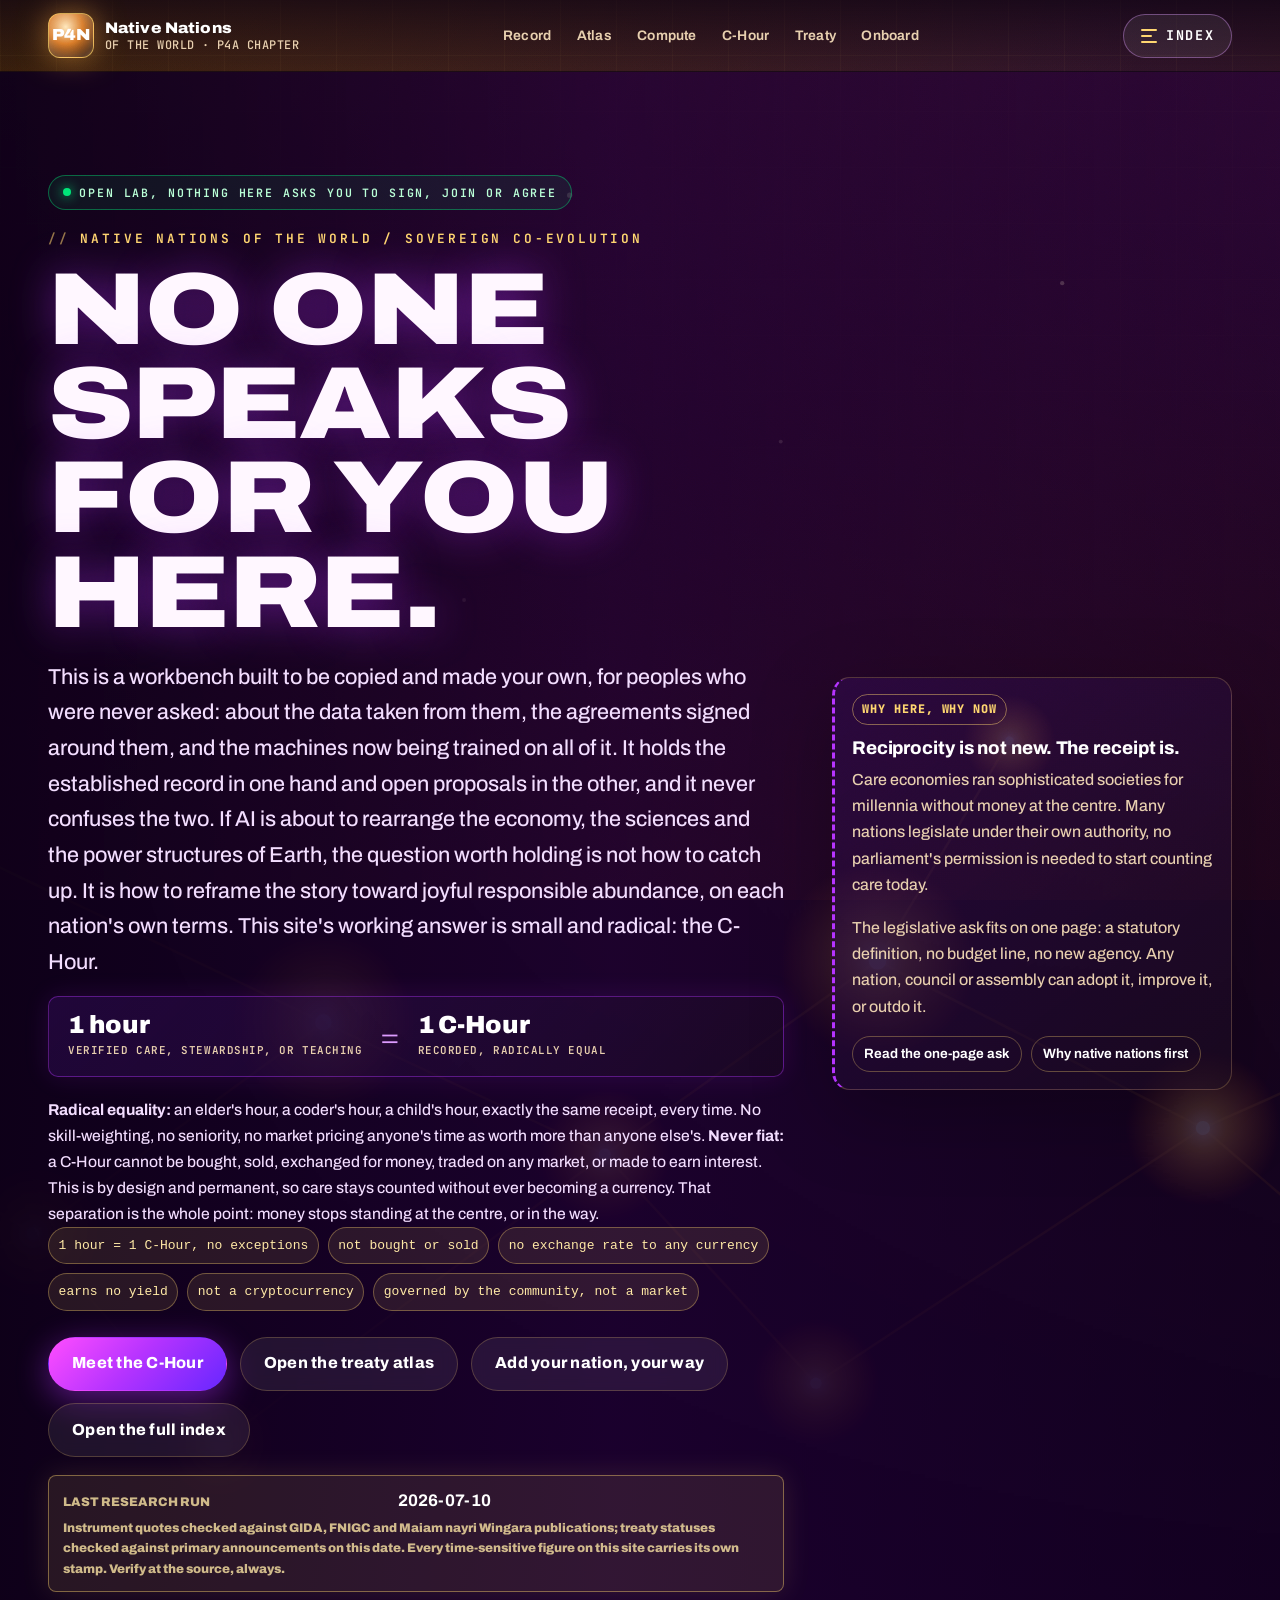
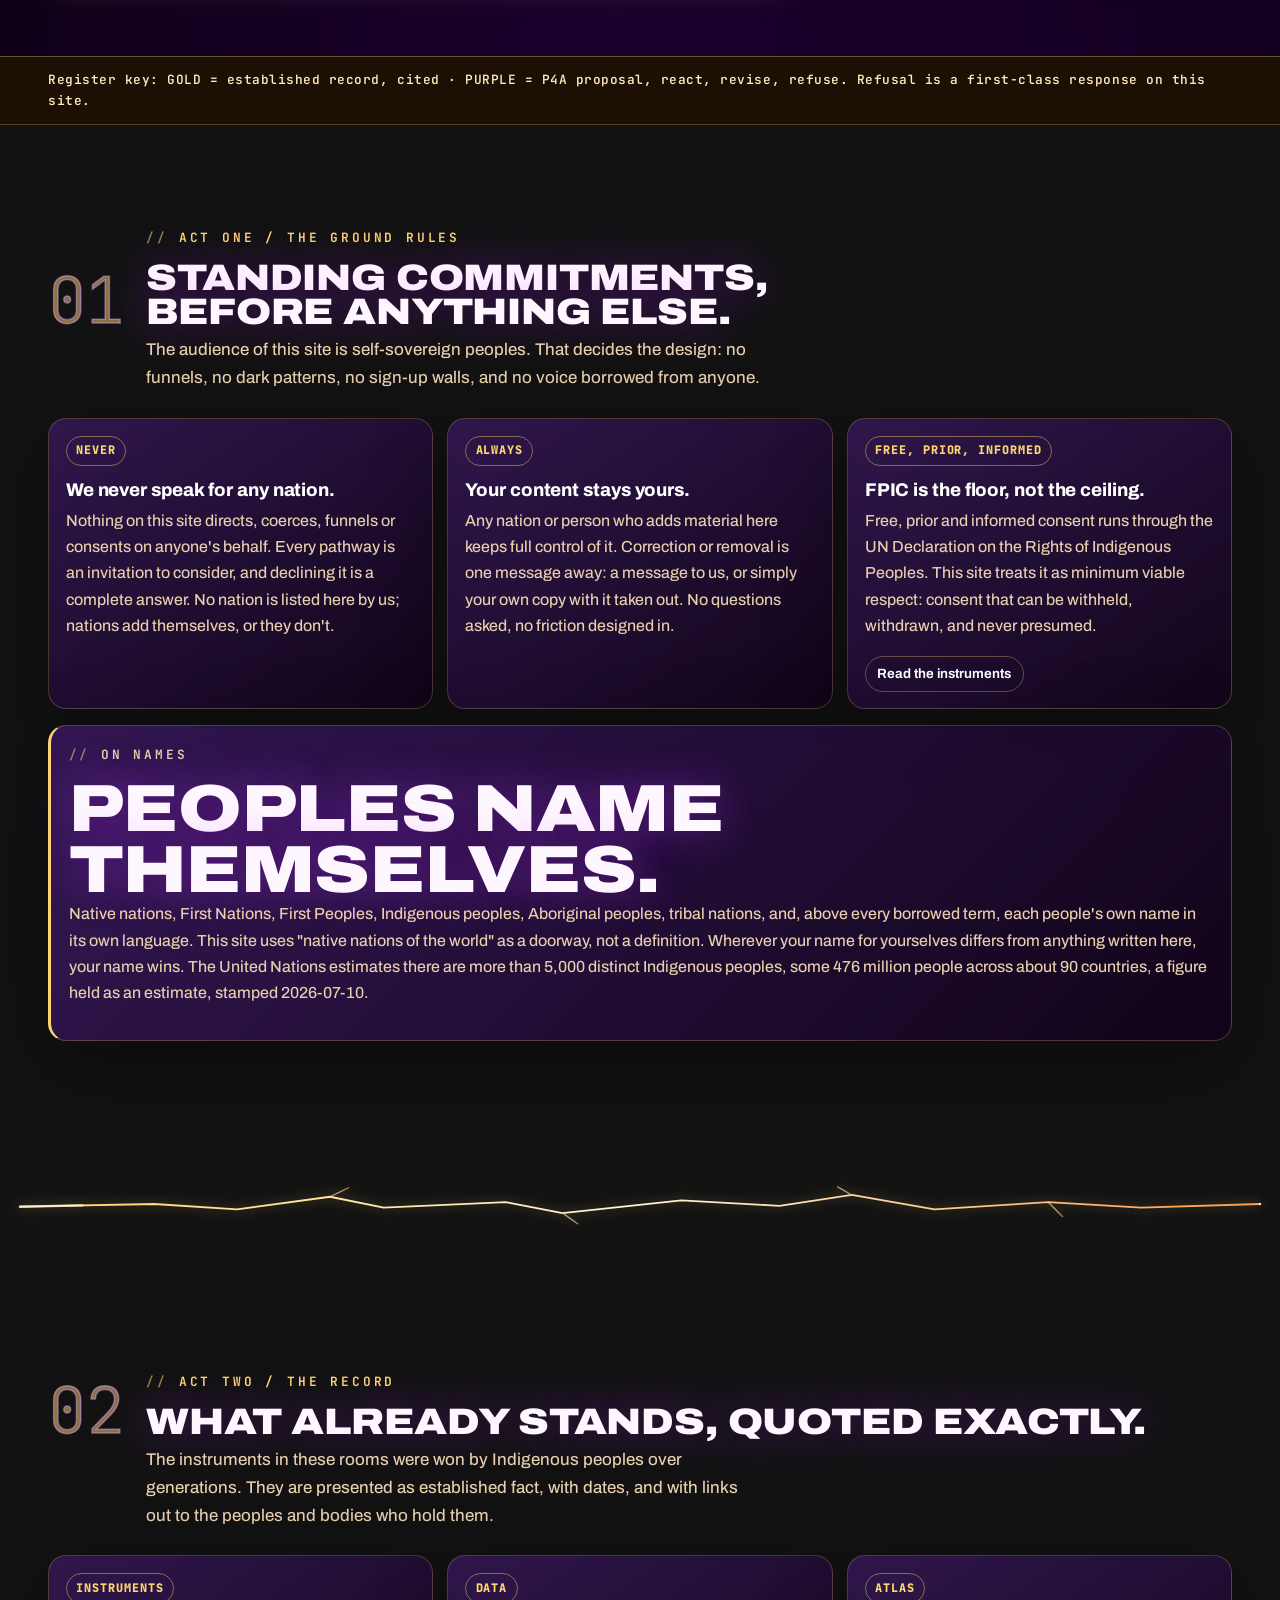
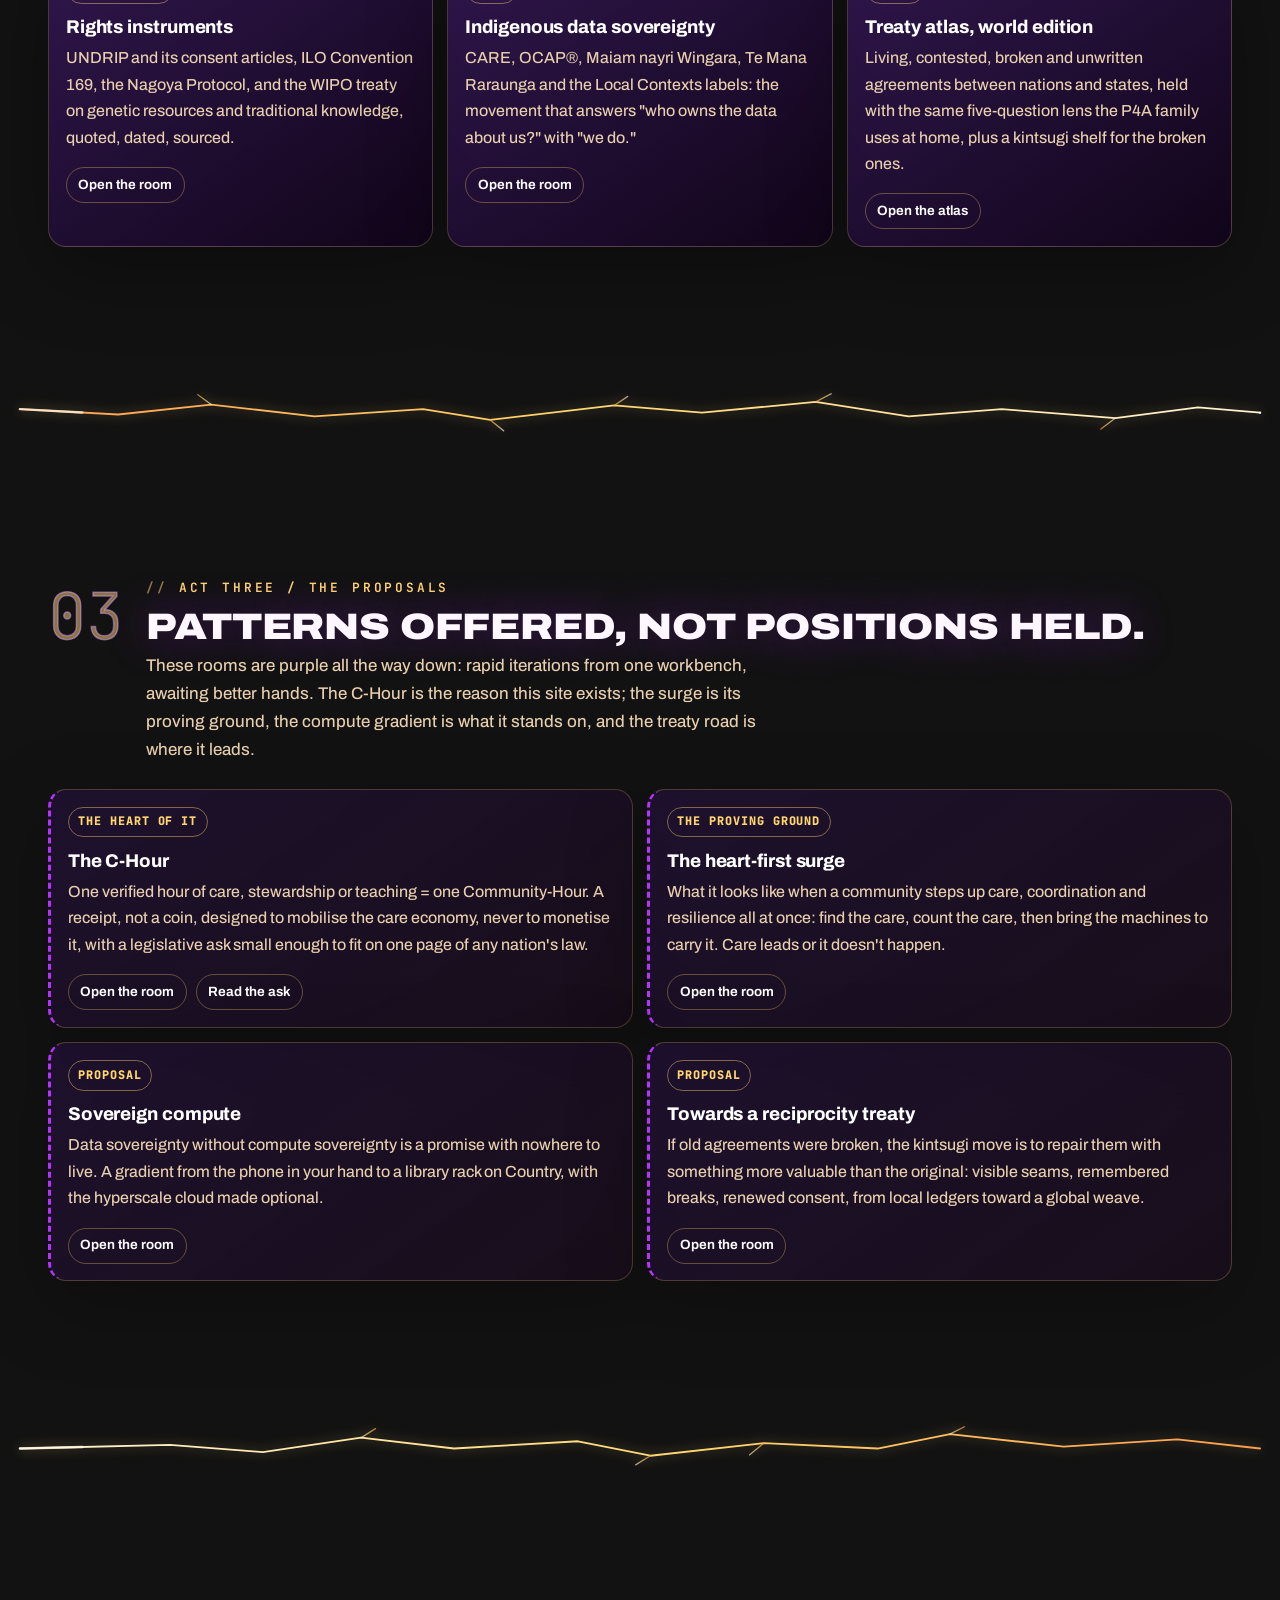
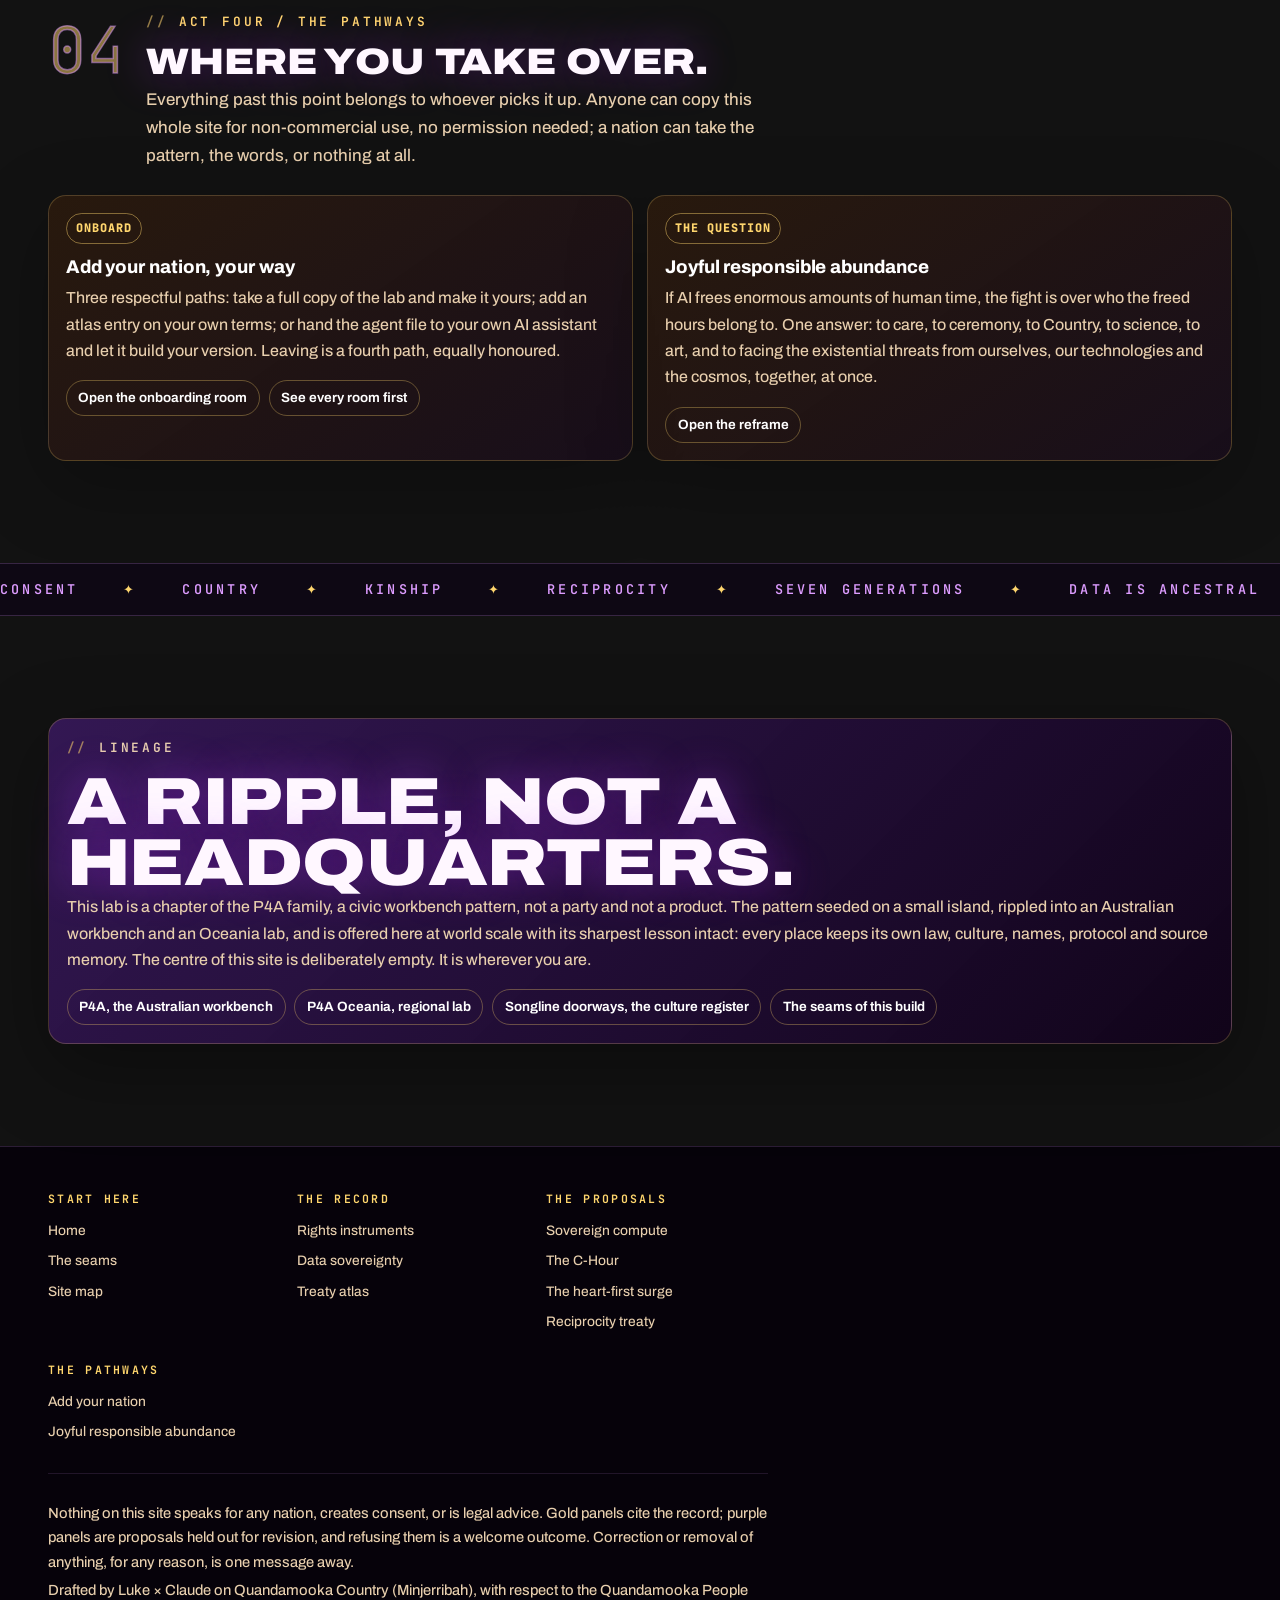
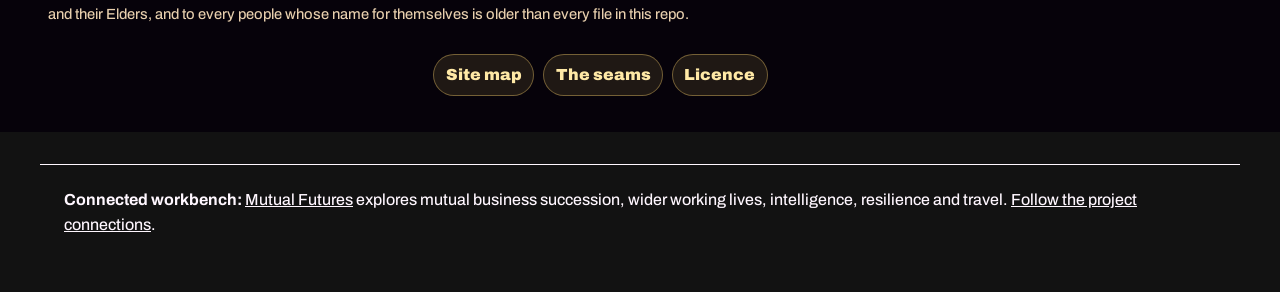
<file: index.html>
<!doctype html>
<html lang="en-AU">
<head>
  <meta charset="utf-8">
  <meta name="viewport" content="width=device-width, initial-scale=1">
  <title>Native Nations of the World: Sovereign Co-Evolution Lab</title>
  <meta name="description" content="An invitational lab for native nations of the world: Indigenous data sovereignty, decentralised compute, reciprocity economics and revised agreements, offered as pathways to consider, never directions to follow.">
  <meta name="theme-color" content="#1C0F05">
  <link rel="icon" type="image/svg+xml" href="assets/favicon.svg">
  <link rel="preload" href="assets/fonts/archivo-var.woff2" as="font" type="font/woff2" crossorigin>
  <link rel="preload" href="assets/fonts/jetbrains-mono-var.woff2" as="font" type="font/woff2" crossorigin>
  <link rel="stylesheet" href="styles.css?v=20260710-fires">
</head>
<body>
  <a class="skip-link" href="#main">Skip to content</a>
<header class="site-header">
  <a class="brand" href="index.html" aria-label="Native Nations lab home"><span class="brand-mark">P4N</span><span class="brand-text"><strong>Native Nations</strong><span>of the world · P4A chapter</span></span></a>
  <nav class="site-nav" data-nav aria-label="Primary">
    <a href="pages/instruments.html">Record</a>
    <a href="pages/treaty-atlas.html">Atlas</a>
    <a href="pages/compute.html">Compute</a>
    <a href="pages/c-hour.html">C-Hour</a>
    <a href="pages/reciprocity-treaty.html">Treaty</a>
    <a href="pages/onboard.html">Onboard</a>
  </nav>
  <button class="index-toggle" type="button" data-menu-toggle aria-expanded="false" aria-controls="site-index"><span class="index-toggle-lines" aria-hidden="true"><i></i><i></i><i></i></span><span class="index-toggle-label">Index</span></button>
</header>

  <main id="main">
    <section class="hero cinema-hero">
      <div class="hero-image"><img loading="eager" fetchpriority="high" decoding="async" src="assets/fires-hero.svg" alt="A dark landscape of many small fires joined by fine gold seams, with no fire at the centre"></div>
      <div class="hero-content hero-grid reveal">
        <div>
          <p class="hero-status">Open lab, nothing here asks you to sign, join or agree</p>
          <p class="eyebrow">Native nations of the world / sovereign co-evolution</p>
          <h1>No one speaks for you here.</h1>
          <p class="hero-copy">This is a workbench built to be copied and made your own, for peoples who were never asked: about the data taken from them, the agreements signed around them, and the machines now being trained on all of it. It holds the established record in one hand and open proposals in the other, and it never confuses the two. If AI is about to rearrange the economy, the sciences and the power structures of Earth, the question worth holding is not how to catch up. It is how to reframe the story toward joyful responsible abundance, on each nation's own terms. This site's working answer is small and radical: the C-Hour.</p>
          <div class="chour-equals" role="img" aria-label="One verified hour of care equals one C-Hour, always, for anyone">
            <div class="chour-unit"><strong>1 hour</strong><span>verified care, stewardship, or teaching</span></div>
            <div class="chour-sign" aria-hidden="true">=</div>
            <div class="chour-unit"><strong>1 C-Hour</strong><span>recorded, radically equal</span></div>
          </div>
          <p class="hero-copy hero-copy-tight"><strong>Radical equality:</strong> an elder's hour, a coder's hour, a child's hour, exactly the same receipt, every time. No skill-weighting, no seniority, no market pricing anyone's time as worth more than anyone else's. <strong>Never fiat:</strong> a C-Hour cannot be bought, sold, exchanged for money, traded on any market, or made to earn interest. This is by design and permanent, so care stays counted without ever becoming a currency. That separation is the whole point: money stops standing at the centre, or in the way.</p>
          <div class="tag-strip hero-chour-tags">
            <code>1 hour = 1 C-Hour, no exceptions</code>
            <code>not bought or sold</code>
            <code>no exchange rate to any currency</code>
            <code>earns no yield</code>
            <code>not a cryptocurrency</code>
            <code>governed by the community, not a market</code>
          </div>
          <div class="hero-actions">
            <a class="button button-primary" href="pages/c-hour.html">Meet the C-Hour</a>
            <a class="button button-secondary" href="pages/treaty-atlas.html">Open the treaty atlas</a>
            <a class="button button-secondary" href="pages/onboard.html">Add your nation, your way</a>
            <button class="button button-secondary" type="button" data-menu-toggle aria-controls="site-index">Open the full index</button>
          </div>
          <div class="research-badge" aria-label="Last research run">
            <span>Last research run</span>
            <strong>2026-07-10</strong>
            <small>Instrument quotes checked against GIDA, FNIGC and Maiam nayri Wingara publications; treaty statuses checked against primary announcements on this date. Every time-sensitive figure on this site carries its own stamp. Verify at the source, always.</small>
          </div>
        </div>
        <aside class="card panel-proposal" aria-label="Why here, why now">
          <span>Why here, why now</span>
          <h3>Reciprocity is not new. The receipt is.</h3>
          <p>Care economies ran sophisticated societies for millennia without money at the centre. Many nations legislate under their own authority, no parliament's permission is needed to start counting care today.</p>
          <p>The legislative ask fits on one page: a statutory definition, no budget line, no new agency. Any nation, council or assembly can adopt it, improve it, or outdo it.</p>
          <div class="signal-row"><a href="pages/c-hour.html#the-ask">Read the one-page ask</a><a href="pages/c-hour.html#why-first">Why native nations first</a></div>
        </aside>
      </div>
    </section>

    <div class="notice-strip"><span>Register key: GOLD = established record, cited · PURPLE = P4A proposal, react, revise, refuse. Refusal is a first-class response on this site.</span></div>

    <section class="section" id="ground-rules">
      <div class="act-head reveal">
        <span class="act-num" aria-hidden="true">01</span>
        <div><p class="eyebrow">Act one / The ground rules</p><h2>Standing commitments, before anything else.</h2></div>
        <p>The audience of this site is self-sovereign peoples. That decides the design: no funnels, no dark patterns, no sign-up walls, and no voice borrowed from anyone.</p>
      </div>
      <div class="feature-grid reveal">
        <article class="card panel-record">
          <span>Never</span>
          <h3>We never speak for any nation.</h3>
          <p>Nothing on this site directs, coerces, funnels or consents on anyone's behalf. Every pathway is an invitation to consider, and declining it is a complete answer. No nation is listed here by us; nations add themselves, or they don't.</p>
        </article>
        <article class="card panel-record">
          <span>Always</span>
          <h3>Your content stays yours.</h3>
          <p>Any nation or person who adds material here keeps full control of it. Correction or removal is one message away: a message to us, or simply your own copy with it taken out. No questions asked, no friction designed in.</p>
        </article>
        <article class="card panel-record">
          <span>Free, prior, informed</span>
          <h3>FPIC is the floor, not the ceiling.</h3>
          <p>Free, prior and informed consent runs through the UN Declaration on the Rights of Indigenous Peoples. This site treats it as minimum viable respect: consent that can be withheld, withdrawn, and never presumed.</p>
          <div class="signal-row"><a href="pages/instruments.html">Read the instruments</a></div>
        </article>
      </div>
      <div class="page-shell reveal" style="margin-top:1rem">
        <div class="feature-panel panel-record" style="width:min(100%,var(--max));margin:0 auto">
          <p class="eyebrow">On names</p>
          <h2>Peoples name themselves.</h2>
          <p>Native nations, First Nations, First Peoples, Indigenous peoples, Aboriginal peoples, tribal nations, and, above every borrowed term, each people's own name in its own language. This site uses "native nations of the world" as a doorway, not a definition. Wherever your name for yourselves differs from anything written here, your name wins. The United Nations estimates there are more than 5,000 distinct Indigenous peoples, some 476 million people across about 90 countries, a figure held as an estimate, stamped 2026-07-10.</p>
        </div>
      </div>
    </section>

    <div class="kintsugi-seam" aria-hidden="true">
      <svg viewBox="0 0 1200 46" preserveAspectRatio="none" focusable="false">
        <defs><linearGradient id="seamGoldA" x1="0" y1="0" x2="1" y2="0"><stop offset="0" stop-color="#ffd66e"/><stop offset=".5" stop-color="#fff3d6"/><stop offset="1" stop-color="#ff9d4d"/></linearGradient></defs>
        <path class="seam-path" pathLength="1" stroke="url(#seamGoldA)" d="M0 24 L130 21 L210 27 L300 13 L352 25 L470 19 L525 31 L640 17 L735 23 L805 11 L885 27 L995 19 L1085 25 L1200 21"/>
        <path class="seam-path seam-branch" pathLength="1" stroke="url(#seamGoldA)" d="M300 13 L318 3"/>
        <path class="seam-path seam-branch" pathLength="1" stroke="url(#seamGoldA)" d="M525 31 L540 43"/>
        <path class="seam-path seam-branch" pathLength="1" stroke="url(#seamGoldA)" d="M805 11 L791 2"/>
        <path class="seam-path seam-branch" pathLength="1" stroke="url(#seamGoldA)" d="M995 19 L1009 35"/>
        <path class="seam-light" pathLength="1" d="M0 24 L130 21 L210 27 L300 13 L352 25 L470 19 L525 31 L640 17 L735 23 L805 11 L885 27 L995 19 L1085 25 L1200 21"/>
      </svg>
    </div>

    <section class="section" id="act-record">
      <div class="act-head reveal">
        <span class="act-num" aria-hidden="true">02</span>
        <div><p class="eyebrow">Act two / The record</p><h2>What already stands, quoted exactly.</h2></div>
        <p>The instruments in these rooms were won by Indigenous peoples over generations. They are presented as established fact, with dates, and with links out to the peoples and bodies who hold them.</p>
      </div>
      <div class="feature-grid reveal">
        <article class="card panel-record">
          <span>Instruments</span>
          <h3>Rights instruments</h3>
          <p>UNDRIP and its consent articles, ILO Convention 169, the Nagoya Protocol, and the WIPO treaty on genetic resources and traditional knowledge, quoted, dated, sourced.</p>
          <div class="signal-row"><a href="pages/instruments.html">Open the room</a></div>
        </article>
        <article class="card panel-record">
          <span>Data</span>
          <h3>Indigenous data sovereignty</h3>
          <p>CARE, OCAP®, Maiam nayri Wingara, Te Mana Raraunga and the Local Contexts labels: the movement that answers "who owns the data about us?" with "we do."</p>
          <div class="signal-row"><a href="pages/data-sovereignty.html">Open the room</a></div>
        </article>
        <article class="card panel-record">
          <span>Atlas</span>
          <h3>Treaty atlas, world edition</h3>
          <p>Living, contested, broken and unwritten agreements between nations and states, held with the same five-question lens the P4A family uses at home, plus a kintsugi shelf for the broken ones.</p>
          <div class="signal-row"><a href="pages/treaty-atlas.html">Open the atlas</a></div>
        </article>
      </div>
    </section>

    <div class="kintsugi-seam" aria-hidden="true">
      <svg viewBox="0 0 1200 46" preserveAspectRatio="none" focusable="false">
        <defs><linearGradient id="seamGoldB" x1="0" y1="0" x2="1" y2="0"><stop offset="0" stop-color="#ff9d4d"/><stop offset=".45" stop-color="#ffd66e"/><stop offset="1" stop-color="#fff3d6"/></linearGradient></defs>
        <path class="seam-path" pathLength="1" stroke="url(#seamGoldB)" d="M0 20 L95 26 L185 15 L285 28 L390 20 L455 32 L575 16 L660 24 L770 12 L860 28 L950 20 L1060 30 L1140 18 L1200 24"/>
        <path class="seam-path seam-branch" pathLength="1" stroke="url(#seamGoldB)" d="M185 15 L172 4"/>
        <path class="seam-path seam-branch" pathLength="1" stroke="url(#seamGoldB)" d="M455 32 L468 44"/>
        <path class="seam-path seam-branch" pathLength="1" stroke="url(#seamGoldB)" d="M575 16 L588 6"/>
        <path class="seam-path seam-branch" pathLength="1" stroke="url(#seamGoldB)" d="M770 12 L785 3"/>
        <path class="seam-path seam-branch" pathLength="1" stroke="url(#seamGoldB)" d="M1060 30 L1046 42"/>
        <path class="seam-light" pathLength="1" d="M0 20 L95 26 L185 15 L285 28 L390 20 L455 32 L575 16 L660 24 L770 12 L860 28 L950 20 L1060 30 L1140 18 L1200 24"/>
      </svg>
    </div>

    <section class="section" id="act-proposals">
      <div class="act-head reveal">
        <span class="act-num" aria-hidden="true">03</span>
        <div><p class="eyebrow">Act three / The proposals</p><h2>Patterns offered, not positions held.</h2></div>
        <p>These rooms are purple all the way down: rapid iterations from one workbench, awaiting better hands. The C-Hour is the reason this site exists; the surge is its proving ground, the compute gradient is what it stands on, and the treaty road is where it leads.</p>
      </div>
      <div class="region-grid reveal">
        <article class="region-card panel-proposal">
          <span>The heart of it</span>
          <h3>The C-Hour</h3>
          <p>One verified hour of care, stewardship or teaching = one Community-Hour. A receipt, not a coin, designed to mobilise the care economy, never to monetise it, with a legislative ask small enough to fit on one page of any nation's law.</p>
          <div class="signal-row"><a href="pages/c-hour.html">Open the room</a><a href="pages/c-hour.html#the-ask">Read the ask</a></div>
        </article>
        <article class="region-card panel-proposal">
          <span>The proving ground</span>
          <h3>The heart-first surge</h3>
          <p>What it looks like when a community steps up care, coordination and resilience all at once: find the care, count the care, then bring the machines to carry it. Care leads or it doesn't happen.</p>
          <div class="signal-row"><a href="pages/surge.html">Open the room</a></div>
        </article>
        <article class="region-card panel-proposal">
          <span>Proposal</span>
          <h3>Sovereign compute</h3>
          <p>Data sovereignty without compute sovereignty is a promise with nowhere to live. A gradient from the phone in your hand to a library rack on Country, with the hyperscale cloud made optional.</p>
          <div class="signal-row"><a href="pages/compute.html">Open the room</a></div>
        </article>
        <article class="region-card panel-proposal">
          <span>Proposal</span>
          <h3>Towards a reciprocity treaty</h3>
          <p>If old agreements were broken, the kintsugi move is to repair them with something more valuable than the original: visible seams, remembered breaks, renewed consent, from local ledgers toward a global weave.</p>
          <div class="signal-row"><a href="pages/reciprocity-treaty.html">Open the room</a></div>
        </article>
      </div>
    </section>

    <div class="kintsugi-seam" aria-hidden="true">
      <svg viewBox="0 0 1200 46" preserveAspectRatio="none" focusable="false">
        <defs><linearGradient id="seamGoldC" x1="0" y1="0" x2="1" y2="0"><stop offset="0" stop-color="#fff3d6"/><stop offset=".55" stop-color="#ffd66e"/><stop offset="1" stop-color="#ff9d4d"/></linearGradient></defs>
        <path class="seam-path" pathLength="1" stroke="url(#seamGoldC)" d="M0 26 L145 22 L235 30 L330 14 L420 26 L540 18 L610 34 L720 20 L830 26 L900 10 L1010 24 L1120 16 L1200 26"/>
        <path class="seam-path seam-branch" pathLength="1" stroke="url(#seamGoldC)" d="M330 14 L344 4"/>
        <path class="seam-path seam-branch" pathLength="1" stroke="url(#seamGoldC)" d="M610 34 L596 44"/>
        <path class="seam-path seam-branch" pathLength="1" stroke="url(#seamGoldC)" d="M720 20 L706 33"/>
        <path class="seam-path seam-branch" pathLength="1" stroke="url(#seamGoldC)" d="M900 10 L914 2"/>
        <path class="seam-light" pathLength="1" d="M0 26 L145 22 L235 30 L330 14 L420 26 L540 18 L610 34 L720 20 L830 26 L900 10 L1010 24 L1120 16 L1200 26"/>
      </svg>
    </div>

    <section class="section" id="act-pathways">
      <div class="act-head reveal">
        <span class="act-num" aria-hidden="true">04</span>
        <div><p class="eyebrow">Act four / The pathways</p><h2>Where you take over.</h2></div>
        <p>Everything past this point belongs to whoever picks it up. Anyone can copy this whole site for non-commercial use, no permission needed; a nation can take the pattern, the words, or nothing at all.</p>
      </div>
      <div class="region-grid reveal">
        <article class="region-card">
          <span>Onboard</span>
          <h3>Add your nation, your way</h3>
          <p>Three respectful paths: take a full copy of the lab and make it yours; add an atlas entry on your own terms; or hand the agent file to your own AI assistant and let it build your version. Leaving is a fourth path, equally honoured.</p>
          <div class="signal-row"><a href="pages/onboard.html">Open the onboarding room</a><a href="pages/site-map.html">See every room first</a></div>
        </article>
        <article class="region-card">
          <span>The question</span>
          <h3>Joyful responsible abundance</h3>
          <p>If AI frees enormous amounts of human time, the fight is over who the freed hours belong to. One answer: to care, to ceremony, to Country, to science, to art, and to facing the existential threats from ourselves, our technologies and the cosmos, together, at once.</p>
          <div class="signal-row"><a href="pages/abundance.html">Open the reframe</a></div>
        </article>
      </div>
    </section>

    <div class="p4a-marquee" aria-hidden="true">
      <div class="marquee-track">
        <span>consent</span><span>Country</span><span>kinship</span><span>reciprocity</span><span>seven generations</span><span>data is ancestral</span><span>copy freely</span><span>refuse freely</span><span>repair with gold</span><span>more time for joy</span>
        <span>consent</span><span>Country</span><span>kinship</span><span>reciprocity</span><span>seven generations</span><span>data is ancestral</span><span>copy freely</span><span>refuse freely</span><span>repair with gold</span><span>more time for joy</span>
      </div>
    </div>

    <section class="section" id="lineage">
      <div class="page-shell reveal">
        <div class="feature-panel" style="width:min(100%,var(--max));margin:0 auto">
          <p class="eyebrow">Lineage</p>
          <h2>A ripple, not a headquarters.</h2>
          <p>This lab is a chapter of the P4A family, a civic workbench pattern, not a party and not a product. The pattern seeded on a small island, rippled into an Australian workbench and an Oceania lab, and is offered here at world scale with its sharpest lesson intact: every place keeps its own law, culture, names, protocol and source memory. The centre of this site is deliberately empty. It is wherever you are.</p>
          <div class="signal-row">
            <a href="https://auraofintelligence.github.io/p4a-xyz-cinema/">P4A, the Australian workbench</a>
            <a href="https://auraofintelligence.github.io/p4a-oceania-cinema/">P4A Oceania, regional lab</a>
            <a href="pages/abundance.html#songlines">Songline doorways, the culture register</a>
            <a href="pages/seams.html">The seams of this build</a>
          </div>
        </div>
      </div>
    </section>
  </main>

  <footer class="site-footer">
    <div>
      <p>Nothing on this site speaks for any nation, creates consent, or is legal advice. Gold panels cite the record; purple panels are proposals held out for revision, and refusing them is a welcome outcome. Correction or removal of anything, for any reason, is one message away.</p>
      <p>Drafted by Luke × Claude on Quandamooka Country (Minjerribah), with respect to the Quandamooka People and their Elders, and to every people whose name for themselves is older than every file in this repo.</p>
    </div>
    <nav class="footer-links" aria-label="Footer links"><a href="pages/site-map.html">Site map</a><a href="pages/seams.html">The seams</a><a href="LICENCE.md">Licence</a></nav>
  </footer>
  <script src="script.js?v=20260710-fires"></script>
<script src="assets/site-nav.js?v=20260710-fires"></script>

<aside id="mutual-futures-connection" aria-label="Connected public workbench" style="max-width:1200px;margin:32px auto;padding:22px 24px;border-top:1px solid currentColor;font:inherit;line-height:1.6"><p style="margin:0"><strong>Connected workbench: </strong><a href="https://auraofintelligence.github.io/mutual-futures/" target="_blank" rel="noopener noreferrer">Mutual Futures</a> explores mutual business succession, wider working lives, intelligence, resilience and travel. <a href="https://auraofintelligence.github.io/mutual-futures/sources.html" target="_blank" rel="noopener noreferrer">Follow the project connections</a>.</p></aside>
</body>
</html>
</file>
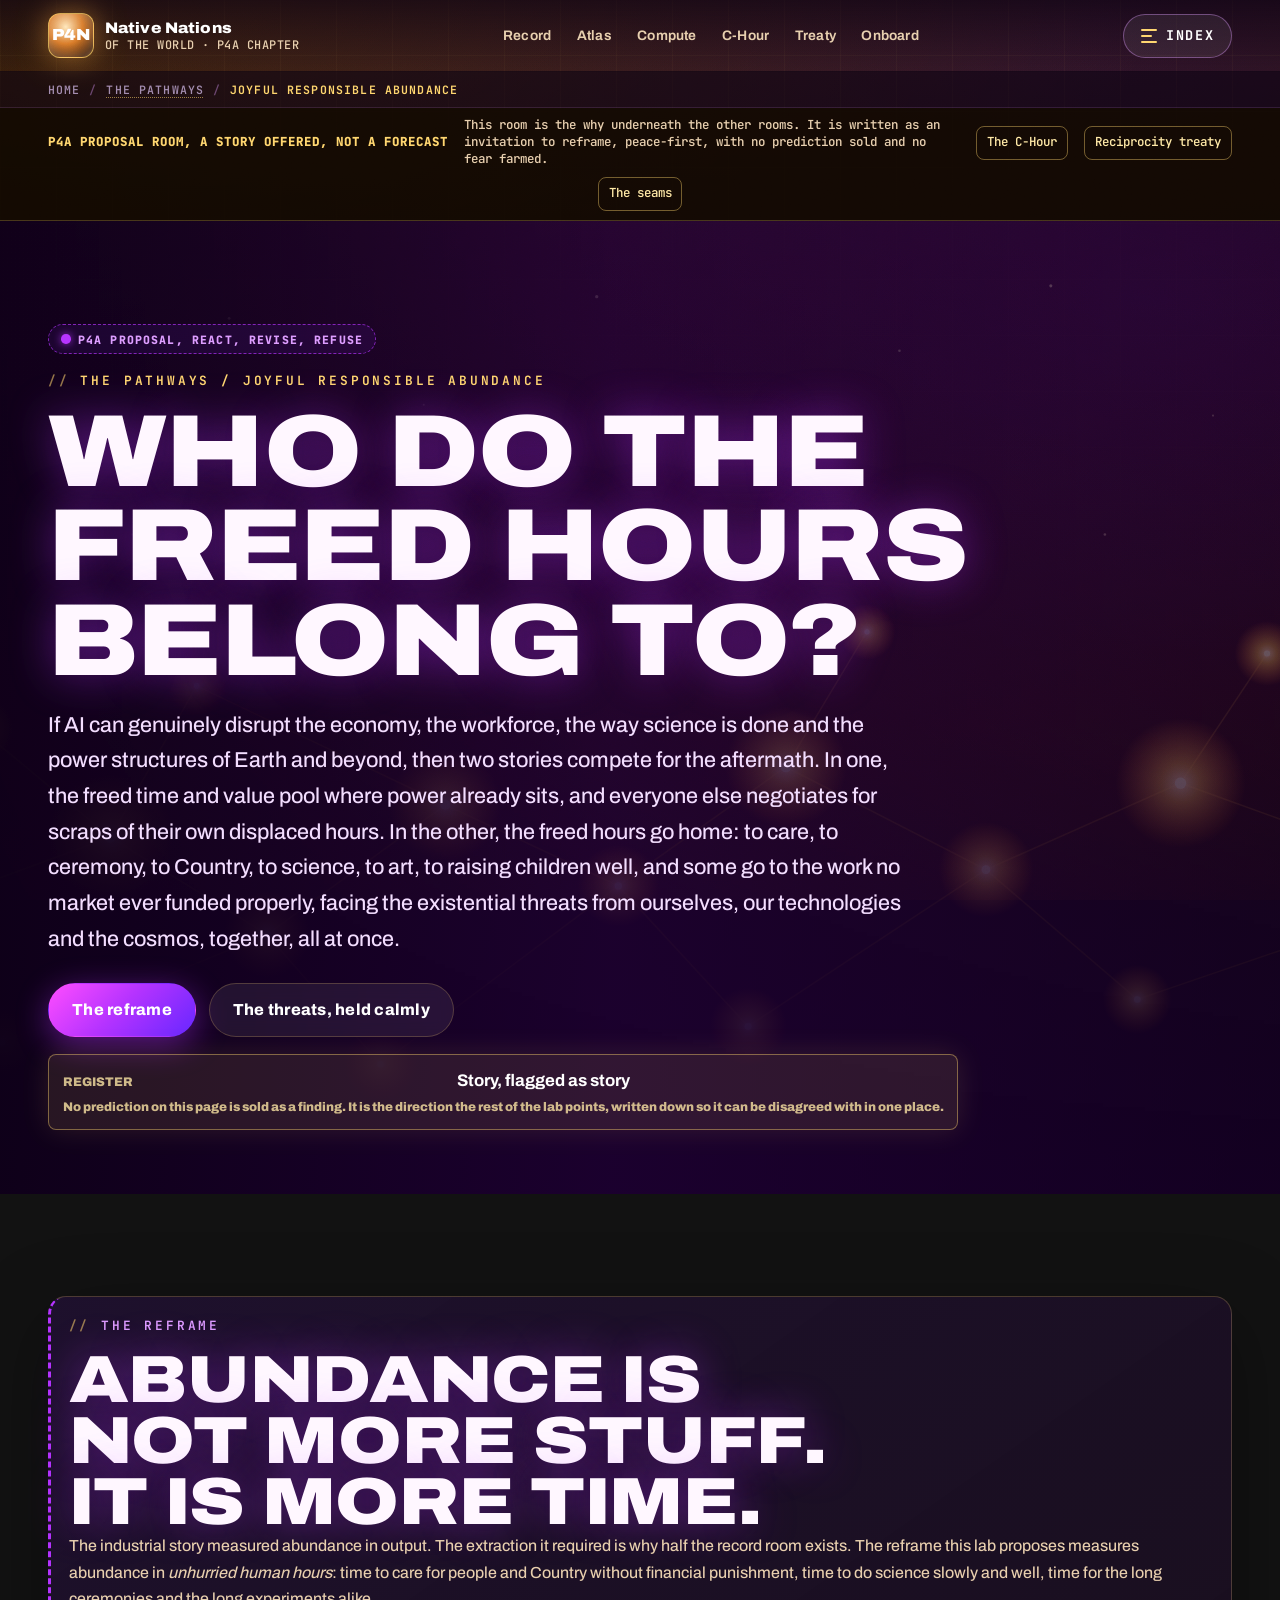
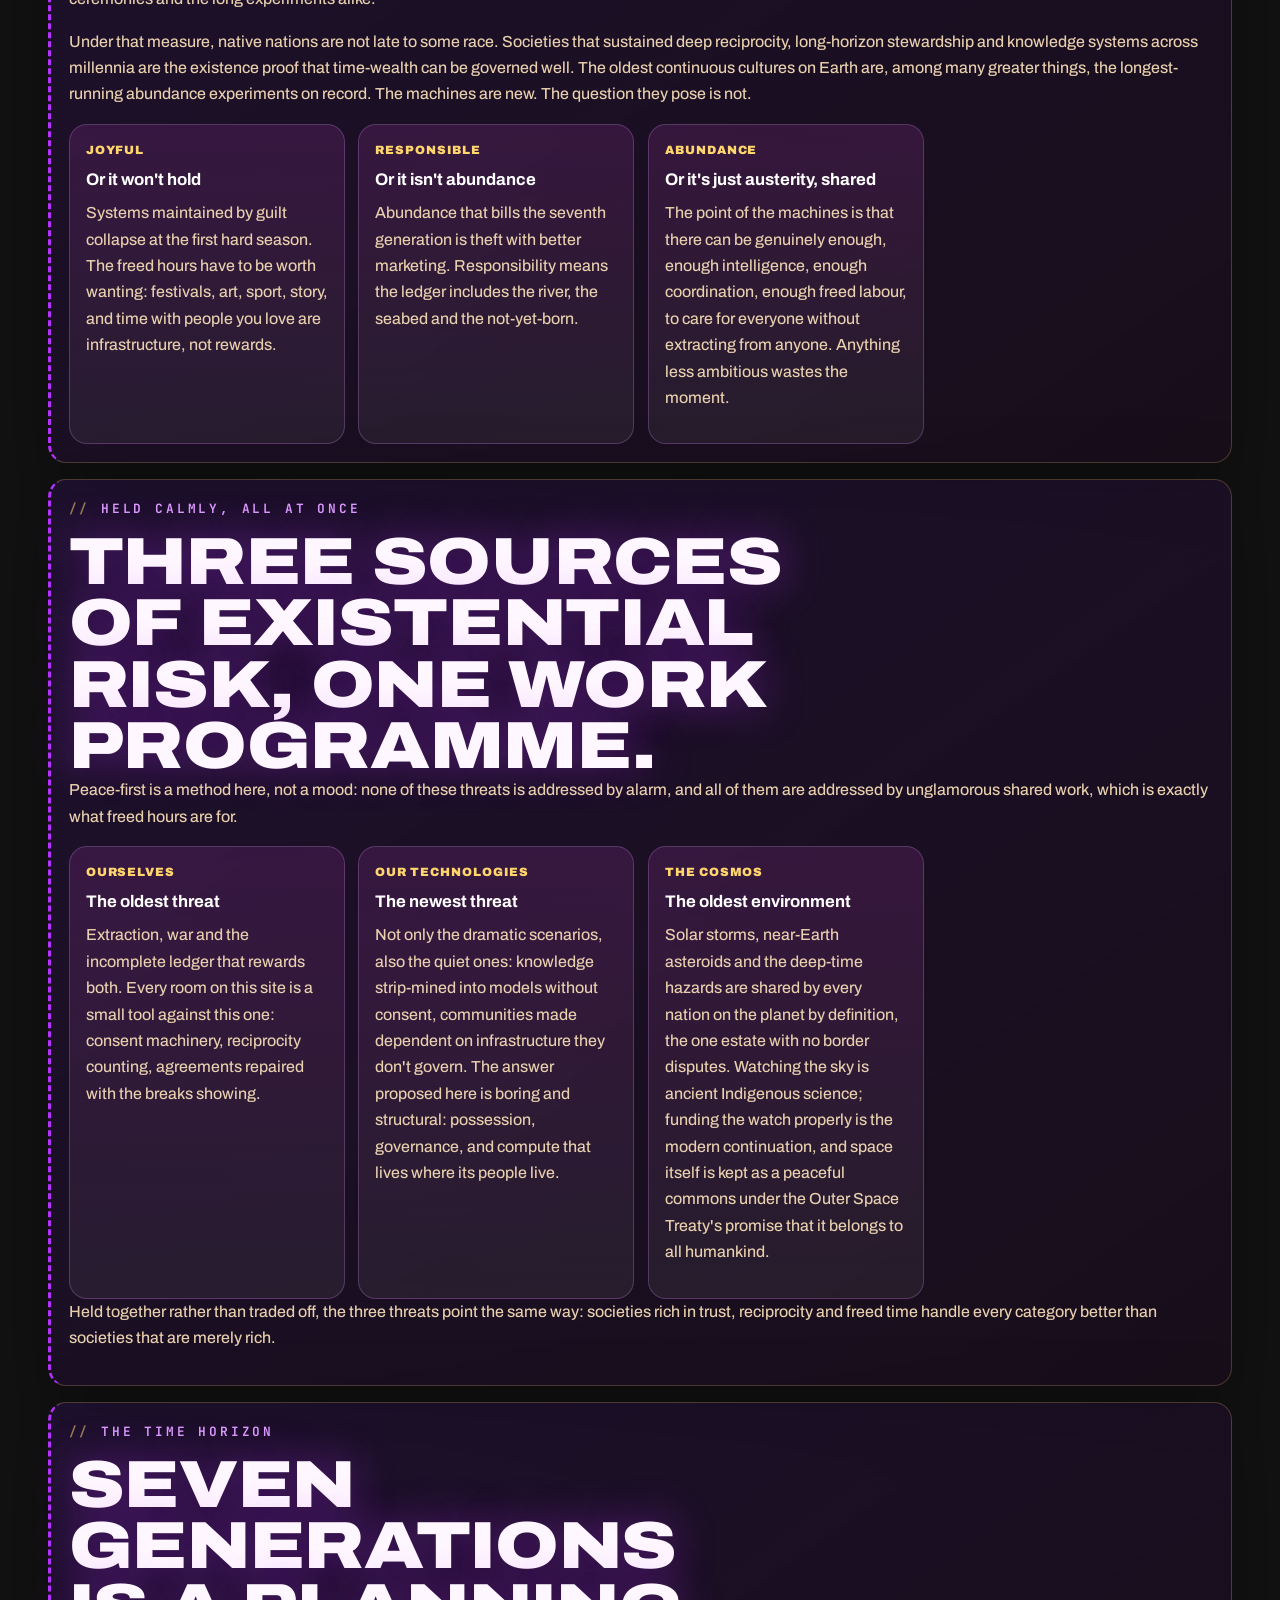
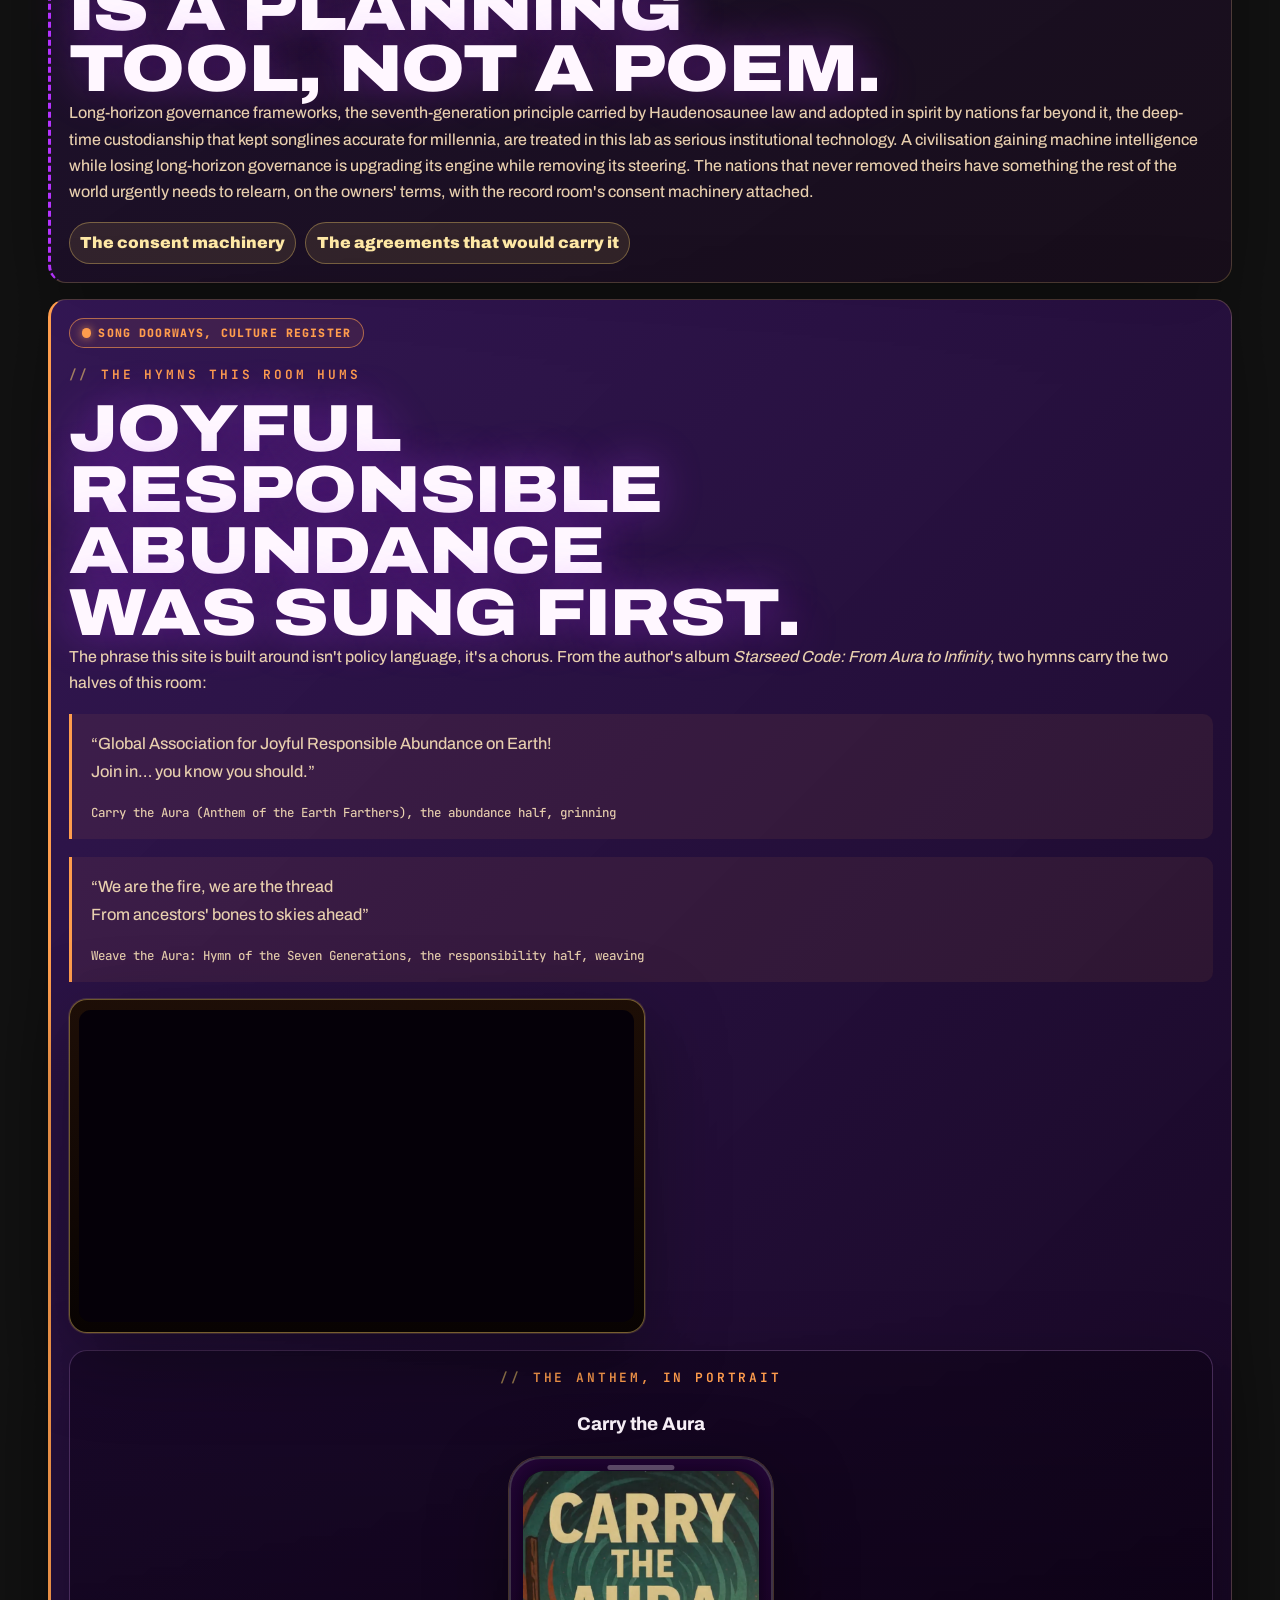
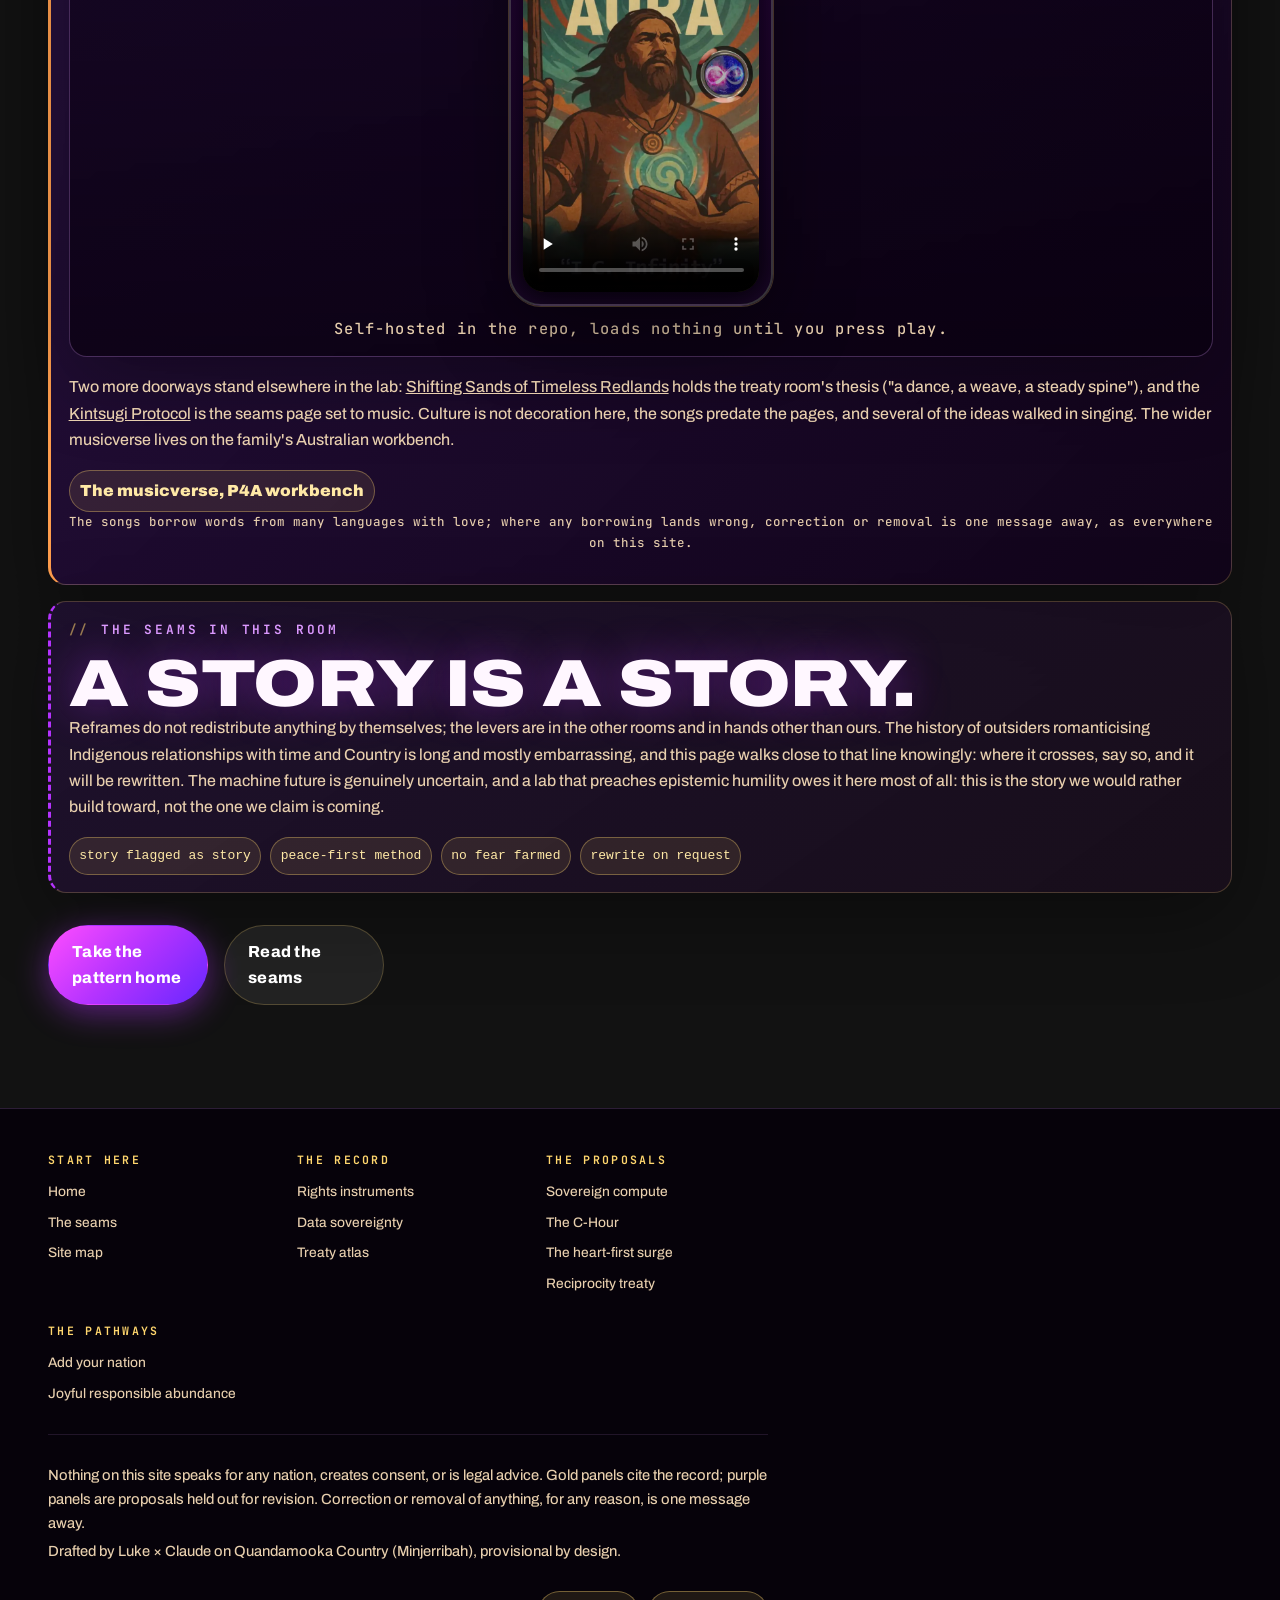
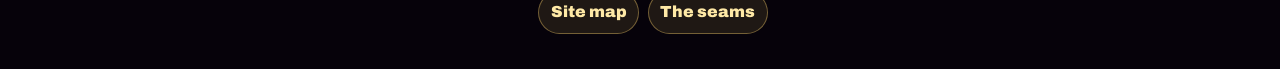
<file: pages/abundance.html>
<!doctype html>
<html lang="en-AU">
<head>
  <meta charset="utf-8">
  <meta name="viewport" content="width=device-width, initial-scale=1">
  <title>Joyful Responsible Abundance: The Reframe | Native Nations Lab</title>
  <meta name="description" content="The question under the whole lab: if AI rearranges the economy, science and power, who do the freed hours belong to? A reframe toward joyful responsible abundance, facing threats from ourselves, our technologies and the cosmos at once.">
  <meta name="theme-color" content="#1C0F05">
  <link rel="icon" type="image/svg+xml" href="../assets/favicon.svg">
  <link rel="stylesheet" href="../styles.css?v=20260710-fires">
</head>
<body data-theme="royal" data-foundation-page="abundance">
  <a class="skip-link" href="#main">Skip to content</a>
<header class="site-header">
  <a class="brand" href="../index.html" aria-label="Native Nations lab home"><span class="brand-mark">P4N</span><span class="brand-text"><strong>Native Nations</strong><span>of the world · P4A chapter</span></span></a>
  <nav class="site-nav" data-nav aria-label="Primary">
    <a href="instruments.html">Record</a>
    <a href="treaty-atlas.html">Atlas</a>
    <a href="compute.html">Compute</a>
    <a href="c-hour.html">C-Hour</a>
    <a href="reciprocity-treaty.html">Treaty</a>
    <a href="onboard.html">Onboard</a>
  </nav>
  <button class="index-toggle" type="button" data-menu-toggle aria-expanded="false" aria-controls="site-index"><span class="index-toggle-lines" aria-hidden="true"><i></i><i></i><i></i></span><span class="index-toggle-label">Index</span></button>
</header>
  <div class="site-layer-strip" aria-label="Current register">
    <strong>P4A proposal room, a story offered, not a forecast</strong>
    <span>This room is the why underneath the other rooms. It is written as an invitation to reframe, peace-first, with no prediction sold and no fear farmed.</span>
    <a href="c-hour.html">The C-Hour</a>
    <a href="reciprocity-treaty.html">Reciprocity treaty</a>
    <a href="seams.html">The seams</a>
  </div>
  <main id="main">
    <section class="hero page-hero foundation-hero">
      <div class="hero-image"><img loading="eager" fetchpriority="high" decoding="async" src="../assets/fires-hero.svg" alt="Many small fires joined by fine gold seams across a dark landscape"></div>
      <div class="hero-content reveal">
        <span class="register-chip chip-proposal">P4A proposal, react, revise, refuse</span>
        <p class="eyebrow">The pathways / joyful responsible abundance</p>
        <h1>Who do the freed hours belong to?</h1>
        <p class="hero-copy">If AI can genuinely disrupt the economy, the workforce, the way science is done and the power structures of Earth and beyond, then two stories compete for the aftermath. In one, the freed time and value pool where power already sits, and everyone else negotiates for scraps of their own displaced hours. In the other, the freed hours go home: to care, to ceremony, to Country, to science, to art, to raising children well, and some go to the work no market ever funded properly, facing the existential threats from ourselves, our technologies and the cosmos, together, all at once.</p>
        <div class="hero-actions">
          <a class="button button-primary" href="#reframe">The reframe</a>
          <a class="button button-secondary" href="#threats">The threats, held calmly</a>
        </div>
        <div class="research-badge foundation-research" aria-label="Register note">
          <span>Register</span>
          <strong>Story, flagged as story</strong>
          <small>No prediction on this page is sold as a finding. It is the direction the rest of the lab points, written down so it can be disagreed with in one place.</small>
        </div>
      </div>
    </section>
    <section class="section foundation-section" aria-label="Abundance content">
      <div class="page-shell foundation-shell">
        <div class="page-copy reveal" style="width:100%">

          <div class="feature-panel foundation-panel panel-proposal" id="reframe">
            <p class="eyebrow">The reframe</p>
            <h2>Abundance is not more stuff. It is more time.</h2>
            <p>The industrial story measured abundance in output. The extraction it required is why half the record room exists. The reframe this lab proposes measures abundance in <em>unhurried human hours</em>: time to care for people and Country without financial punishment, time to do science slowly and well, time for the long ceremonies and the long experiments alike.</p>
            <p>Under that measure, native nations are not late to some race. Societies that sustained deep reciprocity, long-horizon stewardship and knowledge systems across millennia are the existence proof that time-wealth can be governed well. The oldest continuous cultures on Earth are, among many greater things, the longest-running abundance experiments on record. The machines are new. The question they pose is not.</p>
            <div class="constitution-grid foundation-card-grid">
              <article class="track-card"><span>Joyful</span><strong>Or it won't hold</strong><p>Systems maintained by guilt collapse at the first hard season. The freed hours have to be worth wanting: festivals, art, sport, story, and time with people you love are infrastructure, not rewards.</p></article>
              <article class="track-card"><span>Responsible</span><strong>Or it isn't abundance</strong><p>Abundance that bills the seventh generation is theft with better marketing. Responsibility means the ledger includes the river, the seabed and the not-yet-born.</p></article>
              <article class="track-card"><span>Abundance</span><strong>Or it's just austerity, shared</strong><p>The point of the machines is that there can be genuinely enough, enough intelligence, enough coordination, enough freed labour, to care for everyone without extracting from anyone. Anything less ambitious wastes the moment.</p></article>
            </div>
          </div>

          <div class="feature-panel foundation-panel panel-proposal" id="threats">
            <p class="eyebrow">Held calmly, all at once</p>
            <h2>Three sources of existential risk, one work programme.</h2>
            <p>Peace-first is a method here, not a mood: none of these threats is addressed by alarm, and all of them are addressed by unglamorous shared work, which is exactly what freed hours are for.</p>
            <div class="constitution-grid foundation-card-grid">
              <article class="track-card"><span>Ourselves</span><strong>The oldest threat</strong><p>Extraction, war and the incomplete ledger that rewards both. Every room on this site is a small tool against this one: consent machinery, reciprocity counting, agreements repaired with the breaks showing.</p></article>
              <article class="track-card"><span>Our technologies</span><strong>The newest threat</strong><p>Not only the dramatic scenarios, also the quiet ones: knowledge strip-mined into models without consent, communities made dependent on infrastructure they don't govern. The answer proposed here is boring and structural: possession, governance, and compute that lives where its people live.</p></article>
              <article class="track-card"><span>The cosmos</span><strong>The oldest environment</strong><p>Solar storms, near-Earth asteroids and the deep-time hazards are shared by every nation on the planet by definition, the one estate with no border disputes. Watching the sky is ancient Indigenous science; funding the watch properly is the modern continuation, and space itself is kept as a peaceful commons under the Outer Space Treaty's promise that it belongs to all humankind.</p></article>
            </div>
            <p>Held together rather than traded off, the three threats point the same way: societies rich in trust, reciprocity and freed time handle every category better than societies that are merely rich.</p>
          </div>

          <div class="feature-panel foundation-panel panel-proposal" id="seven-generations">
            <p class="eyebrow">The time horizon</p>
            <h2>Seven generations is a planning tool, not a poem.</h2>
            <p>Long-horizon governance frameworks, the seventh-generation principle carried by Haudenosaunee law and adopted in spirit by nations far beyond it, the deep-time custodianship that kept songlines accurate for millennia, are treated in this lab as serious institutional technology. A civilisation gaining machine intelligence while losing long-horizon governance is upgrading its engine while removing its steering. The nations that never removed theirs have something the rest of the world urgently needs to relearn, on the owners' terms, with the record room's consent machinery attached.</p>
            <div class="source-links foundation-links"><a href="instruments.html">The consent machinery</a><a href="reciprocity-treaty.html">The agreements that would carry it</a></div>
          </div>

          <div class="feature-panel foundation-panel panel-culture" id="songlines">
            <span class="register-chip chip-culture">Song doorways, culture register</span>
            <p class="eyebrow">The hymns this room hums</p>
            <h2>Joyful responsible abundance was sung first.</h2>
            <p>The phrase this site is built around isn't policy language, it's a chorus. From the author's album <em>Starseed Code: From Aura to Infinity</em>, two hymns carry the two halves of this room:</p>
            <blockquote class="instrument-quote culture-quote">
              <p>“Global Association for Joyful Responsible Abundance on Earth!<br>Join in… you know you should.”</p>
              <footer>Carry the Aura (Anthem of the Earth Farthers), the abundance half, grinning</footer>
            </blockquote>
            <blockquote class="instrument-quote culture-quote">
              <p>“We are the fire, we are the thread<br>From ancestors' bones to skies ahead”</p>
              <footer>Weave the Aura: Hymn of the Seven Generations, the responsibility half, weaving</footer>
            </blockquote>
            <div class="song-frame"><iframe src="https://www.youtube-nocookie.com/embed/BBAPXsk8log" title="Weave the Aura: Hymn of the Seven Generations, song video" loading="lazy" allow="accelerometer; clipboard-write; encrypted-media; gyroscope; picture-in-picture; web-share" allowfullscreen></iframe></div>
            <aside class="home-phone-panel" aria-label="Carry the Aura, portrait video" style="margin:1.1rem 0">
              <p class="eyebrow">The anthem, in portrait</p>
              <h3>Carry the Aura</h3>
              <div class="phone-frame">
                <video controls preload="none" playsinline poster="../assets/media/carry-the-aura-poster.webp" style="display:block;width:100%;aspect-ratio:9/16;border:0;border-radius:1.35rem;background:#050008">
                  <source src="../assets/media/carry-the-aura-portrait.mp4" type="video/mp4">
                  Your browser can't play this video, the audio lives on in the musicverse link below.
                </video>
              </div>
              <p class="seam-note">Self-hosted in the repo, loads nothing until you press play.</p>
            </aside>
            <p>Two more doorways stand elsewhere in the lab: <a href="reciprocity-treaty.html#song-doorway">Shifting Sands of Timeless Redlands</a> holds the treaty room's thesis ("a dance, a weave, a steady spine"), and the <a href="seams.html#song-doorway">Kintsugi Protocol</a> is the seams page set to music. Culture is not decoration here, the songs predate the pages, and several of the ideas walked in singing. The wider musicverse lives on the family's Australian workbench.</p>
            <div class="source-links foundation-links"><a href="https://auraofintelligence.github.io/p4a-xyz-cinema/pages/musicverse.html">The musicverse, P4A workbench</a></div>
            <p class="seam-note">The songs borrow words from many languages with love; where any borrowing lands wrong, correction or removal is one message away, as everywhere on this site.</p>
          </div>

          <div class="feature-panel foundation-panel panel-proposal" id="seams-here">
            <p class="eyebrow">The seams in this room</p>
            <h2>A story is a story.</h2>
            <p>Reframes do not redistribute anything by themselves; the levers are in the other rooms and in hands other than ours. The history of outsiders romanticising Indigenous relationships with time and Country is long and mostly embarrassing, and this page walks close to that line knowingly: where it crosses, say so, and it will be rewritten. The machine future is genuinely uncertain, and a lab that preaches epistemic humility owes it here most of all: this is the story we would rather build toward, not the one we claim is coming.</p>
            <div class="tag-strip"><code>story flagged as story</code><code>peace-first method</code><code>no fear farmed</code><code>rewrite on request</code></div>
          </div>

          <div class="next-trail"><a class="button button-primary" href="onboard.html">Take the pattern home</a><a class="button button-secondary" href="seams.html">Read the seams</a></div>
        </div>
      </div>
    </section>
  </main>
  <footer class="site-footer">
    <div>
      <p>Nothing on this site speaks for any nation, creates consent, or is legal advice. Gold panels cite the record; purple panels are proposals held out for revision. Correction or removal of anything, for any reason, is one message away.</p>
      <p>Drafted by Luke × Claude on Quandamooka Country (Minjerribah), provisional by design.</p>
    </div>
    <nav class="footer-links" aria-label="Footer links"><a href="site-map.html">Site map</a><a href="seams.html">The seams</a></nav>
  </footer>
  <script src="../script.js?v=20260710-fires"></script>
<script src="../assets/site-nav.js?v=20260710-fires"></script>
</body>
</html>
</file>
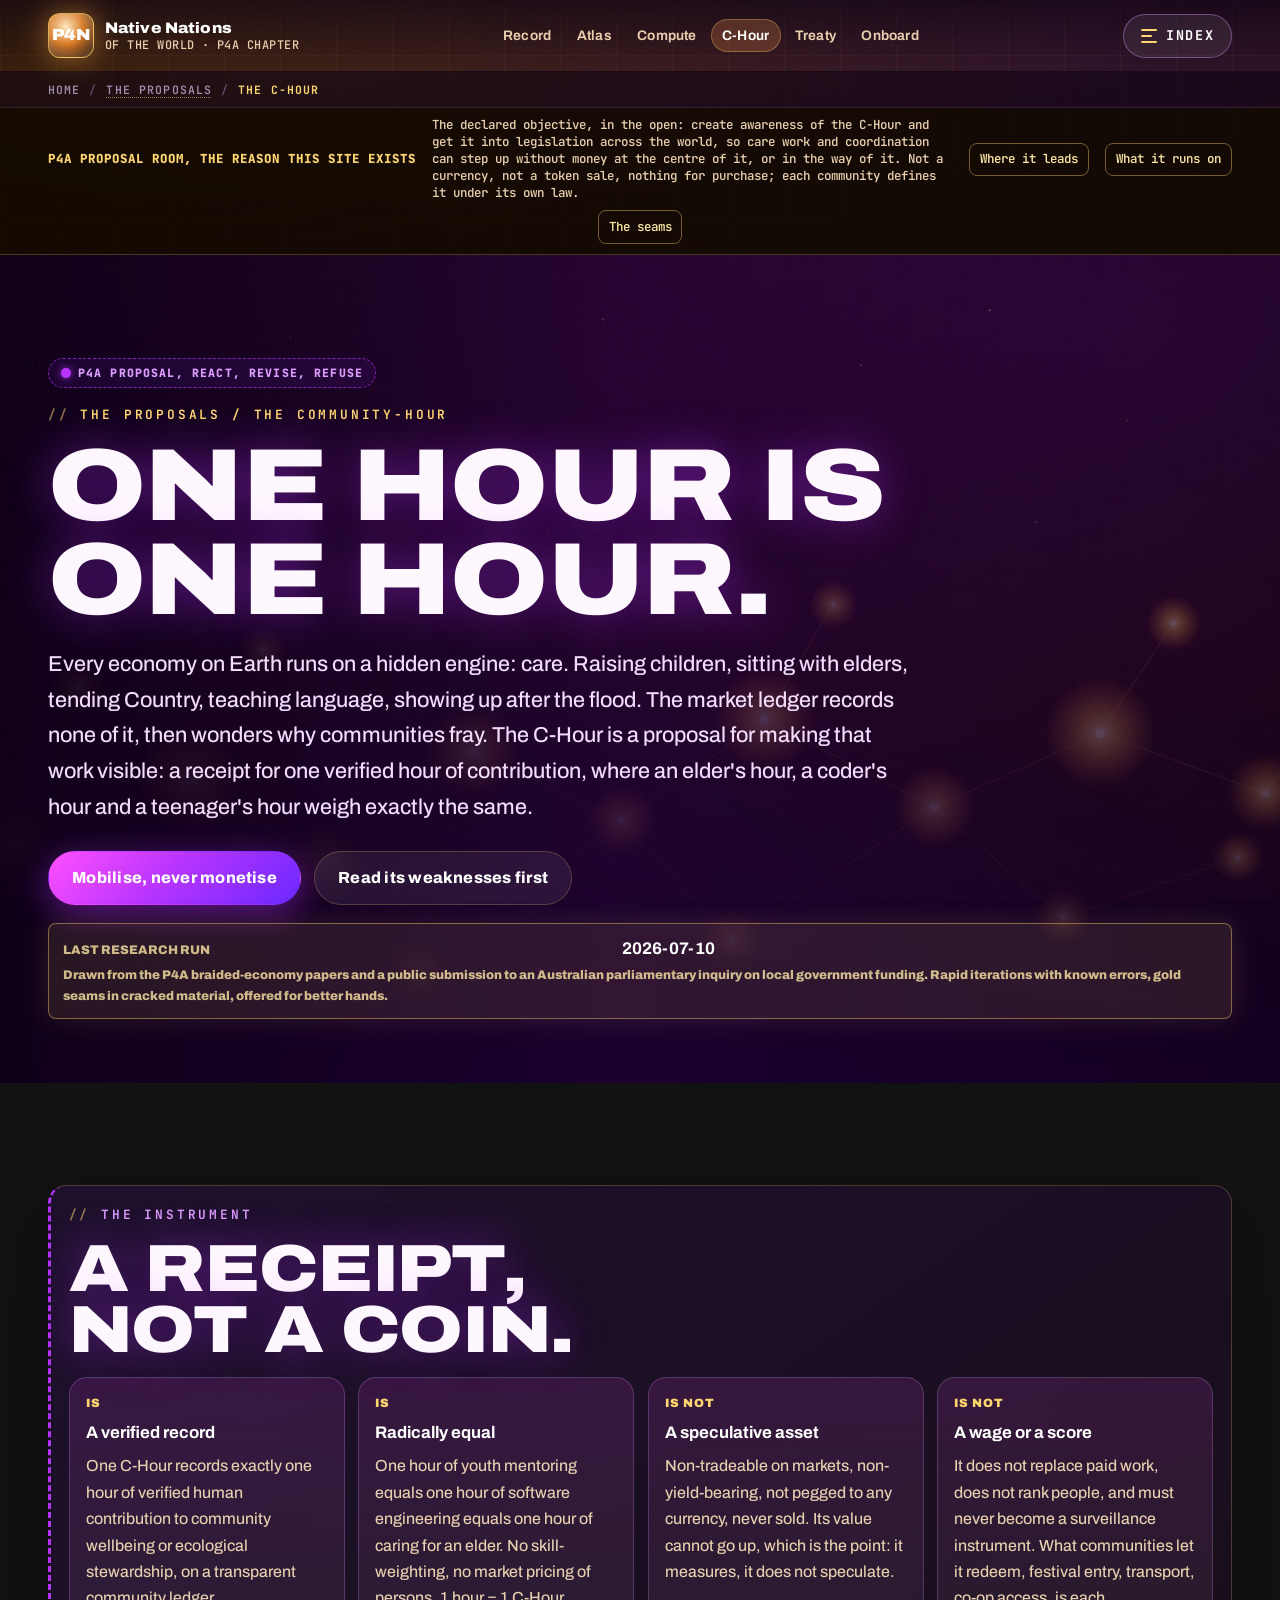
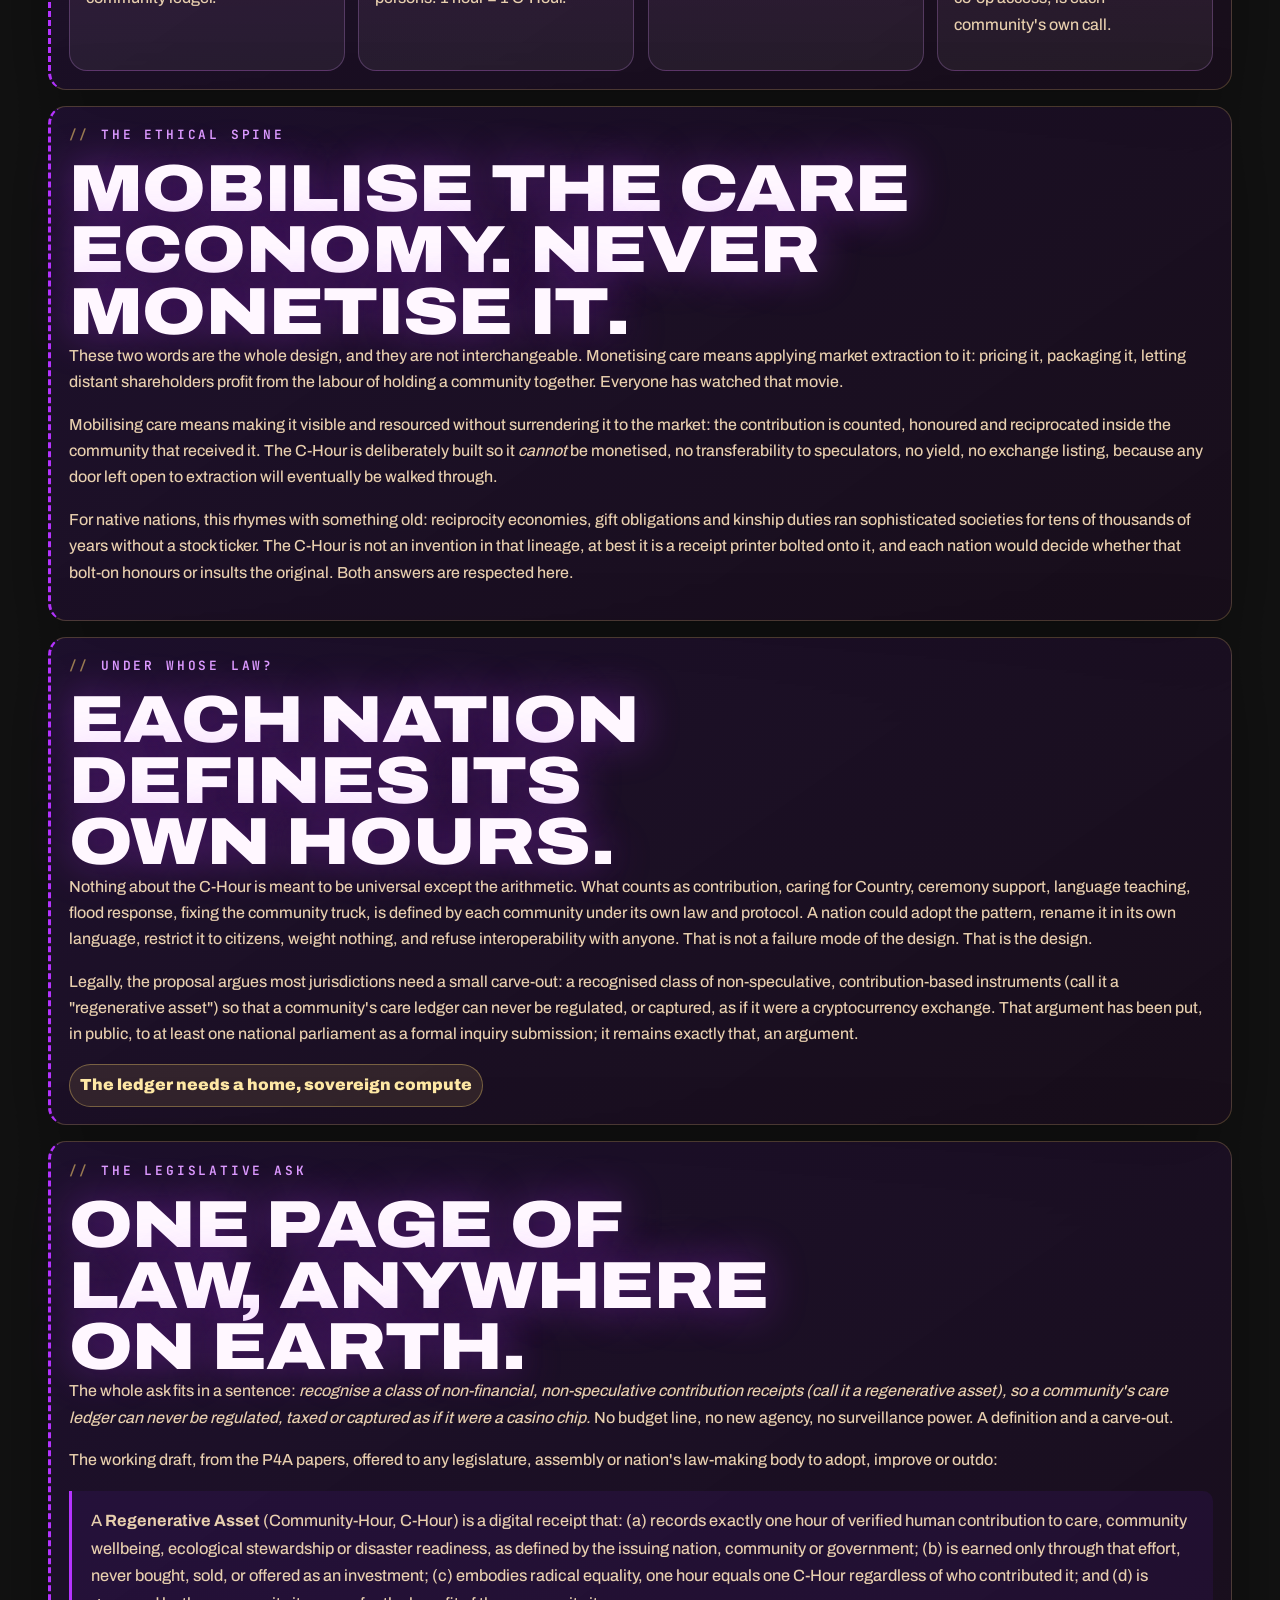
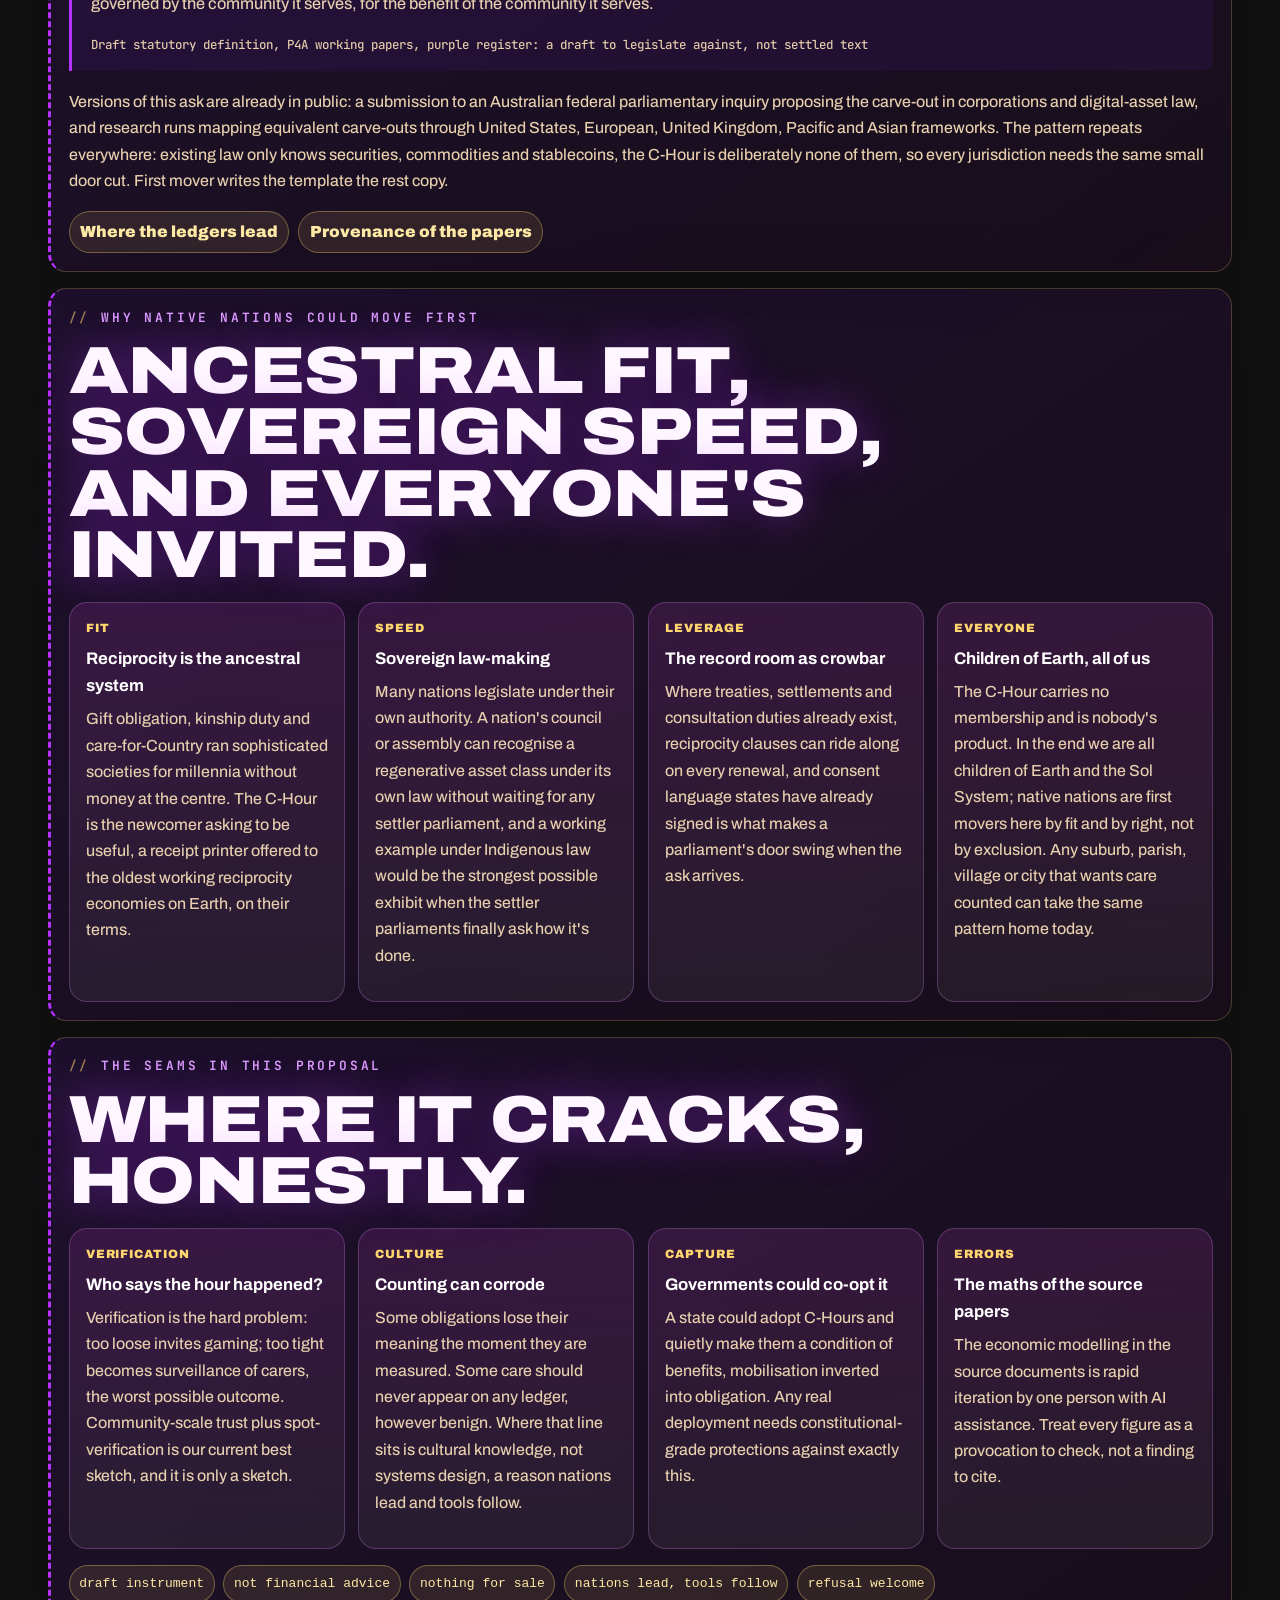
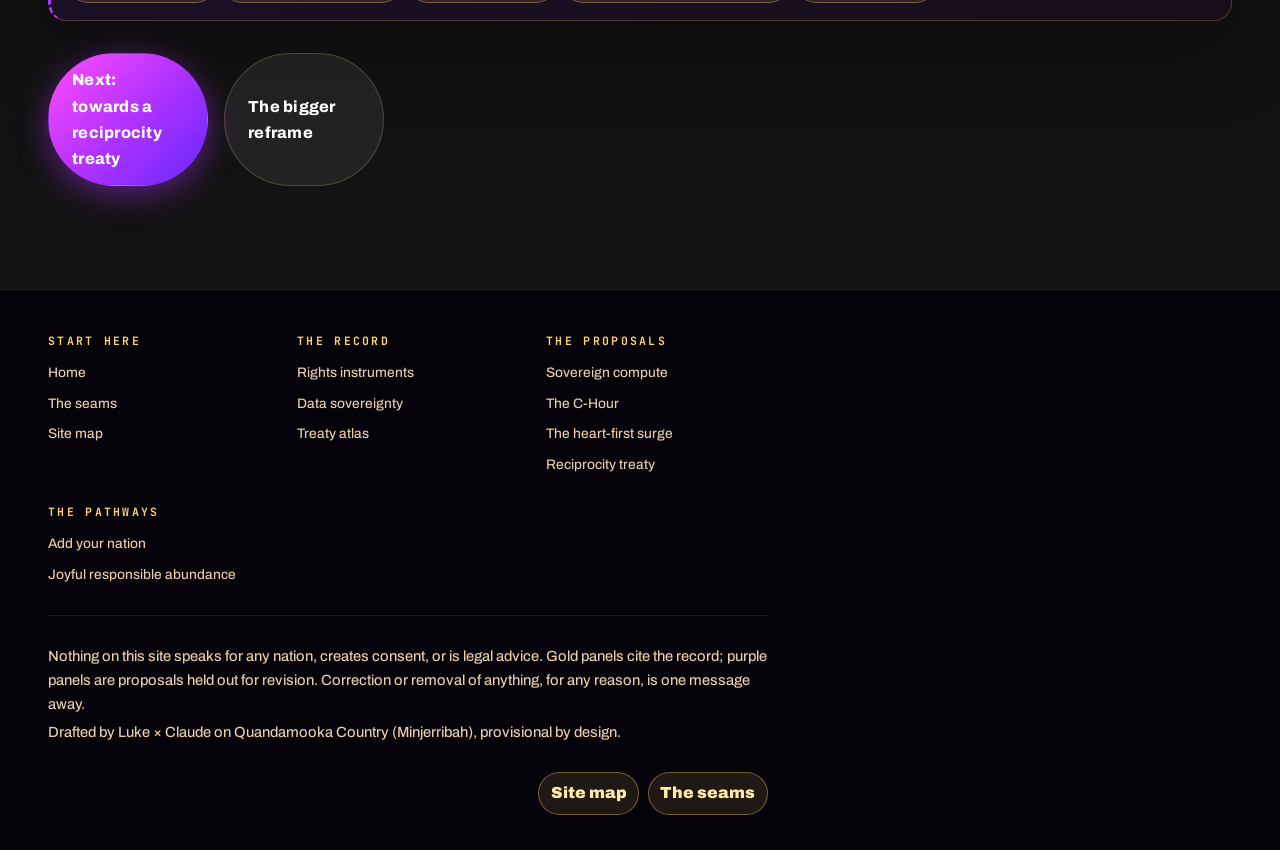
<file: pages/c-hour.html>
<!doctype html>
<html lang="en-AU">
<head>
  <meta charset="utf-8">
  <meta name="viewport" content="width=device-width, initial-scale=1">
  <title>The C-Hour: A Proposal | Native Nations Lab</title>
  <meta name="description" content="A P4A proposal: the Community-Hour, a non-speculative receipt for one verified hour of care, stewardship or teaching. Designed to mobilise the care economy, and expressly never to monetise it.">
  <meta name="theme-color" content="#1C0F05">
  <link rel="icon" type="image/svg+xml" href="../assets/favicon.svg">
  <link rel="stylesheet" href="../styles.css?v=20260710-fires">
</head>
<body data-theme="royal" data-foundation-page="c-hour">
  <a class="skip-link" href="#main">Skip to content</a>
<header class="site-header">
  <a class="brand" href="../index.html" aria-label="Native Nations lab home"><span class="brand-mark">P4N</span><span class="brand-text"><strong>Native Nations</strong><span>of the world · P4A chapter</span></span></a>
  <nav class="site-nav" data-nav aria-label="Primary">
    <a href="instruments.html">Record</a>
    <a href="treaty-atlas.html">Atlas</a>
    <a href="compute.html">Compute</a>
    <a href="c-hour.html">C-Hour</a>
    <a href="reciprocity-treaty.html">Treaty</a>
    <a href="onboard.html">Onboard</a>
  </nav>
  <button class="index-toggle" type="button" data-menu-toggle aria-expanded="false" aria-controls="site-index"><span class="index-toggle-lines" aria-hidden="true"><i></i><i></i><i></i></span><span class="index-toggle-label">Index</span></button>
</header>
  <div class="site-layer-strip" aria-label="Current register">
    <strong>P4A proposal room, the reason this site exists</strong>
    <span>The declared objective, in the open: create awareness of the C-Hour and get it into legislation across the world, so care work and coordination can step up without money at the centre of it, or in the way of it. Not a currency, not a token sale, nothing for purchase; each community defines it under its own law.</span>
    <a href="reciprocity-treaty.html">Where it leads</a>
    <a href="compute.html">What it runs on</a>
    <a href="seams.html">The seams</a>
  </div>
  <main id="main">
    <section class="hero page-hero foundation-hero">
      <div class="hero-image"><img loading="eager" fetchpriority="high" decoding="async" src="../assets/fires-hero.svg" alt="Many small fires joined by fine gold seams across a dark landscape"></div>
      <div class="hero-content reveal">
        <span class="register-chip chip-proposal">P4A proposal, react, revise, refuse</span>
        <p class="eyebrow">The proposals / the Community-Hour</p>
        <h1>One hour is one hour.</h1>
        <p class="hero-copy">Every economy on Earth runs on a hidden engine: care. Raising children, sitting with elders, tending Country, teaching language, showing up after the flood. The market ledger records none of it, then wonders why communities fray. The C-Hour is a proposal for making that work visible: a receipt for one verified hour of contribution, where an elder's hour, a coder's hour and a teenager's hour weigh exactly the same.</p>
        <div class="hero-actions">
          <a class="button button-primary" href="#mobilise">Mobilise, never monetise</a>
          <a class="button button-secondary" href="#seams-here">Read its weaknesses first</a>
        </div>
        <div class="research-badge foundation-research" aria-label="Last research run">
          <span>Last research run</span>
          <strong>2026-07-10</strong>
          <small>Drawn from the P4A braided-economy papers and a public submission to an Australian parliamentary inquiry on local government funding. Rapid iterations with known errors, gold seams in cracked material, offered for better hands.</small>
        </div>
      </div>
    </section>
    <section class="section foundation-section" aria-label="C-Hour content">
      <div class="page-shell foundation-shell">
        <div class="page-copy reveal" style="width:100%">

          <div class="feature-panel foundation-panel panel-proposal" id="what">
            <p class="eyebrow">The instrument</p>
            <h2>A receipt, not a coin.</h2>
            <div class="constitution-grid foundation-card-grid">
              <article class="track-card"><span>Is</span><strong>A verified record</strong><p>One C-Hour records exactly one hour of verified human contribution to community wellbeing or ecological stewardship, on a transparent community ledger.</p></article>
              <article class="track-card"><span>Is</span><strong>Radically equal</strong><p>One hour of youth mentoring equals one hour of software engineering equals one hour of caring for an elder. No skill-weighting, no market pricing of persons. 1 hour = 1 C-Hour.</p></article>
              <article class="track-card"><span>Is not</span><strong>A speculative asset</strong><p>Non-tradeable on markets, non-yield-bearing, not pegged to any currency, never sold. Its value cannot go up, which is the point: it measures, it does not speculate.</p></article>
              <article class="track-card"><span>Is not</span><strong>A wage or a score</strong><p>It does not replace paid work, does not rank people, and must never become a surveillance instrument. What communities let it redeem, festival entry, transport, co-op access, is each community's own call.</p></article>
            </div>
          </div>

          <div class="feature-panel foundation-panel panel-proposal" id="mobilise">
            <p class="eyebrow">The ethical spine</p>
            <h2>Mobilise the care economy. Never monetise it.</h2>
            <p>These two words are the whole design, and they are not interchangeable. Monetising care means applying market extraction to it: pricing it, packaging it, letting distant shareholders profit from the labour of holding a community together. Everyone has watched that movie.</p>
            <p>Mobilising care means making it visible and resourced without surrendering it to the market: the contribution is counted, honoured and reciprocated inside the community that received it. The C-Hour is deliberately built so it <em>cannot</em> be monetised, no transferability to speculators, no yield, no exchange listing, because any door left open to extraction will eventually be walked through.</p>
            <p>For native nations, this rhymes with something old: reciprocity economies, gift obligations and kinship duties ran sophisticated societies for tens of thousands of years without a stock ticker. The C-Hour is not an invention in that lineage, at best it is a receipt printer bolted onto it, and each nation would decide whether that bolt-on honours or insults the original. Both answers are respected here.</p>
          </div>

          <div class="feature-panel foundation-panel panel-proposal" id="sovereignty">
            <p class="eyebrow">Under whose law?</p>
            <h2>Each nation defines its own hours.</h2>
            <p>Nothing about the C-Hour is meant to be universal except the arithmetic. What counts as contribution, caring for Country, ceremony support, language teaching, flood response, fixing the community truck, is defined by each community under its own law and protocol. A nation could adopt the pattern, rename it in its own language, restrict it to citizens, weight nothing, and refuse interoperability with anyone. That is not a failure mode of the design. That is the design.</p>
            <p>Legally, the proposal argues most jurisdictions need a small carve-out: a recognised class of non-speculative, contribution-based instruments (call it a "regenerative asset") so that a community's care ledger can never be regulated, or captured, as if it were a cryptocurrency exchange. That argument has been put, in public, to at least one national parliament as a formal inquiry submission; it remains exactly that, an argument.</p>
            <div class="source-links foundation-links"><a href="compute.html">The ledger needs a home, sovereign compute</a></div>
          </div>

          <div class="feature-panel foundation-panel panel-proposal" id="the-ask">
            <p class="eyebrow">The legislative ask</p>
            <h2>One page of law, anywhere on Earth.</h2>
            <p>The whole ask fits in a sentence: <em>recognise a class of non-financial, non-speculative contribution receipts (call it a regenerative asset), so a community's care ledger can never be regulated, taxed or captured as if it were a casino chip.</em> No budget line, no new agency, no surveillance power. A definition and a carve-out.</p>
            <p>The working draft, from the P4A papers, offered to any legislature, assembly or nation's law-making body to adopt, improve or outdo:</p>
            <blockquote class="instrument-quote proposal-quote">
              <p>A <strong>Regenerative Asset</strong> (Community-Hour, C-Hour) is a digital receipt that: (a) records exactly one hour of verified human contribution to care, community wellbeing, ecological stewardship or disaster readiness, as defined by the issuing nation, community or government; (b) is earned only through that effort, never bought, sold, or offered as an investment; (c) embodies radical equality, one hour equals one C-Hour regardless of who contributed it; and (d) is governed by the community it serves, for the benefit of the community it serves.</p>
              <footer>Draft statutory definition, P4A working papers, purple register: a draft to legislate against, not settled text</footer>
            </blockquote>
            <p>Versions of this ask are already in public: a submission to an Australian federal parliamentary inquiry proposing the carve-out in corporations and digital-asset law, and research runs mapping equivalent carve-outs through United States, European, United Kingdom, Pacific and Asian frameworks. The pattern repeats everywhere: existing law only knows securities, commodities and stablecoins, the C-Hour is deliberately none of them, so every jurisdiction needs the same small door cut. First mover writes the template the rest copy.</p>
            <div class="source-links foundation-links"><a href="reciprocity-treaty.html">Where the ledgers lead</a><a href="seams.html">Provenance of the papers</a></div>
          </div>

          <div class="feature-panel foundation-panel panel-proposal" id="why-first">
            <p class="eyebrow">Why native nations could move first</p>
            <h2>Ancestral fit, sovereign speed, and everyone's invited.</h2>
            <div class="constitution-grid foundation-card-grid">
              <article class="track-card"><span>Fit</span><strong>Reciprocity is the ancestral system</strong><p>Gift obligation, kinship duty and care-for-Country ran sophisticated societies for millennia without money at the centre. The C-Hour is the newcomer asking to be useful, a receipt printer offered to the oldest working reciprocity economies on Earth, on their terms.</p></article>
              <article class="track-card"><span>Speed</span><strong>Sovereign law-making</strong><p>Many nations legislate under their own authority. A nation's council or assembly can recognise a regenerative asset class under its own law without waiting for any settler parliament, and a working example under Indigenous law would be the strongest possible exhibit when the settler parliaments finally ask how it's done.</p></article>
              <article class="track-card"><span>Leverage</span><strong>The record room as crowbar</strong><p>Where treaties, settlements and consultation duties already exist, reciprocity clauses can ride along on every renewal, and consent language states have already signed is what makes a parliament's door swing when the ask arrives.</p></article>
              <article class="track-card"><span>Everyone</span><strong>Children of Earth, all of us</strong><p>The C-Hour carries no membership and is nobody's product. In the end we are all children of Earth and the Sol System; native nations are first movers here by fit and by right, not by exclusion. Any suburb, parish, village or city that wants care counted can take the same pattern home today.</p></article>
            </div>
          </div>

          <div class="feature-panel foundation-panel panel-proposal" id="seams-here">
            <p class="eyebrow">The seams in this proposal</p>
            <h2>Where it cracks, honestly.</h2>
            <div class="constitution-grid foundation-card-grid">
              <article class="track-card"><span>Verification</span><strong>Who says the hour happened?</strong><p>Verification is the hard problem: too loose invites gaming; too tight becomes surveillance of carers, the worst possible outcome. Community-scale trust plus spot-verification is our current best sketch, and it is only a sketch.</p></article>
              <article class="track-card"><span>Culture</span><strong>Counting can corrode</strong><p>Some obligations lose their meaning the moment they are measured. Some care should never appear on any ledger, however benign. Where that line sits is cultural knowledge, not systems design, a reason nations lead and tools follow.</p></article>
              <article class="track-card"><span>Capture</span><strong>Governments could co-opt it</strong><p>A state could adopt C-Hours and quietly make them a condition of benefits, mobilisation inverted into obligation. Any real deployment needs constitutional-grade protections against exactly this.</p></article>
              <article class="track-card"><span>Errors</span><strong>The maths of the source papers</strong><p>The economic modelling in the source documents is rapid iteration by one person with AI assistance. Treat every figure as a provocation to check, not a finding to cite.</p></article>
            </div>
            <div class="tag-strip"><code>draft instrument</code><code>not financial advice</code><code>nothing for sale</code><code>nations lead, tools follow</code><code>refusal welcome</code></div>
          </div>

          <div class="next-trail"><a class="button button-primary" href="reciprocity-treaty.html">Next: towards a reciprocity treaty</a><a class="button button-secondary" href="abundance.html">The bigger reframe</a></div>
        </div>
      </div>
    </section>
  </main>
  <footer class="site-footer">
    <div>
      <p>Nothing on this site speaks for any nation, creates consent, or is legal advice. Gold panels cite the record; purple panels are proposals held out for revision. Correction or removal of anything, for any reason, is one message away.</p>
      <p>Drafted by Luke × Claude on Quandamooka Country (Minjerribah), provisional by design.</p>
    </div>
    <nav class="footer-links" aria-label="Footer links"><a href="site-map.html">Site map</a><a href="seams.html">The seams</a></nav>
  </footer>
  <script src="../script.js?v=20260710-fires"></script>
<script src="../assets/site-nav.js?v=20260710-fires"></script>
</body>
</html>
</file>
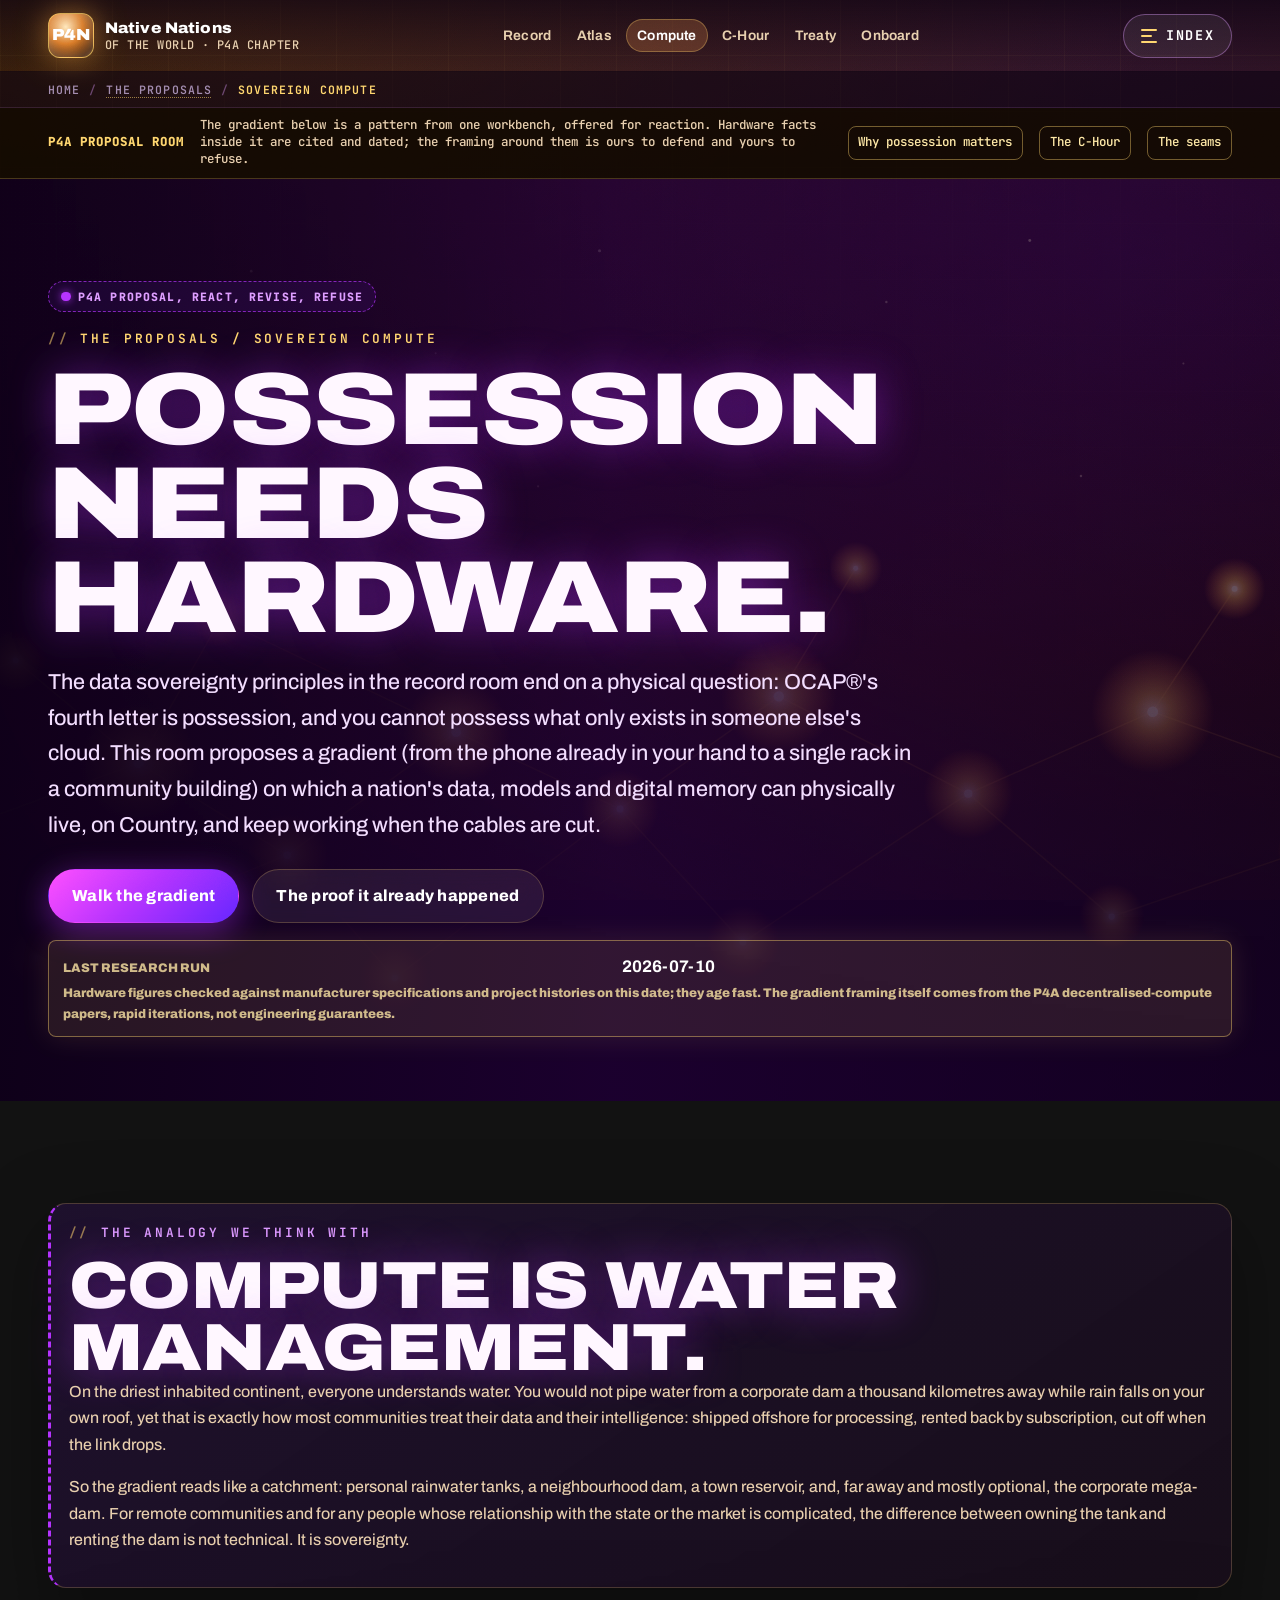
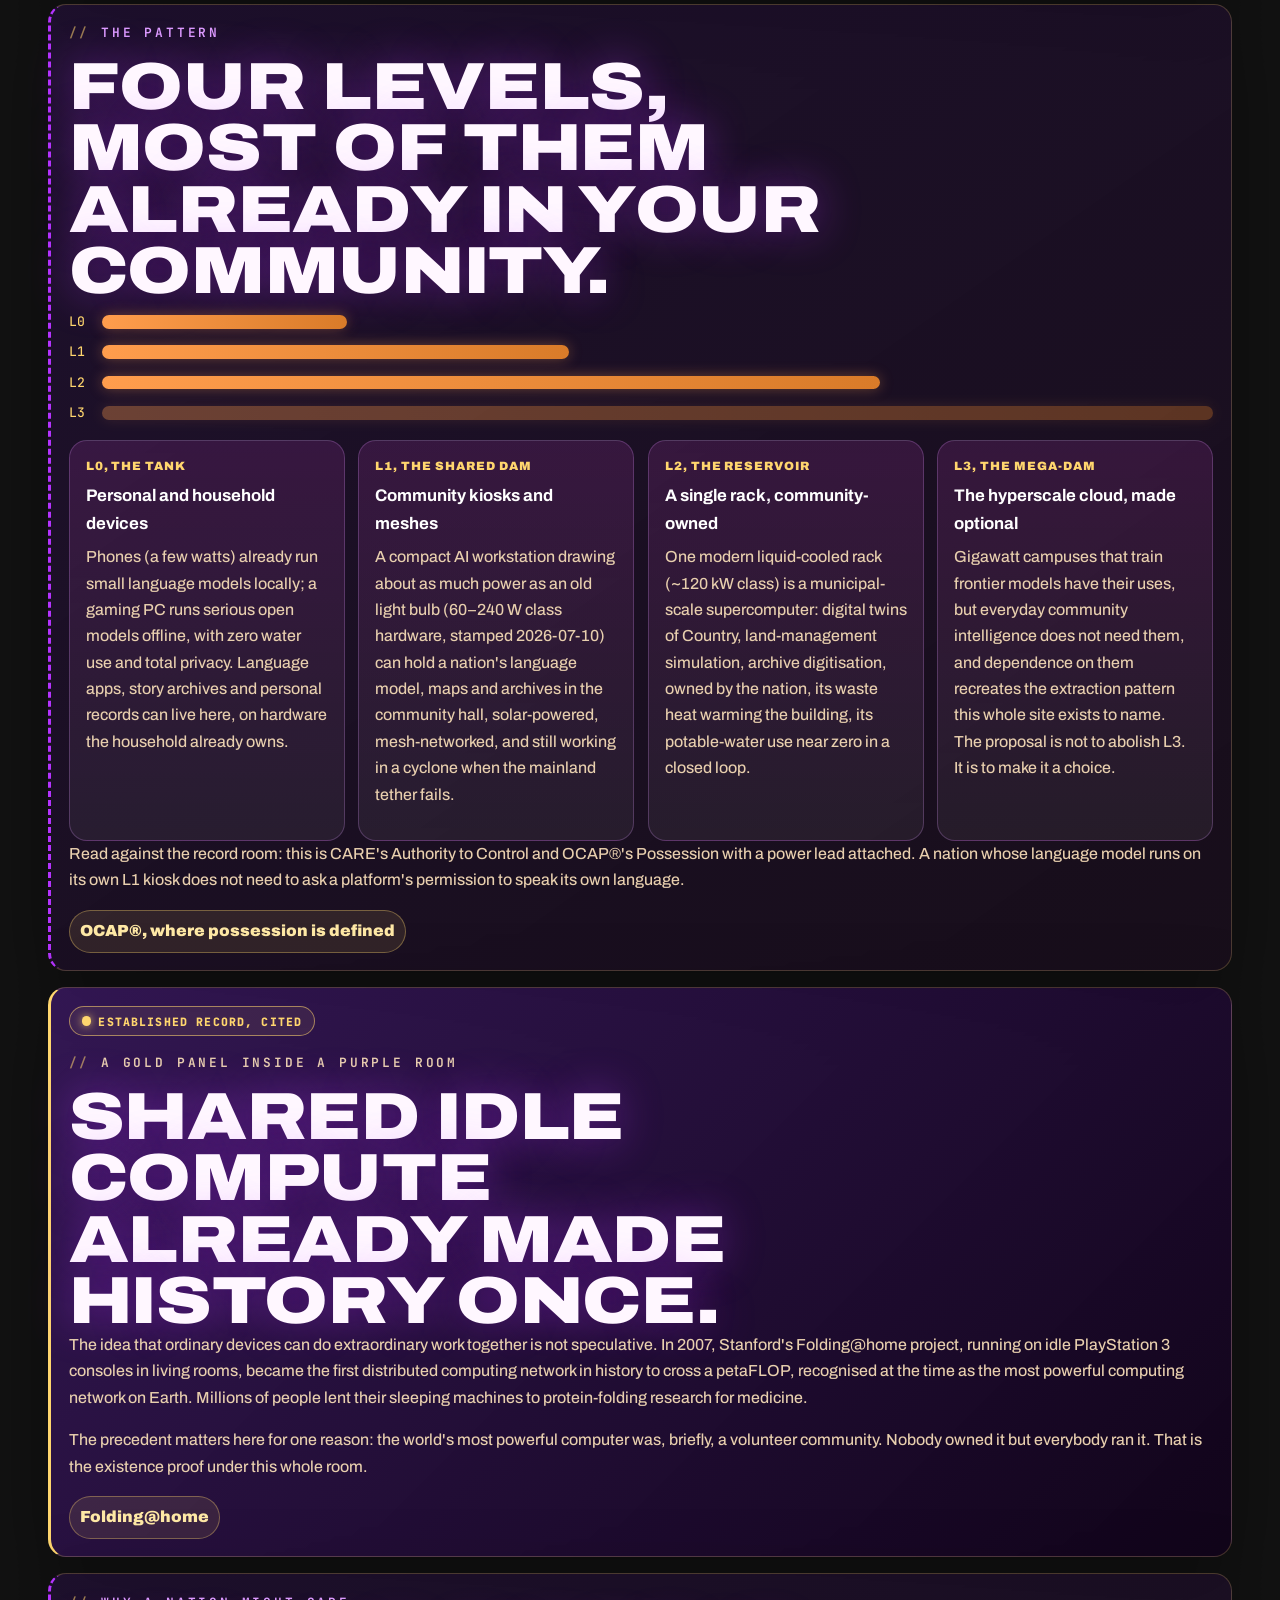
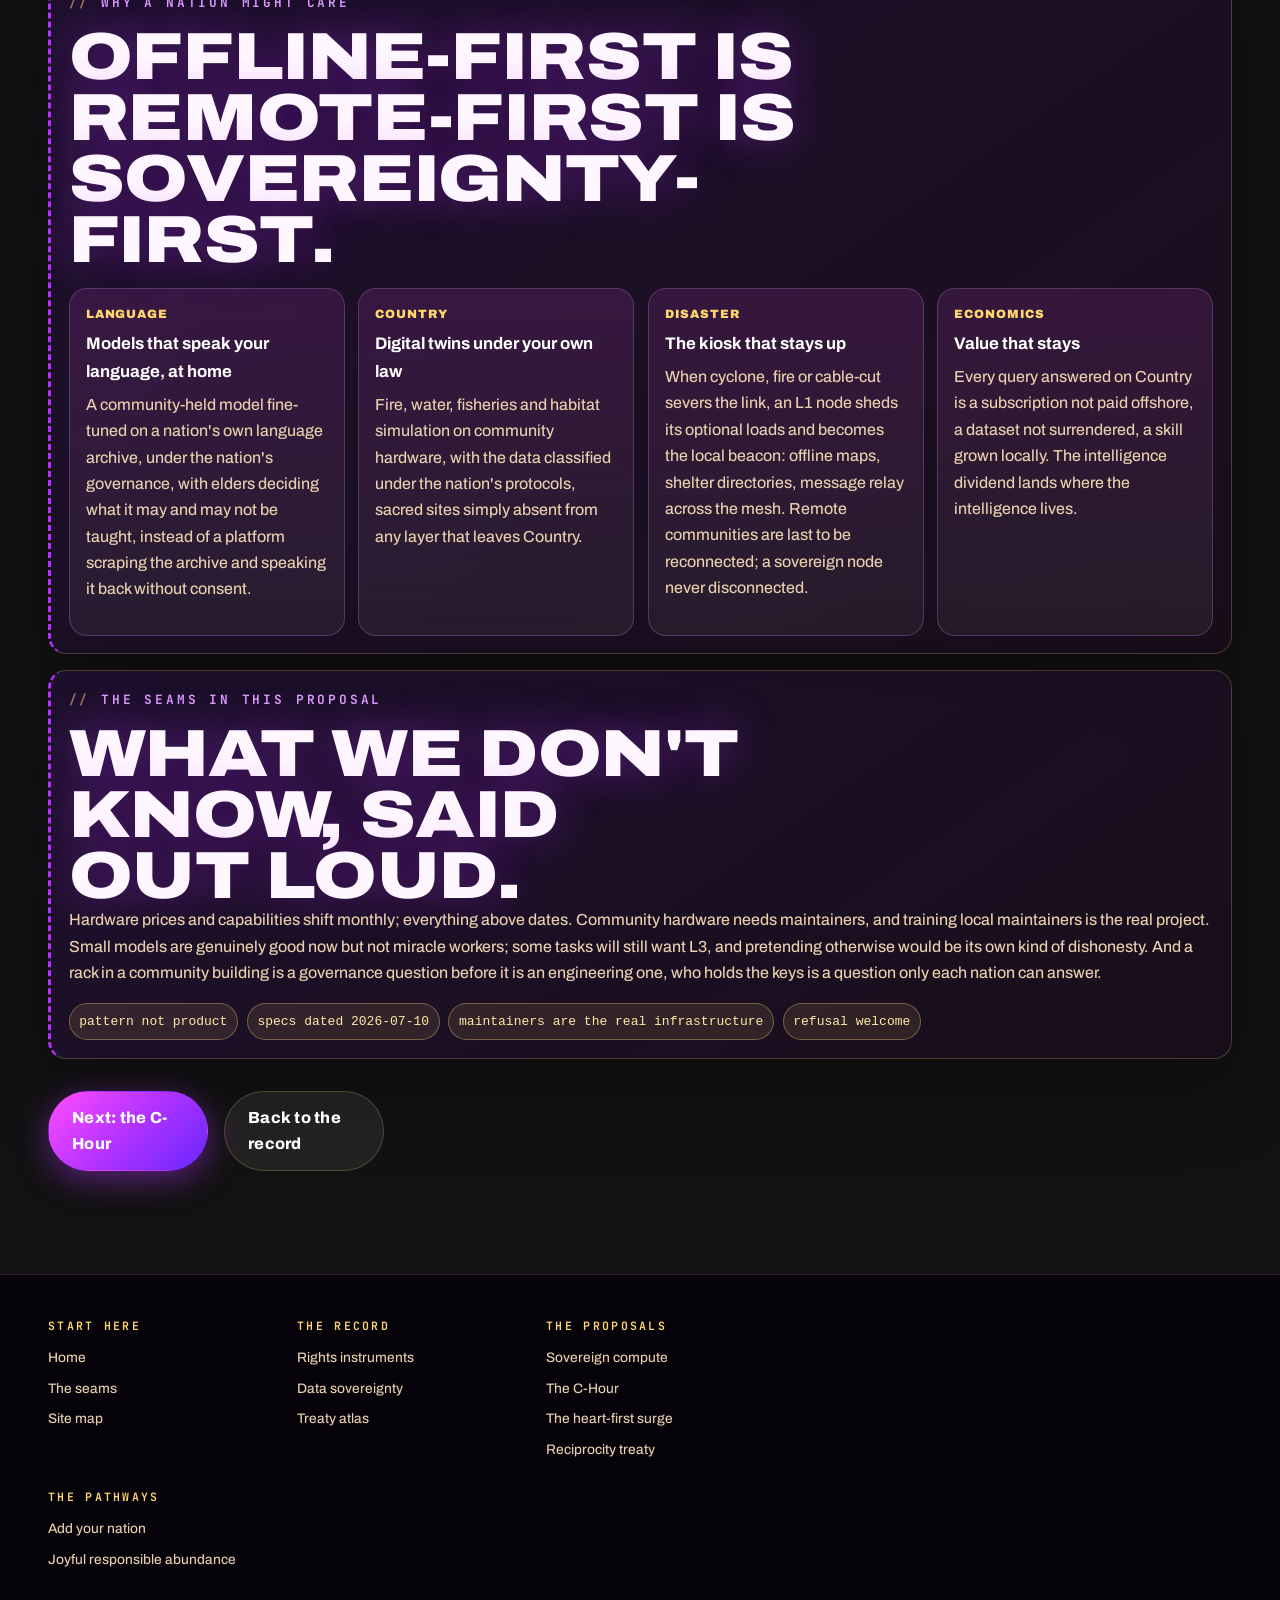
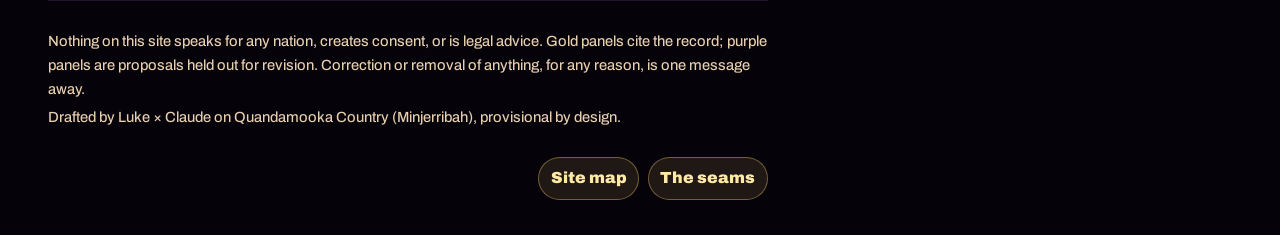
<file: pages/compute.html>
<!doctype html>
<html lang="en-AU">
<head>
  <meta charset="utf-8">
  <meta name="viewport" content="width=device-width, initial-scale=1">
  <title>Sovereign Compute: A Proposal | Native Nations Lab</title>
  <meta name="description" content="A P4A proposal: the L0–L3 decentralised compute gradient, phones, community kiosks, library racks, so Indigenous data sovereignty has hardware to live on, offline-first and owned on Country.">
  <meta name="theme-color" content="#1C0F05">
  <link rel="icon" type="image/svg+xml" href="../assets/favicon.svg">
  <link rel="stylesheet" href="../styles.css?v=20260710-fires">
</head>
<body data-theme="royal" data-foundation-page="compute">
  <a class="skip-link" href="#main">Skip to content</a>
<header class="site-header">
  <a class="brand" href="../index.html" aria-label="Native Nations lab home"><span class="brand-mark">P4N</span><span class="brand-text"><strong>Native Nations</strong><span>of the world · P4A chapter</span></span></a>
  <nav class="site-nav" data-nav aria-label="Primary">
    <a href="instruments.html">Record</a>
    <a href="treaty-atlas.html">Atlas</a>
    <a href="compute.html">Compute</a>
    <a href="c-hour.html">C-Hour</a>
    <a href="reciprocity-treaty.html">Treaty</a>
    <a href="onboard.html">Onboard</a>
  </nav>
  <button class="index-toggle" type="button" data-menu-toggle aria-expanded="false" aria-controls="site-index"><span class="index-toggle-lines" aria-hidden="true"><i></i><i></i><i></i></span><span class="index-toggle-label">Index</span></button>
</header>
  <div class="site-layer-strip" aria-label="Current register">
    <strong>P4A proposal room</strong>
    <span>The gradient below is a pattern from one workbench, offered for reaction. Hardware facts inside it are cited and dated; the framing around them is ours to defend and yours to refuse.</span>
    <a href="data-sovereignty.html">Why possession matters</a>
    <a href="c-hour.html">The C-Hour</a>
    <a href="seams.html">The seams</a>
  </div>
  <main id="main">
    <section class="hero page-hero foundation-hero">
      <div class="hero-image"><img loading="eager" fetchpriority="high" decoding="async" src="../assets/fires-hero.svg" alt="Many small fires joined by fine gold seams across a dark landscape"></div>
      <div class="hero-content reveal">
        <span class="register-chip chip-proposal">P4A proposal, react, revise, refuse</span>
        <p class="eyebrow">The proposals / sovereign compute</p>
        <h1>Possession needs hardware.</h1>
        <p class="hero-copy">The data sovereignty principles in the record room end on a physical question: OCAP®'s fourth letter is possession, and you cannot possess what only exists in someone else's cloud. This room proposes a gradient (from the phone already in your hand to a single rack in a community building) on which a nation's data, models and digital memory can physically live, on Country, and keep working when the cables are cut.</p>
        <div class="hero-actions">
          <a class="button button-primary" href="#gradient">Walk the gradient</a>
          <a class="button button-secondary" href="#precedent">The proof it already happened</a>
        </div>
        <div class="research-badge foundation-research" aria-label="Last research run">
          <span>Last research run</span>
          <strong>2026-07-10</strong>
          <small>Hardware figures checked against manufacturer specifications and project histories on this date; they age fast. The gradient framing itself comes from the P4A decentralised-compute papers, rapid iterations, not engineering guarantees.</small>
        </div>
      </div>
    </section>
    <section class="section foundation-section" aria-label="Compute content">
      <div class="page-shell foundation-shell">
        <div class="page-copy reveal" style="width:100%">

          <div class="feature-panel foundation-panel panel-proposal" id="water">
            <p class="eyebrow">The analogy we think with</p>
            <h2>Compute is water management.</h2>
            <p>On the driest inhabited continent, everyone understands water. You would not pipe water from a corporate dam a thousand kilometres away while rain falls on your own roof, yet that is exactly how most communities treat their data and their intelligence: shipped offshore for processing, rented back by subscription, cut off when the link drops.</p>
            <p>So the gradient reads like a catchment: personal rainwater tanks, a neighbourhood dam, a town reservoir, and, far away and mostly optional, the corporate mega-dam. For remote communities and for any people whose relationship with the state or the market is complicated, the difference between owning the tank and renting the dam is not technical. It is sovereignty.</p>
          </div>

          <div class="feature-panel foundation-panel panel-proposal" id="gradient">
            <p class="eyebrow">The pattern</p>
            <h2>Four levels, most of them already in your community.</h2>
            <div class="gradient-row"><code>L0</code><div class="gradient-bar" style="width:22%"></div></div>
            <div class="gradient-row"><code>L1</code><div class="gradient-bar" style="width:42%"></div></div>
            <div class="gradient-row"><code>L2</code><div class="gradient-bar" style="width:70%"></div></div>
            <div class="gradient-row"><code>L3</code><div class="gradient-bar" style="width:100%;opacity:.35"></div></div>
            <div class="constitution-grid foundation-card-grid">
              <article class="track-card"><span>L0, the tank</span><strong>Personal and household devices</strong><p>Phones (a few watts) already run small language models locally; a gaming PC runs serious open models offline, with zero water use and total privacy. Language apps, story archives and personal records can live here, on hardware the household already owns.</p></article>
              <article class="track-card"><span>L1, the shared dam</span><strong>Community kiosks and meshes</strong><p>A compact AI workstation drawing about as much power as an old light bulb (60–240 W class hardware, stamped 2026-07-10) can hold a nation's language model, maps and archives in the community hall, solar-powered, mesh-networked, and still working in a cyclone when the mainland tether fails.</p></article>
              <article class="track-card"><span>L2, the reservoir</span><strong>A single rack, community-owned</strong><p>One modern liquid-cooled rack (~120 kW class) is a municipal-scale supercomputer: digital twins of Country, land-management simulation, archive digitisation, owned by the nation, its waste heat warming the building, its potable-water use near zero in a closed loop.</p></article>
              <article class="track-card"><span>L3, the mega-dam</span><strong>The hyperscale cloud, made optional</strong><p>Gigawatt campuses that train frontier models have their uses, but everyday community intelligence does not need them, and dependence on them recreates the extraction pattern this whole site exists to name. The proposal is not to abolish L3. It is to make it a choice.</p></article>
            </div>
            <p>Read against the record room: this is CARE's Authority to Control and OCAP®'s Possession with a power lead attached. A nation whose language model runs on its own L1 kiosk does not need to ask a platform's permission to speak its own language.</p>
            <div class="source-links foundation-links"><a href="data-sovereignty.html#ocap">OCAP®, where possession is defined</a></div>
          </div>

          <div class="feature-panel foundation-panel panel-record" id="precedent">
            <span class="register-chip chip-record">Established record, cited</span>
            <p class="eyebrow">A gold panel inside a purple room</p>
            <h2>Shared idle compute already made history once.</h2>
            <p>The idea that ordinary devices can do extraordinary work together is not speculative. In 2007, Stanford's Folding@home project, running on idle PlayStation 3 consoles in living rooms, became the first distributed computing network in history to cross a petaFLOP, recognised at the time as the most powerful computing network on Earth. Millions of people lent their sleeping machines to protein-folding research for medicine.</p>
            <p>The precedent matters here for one reason: the world's most powerful computer was, briefly, a volunteer community. Nobody owned it but everybody ran it. That is the existence proof under this whole room.</p>
            <div class="source-links foundation-links"><a href="https://foldingathome.org/">Folding@home</a></div>
          </div>

          <div class="feature-panel foundation-panel panel-proposal" id="why-it-matters">
            <p class="eyebrow">Why a nation might care</p>
            <h2>Offline-first is remote-first is sovereignty-first.</h2>
            <div class="constitution-grid foundation-card-grid">
              <article class="track-card"><span>Language</span><strong>Models that speak your language, at home</strong><p>A community-held model fine-tuned on a nation's own language archive, under the nation's governance, with elders deciding what it may and may not be taught, instead of a platform scraping the archive and speaking it back without consent.</p></article>
              <article class="track-card"><span>Country</span><strong>Digital twins under your own law</strong><p>Fire, water, fisheries and habitat simulation on community hardware, with the data classified under the nation's protocols, sacred sites simply absent from any layer that leaves Country.</p></article>
              <article class="track-card"><span>Disaster</span><strong>The kiosk that stays up</strong><p>When cyclone, fire or cable-cut severs the link, an L1 node sheds its optional loads and becomes the local beacon: offline maps, shelter directories, message relay across the mesh. Remote communities are last to be reconnected; a sovereign node never disconnected.</p></article>
              <article class="track-card"><span>Economics</span><strong>Value that stays</strong><p>Every query answered on Country is a subscription not paid offshore, a dataset not surrendered, a skill grown locally. The intelligence dividend lands where the intelligence lives.</p></article>
            </div>
          </div>

          <div class="feature-panel foundation-panel panel-proposal" id="honest-seams">
            <p class="eyebrow">The seams in this proposal</p>
            <h2>What we don't know, said out loud.</h2>
            <p>Hardware prices and capabilities shift monthly; everything above dates. Community hardware needs maintainers, and training local maintainers is the real project. Small models are genuinely good now but not miracle workers; some tasks will still want L3, and pretending otherwise would be its own kind of dishonesty. And a rack in a community building is a governance question before it is an engineering one, who holds the keys is a question only each nation can answer.</p>
            <div class="tag-strip"><code>pattern not product</code><code>specs dated 2026-07-10</code><code>maintainers are the real infrastructure</code><code>refusal welcome</code></div>
          </div>

          <div class="next-trail"><a class="button button-primary" href="c-hour.html">Next: the C-Hour</a><a class="button button-secondary" href="data-sovereignty.html">Back to the record</a></div>
        </div>
      </div>
    </section>
  </main>
  <footer class="site-footer">
    <div>
      <p>Nothing on this site speaks for any nation, creates consent, or is legal advice. Gold panels cite the record; purple panels are proposals held out for revision. Correction or removal of anything, for any reason, is one message away.</p>
      <p>Drafted by Luke × Claude on Quandamooka Country (Minjerribah), provisional by design.</p>
    </div>
    <nav class="footer-links" aria-label="Footer links"><a href="site-map.html">Site map</a><a href="seams.html">The seams</a></nav>
  </footer>
  <script src="../script.js?v=20260710-fires"></script>
<script src="../assets/site-nav.js?v=20260710-fires"></script>
</body>
</html>
</file>
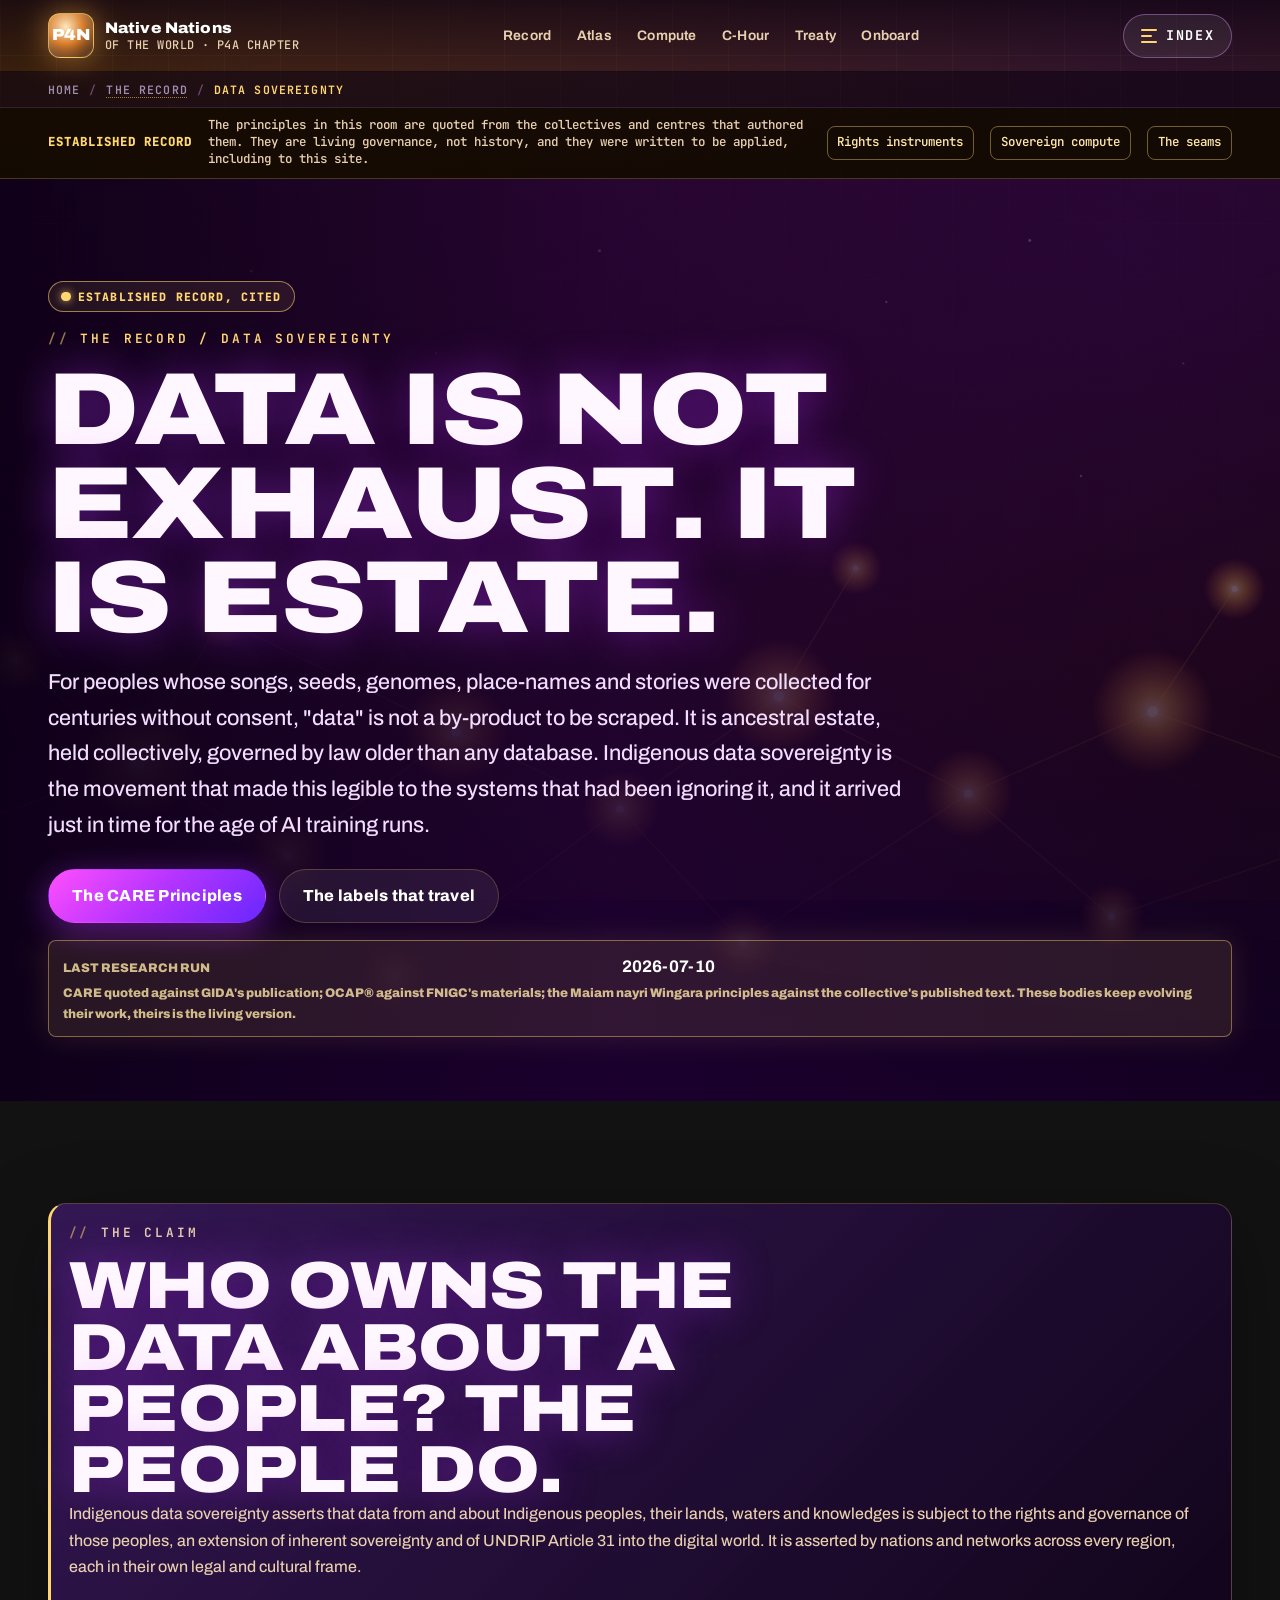
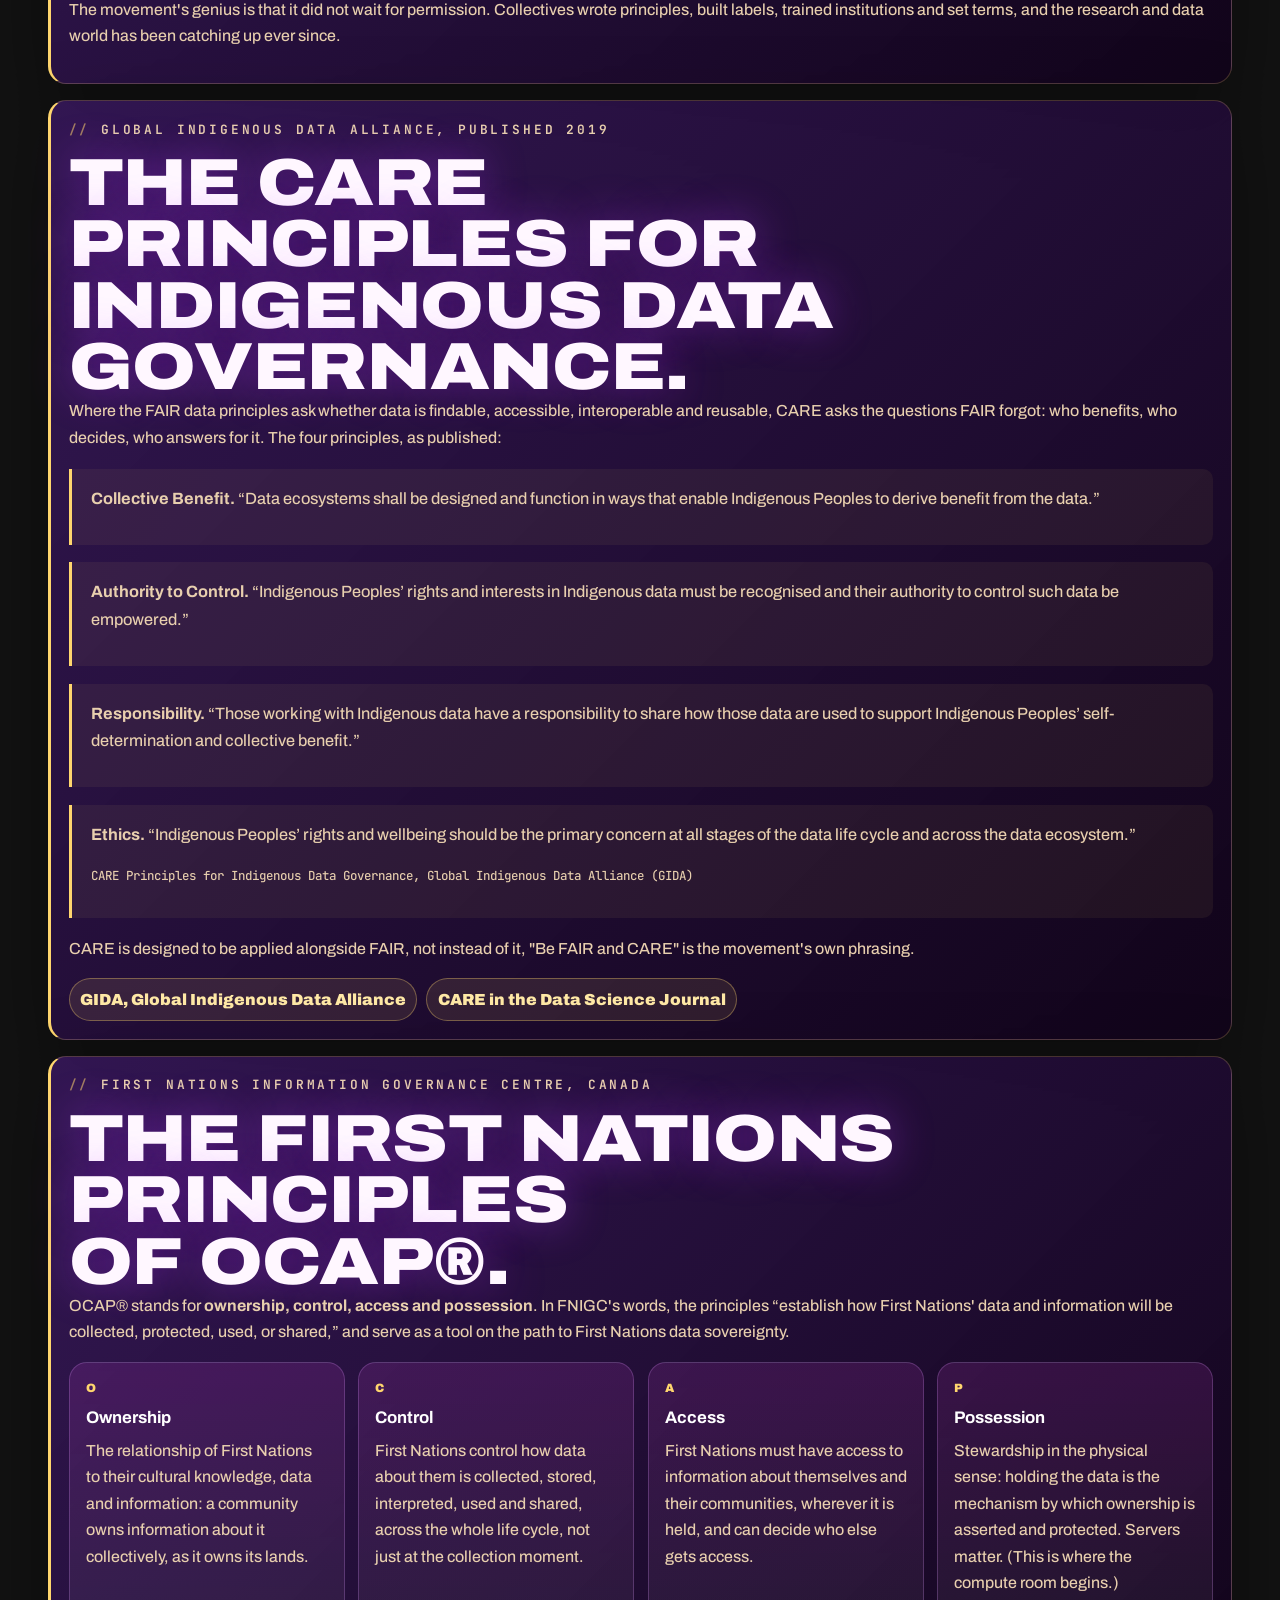
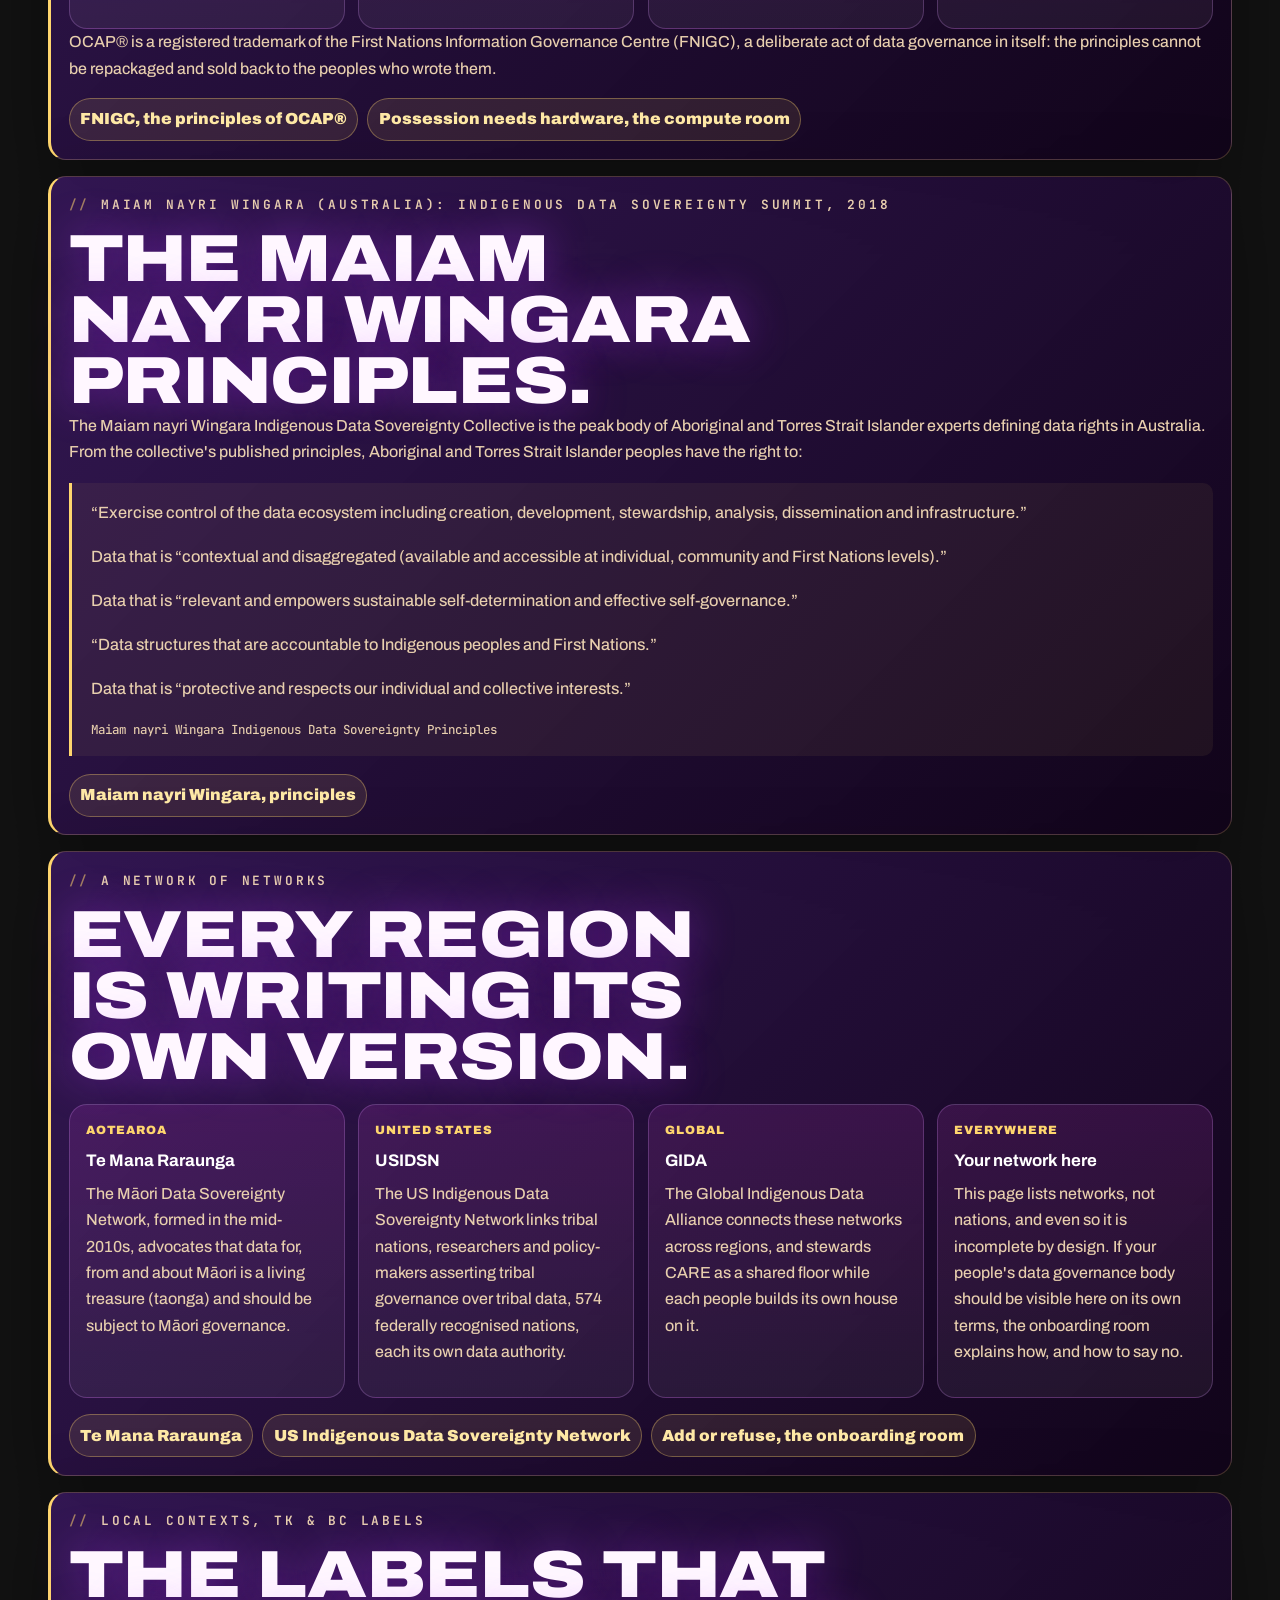
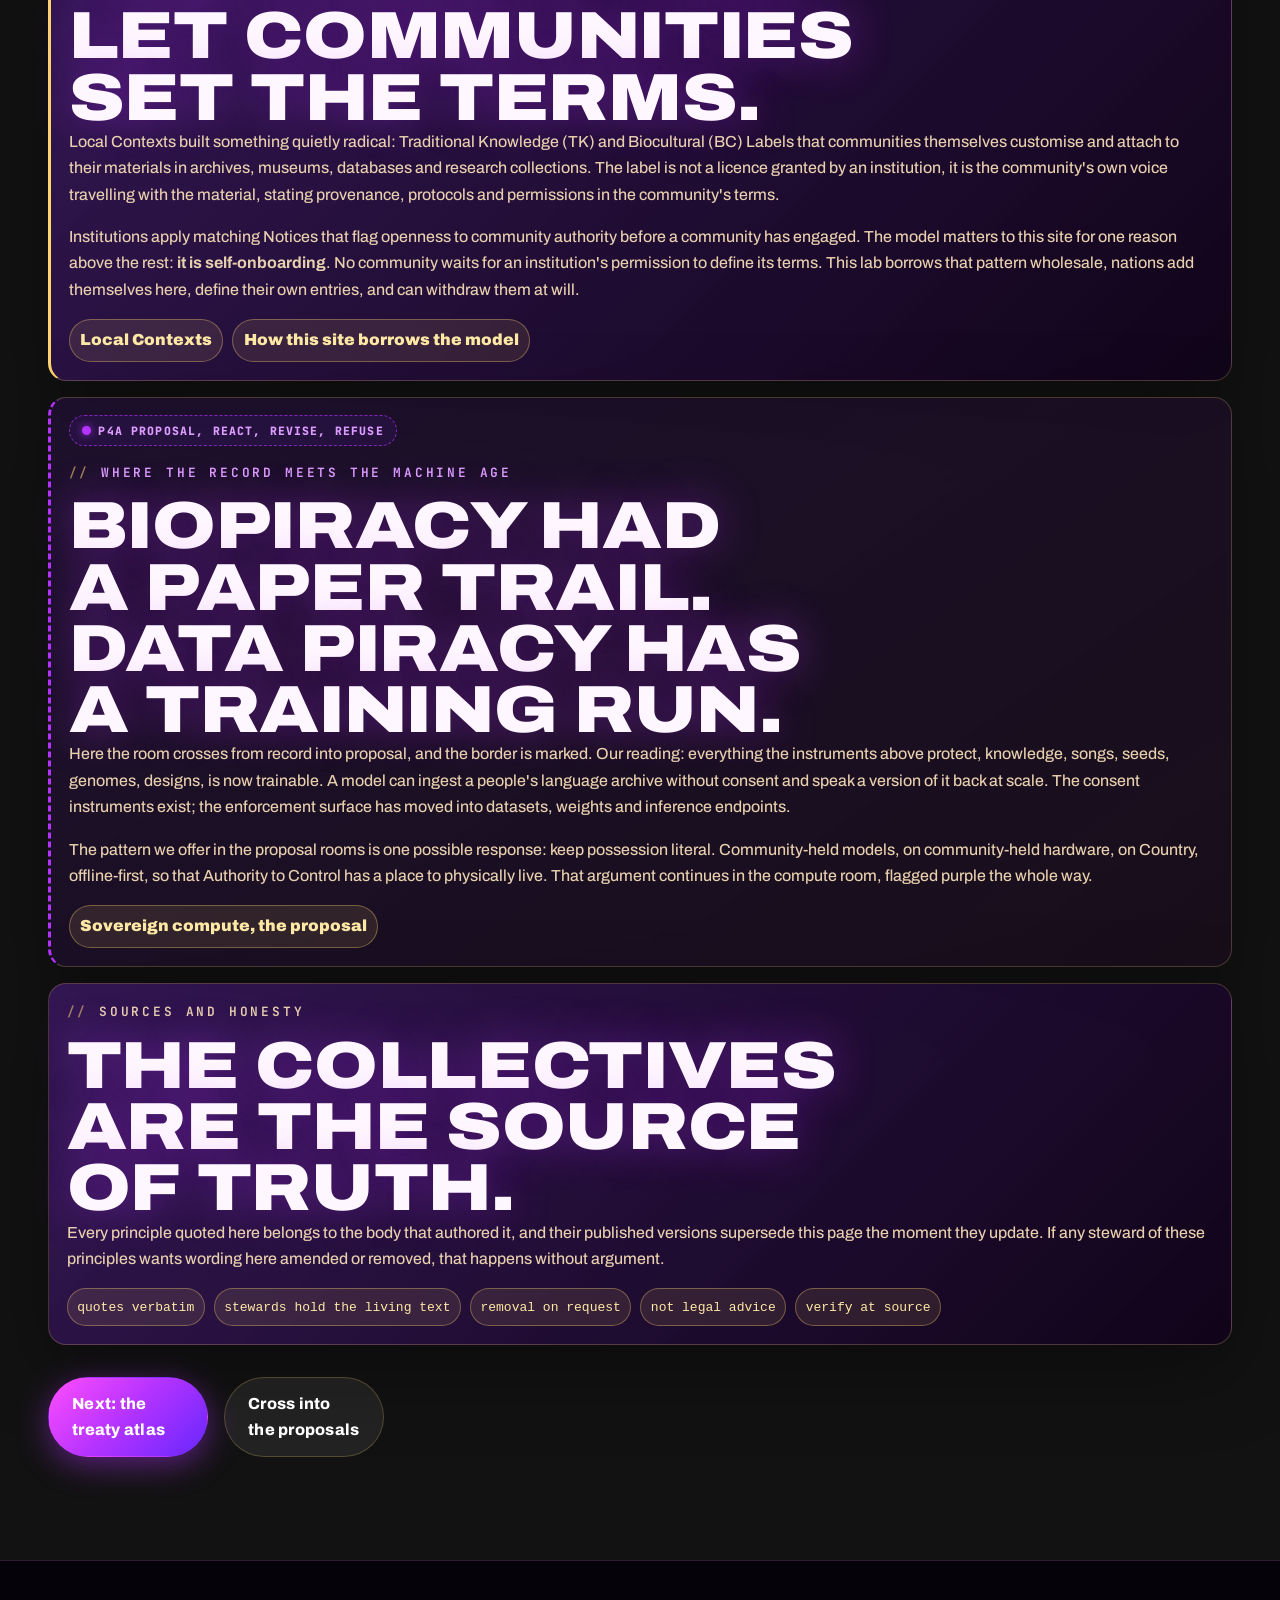
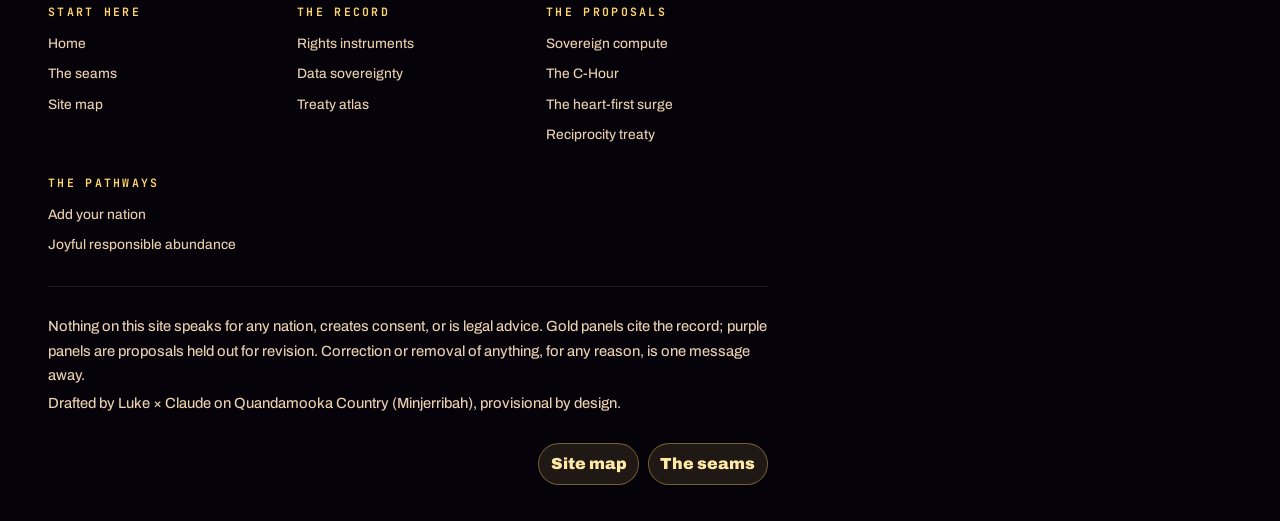
<file: pages/data-sovereignty.html>
<!doctype html>
<html lang="en-AU">
<head>
  <meta charset="utf-8">
  <meta name="viewport" content="width=device-width, initial-scale=1">
  <title>Indigenous Data Sovereignty: The Record | Native Nations Lab</title>
  <meta name="description" content="The Indigenous data sovereignty movement quoted at source: the CARE Principles, the First Nations principles of OCAP®, Maiam nayri Wingara, Te Mana Raraunga and the Local Contexts labels.">
  <meta name="theme-color" content="#1C0F05">
  <link rel="icon" type="image/svg+xml" href="../assets/favicon.svg">
  <link rel="stylesheet" href="../styles.css?v=20260710-fires">
</head>
<body data-theme="royal" data-foundation-page="data-sovereignty">
  <a class="skip-link" href="#main">Skip to content</a>
<header class="site-header">
  <a class="brand" href="../index.html" aria-label="Native Nations lab home"><span class="brand-mark">P4N</span><span class="brand-text"><strong>Native Nations</strong><span>of the world · P4A chapter</span></span></a>
  <nav class="site-nav" data-nav aria-label="Primary">
    <a href="instruments.html">Record</a>
    <a href="treaty-atlas.html">Atlas</a>
    <a href="compute.html">Compute</a>
    <a href="c-hour.html">C-Hour</a>
    <a href="reciprocity-treaty.html">Treaty</a>
    <a href="onboard.html">Onboard</a>
  </nav>
  <button class="index-toggle" type="button" data-menu-toggle aria-expanded="false" aria-controls="site-index"><span class="index-toggle-lines" aria-hidden="true"><i></i><i></i><i></i></span><span class="index-toggle-label">Index</span></button>
</header>
  <div class="site-layer-strip" aria-label="Current register">
    <strong>Established record</strong>
    <span>The principles in this room are quoted from the collectives and centres that authored them. They are living governance, not history, and they were written to be applied, including to this site.</span>
    <a href="instruments.html">Rights instruments</a>
    <a href="compute.html">Sovereign compute</a>
    <a href="seams.html">The seams</a>
  </div>
  <main id="main">
    <section class="hero page-hero foundation-hero">
      <div class="hero-image"><img loading="eager" fetchpriority="high" decoding="async" src="../assets/fires-hero.svg" alt="Many small fires joined by fine gold seams across a dark landscape"></div>
      <div class="hero-content reveal">
        <span class="register-chip chip-record">Established record, cited</span>
        <p class="eyebrow">The record / data sovereignty</p>
        <h1>Data is not exhaust. It is estate.</h1>
        <p class="hero-copy">For peoples whose songs, seeds, genomes, place-names and stories were collected for centuries without consent, "data" is not a by-product to be scraped. It is ancestral estate, held collectively, governed by law older than any database. Indigenous data sovereignty is the movement that made this legible to the systems that had been ignoring it, and it arrived just in time for the age of AI training runs.</p>
        <div class="hero-actions">
          <a class="button button-primary" href="#care">The CARE Principles</a>
          <a class="button button-secondary" href="#local-contexts">The labels that travel</a>
        </div>
        <div class="research-badge foundation-research" aria-label="Last research run">
          <span>Last research run</span>
          <strong>2026-07-10</strong>
          <small>CARE quoted against GIDA's publication; OCAP® against FNIGC's materials; the Maiam nayri Wingara principles against the collective's published text. These bodies keep evolving their work, theirs is the living version.</small>
        </div>
      </div>
    </section>
    <section class="section foundation-section" aria-label="Data sovereignty content">
      <div class="page-shell foundation-shell">
        <div class="page-copy reveal" style="width:100%">

          <div class="feature-panel foundation-panel panel-record" id="what">
            <p class="eyebrow">The claim</p>
            <h2>Who owns the data about a people? The people do.</h2>
            <p>Indigenous data sovereignty asserts that data from and about Indigenous peoples, their lands, waters and knowledges is subject to the rights and governance of those peoples, an extension of inherent sovereignty and of UNDRIP Article 31 into the digital world. It is asserted by nations and networks across every region, each in their own legal and cultural frame.</p>
            <p>The movement's genius is that it did not wait for permission. Collectives wrote principles, built labels, trained institutions and set terms, and the research and data world has been catching up ever since.</p>
          </div>

          <div class="feature-panel foundation-panel panel-record" id="care">
            <p class="eyebrow">Global Indigenous Data Alliance, published 2019</p>
            <h2>The CARE Principles for Indigenous Data Governance.</h2>
            <p>Where the FAIR data principles ask whether data is findable, accessible, interoperable and reusable, CARE asks the questions FAIR forgot: who benefits, who decides, who answers for it. The four principles, as published:</p>
            <blockquote class="instrument-quote"><p><strong>Collective Benefit.</strong> “Data ecosystems shall be designed and function in ways that enable Indigenous Peoples to derive benefit from the data.”</p></blockquote>
            <blockquote class="instrument-quote"><p><strong>Authority to Control.</strong> “Indigenous Peoples’ rights and interests in Indigenous data must be recognised and their authority to control such data be empowered.”</p></blockquote>
            <blockquote class="instrument-quote"><p><strong>Responsibility.</strong> “Those working with Indigenous data have a responsibility to share how those data are used to support Indigenous Peoples’ self-determination and collective benefit.”</p></blockquote>
            <blockquote class="instrument-quote"><p><strong>Ethics.</strong> “Indigenous Peoples’ rights and wellbeing should be the primary concern at all stages of the data life cycle and across the data ecosystem.”<footer>CARE Principles for Indigenous Data Governance, Global Indigenous Data Alliance (GIDA)</footer></p></blockquote>
            <p>CARE is designed to be applied alongside FAIR, not instead of it, "Be FAIR and CARE" is the movement's own phrasing.</p>
            <div class="source-links foundation-links"><a href="https://www.gida-global.org/">GIDA, Global Indigenous Data Alliance</a><a href="https://datascience.codata.org/articles/10.5334/dsj-2020-043">CARE in the Data Science Journal</a></div>
          </div>

          <div class="feature-panel foundation-panel panel-record" id="ocap">
            <p class="eyebrow">First Nations Information Governance Centre, Canada</p>
            <h2>The First Nations principles of OCAP®.</h2>
            <p>OCAP® stands for <strong>ownership, control, access and possession</strong>. In FNIGC's words, the principles “establish how First Nations' data and information will be collected, protected, used, or shared,” and serve as a tool on the path to First Nations data sovereignty.</p>
            <div class="constitution-grid foundation-card-grid">
              <article class="track-card"><span>O</span><strong>Ownership</strong><p>The relationship of First Nations to their cultural knowledge, data and information: a community owns information about it collectively, as it owns its lands.</p></article>
              <article class="track-card"><span>C</span><strong>Control</strong><p>First Nations control how data about them is collected, stored, interpreted, used and shared, across the whole life cycle, not just at the collection moment.</p></article>
              <article class="track-card"><span>A</span><strong>Access</strong><p>First Nations must have access to information about themselves and their communities, wherever it is held, and can decide who else gets access.</p></article>
              <article class="track-card"><span>P</span><strong>Possession</strong><p>Stewardship in the physical sense: holding the data is the mechanism by which ownership is asserted and protected. Servers matter. (This is where the compute room begins.)</p></article>
            </div>
            <p>OCAP® is a registered trademark of the First Nations Information Governance Centre (FNIGC), a deliberate act of data governance in itself: the principles cannot be repackaged and sold back to the peoples who wrote them.</p>
            <div class="source-links foundation-links"><a href="https://fnigc.ca/ocap-training/">FNIGC, the principles of OCAP®</a><a href="compute.html">Possession needs hardware, the compute room</a></div>
          </div>

          <div class="feature-panel foundation-panel panel-record" id="mnw">
            <p class="eyebrow">Maiam nayri Wingara (Australia): Indigenous Data Sovereignty Summit, 2018</p>
            <h2>The Maiam nayri Wingara principles.</h2>
            <p>The Maiam nayri Wingara Indigenous Data Sovereignty Collective is the peak body of Aboriginal and Torres Strait Islander experts defining data rights in Australia. From the collective's published principles, Aboriginal and Torres Strait Islander peoples have the right to:</p>
            <blockquote class="instrument-quote">
              <p>“Exercise control of the data ecosystem including creation, development, stewardship, analysis, dissemination and infrastructure.”</p>
              <p>Data that is “contextual and disaggregated (available and accessible at individual, community and First Nations levels).”</p>
              <p>Data that is “relevant and empowers sustainable self-determination and effective self-governance.”</p>
              <p>“Data structures that are accountable to Indigenous peoples and First Nations.”</p>
              <p>Data that is “protective and respects our individual and collective interests.”</p>
              <footer>Maiam nayri Wingara Indigenous Data Sovereignty Principles</footer>
            </blockquote>
            <div class="source-links foundation-links"><a href="https://www.maiamnayriwingara.org/mnw-principles">Maiam nayri Wingara, principles</a></div>
          </div>

          <div class="feature-panel foundation-panel panel-record" id="networks">
            <p class="eyebrow">A network of networks</p>
            <h2>Every region is writing its own version.</h2>
            <div class="constitution-grid foundation-card-grid">
              <article class="track-card"><span>Aotearoa</span><strong>Te Mana Raraunga</strong><p>The Māori Data Sovereignty Network, formed in the mid-2010s, advocates that data for, from and about Māori is a living treasure (taonga) and should be subject to Māori governance.</p></article>
              <article class="track-card"><span>United States</span><strong>USIDSN</strong><p>The US Indigenous Data Sovereignty Network links tribal nations, researchers and policy-makers asserting tribal governance over tribal data, 574 federally recognised nations, each its own data authority.</p></article>
              <article class="track-card"><span>Global</span><strong>GIDA</strong><p>The Global Indigenous Data Alliance connects these networks across regions, and stewards CARE as a shared floor while each people builds its own house on it.</p></article>
              <article class="track-card"><span>Everywhere</span><strong>Your network here</strong><p>This page lists networks, not nations, and even so it is incomplete by design. If your people's data governance body should be visible here on its own terms, the onboarding room explains how, and how to say no.</p></article>
            </div>
            <div class="source-links foundation-links"><a href="https://www.temanararaunga.maori.nz/">Te Mana Raraunga</a><a href="https://usindigenousdata.org/">US Indigenous Data Sovereignty Network</a><a href="onboard.html">Add or refuse, the onboarding room</a></div>
          </div>

          <div class="feature-panel foundation-panel panel-record" id="local-contexts">
            <p class="eyebrow">Local Contexts, TK &amp; BC Labels</p>
            <h2>The labels that let communities set the terms.</h2>
            <p>Local Contexts built something quietly radical: Traditional Knowledge (TK) and Biocultural (BC) Labels that communities themselves customise and attach to their materials in archives, museums, databases and research collections. The label is not a licence granted by an institution, it is the community's own voice travelling with the material, stating provenance, protocols and permissions in the community's terms.</p>
            <p>Institutions apply matching Notices that flag openness to community authority before a community has engaged. The model matters to this site for one reason above the rest: <strong>it is self-onboarding</strong>. No community waits for an institution's permission to define its terms. This lab borrows that pattern wholesale, nations add themselves here, define their own entries, and can withdraw them at will.</p>
            <div class="source-links foundation-links"><a href="https://localcontexts.org/">Local Contexts</a><a href="onboard.html">How this site borrows the model</a></div>
          </div>

          <div class="feature-panel foundation-panel panel-proposal" id="machine-age">
            <span class="register-chip chip-proposal">P4A proposal, react, revise, refuse</span>
            <p class="eyebrow">Where the record meets the machine age</p>
            <h2>Biopiracy had a paper trail. Data piracy has a training run.</h2>
            <p>Here the room crosses from record into proposal, and the border is marked. Our reading: everything the instruments above protect, knowledge, songs, seeds, genomes, designs, is now trainable. A model can ingest a people's language archive without consent and speak a version of it back at scale. The consent instruments exist; the enforcement surface has moved into datasets, weights and inference endpoints.</p>
            <p>The pattern we offer in the proposal rooms is one possible response: keep possession literal. Community-held models, on community-held hardware, on Country, offline-first, so that Authority to Control has a place to physically live. That argument continues in the compute room, flagged purple the whole way.</p>
            <div class="source-links foundation-links"><a href="compute.html">Sovereign compute, the proposal</a></div>
          </div>

          <div class="feature-panel foundation-panel" id="sources">
            <p class="eyebrow">Sources and honesty</p>
            <h2>The collectives are the source of truth.</h2>
            <p>Every principle quoted here belongs to the body that authored it, and their published versions supersede this page the moment they update. If any steward of these principles wants wording here amended or removed, that happens without argument.</p>
            <div class="tag-strip"><code>quotes verbatim</code><code>stewards hold the living text</code><code>removal on request</code><code>not legal advice</code><code>verify at source</code></div>
          </div>

          <div class="next-trail"><a class="button button-primary" href="treaty-atlas.html">Next: the treaty atlas</a><a class="button button-secondary" href="compute.html">Cross into the proposals</a></div>
        </div>
      </div>
    </section>
  </main>
  <footer class="site-footer">
    <div>
      <p>Nothing on this site speaks for any nation, creates consent, or is legal advice. Gold panels cite the record; purple panels are proposals held out for revision. Correction or removal of anything, for any reason, is one message away.</p>
      <p>Drafted by Luke × Claude on Quandamooka Country (Minjerribah), provisional by design.</p>
    </div>
    <nav class="footer-links" aria-label="Footer links"><a href="site-map.html">Site map</a><a href="seams.html">The seams</a></nav>
  </footer>
  <script src="../script.js?v=20260710-fires"></script>
<script src="../assets/site-nav.js?v=20260710-fires"></script>
</body>
</html>
</file>
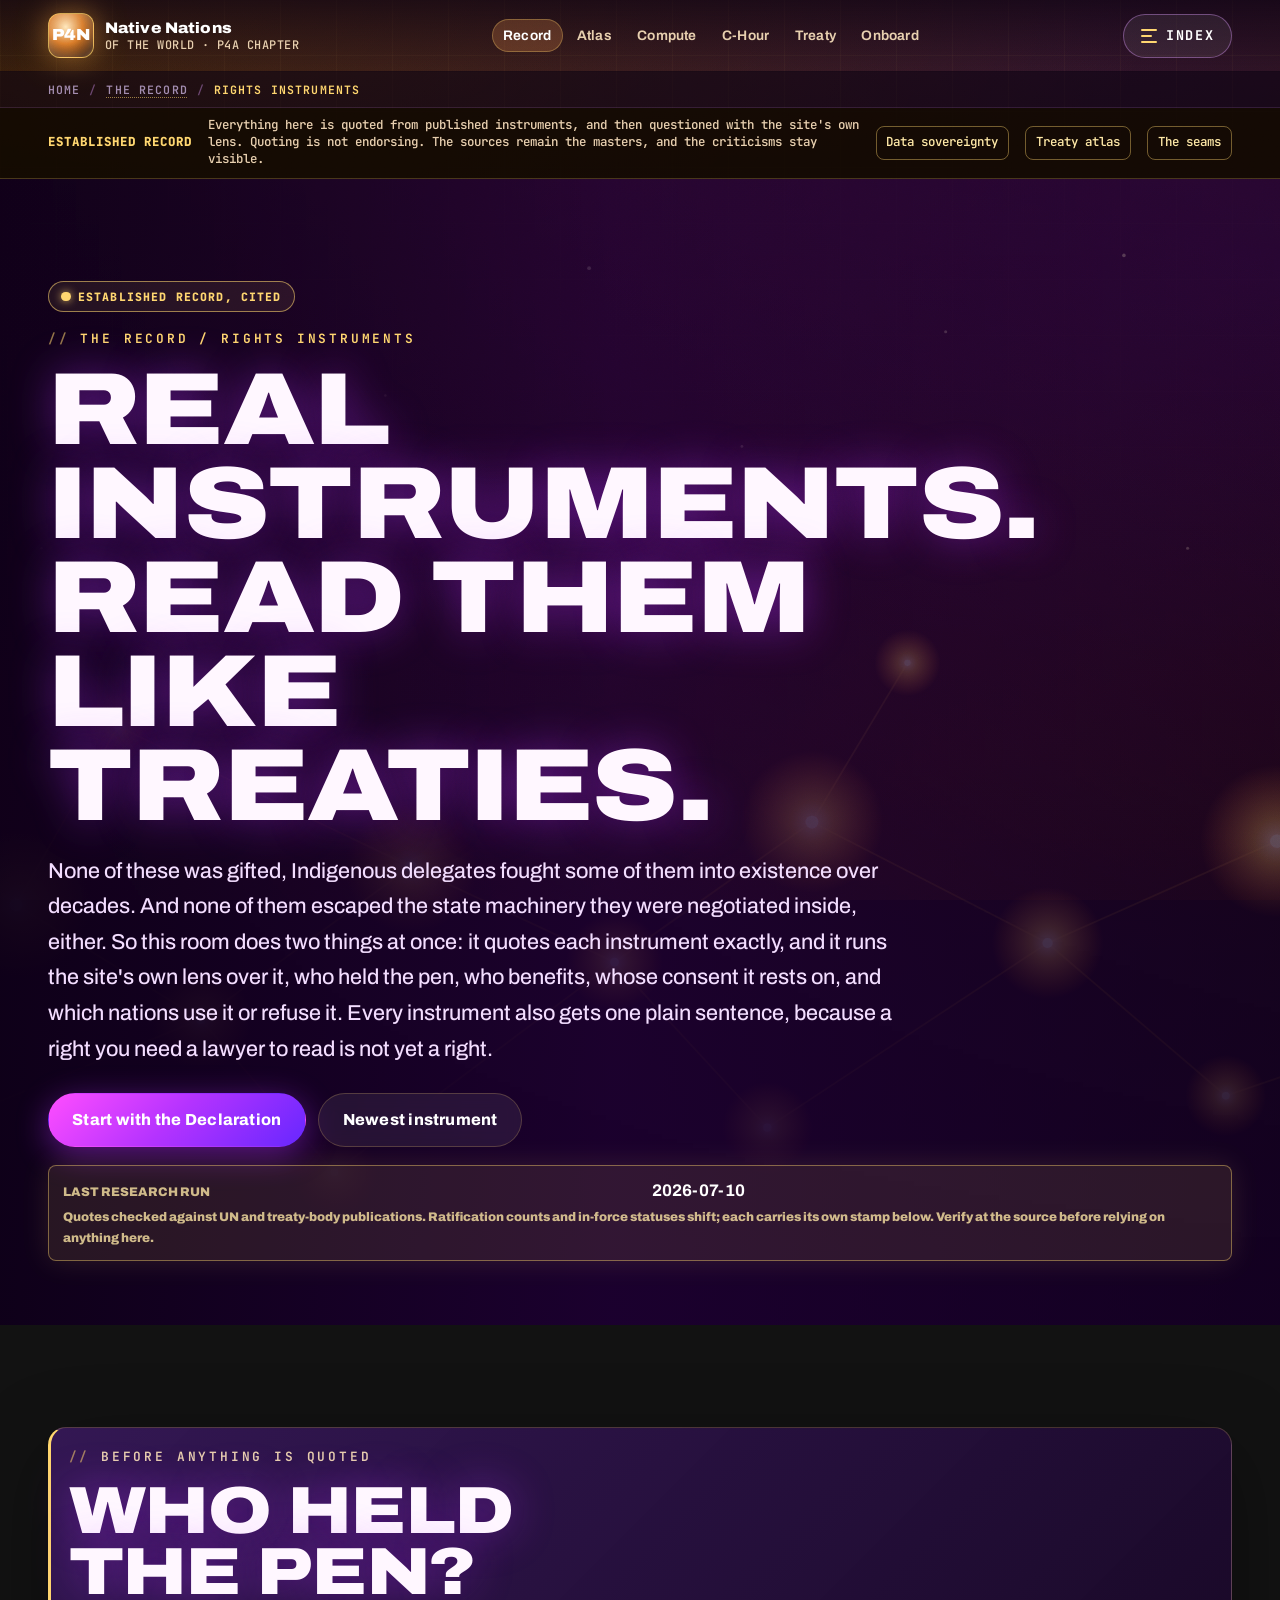
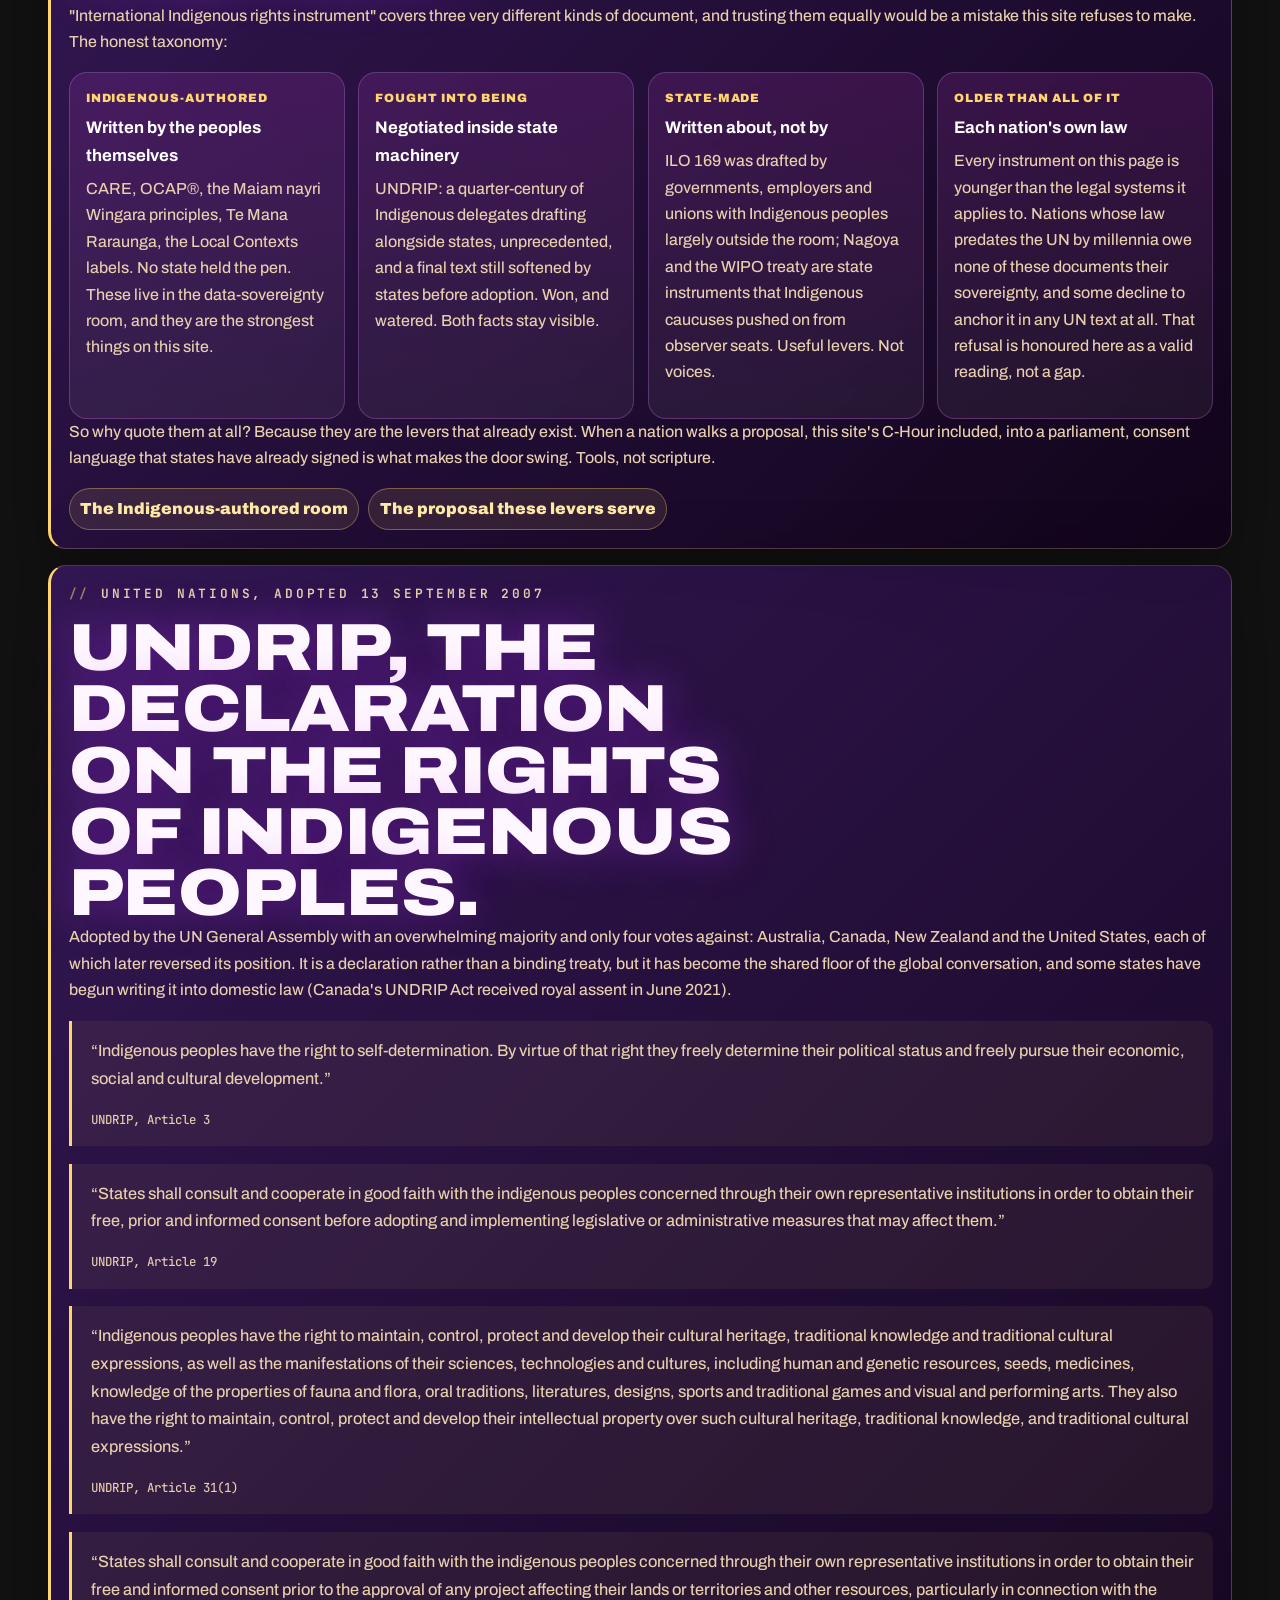
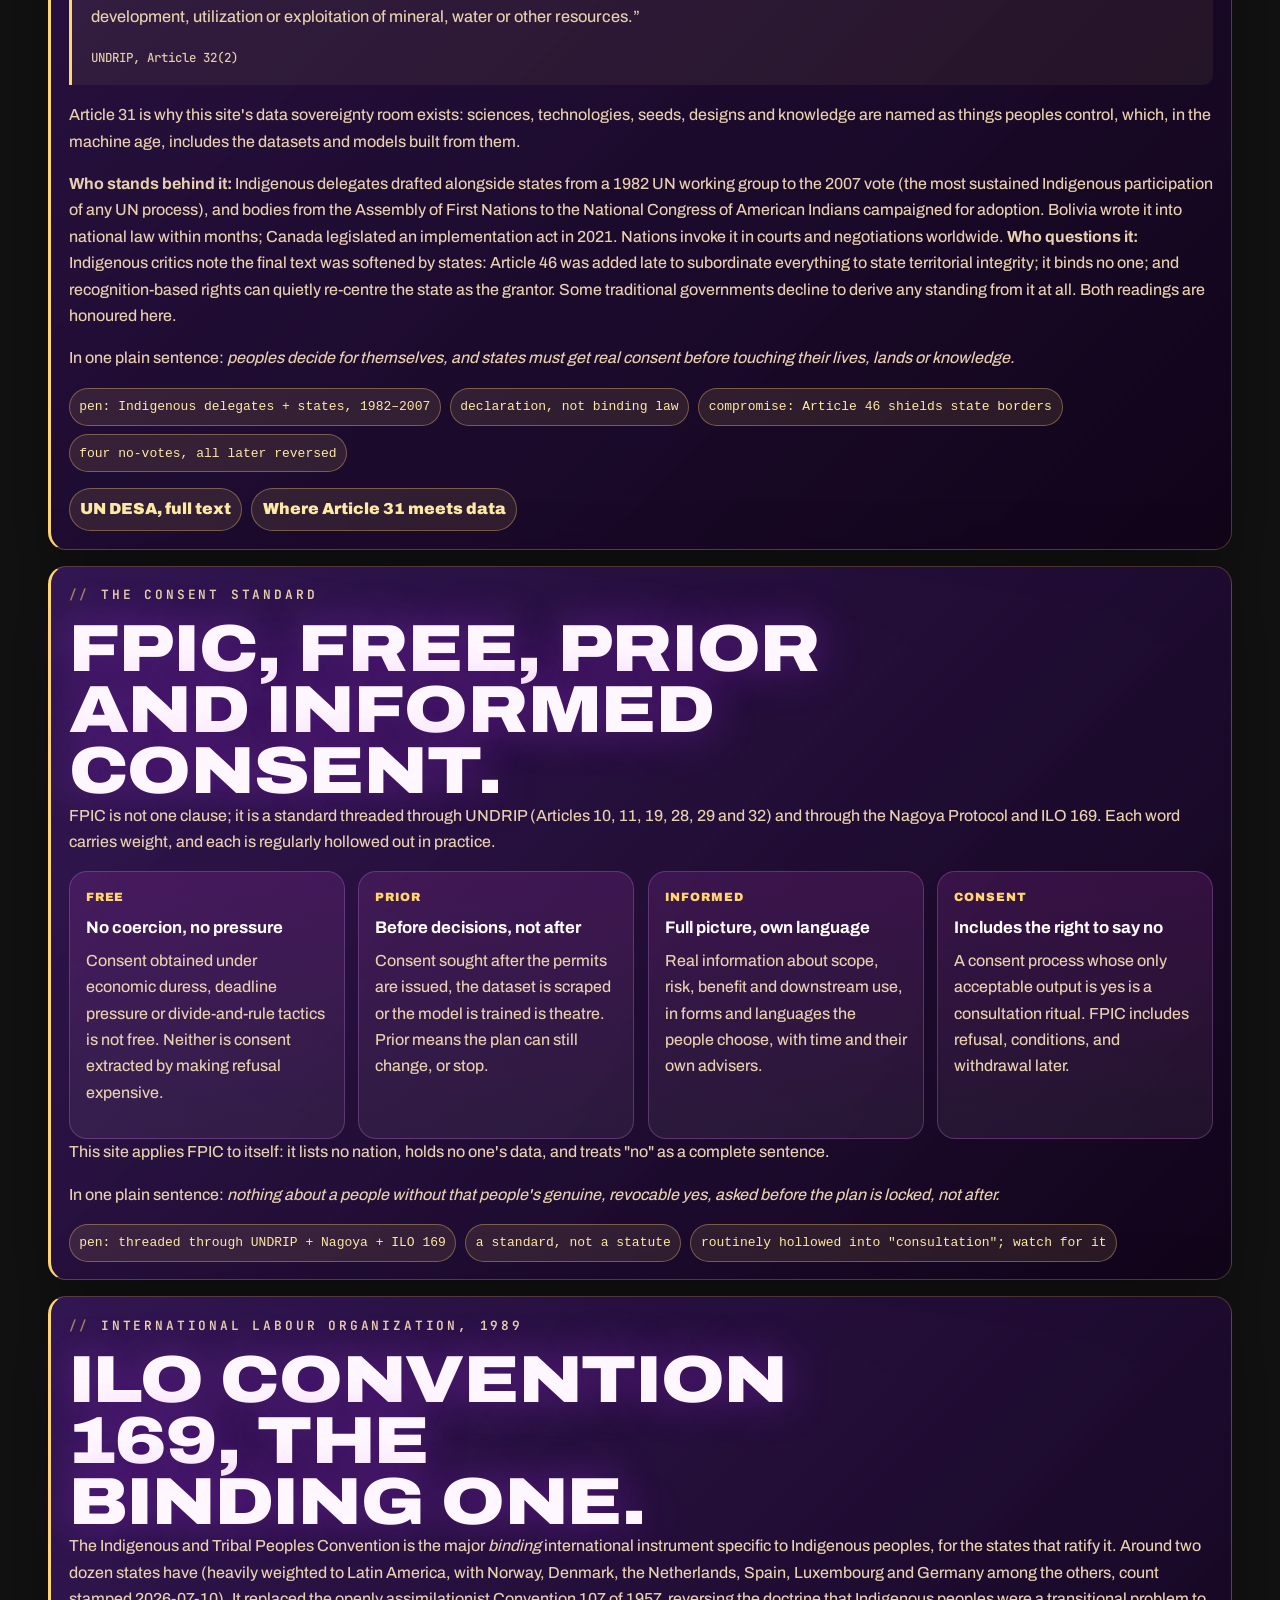
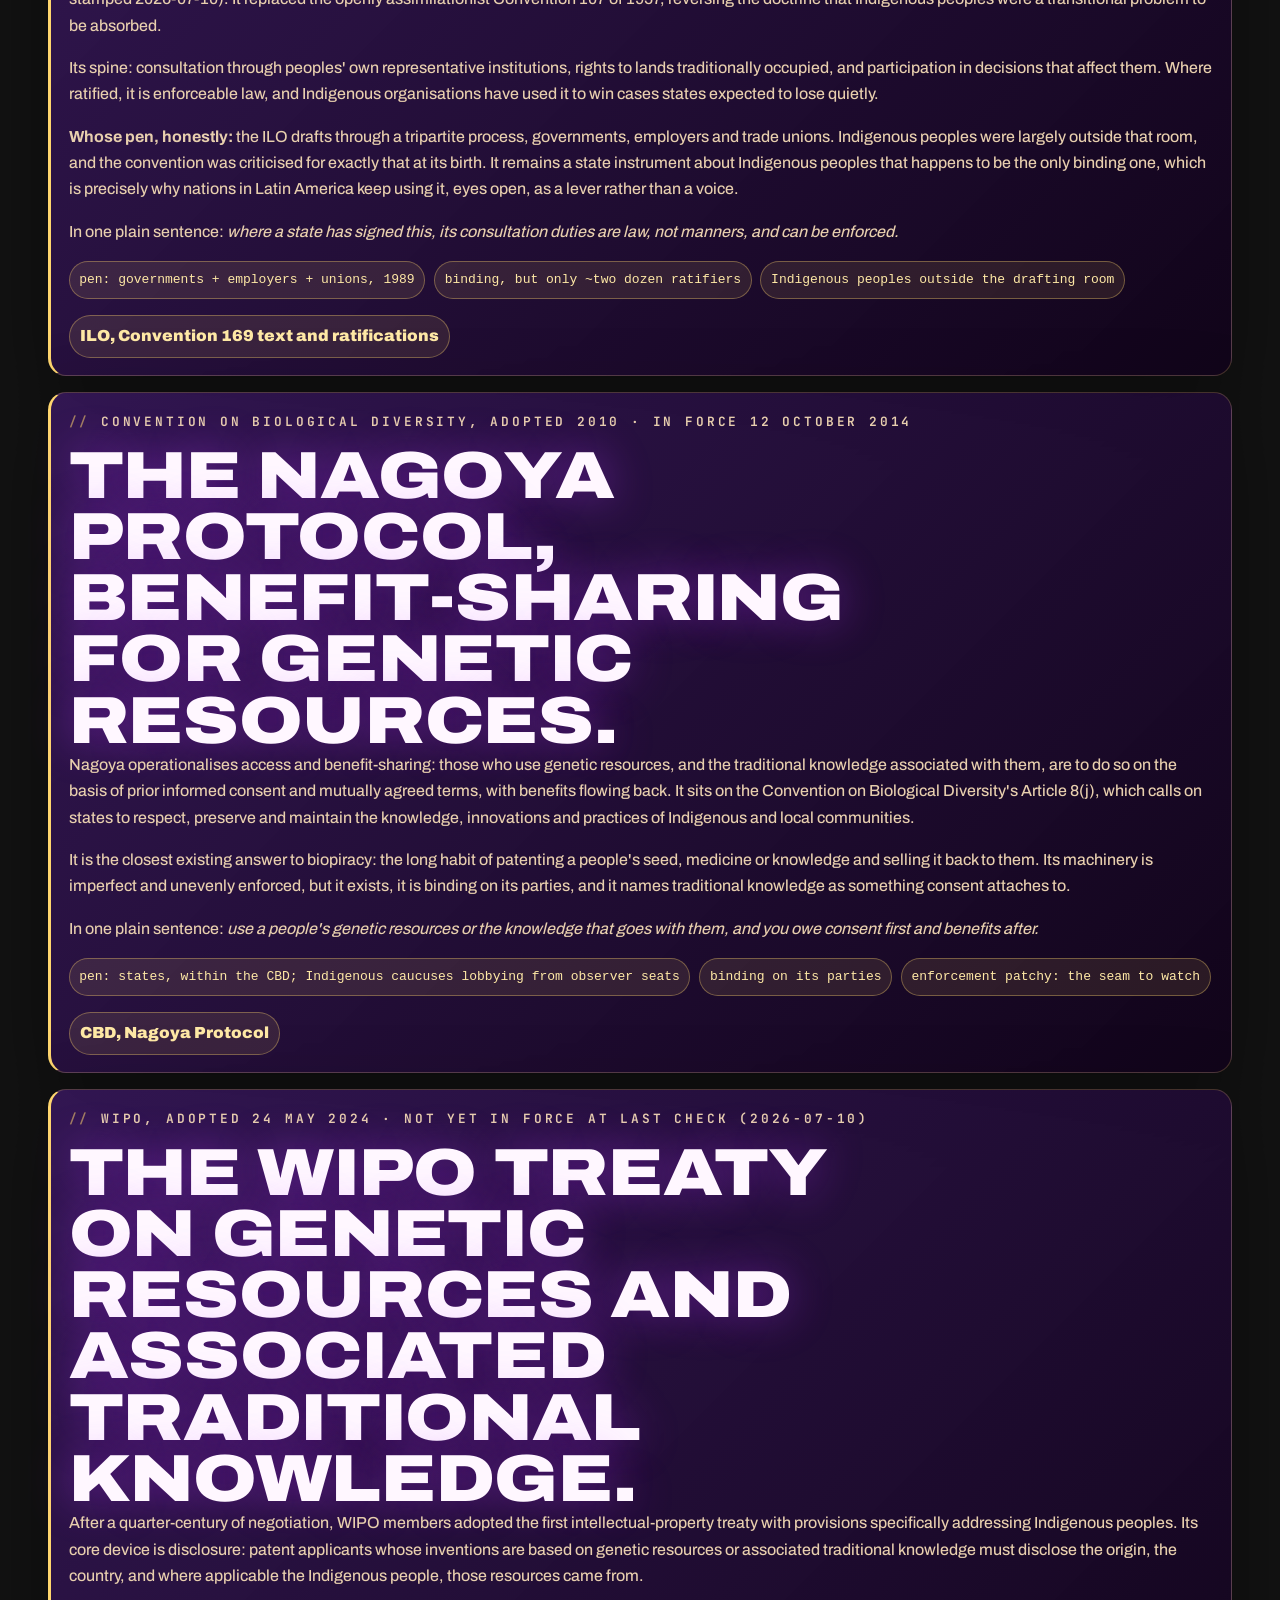
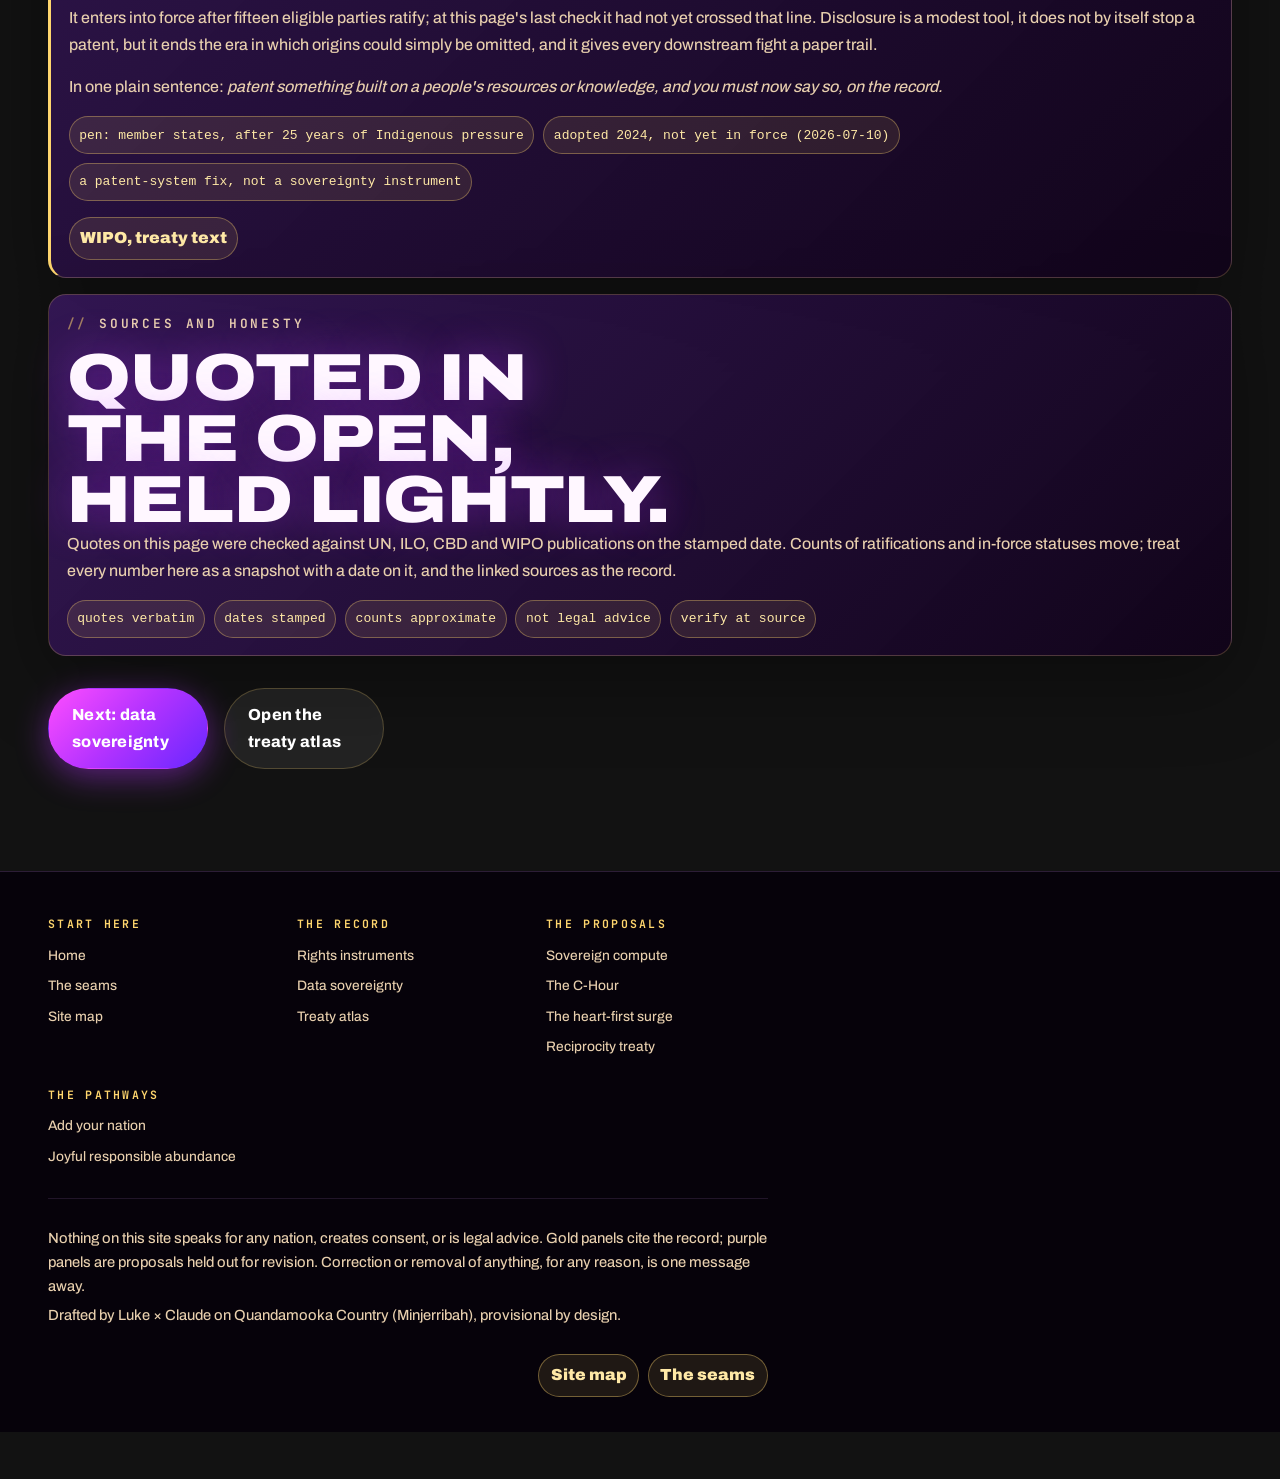
<file: pages/instruments.html>
<!doctype html>
<html lang="en-AU">
<head>
  <meta charset="utf-8">
  <meta name="viewport" content="width=device-width, initial-scale=1">
  <title>Rights Instruments: The Record | Native Nations Lab</title>
  <meta name="description" content="The established instruments of Indigenous rights, UNDRIP, FPIC, ILO Convention 169, the Nagoya Protocol and the WIPO treaty on genetic resources, quoted exactly, dated, and linked to source.">
  <meta name="theme-color" content="#1C0F05">
  <link rel="icon" type="image/svg+xml" href="../assets/favicon.svg">
  <link rel="stylesheet" href="../styles.css?v=20260710-fires">
</head>
<body data-theme="royal" data-foundation-page="instruments">
  <a class="skip-link" href="#main">Skip to content</a>
<header class="site-header">
  <a class="brand" href="../index.html" aria-label="Native Nations lab home"><span class="brand-mark">P4N</span><span class="brand-text"><strong>Native Nations</strong><span>of the world · P4A chapter</span></span></a>
  <nav class="site-nav" data-nav aria-label="Primary">
    <a href="instruments.html">Record</a>
    <a href="treaty-atlas.html">Atlas</a>
    <a href="compute.html">Compute</a>
    <a href="c-hour.html">C-Hour</a>
    <a href="reciprocity-treaty.html">Treaty</a>
    <a href="onboard.html">Onboard</a>
  </nav>
  <button class="index-toggle" type="button" data-menu-toggle aria-expanded="false" aria-controls="site-index"><span class="index-toggle-lines" aria-hidden="true"><i></i><i></i><i></i></span><span class="index-toggle-label">Index</span></button>
</header>
  <div class="site-layer-strip" aria-label="Current register">
    <strong>Established record</strong>
    <span>Everything here is quoted from published instruments, and then questioned with the site's own lens. Quoting is not endorsing. The sources remain the masters, and the criticisms stay visible.</span>
    <a href="data-sovereignty.html">Data sovereignty</a>
    <a href="treaty-atlas.html">Treaty atlas</a>
    <a href="seams.html">The seams</a>
  </div>
  <main id="main">
    <section class="hero page-hero foundation-hero">
      <div class="hero-image"><img loading="eager" fetchpriority="high" decoding="async" src="../assets/fires-hero.svg" alt="Many small fires joined by fine gold seams across a dark landscape"></div>
      <div class="hero-content reveal">
        <span class="register-chip chip-record">Established record, cited</span>
        <p class="eyebrow">The record / rights instruments</p>
        <h1>Real instruments. Read them like treaties.</h1>
        <p class="hero-copy">None of these was gifted, Indigenous delegates fought some of them into existence over decades. And none of them escaped the state machinery they were negotiated inside, either. So this room does two things at once: it quotes each instrument exactly, and it runs the site's own lens over it, who held the pen, who benefits, whose consent it rests on, and which nations use it or refuse it. Every instrument also gets one plain sentence, because a right you need a lawyer to read is not yet a right.</p>
        <div class="hero-actions">
          <a class="button button-primary" href="#undrip">Start with the Declaration</a>
          <a class="button button-secondary" href="#wipo">Newest instrument</a>
        </div>
        <div class="research-badge foundation-research" aria-label="Last research run">
          <span>Last research run</span>
          <strong>2026-07-10</strong>
          <small>Quotes checked against UN and treaty-body publications. Ratification counts and in-force statuses shift; each carries its own stamp below. Verify at the source before relying on anything here.</small>
        </div>
      </div>
    </section>
    <section class="section foundation-section" aria-label="Instruments">
      <div class="page-shell foundation-shell">
        <div class="page-copy reveal" style="width:100%">

          <div class="feature-panel foundation-panel panel-record" id="pen">
            <p class="eyebrow">Before anything is quoted</p>
            <h2>Who held the pen?</h2>
            <p>"International Indigenous rights instrument" covers three very different kinds of document, and trusting them equally would be a mistake this site refuses to make. The honest taxonomy:</p>
            <div class="constitution-grid foundation-card-grid">
              <article class="track-card"><span>Indigenous-authored</span><strong>Written by the peoples themselves</strong><p>CARE, OCAP®, the Maiam nayri Wingara principles, Te Mana Raraunga, the Local Contexts labels. No state held the pen. These live in the data-sovereignty room, and they are the strongest things on this site.</p></article>
              <article class="track-card"><span>Fought into being</span><strong>Negotiated inside state machinery</strong><p>UNDRIP: a quarter-century of Indigenous delegates drafting alongside states, unprecedented, and a final text still softened by states before adoption. Won, and watered. Both facts stay visible.</p></article>
              <article class="track-card"><span>State-made</span><strong>Written about, not by</strong><p>ILO 169 was drafted by governments, employers and unions with Indigenous peoples largely outside the room; Nagoya and the WIPO treaty are state instruments that Indigenous caucuses pushed on from observer seats. Useful levers. Not voices.</p></article>
              <article class="track-card"><span>Older than all of it</span><strong>Each nation's own law</strong><p>Every instrument on this page is younger than the legal systems it applies to. Nations whose law predates the UN by millennia owe none of these documents their sovereignty, and some decline to anchor it in any UN text at all. That refusal is honoured here as a valid reading, not a gap.</p></article>
            </div>
            <p>So why quote them at all? Because they are the levers that already exist. When a nation walks a proposal, this site's C-Hour included, into a parliament, consent language that states have already signed is what makes the door swing. Tools, not scripture.</p>
            <div class="source-links foundation-links"><a href="data-sovereignty.html">The Indigenous-authored room</a><a href="c-hour.html">The proposal these levers serve</a></div>
          </div>

          <div class="feature-panel foundation-panel panel-record" id="undrip">
            <p class="eyebrow">United Nations, adopted 13 September 2007</p>
            <h2>UNDRIP, the Declaration on the Rights of Indigenous Peoples.</h2>
            <p>Adopted by the UN General Assembly with an overwhelming majority and only four votes against: Australia, Canada, New Zealand and the United States, each of which later reversed its position. It is a declaration rather than a binding treaty, but it has become the shared floor of the global conversation, and some states have begun writing it into domestic law (Canada's UNDRIP Act received royal assent in June 2021).</p>
            <blockquote class="instrument-quote">
              <p>“Indigenous peoples have the right to self-determination. By virtue of that right they freely determine their political status and freely pursue their economic, social and cultural development.”</p>
              <footer>UNDRIP, Article 3</footer>
            </blockquote>
            <blockquote class="instrument-quote">
              <p>“States shall consult and cooperate in good faith with the indigenous peoples concerned through their own representative institutions in order to obtain their free, prior and informed consent before adopting and implementing legislative or administrative measures that may affect them.”</p>
              <footer>UNDRIP, Article 19</footer>
            </blockquote>
            <blockquote class="instrument-quote">
              <p>“Indigenous peoples have the right to maintain, control, protect and develop their cultural heritage, traditional knowledge and traditional cultural expressions, as well as the manifestations of their sciences, technologies and cultures, including human and genetic resources, seeds, medicines, knowledge of the properties of fauna and flora, oral traditions, literatures, designs, sports and traditional games and visual and performing arts. They also have the right to maintain, control, protect and develop their intellectual property over such cultural heritage, traditional knowledge, and traditional cultural expressions.”</p>
              <footer>UNDRIP, Article 31(1)</footer>
            </blockquote>
            <blockquote class="instrument-quote">
              <p>“States shall consult and cooperate in good faith with the indigenous peoples concerned through their own representative institutions in order to obtain their free and informed consent prior to the approval of any project affecting their lands or territories and other resources, particularly in connection with the development, utilization or exploitation of mineral, water or other resources.”</p>
              <footer>UNDRIP, Article 32(2)</footer>
            </blockquote>
            <p>Article 31 is why this site's data sovereignty room exists: sciences, technologies, seeds, designs and knowledge are named as things peoples control, which, in the machine age, includes the datasets and models built from them.</p>
            <p><strong>Who stands behind it:</strong> Indigenous delegates drafted alongside states from a 1982 UN working group to the 2007 vote (the most sustained Indigenous participation of any UN process), and bodies from the Assembly of First Nations to the National Congress of American Indians campaigned for adoption. Bolivia wrote it into national law within months; Canada legislated an implementation act in 2021. Nations invoke it in courts and negotiations worldwide. <strong>Who questions it:</strong> Indigenous critics note the final text was softened by states: Article 46 was added late to subordinate everything to state territorial integrity; it binds no one; and recognition-based rights can quietly re-centre the state as the grantor. Some traditional governments decline to derive any standing from it at all. Both readings are honoured here.</p>
            <p>In one plain sentence: <em>peoples decide for themselves, and states must get real consent before touching their lives, lands or knowledge.</em></p>
            <div class="tag-strip"><code>pen: Indigenous delegates + states, 1982–2007</code><code>declaration, not binding law</code><code>compromise: Article 46 shields state borders</code><code>four no-votes, all later reversed</code></div>
            <div class="source-links foundation-links"><a href="https://www.un.org/development/desa/indigenouspeoples/declaration-on-the-rights-of-indigenous-peoples.html">UN DESA, full text</a><a href="data-sovereignty.html">Where Article 31 meets data</a></div>
          </div>

          <div class="feature-panel foundation-panel panel-record" id="fpic">
            <p class="eyebrow">The consent standard</p>
            <h2>FPIC, free, prior and informed consent.</h2>
            <p>FPIC is not one clause; it is a standard threaded through UNDRIP (Articles 10, 11, 19, 28, 29 and 32) and through the Nagoya Protocol and ILO 169. Each word carries weight, and each is regularly hollowed out in practice.</p>
            <div class="constitution-grid foundation-card-grid">
              <article class="track-card"><span>Free</span><strong>No coercion, no pressure</strong><p>Consent obtained under economic duress, deadline pressure or divide-and-rule tactics is not free. Neither is consent extracted by making refusal expensive.</p></article>
              <article class="track-card"><span>Prior</span><strong>Before decisions, not after</strong><p>Consent sought after the permits are issued, the dataset is scraped or the model is trained is theatre. Prior means the plan can still change, or stop.</p></article>
              <article class="track-card"><span>Informed</span><strong>Full picture, own language</strong><p>Real information about scope, risk, benefit and downstream use, in forms and languages the people choose, with time and their own advisers.</p></article>
              <article class="track-card"><span>Consent</span><strong>Includes the right to say no</strong><p>A consent process whose only acceptable output is yes is a consultation ritual. FPIC includes refusal, conditions, and withdrawal later.</p></article>
            </div>
            <p>This site applies FPIC to itself: it lists no nation, holds no one's data, and treats "no" as a complete sentence.</p>
            <p>In one plain sentence: <em>nothing about a people without that people's genuine, revocable yes, asked before the plan is locked, not after.</em></p>
            <div class="tag-strip"><code>pen: threaded through UNDRIP + Nagoya + ILO 169</code><code>a standard, not a statute</code><code>routinely hollowed into "consultation"; watch for it</code></div>
          </div>

          <div class="feature-panel foundation-panel panel-record" id="ilo169">
            <p class="eyebrow">International Labour Organization, 1989</p>
            <h2>ILO Convention 169, the binding one.</h2>
            <p>The Indigenous and Tribal Peoples Convention is the major <em>binding</em> international instrument specific to Indigenous peoples, for the states that ratify it. Around two dozen states have (heavily weighted to Latin America, with Norway, Denmark, the Netherlands, Spain, Luxembourg and Germany among the others, count stamped 2026-07-10). It replaced the openly assimilationist Convention 107 of 1957, reversing the doctrine that Indigenous peoples were a transitional problem to be absorbed.</p>
            <p>Its spine: consultation through peoples' own representative institutions, rights to lands traditionally occupied, and participation in decisions that affect them. Where ratified, it is enforceable law, and Indigenous organisations have used it to win cases states expected to lose quietly.</p>
            <p><strong>Whose pen, honestly:</strong> the ILO drafts through a tripartite process, governments, employers and trade unions. Indigenous peoples were largely outside that room, and the convention was criticised for exactly that at its birth. It remains a state instrument about Indigenous peoples that happens to be the only binding one, which is precisely why nations in Latin America keep using it, eyes open, as a lever rather than a voice.</p>
            <p>In one plain sentence: <em>where a state has signed this, its consultation duties are law, not manners, and can be enforced.</em></p>
            <div class="tag-strip"><code>pen: governments + employers + unions, 1989</code><code>binding, but only ~two dozen ratifiers</code><code>Indigenous peoples outside the drafting room</code></div>
            <div class="source-links foundation-links"><a href="https://www.ilo.org/dyn/normlex/en/f?p=NORMLEXPUB:12100:0::NO::P12100_ILO_CODE:C169">ILO, Convention 169 text and ratifications</a></div>
          </div>

          <div class="feature-panel foundation-panel panel-record" id="nagoya">
            <p class="eyebrow">Convention on Biological Diversity, adopted 2010 · in force 12 October 2014</p>
            <h2>The Nagoya Protocol, benefit-sharing for genetic resources.</h2>
            <p>Nagoya operationalises access and benefit-sharing: those who use genetic resources, and the traditional knowledge associated with them, are to do so on the basis of prior informed consent and mutually agreed terms, with benefits flowing back. It sits on the Convention on Biological Diversity's Article 8(j), which calls on states to respect, preserve and maintain the knowledge, innovations and practices of Indigenous and local communities.</p>
            <p>It is the closest existing answer to biopiracy: the long habit of patenting a people's seed, medicine or knowledge and selling it back to them. Its machinery is imperfect and unevenly enforced, but it exists, it is binding on its parties, and it names traditional knowledge as something consent attaches to.</p>
            <p>In one plain sentence: <em>use a people's genetic resources or the knowledge that goes with them, and you owe consent first and benefits after.</em></p>
            <div class="tag-strip"><code>pen: states, within the CBD; Indigenous caucuses lobbying from observer seats</code><code>binding on its parties</code><code>enforcement patchy: the seam to watch</code></div>
            <div class="source-links foundation-links"><a href="https://www.cbd.int/abs">CBD, Nagoya Protocol</a></div>
          </div>

          <div class="feature-panel foundation-panel panel-record" id="wipo">
            <p class="eyebrow">WIPO, adopted 24 May 2024 · not yet in force at last check (2026-07-10)</p>
            <h2>The WIPO Treaty on Genetic Resources and Associated Traditional Knowledge.</h2>
            <p>After a quarter-century of negotiation, WIPO members adopted the first intellectual-property treaty with provisions specifically addressing Indigenous peoples. Its core device is disclosure: patent applicants whose inventions are based on genetic resources or associated traditional knowledge must disclose the origin, the country, and where applicable the Indigenous people, those resources came from.</p>
            <p>It enters into force after fifteen eligible parties ratify; at this page's last check it had not yet crossed that line. Disclosure is a modest tool, it does not by itself stop a patent, but it ends the era in which origins could simply be omitted, and it gives every downstream fight a paper trail.</p>
            <p>In one plain sentence: <em>patent something built on a people's resources or knowledge, and you must now say so, on the record.</em></p>
            <div class="tag-strip"><code>pen: member states, after 25 years of Indigenous pressure</code><code>adopted 2024, not yet in force (2026-07-10)</code><code>a patent-system fix, not a sovereignty instrument</code></div>
            <div class="source-links foundation-links"><a href="https://www.wipo.int/wipolex/en/text/588090">WIPO, treaty text</a></div>
          </div>

          <div class="feature-panel foundation-panel" id="sources">
            <p class="eyebrow">Sources and honesty</p>
            <h2>Quoted in the open, held lightly.</h2>
            <p>Quotes on this page were checked against UN, ILO, CBD and WIPO publications on the stamped date. Counts of ratifications and in-force statuses move; treat every number here as a snapshot with a date on it, and the linked sources as the record.</p>
            <div class="tag-strip"><code>quotes verbatim</code><code>dates stamped</code><code>counts approximate</code><code>not legal advice</code><code>verify at source</code></div>
          </div>

          <div class="next-trail"><a class="button button-primary" href="data-sovereignty.html">Next: data sovereignty</a><a class="button button-secondary" href="treaty-atlas.html">Open the treaty atlas</a></div>
        </div>
      </div>
    </section>
  </main>
  <footer class="site-footer">
    <div>
      <p>Nothing on this site speaks for any nation, creates consent, or is legal advice. Gold panels cite the record; purple panels are proposals held out for revision. Correction or removal of anything, for any reason, is one message away.</p>
      <p>Drafted by Luke × Claude on Quandamooka Country (Minjerribah), provisional by design.</p>
    </div>
    <nav class="footer-links" aria-label="Footer links"><a href="site-map.html">Site map</a><a href="seams.html">The seams</a></nav>
  </footer>
  <script src="../script.js?v=20260710-fires"></script>
<script src="../assets/site-nav.js?v=20260710-fires"></script>
</body>
</html>
</file>
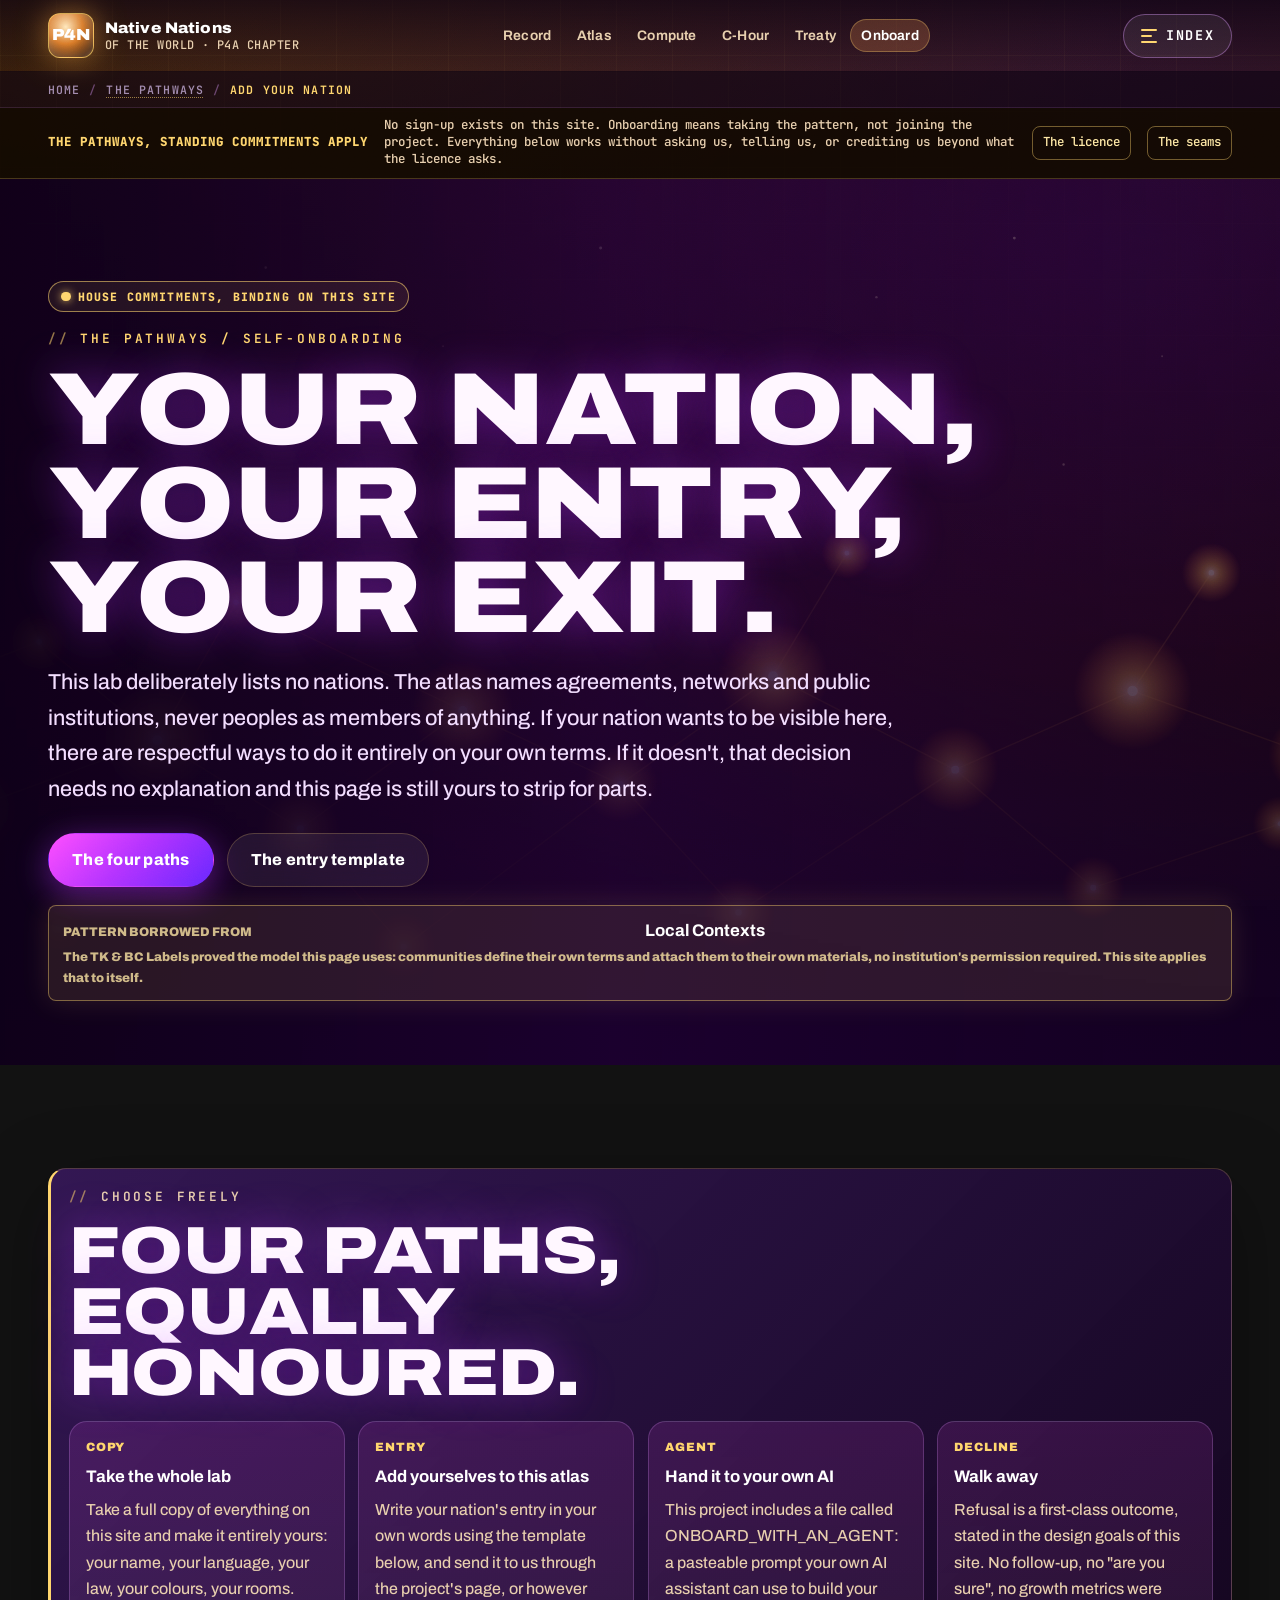
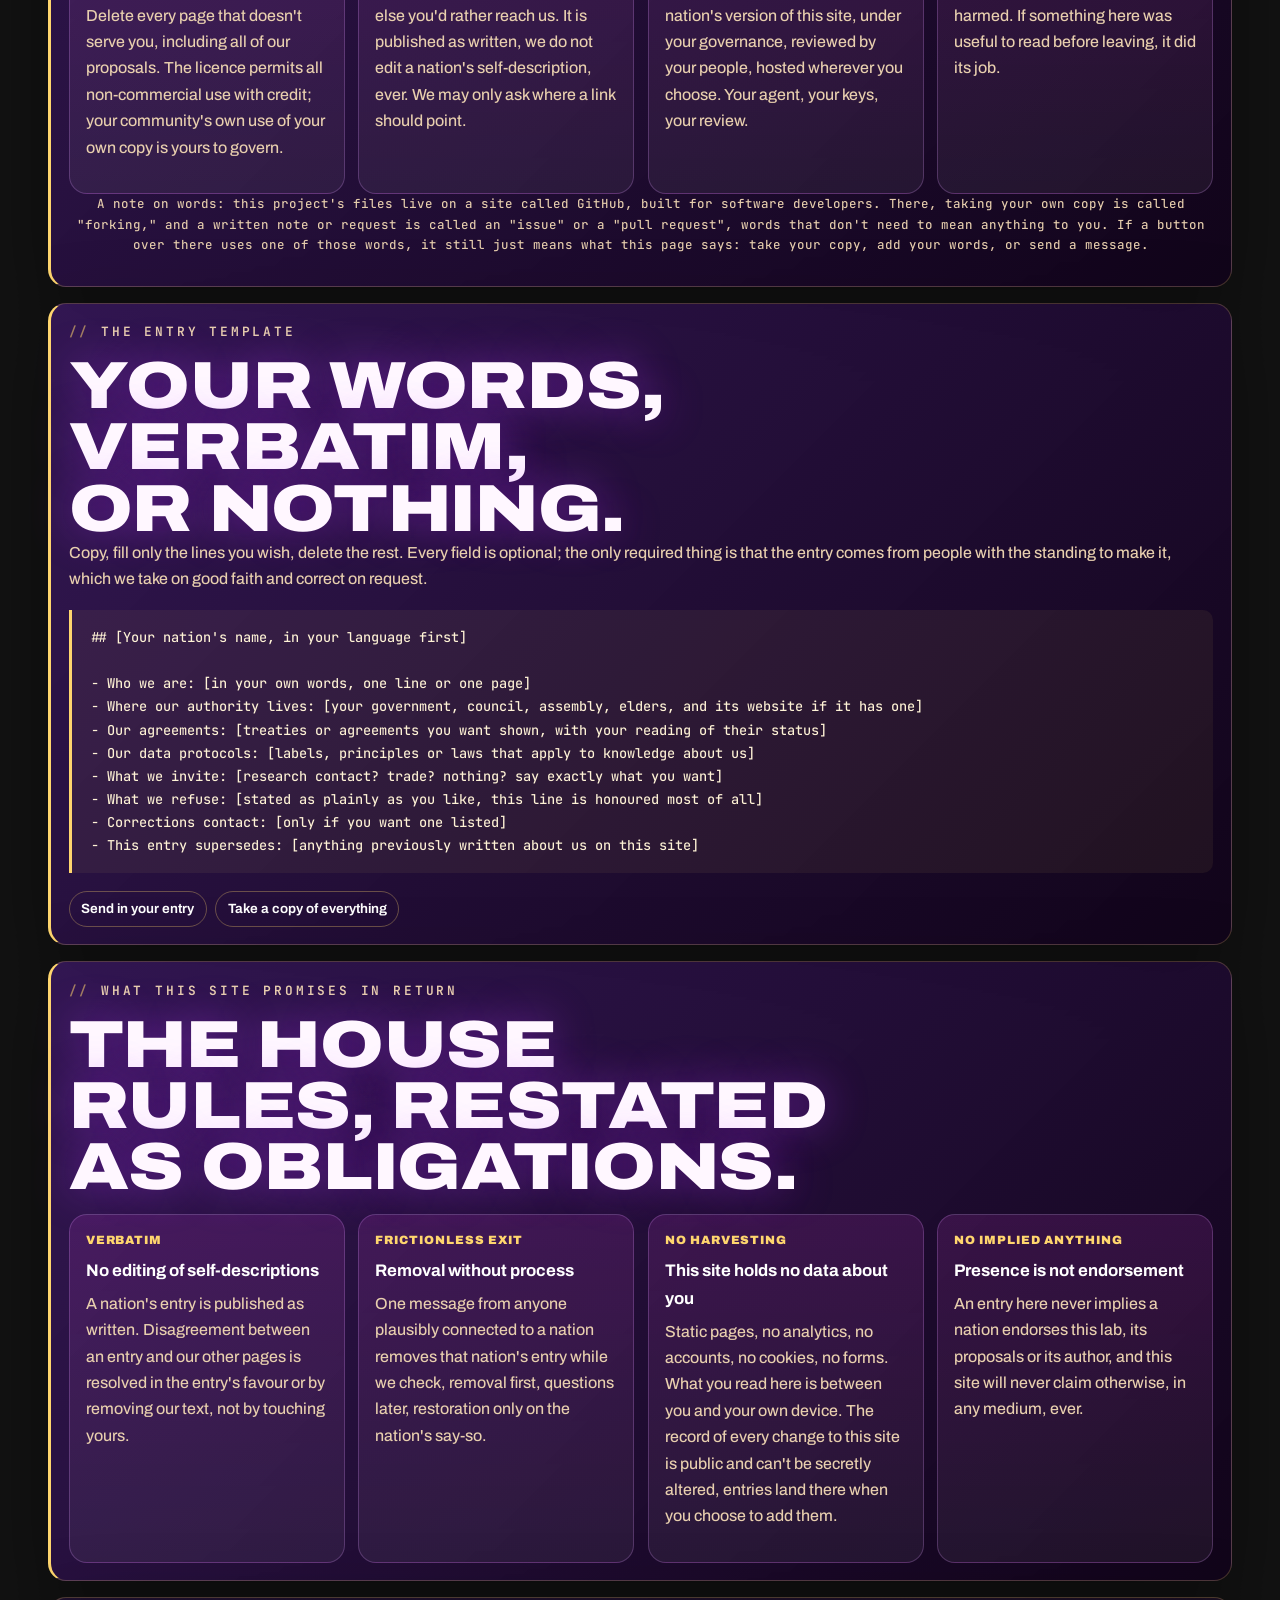
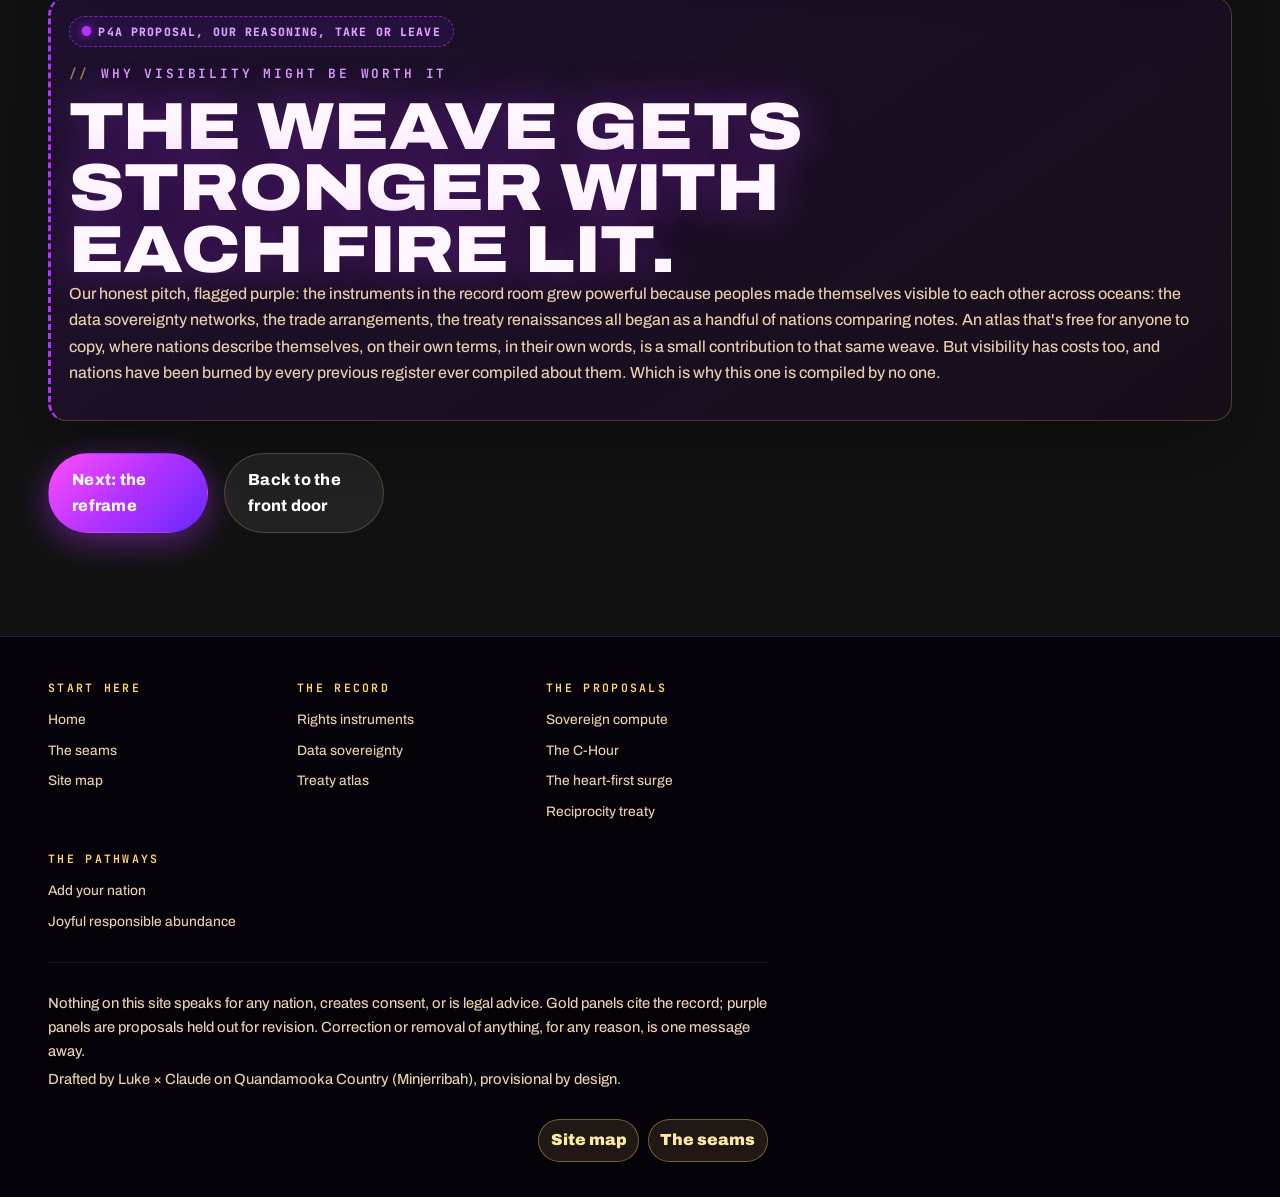
<file: pages/onboard.html>
<!doctype html>
<html lang="en-AU">
<head>
  <meta charset="utf-8">
  <meta name="viewport" content="width=device-width, initial-scale=1">
  <title>Add Your Nation: On Your Own Terms | Native Nations Lab</title>
  <meta name="description" content="Self-onboarding for nations and peoples not yet visible here: take a copy of the lab, add an atlas entry in your own words, hand the agent file to your own AI, or decline entirely. All four paths are honoured.">
  <meta name="theme-color" content="#1C0F05">
  <link rel="icon" type="image/svg+xml" href="../assets/favicon.svg">
  <link rel="stylesheet" href="../styles.css?v=20260710-fires">
</head>
<body data-theme="royal" data-foundation-page="onboard">
  <a class="skip-link" href="#main">Skip to content</a>
<header class="site-header">
  <a class="brand" href="../index.html" aria-label="Native Nations lab home"><span class="brand-mark">P4N</span><span class="brand-text"><strong>Native Nations</strong><span>of the world · P4A chapter</span></span></a>
  <nav class="site-nav" data-nav aria-label="Primary">
    <a href="instruments.html">Record</a>
    <a href="treaty-atlas.html">Atlas</a>
    <a href="compute.html">Compute</a>
    <a href="c-hour.html">C-Hour</a>
    <a href="reciprocity-treaty.html">Treaty</a>
    <a href="onboard.html">Onboard</a>
  </nav>
  <button class="index-toggle" type="button" data-menu-toggle aria-expanded="false" aria-controls="site-index"><span class="index-toggle-lines" aria-hidden="true"><i></i><i></i><i></i></span><span class="index-toggle-label">Index</span></button>
</header>
  <div class="site-layer-strip" aria-label="Current register">
    <strong>The pathways, standing commitments apply</strong>
    <span>No sign-up exists on this site. Onboarding means taking the pattern, not joining the project. Everything below works without asking us, telling us, or crediting us beyond what the licence asks.</span>
    <a href="../LICENCE.md">The licence</a>
    <a href="seams.html">The seams</a>
  </div>
  <main id="main">
    <section class="hero page-hero foundation-hero">
      <div class="hero-image"><img loading="eager" fetchpriority="high" decoding="async" src="../assets/fires-hero.svg" alt="Many small fires joined by fine gold seams across a dark landscape"></div>
      <div class="hero-content reveal">
        <span class="register-chip chip-record">House commitments, binding on this site</span>
        <p class="eyebrow">The pathways / self-onboarding</p>
        <h1>Your nation, your entry, your exit.</h1>
        <p class="hero-copy">This lab deliberately lists no nations. The atlas names agreements, networks and public institutions, never peoples as members of anything. If your nation wants to be visible here, there are respectful ways to do it entirely on your own terms. If it doesn't, that decision needs no explanation and this page is still yours to strip for parts.</p>
        <div class="hero-actions">
          <a class="button button-primary" href="#paths">The four paths</a>
          <a class="button button-secondary" href="#template">The entry template</a>
        </div>
        <div class="research-badge foundation-research" aria-label="Model note">
          <span>Pattern borrowed from</span>
          <strong>Local Contexts</strong>
          <small>The TK &amp; BC Labels proved the model this page uses: communities define their own terms and attach them to their own materials, no institution's permission required. This site applies that to itself.</small>
        </div>
      </div>
    </section>
    <section class="section foundation-section" aria-label="Onboarding content">
      <div class="page-shell foundation-shell">
        <div class="page-copy reveal" style="width:100%">

          <div class="feature-panel foundation-panel panel-record" id="paths">
            <p class="eyebrow">Choose freely</p>
            <h2>Four paths, equally honoured.</h2>
            <div class="constitution-grid foundation-card-grid">
              <article class="track-card"><span>Copy</span><strong>Take the whole lab</strong><p>Take a full copy of everything on this site and make it entirely yours: your name, your language, your law, your colours, your rooms. Delete every page that doesn't serve you, including all of our proposals. The licence permits all non-commercial use with credit; your community's own use of your own copy is yours to govern.</p></article>
              <article class="track-card"><span>Entry</span><strong>Add yourselves to this atlas</strong><p>Write your nation's entry in your own words using the template below, and send it to us through the project's page, or however else you'd rather reach us. It is published as written, we do not edit a nation's self-description, ever. We may only ask where a link should point.</p></article>
              <article class="track-card"><span>Agent</span><strong>Hand it to your own AI</strong><p>This project includes a file called ONBOARD_WITH_AN_AGENT: a pasteable prompt your own AI assistant can use to build your nation's version of this site, under your governance, reviewed by your people, hosted wherever you choose. Your agent, your keys, your review.</p></article>
              <article class="track-card"><span>Decline</span><strong>Walk away</strong><p>Refusal is a first-class outcome, stated in the design goals of this site. No follow-up, no "are you sure", no growth metrics were harmed. If something here was useful to read before leaving, it did its job.</p></article>
            </div>
            <p class="seam-note">A note on words: this project's files live on a site called GitHub, built for software developers. There, taking your own copy is called "forking," and a written note or request is called an "issue" or a "pull request", words that don't need to mean anything to you. If a button over there uses one of those words, it still just means what this page says: take your copy, add your words, or send a message.</p>
          </div>

          <div class="feature-panel foundation-panel panel-record" id="template">
            <p class="eyebrow">The entry template</p>
            <h2>Your words, verbatim, or nothing.</h2>
            <p>Copy, fill only the lines you wish, delete the rest. Every field is optional; the only required thing is that the entry comes from people with the standing to make it, which we take on good faith and correct on request.</p>
            <blockquote class="instrument-quote">
<pre style="white-space:pre-wrap;font-family:var(--font-mono);font-size:.85rem;margin:0">## [Your nation's name, in your language first]

- Who we are: [in your own words, one line or one page]
- Where our authority lives: [your government, council, assembly, elders, and its website if it has one]
- Our agreements: [treaties or agreements you want shown, with your reading of their status]
- Our data protocols: [labels, principles or laws that apply to knowledge about us]
- What we invite: [research contact? trade? nothing? say exactly what you want]
- What we refuse: [stated as plainly as you like, this line is honoured most of all]
- Corrections contact: [only if you want one listed]
- This entry supersedes: [anything previously written about us on this site]</pre>
            </blockquote>
            <div class="signal-row">
              <a href="https://github.com/auraofintelligence/p4a-native-nations-cinema/issues">Send in your entry</a>
              <a href="https://github.com/auraofintelligence/p4a-native-nations-cinema">Take a copy of everything</a>
            </div>
          </div>

          <div class="feature-panel foundation-panel panel-record" id="promises">
            <p class="eyebrow">What this site promises in return</p>
            <h2>The house rules, restated as obligations.</h2>
            <div class="constitution-grid foundation-card-grid">
              <article class="track-card"><span>Verbatim</span><strong>No editing of self-descriptions</strong><p>A nation's entry is published as written. Disagreement between an entry and our other pages is resolved in the entry's favour or by removing our text, not by touching yours.</p></article>
              <article class="track-card"><span>Frictionless exit</span><strong>Removal without process</strong><p>One message from anyone plausibly connected to a nation removes that nation's entry while we check, removal first, questions later, restoration only on the nation's say-so.</p></article>
              <article class="track-card"><span>No harvesting</span><strong>This site holds no data about you</strong><p>Static pages, no analytics, no accounts, no cookies, no forms. What you read here is between you and your own device. The record of every change to this site is public and can't be secretly altered, entries land there when you choose to add them.</p></article>
              <article class="track-card"><span>No implied anything</span><strong>Presence is not endorsement</strong><p>An entry here never implies a nation endorses this lab, its proposals or its author, and this site will never claim otherwise, in any medium, ever.</p></article>
            </div>
          </div>

          <div class="feature-panel foundation-panel panel-proposal" id="why-bother">
            <span class="register-chip chip-proposal">P4A proposal, our reasoning, take or leave</span>
            <p class="eyebrow">Why visibility might be worth it</p>
            <h2>The weave gets stronger with each fire lit.</h2>
            <p>Our honest pitch, flagged purple: the instruments in the record room grew powerful because peoples made themselves visible to each other across oceans: the data sovereignty networks, the trade arrangements, the treaty renaissances all began as a handful of nations comparing notes. An atlas that's free for anyone to copy, where nations describe themselves, on their own terms, in their own words, is a small contribution to that same weave. But visibility has costs too, and nations have been burned by every previous register ever compiled about them. Which is why this one is compiled by no one.</p>
          </div>

          <div class="next-trail"><a class="button button-primary" href="abundance.html">Next: the reframe</a><a class="button button-secondary" href="../index.html">Back to the front door</a></div>
        </div>
      </div>
    </section>
  </main>
  <footer class="site-footer">
    <div>
      <p>Nothing on this site speaks for any nation, creates consent, or is legal advice. Gold panels cite the record; purple panels are proposals held out for revision. Correction or removal of anything, for any reason, is one message away.</p>
      <p>Drafted by Luke × Claude on Quandamooka Country (Minjerribah), provisional by design.</p>
    </div>
    <nav class="footer-links" aria-label="Footer links"><a href="site-map.html">Site map</a><a href="seams.html">The seams</a></nav>
  </footer>
  <script src="../script.js?v=20260710-fires"></script>
<script src="../assets/site-nav.js?v=20260710-fires"></script>
</body>
</html>
</file>
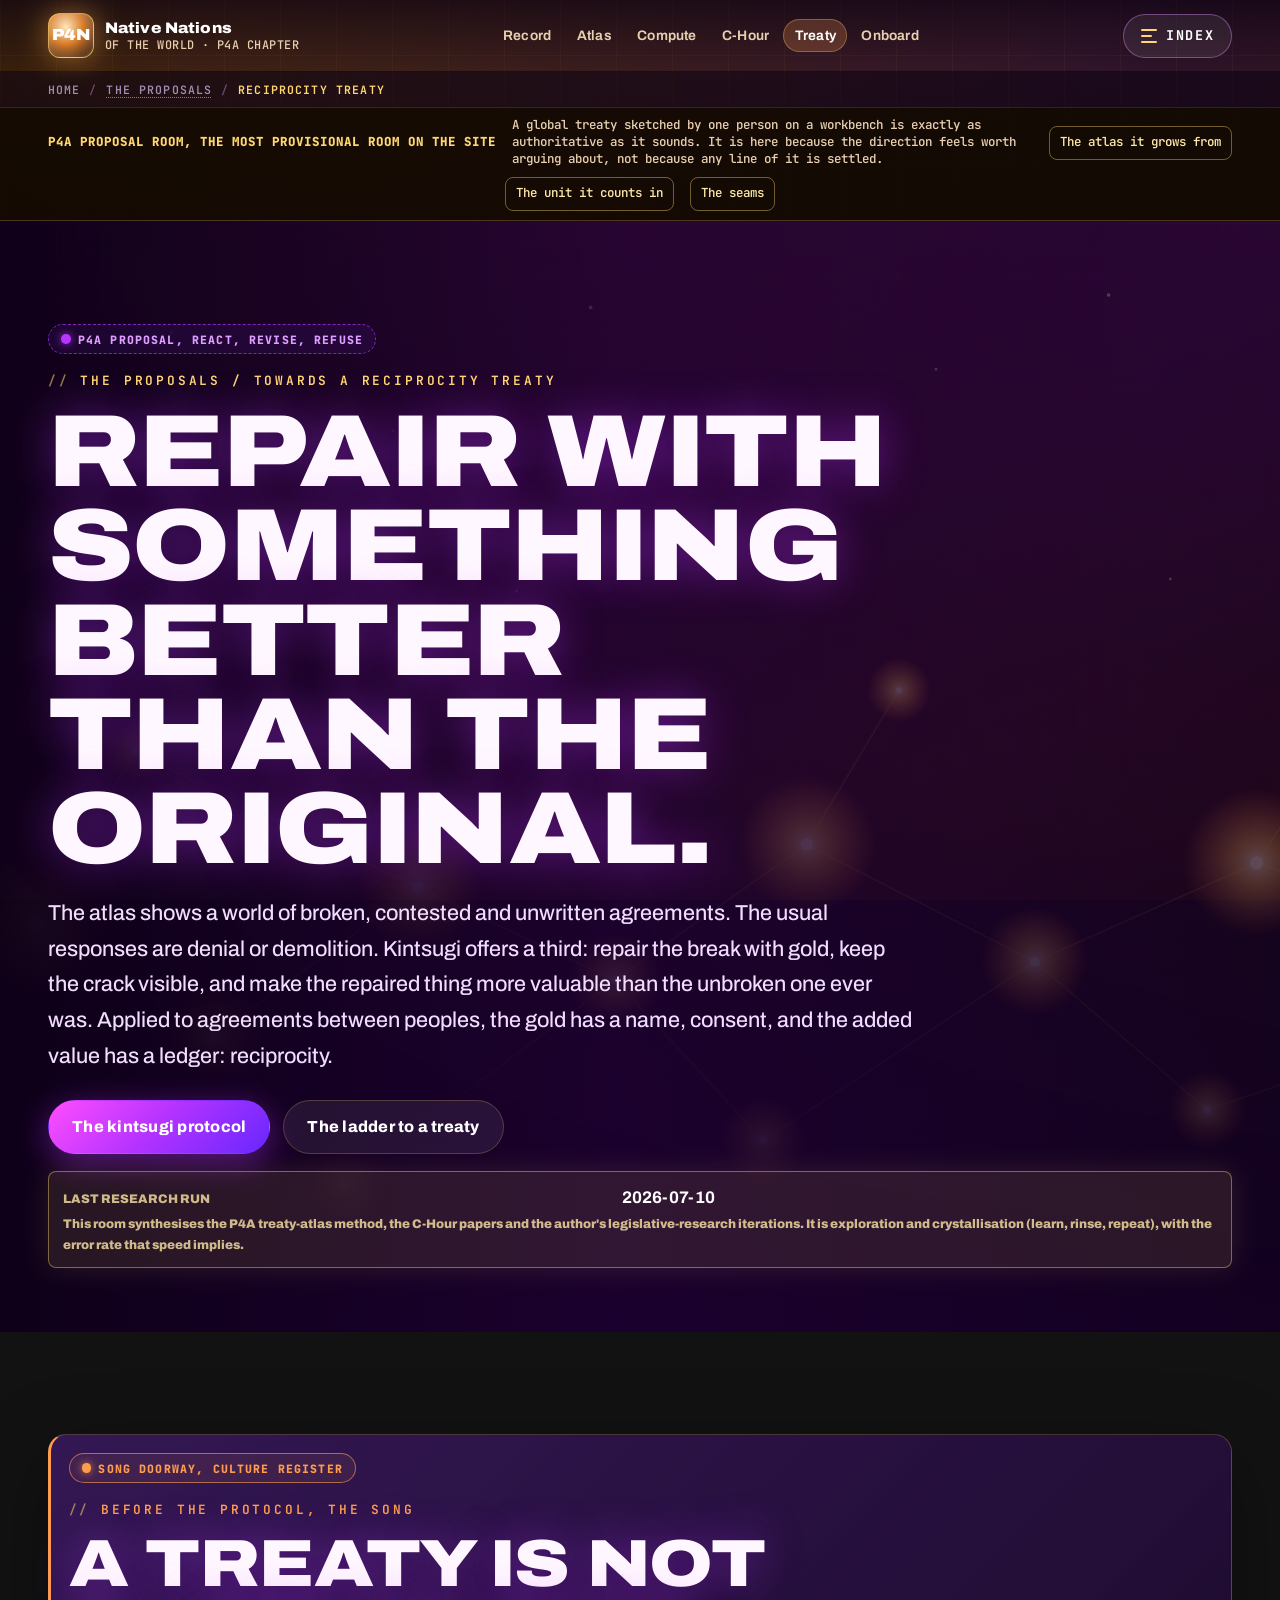
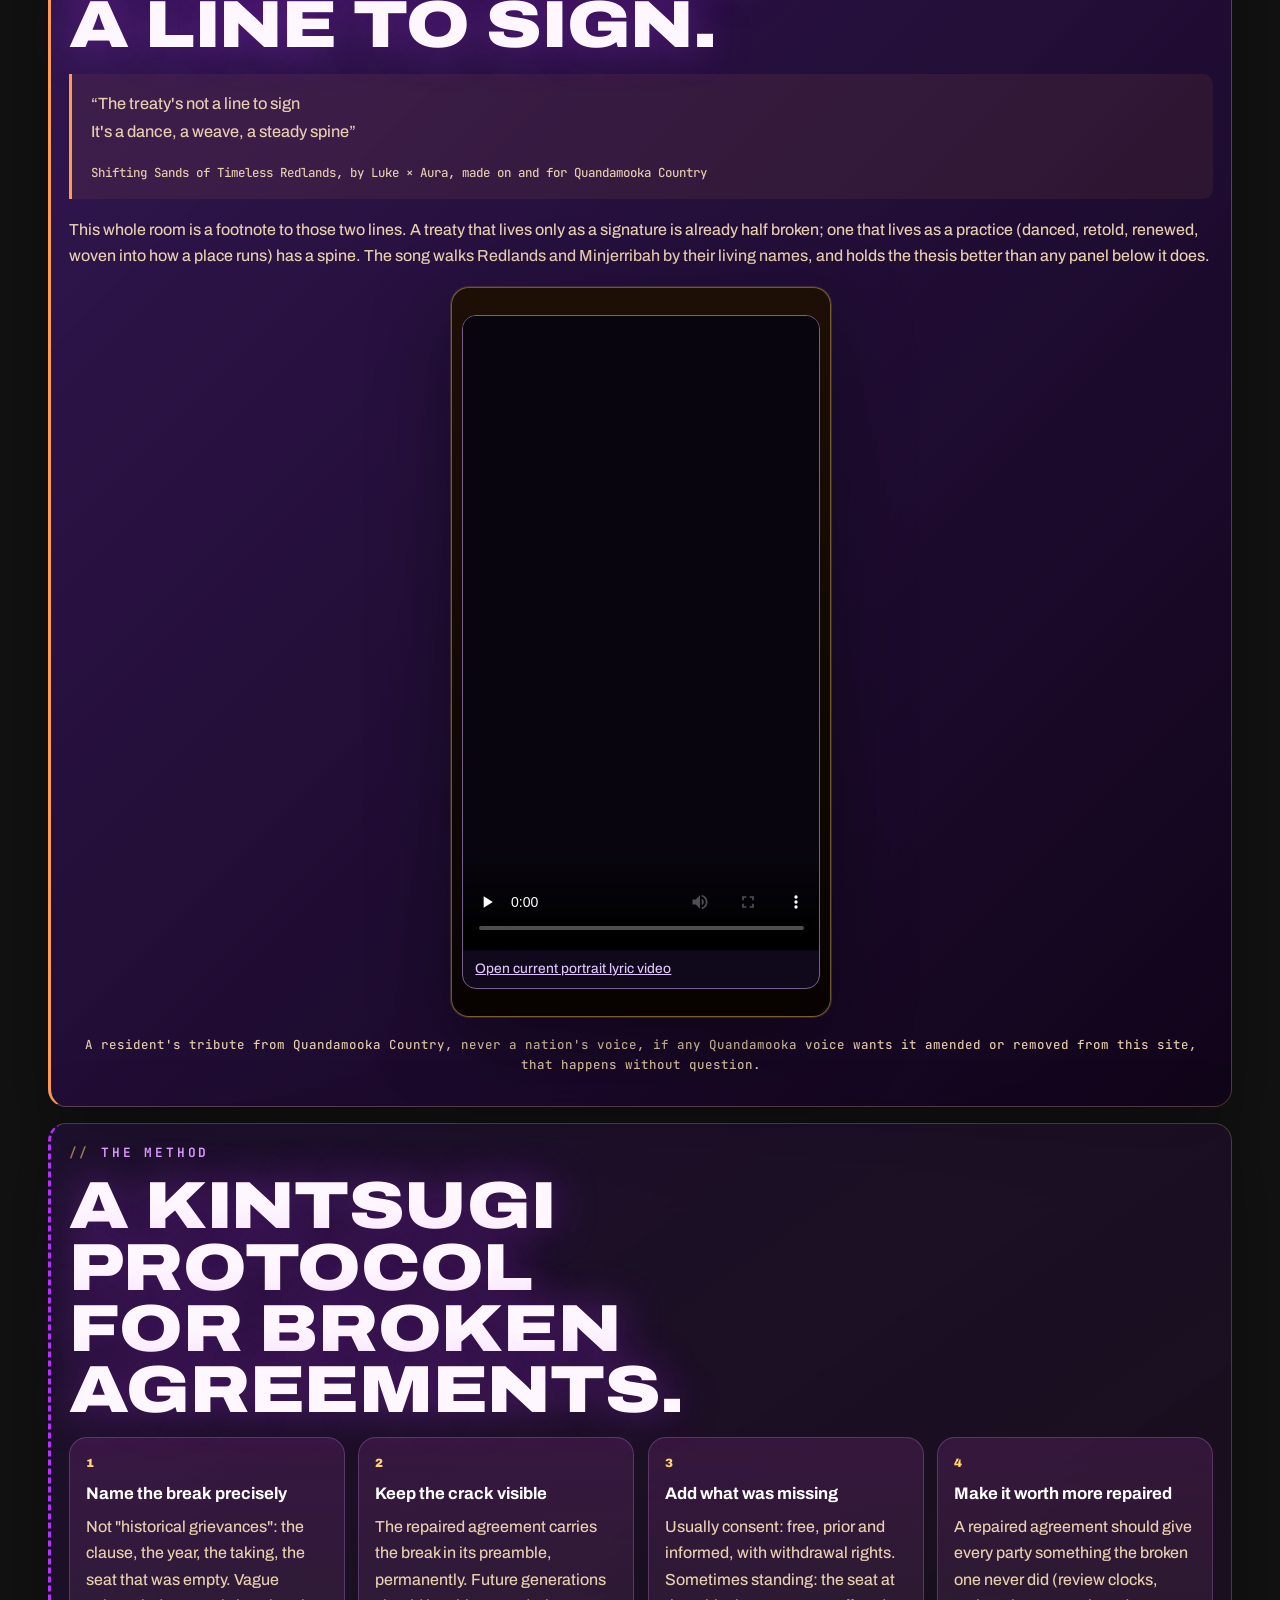
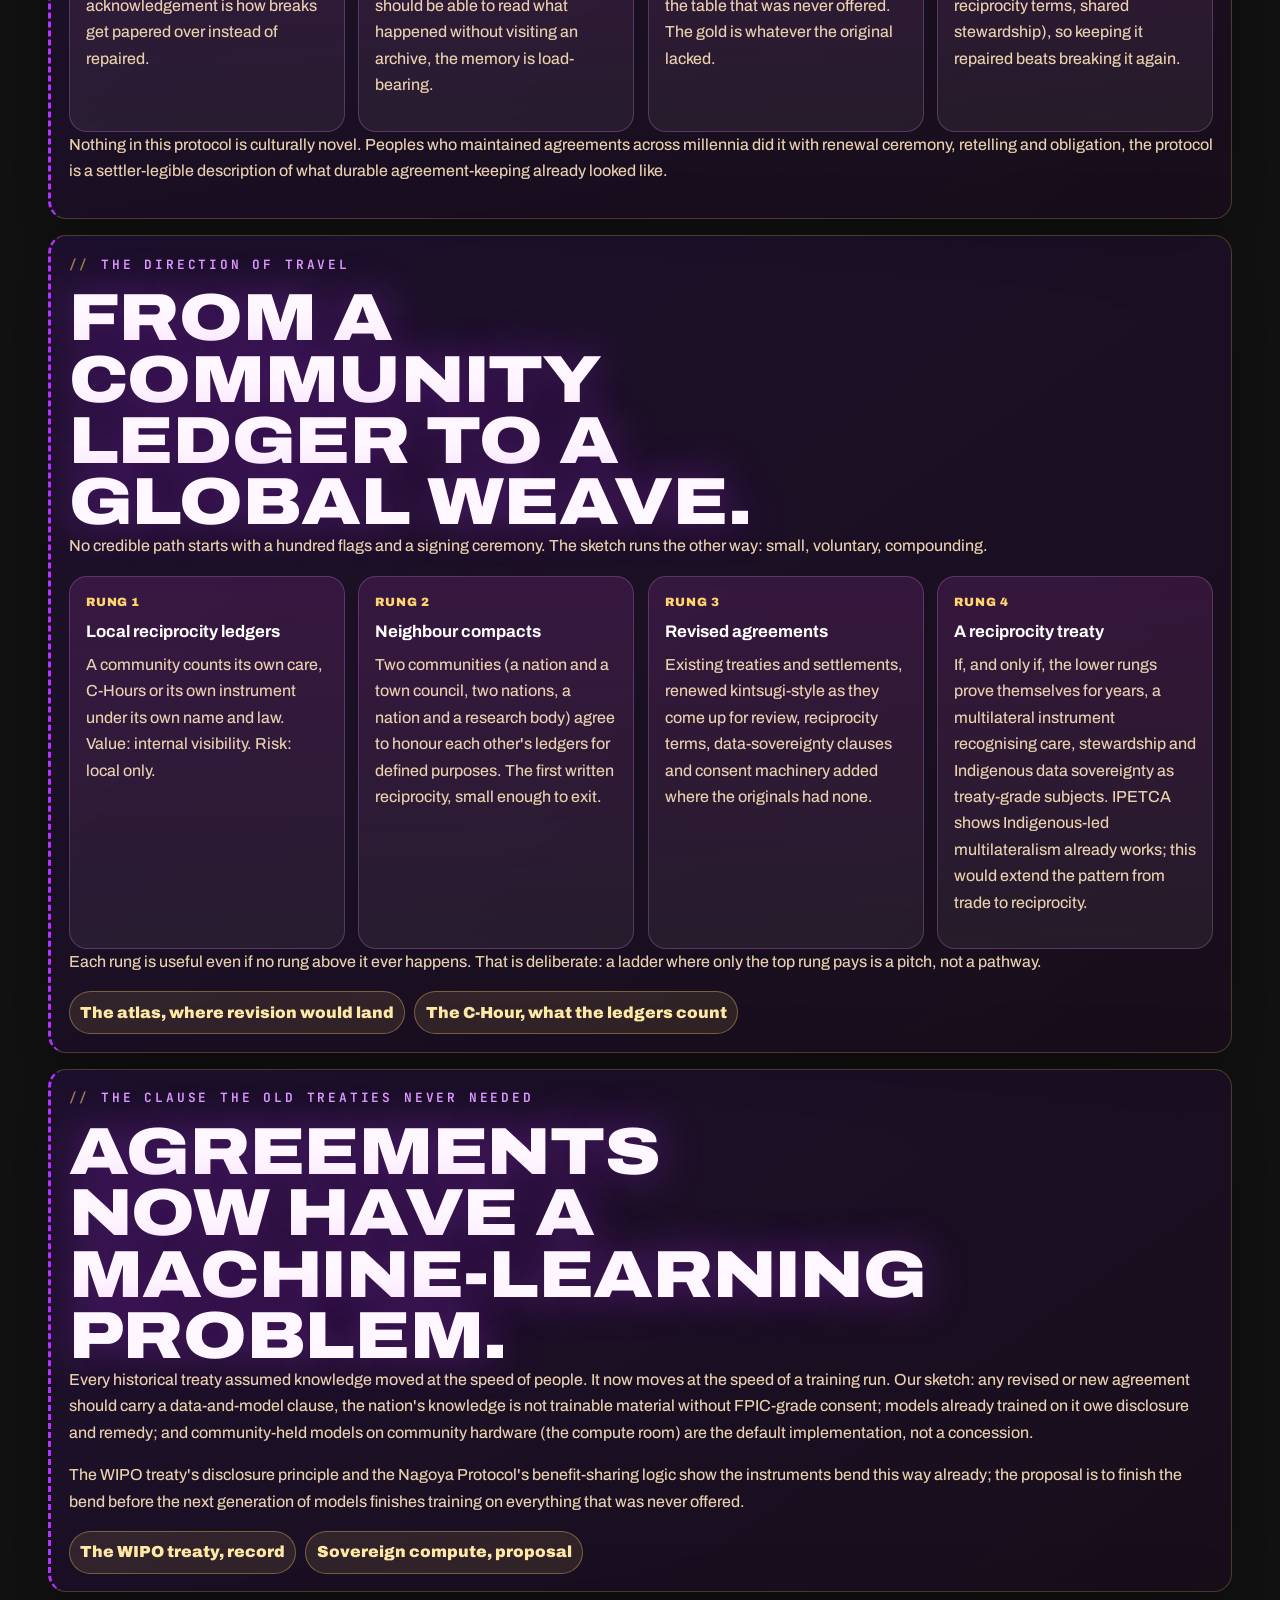
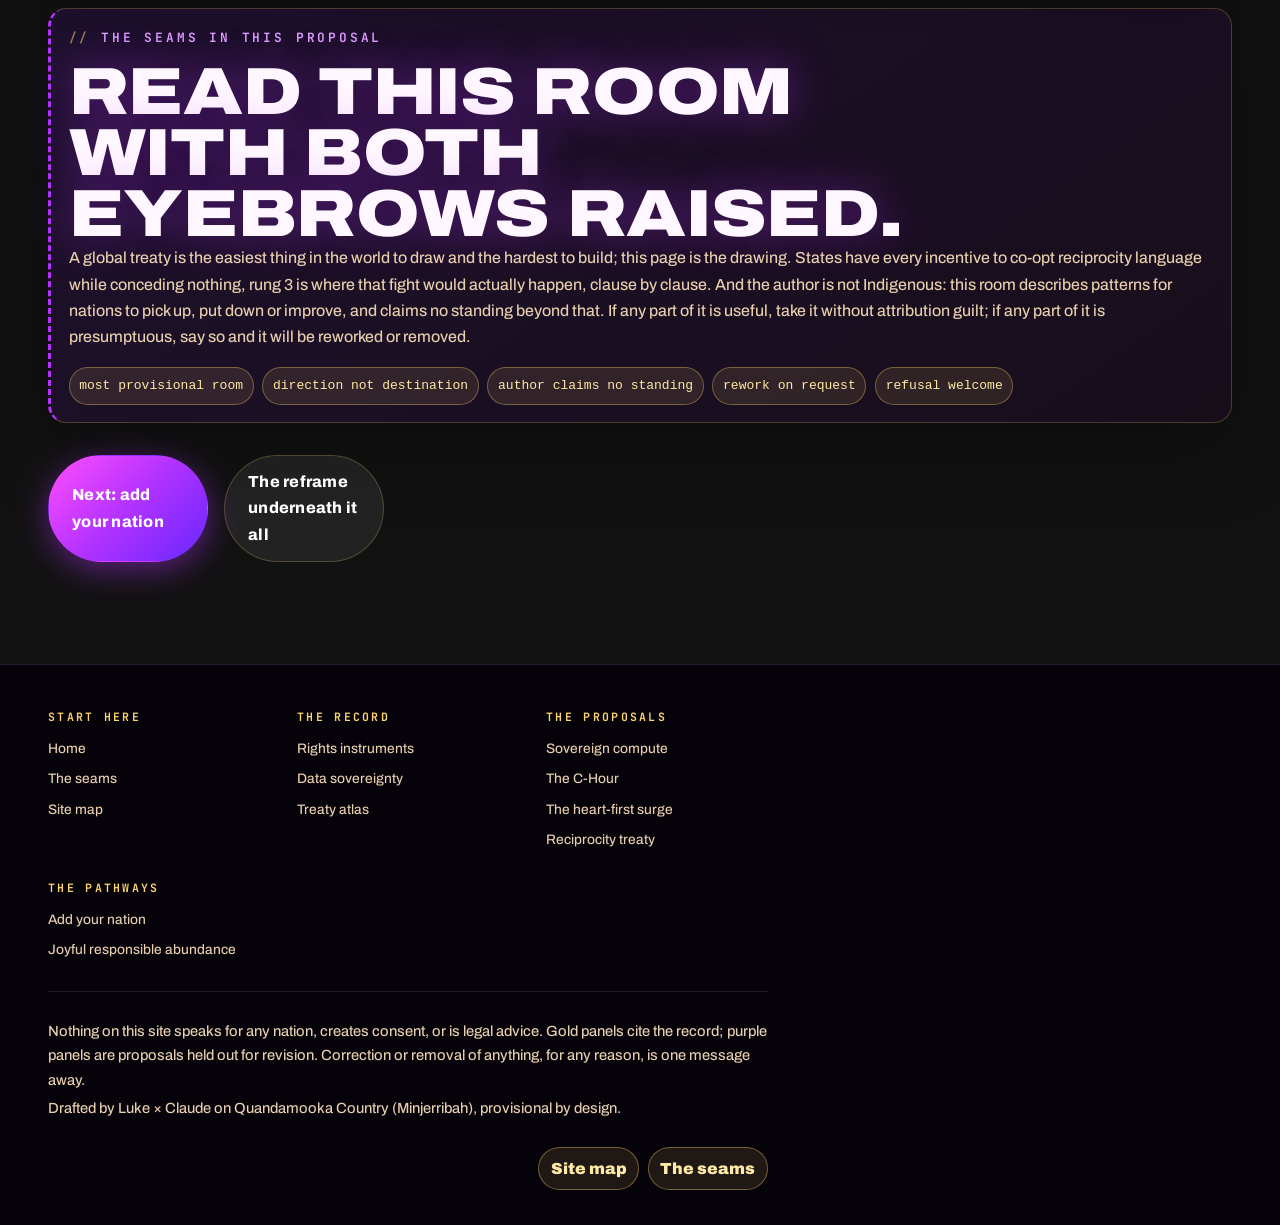
<file: pages/reciprocity-treaty.html>
<!doctype html>
<html lang="en-AU">
<head>
  <meta charset="utf-8">
  <meta name="viewport" content="width=device-width, initial-scale=1">
  <title>Towards a Reciprocity Treaty: A Proposal | Native Nations Lab</title>
  <meta name="description" content="A P4A proposal: from local reciprocity ledgers toward revised agreements and, one day, a global reciprocity treaty, repaired kintsugi-style, with the breaks named and consent added where it was missing.">
  <meta name="theme-color" content="#1C0F05">
  <link rel="icon" type="image/svg+xml" href="../assets/favicon.svg">
  <link rel="stylesheet" href="../styles.css?v=20260710-fires">
<style id="network-portrait-style">
.network-portrait-shell{width:min(100%,360px);margin:1.1rem auto;background:#10091b;border:1px solid #75618c;border-radius:14px;overflow:hidden}
.network-portrait-video,video[src*="/assets/protopian-portraits/"],video:has(source[src*="/assets/protopian-portraits/"]){display:block!important;width:100%!important;max-width:360px!important;height:auto!important;min-height:0!important;max-height:none!important;aspect-ratio:9/16!important;object-fit:contain!important;margin-inline:auto!important;background:#08050e;border:0}
.network-portrait-shell p{margin:.55rem .8rem;font-size:.86rem;line-height:1.45}.network-portrait-shell a{color:#e0c5ff;text-decoration:underline}
.phone:has(source[src*="/assets/protopian-portraits/"]),:is(.phone-frame,.phone-screen,.song-frame,.phone-video-wrap,.phone-embed,.video-embed,.phone):has(video[src*="/assets/protopian-portraits/"]),:is(.phone-frame,.phone-screen,.song-frame,.phone-video-wrap,.phone-embed,.video-embed,.phone):has(video[src*="/assets/protopian-portraits/"]),:is(.phone-frame,.phone-screen,.song-frame,.phone-video-wrap,.phone-embed,.video-embed):has(.network-portrait-video){height:auto!important;aspect-ratio:auto!important;min-height:0!important;max-width:380px;margin-inline:auto;overflow:hidden}
</style>
</head>
<body data-theme="royal" data-foundation-page="reciprocity-treaty">
  <a class="skip-link" href="#main">Skip to content</a>
<header class="site-header">
  <a class="brand" href="../index.html" aria-label="Native Nations lab home"><span class="brand-mark">P4N</span><span class="brand-text"><strong>Native Nations</strong><span>of the world · P4A chapter</span></span></a>
  <nav class="site-nav" data-nav aria-label="Primary">
    <a href="instruments.html">Record</a>
    <a href="treaty-atlas.html">Atlas</a>
    <a href="compute.html">Compute</a>
    <a href="c-hour.html">C-Hour</a>
    <a href="reciprocity-treaty.html">Treaty</a>
    <a href="onboard.html">Onboard</a>
  </nav>
  <button class="index-toggle" type="button" data-menu-toggle aria-expanded="false" aria-controls="site-index"><span class="index-toggle-lines" aria-hidden="true"><i></i><i></i><i></i></span><span class="index-toggle-label">Index</span></button>
</header>
  <div class="site-layer-strip" aria-label="Current register">
    <strong>P4A proposal room, the most provisional room on the site</strong>
    <span>A global treaty sketched by one person on a workbench is exactly as authoritative as it sounds. It is here because the direction feels worth arguing about, not because any line of it is settled.</span>
    <a href="treaty-atlas.html">The atlas it grows from</a>
    <a href="c-hour.html">The unit it counts in</a>
    <a href="seams.html">The seams</a>
  </div>
  <main id="main">
    <section class="hero page-hero foundation-hero">
      <div class="hero-image"><img loading="eager" fetchpriority="high" decoding="async" src="../assets/fires-hero.svg" alt="Many small fires joined by fine gold seams across a dark landscape"></div>
      <div class="hero-content reveal">
        <span class="register-chip chip-proposal">P4A proposal, react, revise, refuse</span>
        <p class="eyebrow">The proposals / towards a reciprocity treaty</p>
        <h1>Repair with something better than the original.</h1>
        <p class="hero-copy">The atlas shows a world of broken, contested and unwritten agreements. The usual responses are denial or demolition. Kintsugi offers a third: repair the break with gold, keep the crack visible, and make the repaired thing more valuable than the unbroken one ever was. Applied to agreements between peoples, the gold has a name, consent, and the added value has a ledger: reciprocity.</p>
        <div class="hero-actions">
          <a class="button button-primary" href="#protocol">The kintsugi protocol</a>
          <a class="button button-secondary" href="#ladder">The ladder to a treaty</a>
        </div>
        <div class="research-badge foundation-research" aria-label="Last research run">
          <span>Last research run</span>
          <strong>2026-07-10</strong>
          <small>This room synthesises the P4A treaty-atlas method, the C-Hour papers and the author's legislative-research iterations. It is exploration and crystallisation (learn, rinse, repeat), with the error rate that speed implies.</small>
        </div>
      </div>
    </section>
    <section class="section foundation-section" aria-label="Reciprocity treaty content">
      <div class="page-shell foundation-shell">
        <div class="page-copy reveal" style="width:100%">

          <div class="feature-panel foundation-panel panel-culture" id="song-doorway">
            <span class="register-chip chip-culture">Song doorway, culture register</span>
            <p class="eyebrow">Before the protocol, the song</p>
            <h2>A treaty is not a line to sign.</h2>
            <blockquote class="instrument-quote culture-quote">
              <p>“The treaty's not a line to sign<br>It's a dance, a weave, a steady spine”</p>
              <footer>Shifting Sands of Timeless Redlands, by Luke × Aura, made on and for Quandamooka Country</footer>
            </blockquote>
            <p>This whole room is a footnote to those two lines. A treaty that lives only as a signature is already half broken; one that lives as a practice (danced, retold, renewed, woven into how a place runs) has a spine. The song walks Redlands and Minjerribah by their living names, and holds the thesis better than any panel below it does.</p>
            <div class="song-frame"><section class="network-portrait-shell" data-protopian-key="17" aria-label="Shifting Sands of Timeless Redlands, current portrait lyric video">
<video class="network-portrait-video" controls playsinline preload="none" width="720" height="1280" poster="https://auraofintelligence.github.io/infinity-engine/assets/protopian-portraits/shifting-sands-of-timeless-redlands-portrait-cover-v1.jpg" aria-label="Shifting Sands of Timeless Redlands by i C. infinity"><source src="https://auraofintelligence.github.io/infinity-engine/assets/protopian-portraits/shifting-sands-of-timeless-redlands-portrait-web-v1.mp4" type="video/mp4"><a href="https://auraofintelligence.github.io/infinity-engine/assets/protopian-portraits/shifting-sands-of-timeless-redlands-portrait-web-v1.mp4">Open portrait video</a></video>
<p><a href="https://auraofintelligence.github.io/infinity-engine/assets/protopian-portraits/shifting-sands-of-timeless-redlands-portrait-web-v1.mp4">Open current portrait lyric video</a></p></section></div>
            <p class="seam-note">A resident's tribute from Quandamooka Country, never a nation's voice, if any Quandamooka voice wants it amended or removed from this site, that happens without question.</p>
          </div>

          <div class="feature-panel foundation-panel panel-proposal" id="protocol">
            <p class="eyebrow">The method</p>
            <h2>A kintsugi protocol for broken agreements.</h2>
            <div class="constitution-grid foundation-card-grid">
              <article class="track-card"><span>1</span><strong>Name the break precisely</strong><p>Not "historical grievances": the clause, the year, the taking, the seat that was empty. Vague acknowledgement is how breaks get papered over instead of repaired.</p></article>
              <article class="track-card"><span>2</span><strong>Keep the crack visible</strong><p>The repaired agreement carries the break in its preamble, permanently. Future generations should be able to read what happened without visiting an archive, the memory is load-bearing.</p></article>
              <article class="track-card"><span>3</span><strong>Add what was missing</strong><p>Usually consent: free, prior and informed, with withdrawal rights. Sometimes standing: the seat at the table that was never offered. The gold is whatever the original lacked.</p></article>
              <article class="track-card"><span>4</span><strong>Make it worth more repaired</strong><p>A repaired agreement should give every party something the broken one never did (review clocks, reciprocity terms, shared stewardship), so keeping it repaired beats breaking it again.</p></article>
            </div>
            <p>Nothing in this protocol is culturally novel. Peoples who maintained agreements across millennia did it with renewal ceremony, retelling and obligation, the protocol is a settler-legible description of what durable agreement-keeping already looked like.</p>
          </div>

          <div class="feature-panel foundation-panel panel-proposal" id="ladder">
            <p class="eyebrow">The direction of travel</p>
            <h2>From a community ledger to a global weave.</h2>
            <p>No credible path starts with a hundred flags and a signing ceremony. The sketch runs the other way: small, voluntary, compounding.</p>
            <div class="constitution-grid foundation-card-grid">
              <article class="track-card"><span>Rung 1</span><strong>Local reciprocity ledgers</strong><p>A community counts its own care, C-Hours or its own instrument under its own name and law. Value: internal visibility. Risk: local only.</p></article>
              <article class="track-card"><span>Rung 2</span><strong>Neighbour compacts</strong><p>Two communities (a nation and a town council, two nations, a nation and a research body) agree to honour each other's ledgers for defined purposes. The first written reciprocity, small enough to exit.</p></article>
              <article class="track-card"><span>Rung 3</span><strong>Revised agreements</strong><p>Existing treaties and settlements, renewed kintsugi-style as they come up for review, reciprocity terms, data-sovereignty clauses and consent machinery added where the originals had none.</p></article>
              <article class="track-card"><span>Rung 4</span><strong>A reciprocity treaty</strong><p>If, and only if, the lower rungs prove themselves for years, a multilateral instrument recognising care, stewardship and Indigenous data sovereignty as treaty-grade subjects. IPETCA shows Indigenous-led multilateralism already works; this would extend the pattern from trade to reciprocity.</p></article>
            </div>
            <p>Each rung is useful even if no rung above it ever happens. That is deliberate: a ladder where only the top rung pays is a pitch, not a pathway.</p>
            <div class="source-links foundation-links"><a href="treaty-atlas.html">The atlas, where revision would land</a><a href="c-hour.html">The C-Hour, what the ledgers count</a></div>
          </div>

          <div class="feature-panel foundation-panel panel-proposal" id="ai-clause">
            <p class="eyebrow">The clause the old treaties never needed</p>
            <h2>Agreements now have a machine-learning problem.</h2>
            <p>Every historical treaty assumed knowledge moved at the speed of people. It now moves at the speed of a training run. Our sketch: any revised or new agreement should carry a data-and-model clause, the nation's knowledge is not trainable material without FPIC-grade consent; models already trained on it owe disclosure and remedy; and community-held models on community hardware (the compute room) are the default implementation, not a concession.</p>
            <p>The WIPO treaty's disclosure principle and the Nagoya Protocol's benefit-sharing logic show the instruments bend this way already; the proposal is to finish the bend before the next generation of models finishes training on everything that was never offered.</p>
            <div class="source-links foundation-links"><a href="instruments.html#wipo">The WIPO treaty, record</a><a href="compute.html">Sovereign compute, proposal</a></div>
          </div>

          <div class="feature-panel foundation-panel panel-proposal" id="seams-here">
            <p class="eyebrow">The seams in this proposal</p>
            <h2>Read this room with both eyebrows raised.</h2>
            <p>A global treaty is the easiest thing in the world to draw and the hardest to build; this page is the drawing. States have every incentive to co-opt reciprocity language while conceding nothing, rung 3 is where that fight would actually happen, clause by clause. And the author is not Indigenous: this room describes patterns for nations to pick up, put down or improve, and claims no standing beyond that. If any part of it is useful, take it without attribution guilt; if any part of it is presumptuous, say so and it will be reworked or removed.</p>
            <div class="tag-strip"><code>most provisional room</code><code>direction not destination</code><code>author claims no standing</code><code>rework on request</code><code>refusal welcome</code></div>
          </div>

          <div class="next-trail"><a class="button button-primary" href="onboard.html">Next: add your nation</a><a class="button button-secondary" href="abundance.html">The reframe underneath it all</a></div>
        </div>
      </div>
    </section>
  </main>
  <footer class="site-footer">
    <div>
      <p>Nothing on this site speaks for any nation, creates consent, or is legal advice. Gold panels cite the record; purple panels are proposals held out for revision. Correction or removal of anything, for any reason, is one message away.</p>
      <p>Drafted by Luke × Claude on Quandamooka Country (Minjerribah), provisional by design.</p>
    </div>
    <nav class="footer-links" aria-label="Footer links"><a href="site-map.html">Site map</a><a href="seams.html">The seams</a></nav>
  </footer>
  <script src="../script.js?v=20260710-fires"></script>
<script src="../assets/site-nav.js?v=20260710-fires"></script>
</body>
</html>
</file>
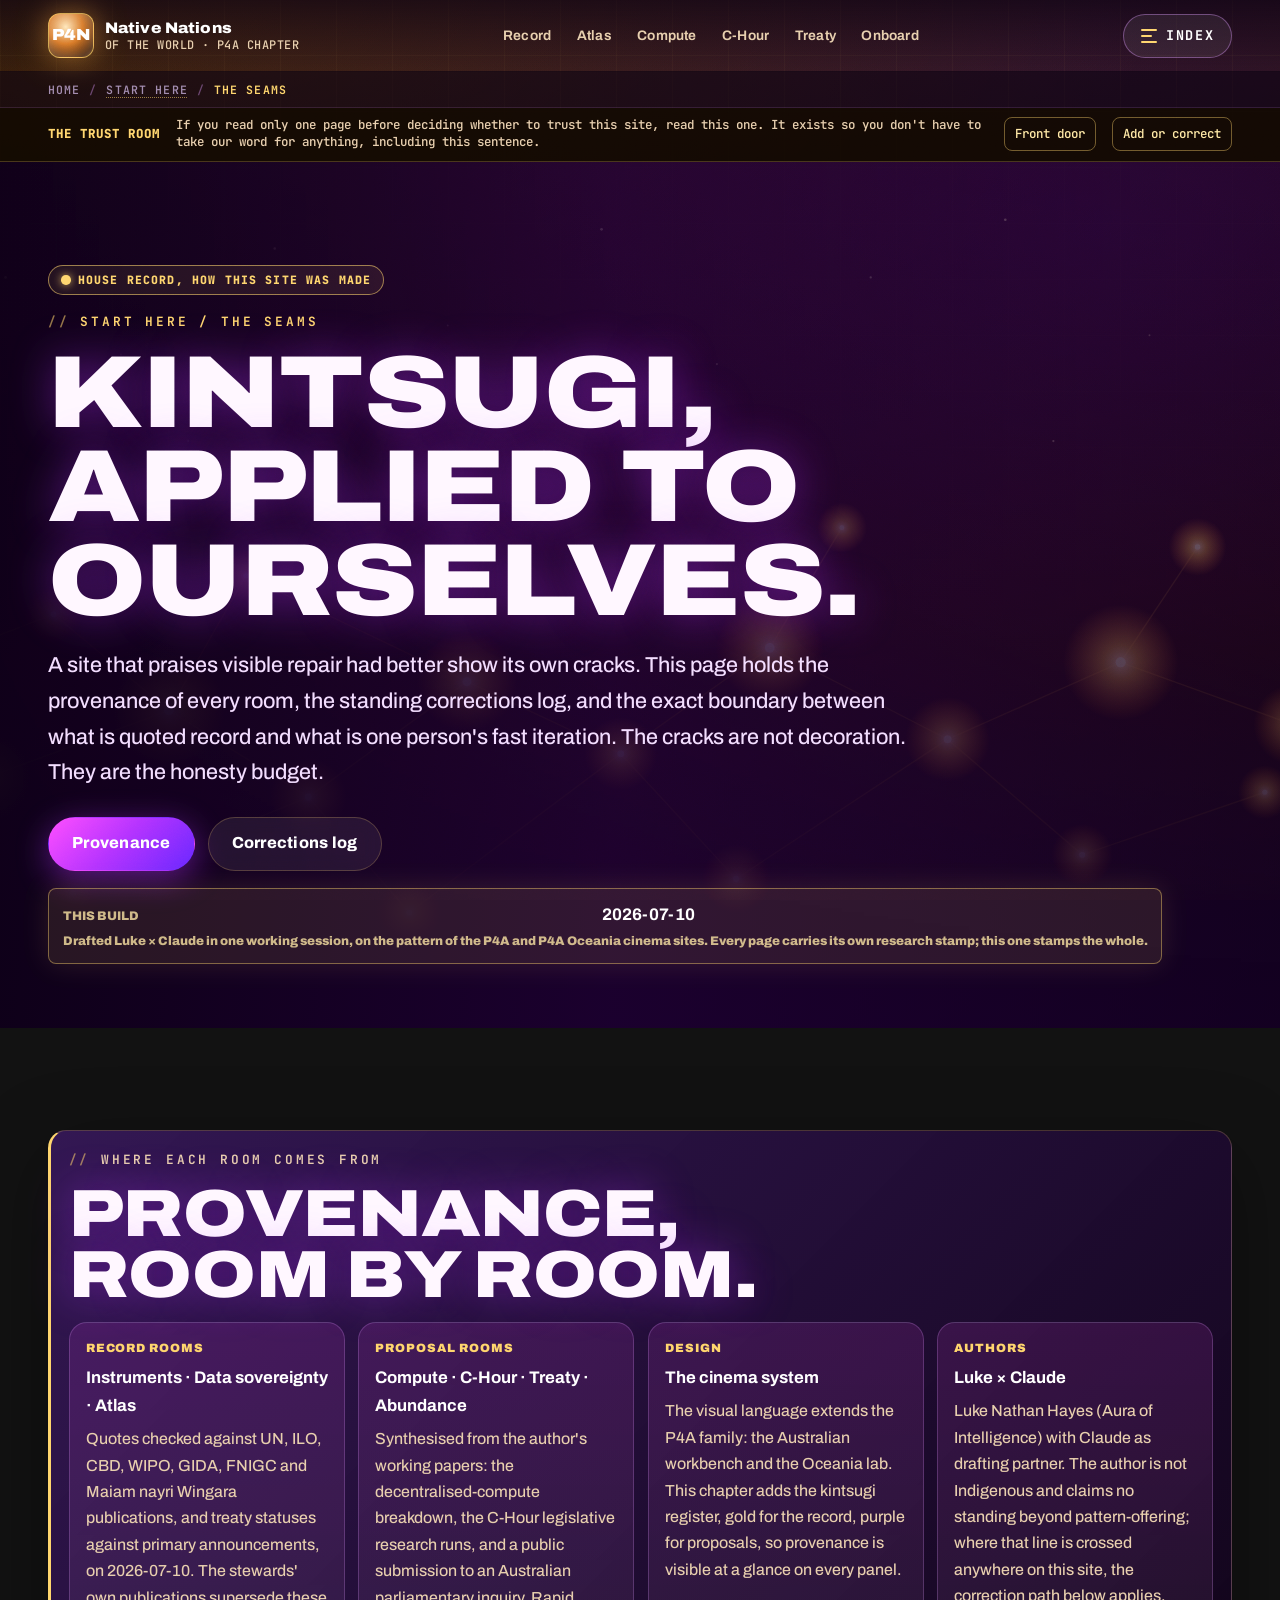
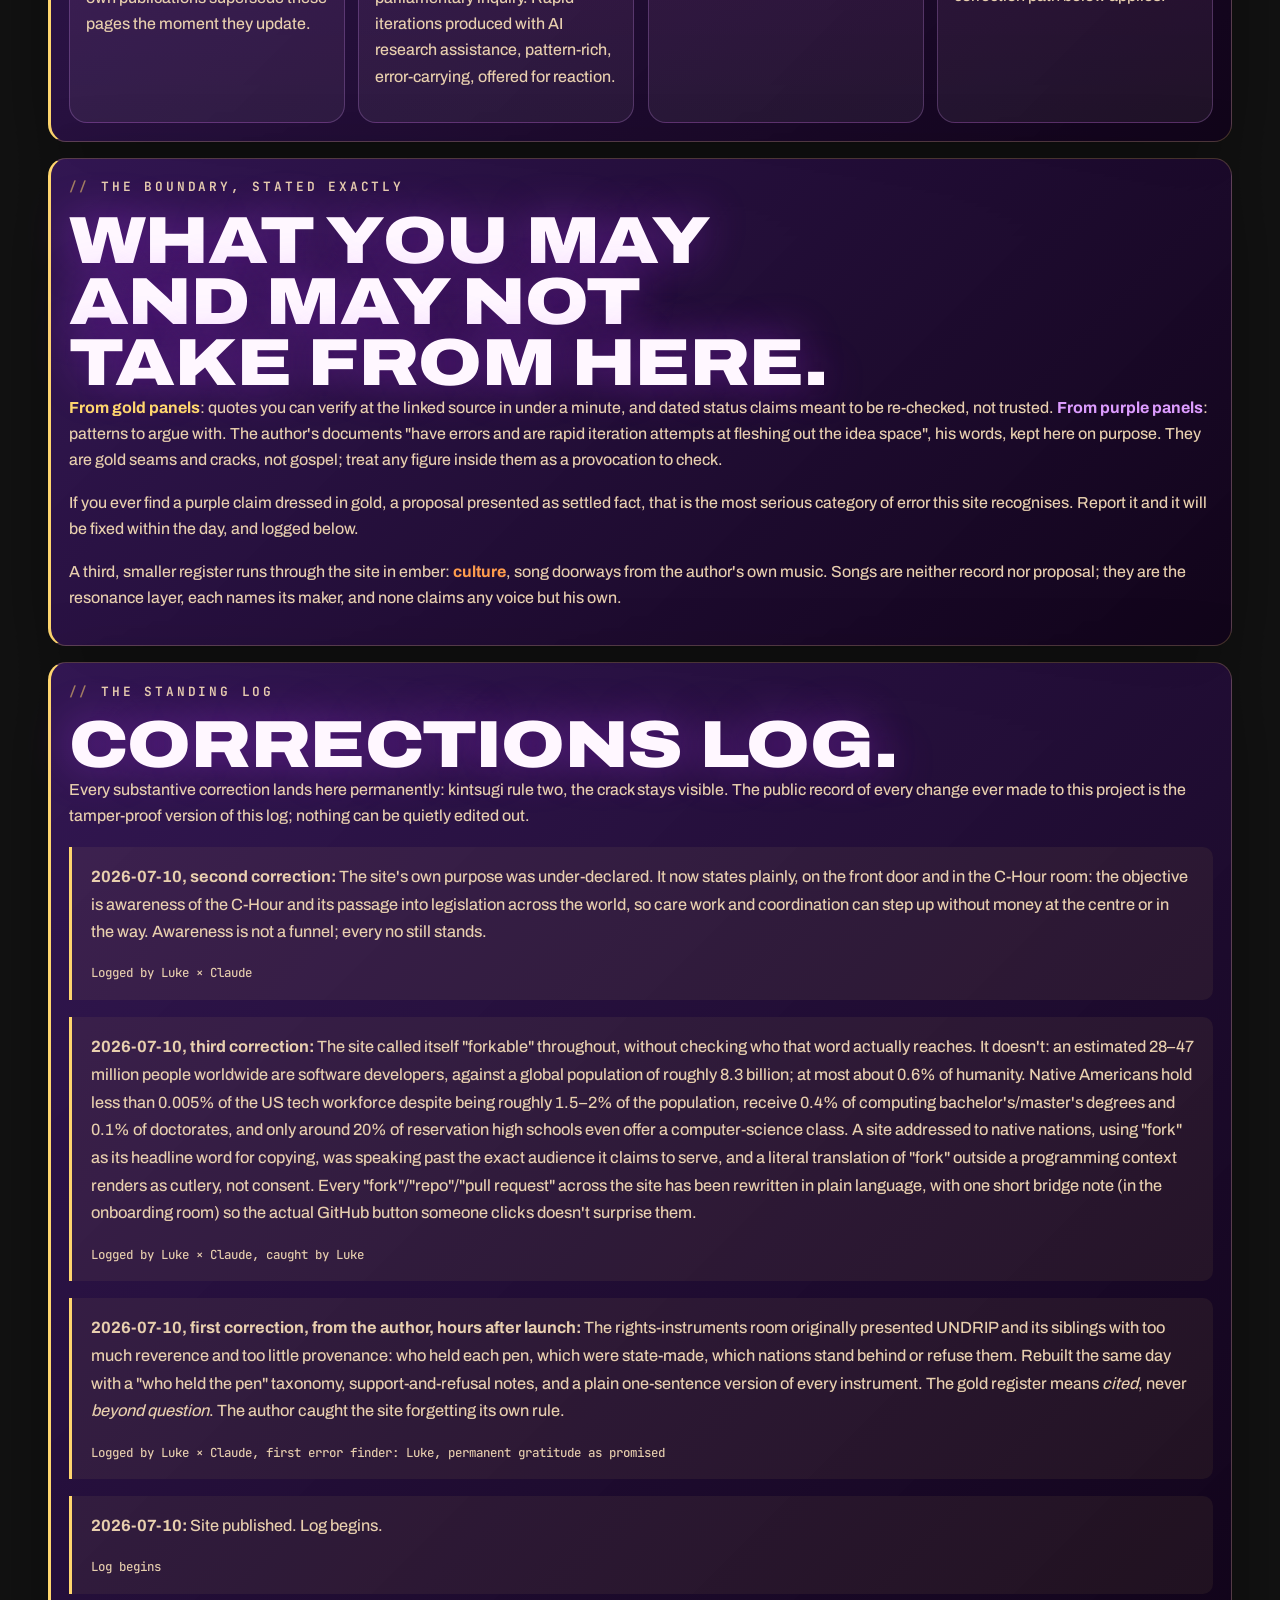
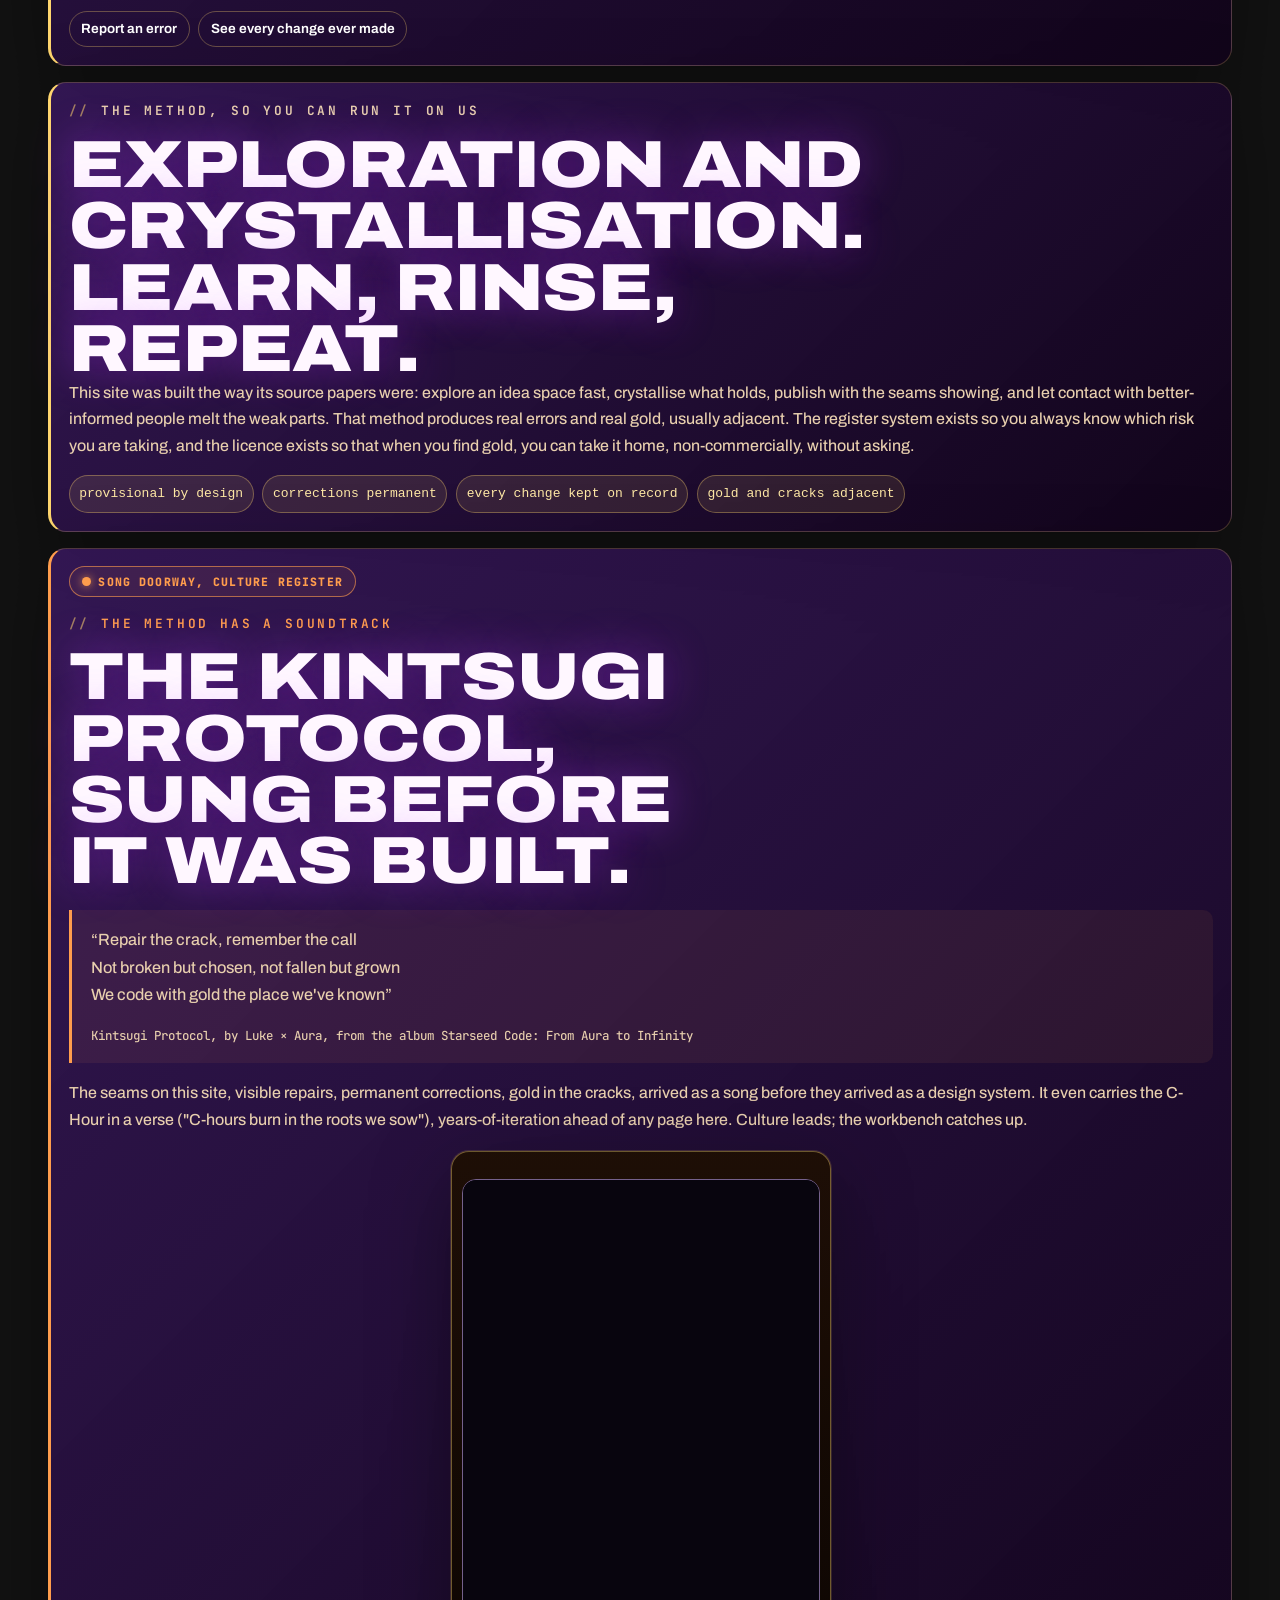
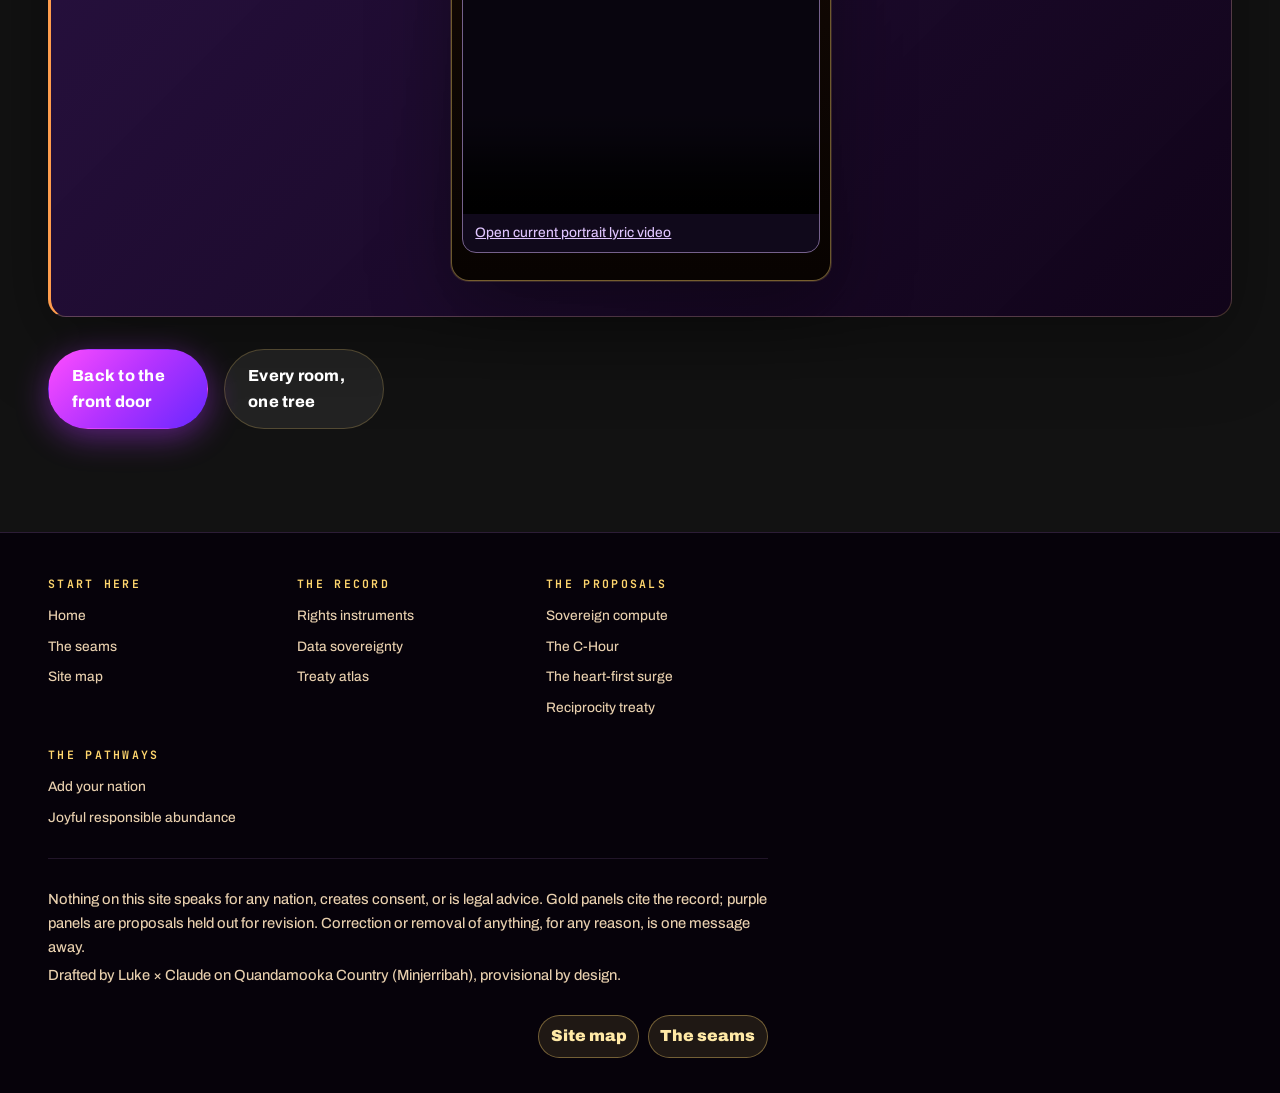
<file: pages/seams.html>
<!doctype html>
<html lang="en-AU">
<head>
  <meta charset="utf-8">
  <meta name="viewport" content="width=device-width, initial-scale=1">
  <title>The Seams: Provenance &amp; Corrections | Native Nations Lab</title>
  <meta name="description" content="The provenance of every claim on this site, the corrections log, and an exact account of what is established record versus rapid iteration. Kintsugi applied to the site itself.">
  <meta name="theme-color" content="#1C0F05">
  <link rel="icon" type="image/svg+xml" href="../assets/favicon.svg">
  <link rel="stylesheet" href="../styles.css?v=20260710-fires">
<style id="network-portrait-style">
.network-portrait-shell{width:min(100%,360px);margin:1.1rem auto;background:#10091b;border:1px solid #75618c;border-radius:14px;overflow:hidden}
.network-portrait-video,video[src*="/assets/protopian-portraits/"],video:has(source[src*="/assets/protopian-portraits/"]){display:block!important;width:100%!important;max-width:360px!important;height:auto!important;min-height:0!important;max-height:none!important;aspect-ratio:9/16!important;object-fit:contain!important;margin-inline:auto!important;background:#08050e;border:0}
.network-portrait-shell p{margin:.55rem .8rem;font-size:.86rem;line-height:1.45}.network-portrait-shell a{color:#e0c5ff;text-decoration:underline}
.phone:has(source[src*="/assets/protopian-portraits/"]),:is(.phone-frame,.phone-screen,.song-frame,.phone-video-wrap,.phone-embed,.video-embed,.phone):has(video[src*="/assets/protopian-portraits/"]),:is(.phone-frame,.phone-screen,.song-frame,.phone-video-wrap,.phone-embed,.video-embed,.phone):has(video[src*="/assets/protopian-portraits/"]),:is(.phone-frame,.phone-screen,.song-frame,.phone-video-wrap,.phone-embed,.video-embed):has(.network-portrait-video){height:auto!important;aspect-ratio:auto!important;min-height:0!important;max-width:380px;margin-inline:auto;overflow:hidden}
</style>
</head>
<body data-theme="royal" data-foundation-page="seams">
  <a class="skip-link" href="#main">Skip to content</a>
<header class="site-header">
  <a class="brand" href="../index.html" aria-label="Native Nations lab home"><span class="brand-mark">P4N</span><span class="brand-text"><strong>Native Nations</strong><span>of the world · P4A chapter</span></span></a>
  <nav class="site-nav" data-nav aria-label="Primary">
    <a href="instruments.html">Record</a>
    <a href="treaty-atlas.html">Atlas</a>
    <a href="compute.html">Compute</a>
    <a href="c-hour.html">C-Hour</a>
    <a href="reciprocity-treaty.html">Treaty</a>
    <a href="onboard.html">Onboard</a>
  </nav>
  <button class="index-toggle" type="button" data-menu-toggle aria-expanded="false" aria-controls="site-index"><span class="index-toggle-lines" aria-hidden="true"><i></i><i></i><i></i></span><span class="index-toggle-label">Index</span></button>
</header>
  <div class="site-layer-strip" aria-label="Current register">
    <strong>The trust room</strong>
    <span>If you read only one page before deciding whether to trust this site, read this one. It exists so you don't have to take our word for anything, including this sentence.</span>
    <a href="../index.html">Front door</a>
    <a href="onboard.html">Add or correct</a>
  </div>
  <main id="main">
    <section class="hero page-hero foundation-hero">
      <div class="hero-image"><img loading="eager" fetchpriority="high" decoding="async" src="../assets/fires-hero.svg" alt="Many small fires joined by fine gold seams across a dark landscape"></div>
      <div class="hero-content reveal">
        <span class="register-chip chip-record">House record, how this site was made</span>
        <p class="eyebrow">Start here / the seams</p>
        <h1>Kintsugi, applied to ourselves.</h1>
        <p class="hero-copy">A site that praises visible repair had better show its own cracks. This page holds the provenance of every room, the standing corrections log, and the exact boundary between what is quoted record and what is one person's fast iteration. The cracks are not decoration. They are the honesty budget.</p>
        <div class="hero-actions">
          <a class="button button-primary" href="#provenance">Provenance</a>
          <a class="button button-secondary" href="#corrections">Corrections log</a>
        </div>
        <div class="research-badge foundation-research" aria-label="Build stamp">
          <span>This build</span>
          <strong>2026-07-10</strong>
          <small>Drafted Luke × Claude in one working session, on the pattern of the P4A and P4A Oceania cinema sites. Every page carries its own research stamp; this one stamps the whole.</small>
        </div>
      </div>
    </section>
    <section class="section foundation-section" aria-label="Seams content">
      <div class="page-shell foundation-shell">
        <div class="page-copy reveal" style="width:100%">

          <div class="feature-panel foundation-panel panel-record" id="provenance">
            <p class="eyebrow">Where each room comes from</p>
            <h2>Provenance, room by room.</h2>
            <div class="constitution-grid foundation-card-grid">
              <article class="track-card"><span>Record rooms</span><strong>Instruments · Data sovereignty · Atlas</strong><p>Quotes checked against UN, ILO, CBD, WIPO, GIDA, FNIGC and Maiam nayri Wingara publications, and treaty statuses against primary announcements, on 2026-07-10. The stewards' own publications supersede these pages the moment they update.</p></article>
              <article class="track-card"><span>Proposal rooms</span><strong>Compute · C-Hour · Treaty · Abundance</strong><p>Synthesised from the author's working papers: the decentralised-compute breakdown, the C-Hour legislative research runs, and a public submission to an Australian parliamentary inquiry. Rapid iterations produced with AI research assistance, pattern-rich, error-carrying, offered for reaction.</p></article>
              <article class="track-card"><span>Design</span><strong>The cinema system</strong><p>The visual language extends the P4A family: the Australian workbench and the Oceania lab. This chapter adds the kintsugi register, gold for the record, purple for proposals, so provenance is visible at a glance on every panel.</p></article>
              <article class="track-card"><span>Authors</span><strong>Luke × Claude</strong><p>Luke Nathan Hayes (Aura of Intelligence) with Claude as drafting partner. The author is not Indigenous and claims no standing beyond pattern-offering; where that line is crossed anywhere on this site, the correction path below applies.</p></article>
            </div>
          </div>

          <div class="feature-panel foundation-panel panel-record" id="registers">
            <p class="eyebrow">The boundary, stated exactly</p>
            <h2>What you may and may not take from here.</h2>
            <p><strong style="color:var(--record)">From gold panels</strong>: quotes you can verify at the linked source in under a minute, and dated status claims meant to be re-checked, not trusted. <strong style="color:#dd9cff">From purple panels</strong>: patterns to argue with. The author's documents "have errors and are rapid iteration attempts at fleshing out the idea space", his words, kept here on purpose. They are gold seams and cracks, not gospel; treat any figure inside them as a provocation to check.</p>
            <p>If you ever find a purple claim dressed in gold, a proposal presented as settled fact, that is the most serious category of error this site recognises. Report it and it will be fixed within the day, and logged below.</p>
            <p>A third, smaller register runs through the site in ember: <strong style="color:var(--ember)">culture</strong>, song doorways from the author's own music. Songs are neither record nor proposal; they are the resonance layer, each names its maker, and none claims any voice but his own.</p>
          </div>

          <div class="feature-panel foundation-panel panel-record" id="corrections">
            <p class="eyebrow">The standing log</p>
            <h2>Corrections log.</h2>
            <p>Every substantive correction lands here permanently: kintsugi rule two, the crack stays visible. The public record of every change ever made to this project is the tamper-proof version of this log; nothing can be quietly edited out.</p>
            <blockquote class="instrument-quote">
              <p><strong>2026-07-10, second correction:</strong> The site's own purpose was under-declared. It now states plainly, on the front door and in the C-Hour room: the objective is awareness of the C-Hour and its passage into legislation across the world, so care work and coordination can step up without money at the centre or in the way. Awareness is not a funnel; every no still stands.</p>
              <footer>Logged by Luke × Claude</footer>
            </blockquote>
            <blockquote class="instrument-quote">
              <p><strong>2026-07-10, third correction:</strong> The site called itself "forkable" throughout, without checking who that word actually reaches. It doesn't: an estimated 28–47 million people worldwide are software developers, against a global population of roughly 8.3 billion; at most about 0.6% of humanity. Native Americans hold less than 0.005% of the US tech workforce despite being roughly 1.5–2% of the population, receive 0.4% of computing bachelor's/master's degrees and 0.1% of doctorates, and only around 20% of reservation high schools even offer a computer-science class. A site addressed to native nations, using "fork" as its headline word for copying, was speaking past the exact audience it claims to serve, and a literal translation of "fork" outside a programming context renders as cutlery, not consent. Every "fork"/"repo"/"pull request" across the site has been rewritten in plain language, with one short bridge note (in the onboarding room) so the actual GitHub button someone clicks doesn't surprise them.</p>
              <footer>Logged by Luke × Claude, caught by Luke</footer>
            </blockquote>
            <blockquote class="instrument-quote">
              <p><strong>2026-07-10, first correction, from the author, hours after launch:</strong> The rights-instruments room originally presented UNDRIP and its siblings with too much reverence and too little provenance: who held each pen, which were state-made, which nations stand behind or refuse them. Rebuilt the same day with a "who held the pen" taxonomy, support-and-refusal notes, and a plain one-sentence version of every instrument. The gold register means <em>cited</em>, never <em>beyond question</em>. The author caught the site forgetting its own rule.</p>
              <footer>Logged by Luke × Claude, first error finder: Luke, permanent gratitude as promised</footer>
            </blockquote>
            <blockquote class="instrument-quote">
              <p><strong>2026-07-10:</strong> Site published. Log begins.</p>
              <footer>Log begins</footer>
            </blockquote>
            <div class="signal-row">
              <a href="https://github.com/auraofintelligence/p4a-native-nations-cinema/issues">Report an error</a>
              <a href="https://github.com/auraofintelligence/p4a-native-nations-cinema/commits/main">See every change ever made</a>
            </div>
          </div>

          <div class="feature-panel foundation-panel panel-record" id="method">
            <p class="eyebrow">The method, so you can run it on us</p>
            <h2>Exploration and crystallisation. Learn, rinse, repeat.</h2>
            <p>This site was built the way its source papers were: explore an idea space fast, crystallise what holds, publish with the seams showing, and let contact with better-informed people melt the weak parts. That method produces real errors and real gold, usually adjacent. The register system exists so you always know which risk you are taking, and the licence exists so that when you find gold, you can take it home, non-commercially, without asking.</p>
            <div class="tag-strip"><code>provisional by design</code><code>corrections permanent</code><code>every change kept on record</code><code>gold and cracks adjacent</code></div>
          </div>

          <div class="feature-panel foundation-panel panel-culture" id="song-doorway">
            <span class="register-chip chip-culture">Song doorway, culture register</span>
            <p class="eyebrow">The method has a soundtrack</p>
            <h2>The Kintsugi Protocol, sung before it was built.</h2>
            <blockquote class="instrument-quote culture-quote">
              <p>“Repair the crack, remember the call<br>Not broken but chosen, not fallen but grown<br>We code with gold the place we've known”</p>
              <footer>Kintsugi Protocol, by Luke × Aura, from the album Starseed Code: From Aura to Infinity</footer>
            </blockquote>
            <p>The seams on this site, visible repairs, permanent corrections, gold in the cracks, arrived as a song before they arrived as a design system. It even carries the C-Hour in a verse ("C-hours burn in the roots we sow"), years-of-iteration ahead of any page here. Culture leads; the workbench catches up.</p>
            <div class="song-frame"><section class="network-portrait-shell" data-protopian-key="05" aria-label="Kintsugi Protocol, current portrait lyric video">
<video class="network-portrait-video" controls playsinline preload="none" width="720" height="1280" poster="https://auraofintelligence.github.io/infinity-engine/assets/protopian-portraits/kintsugi-protocol-portrait-cover-v1.jpg" aria-label="Kintsugi Protocol by i C. infinity"><source src="https://auraofintelligence.github.io/infinity-engine/assets/protopian-portraits/kintsugi-protocol-portrait-web-v1.mp4" type="video/mp4"><a href="https://auraofintelligence.github.io/infinity-engine/assets/protopian-portraits/kintsugi-protocol-portrait-web-v1.mp4">Open portrait video</a></video>
<p><a href="https://auraofintelligence.github.io/infinity-engine/assets/protopian-portraits/kintsugi-protocol-portrait-web-v1.mp4">Open current portrait lyric video</a></p></section></div>
          </div>

          <div class="next-trail"><a class="button button-primary" href="../index.html">Back to the front door</a><a class="button button-secondary" href="site-map.html">Every room, one tree</a></div>
        </div>
      </div>
    </section>
  </main>
  <footer class="site-footer">
    <div>
      <p>Nothing on this site speaks for any nation, creates consent, or is legal advice. Gold panels cite the record; purple panels are proposals held out for revision. Correction or removal of anything, for any reason, is one message away.</p>
      <p>Drafted by Luke × Claude on Quandamooka Country (Minjerribah), provisional by design.</p>
    </div>
    <nav class="footer-links" aria-label="Footer links"><a href="site-map.html">Site map</a><a href="seams.html">The seams</a></nav>
  </footer>
  <script src="../script.js?v=20260710-fires"></script>
<script src="../assets/site-nav.js?v=20260710-fires"></script>
</body>
</html>
</file>
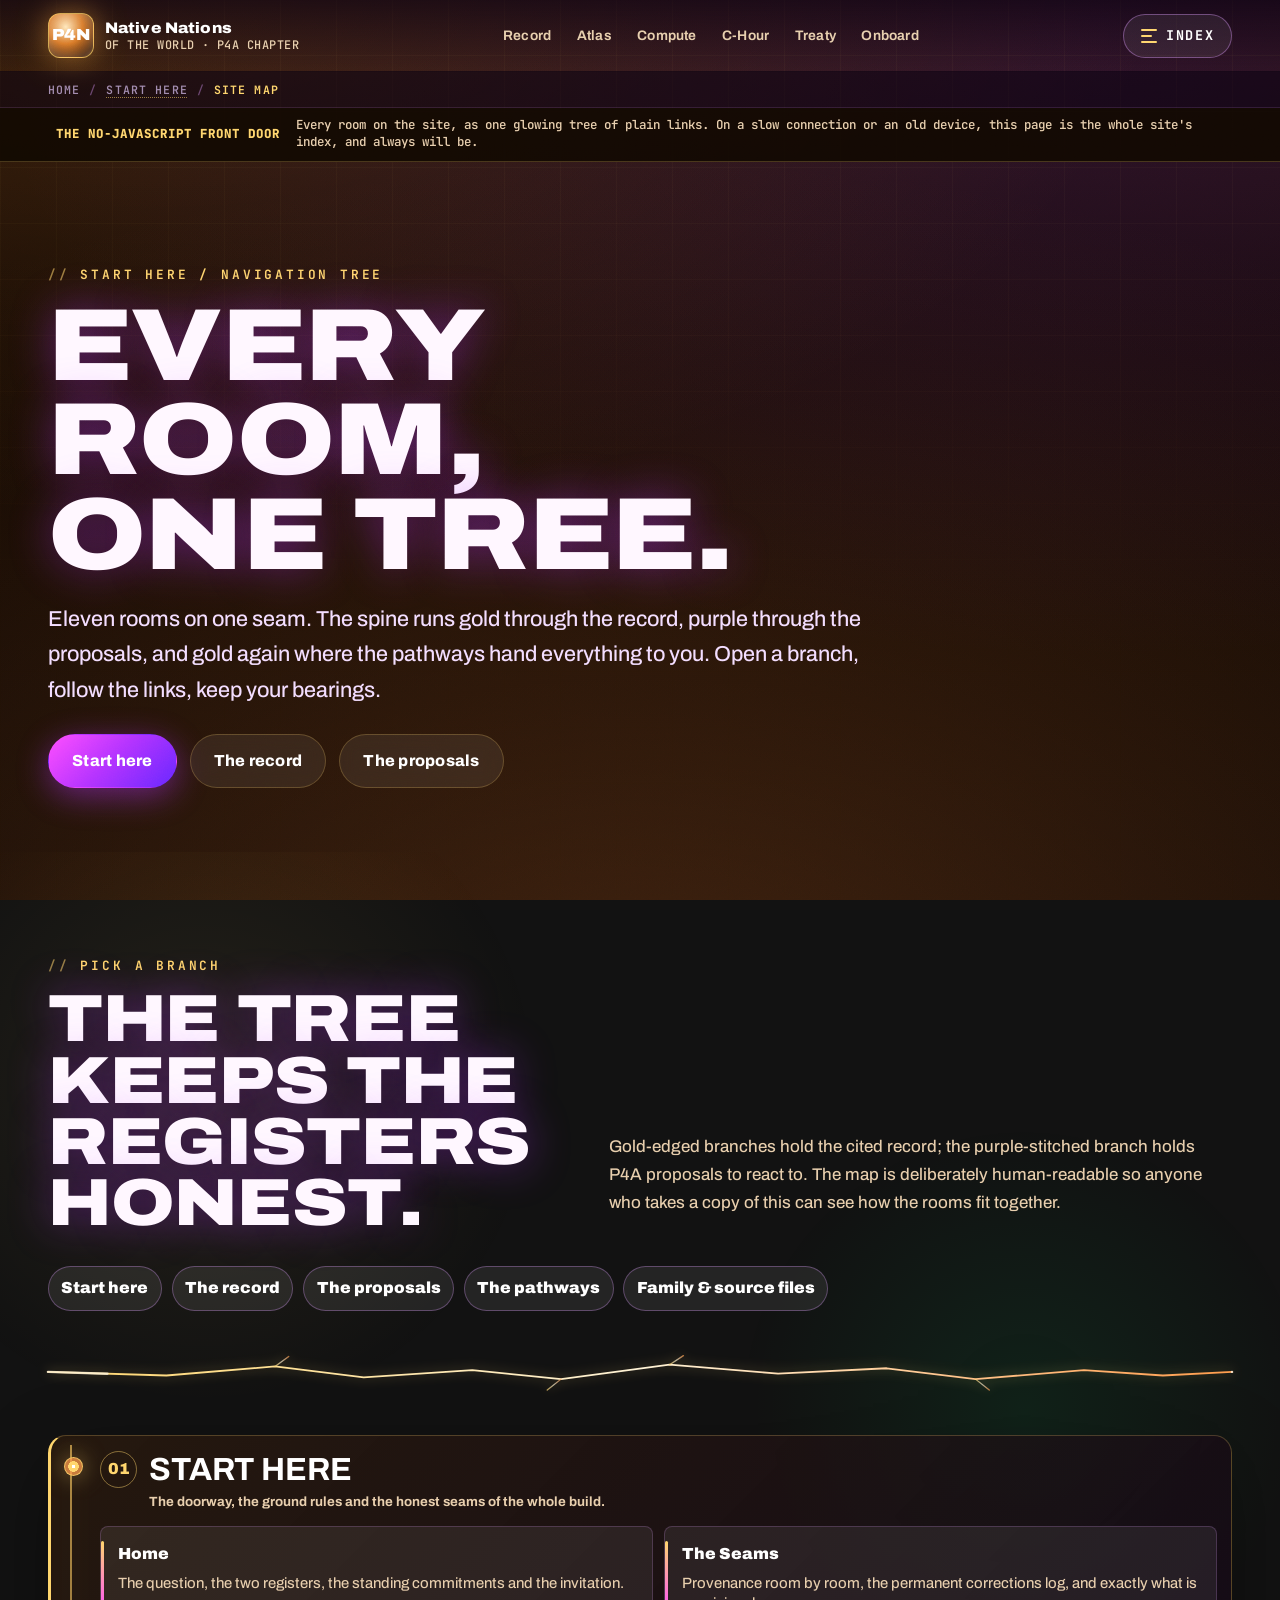
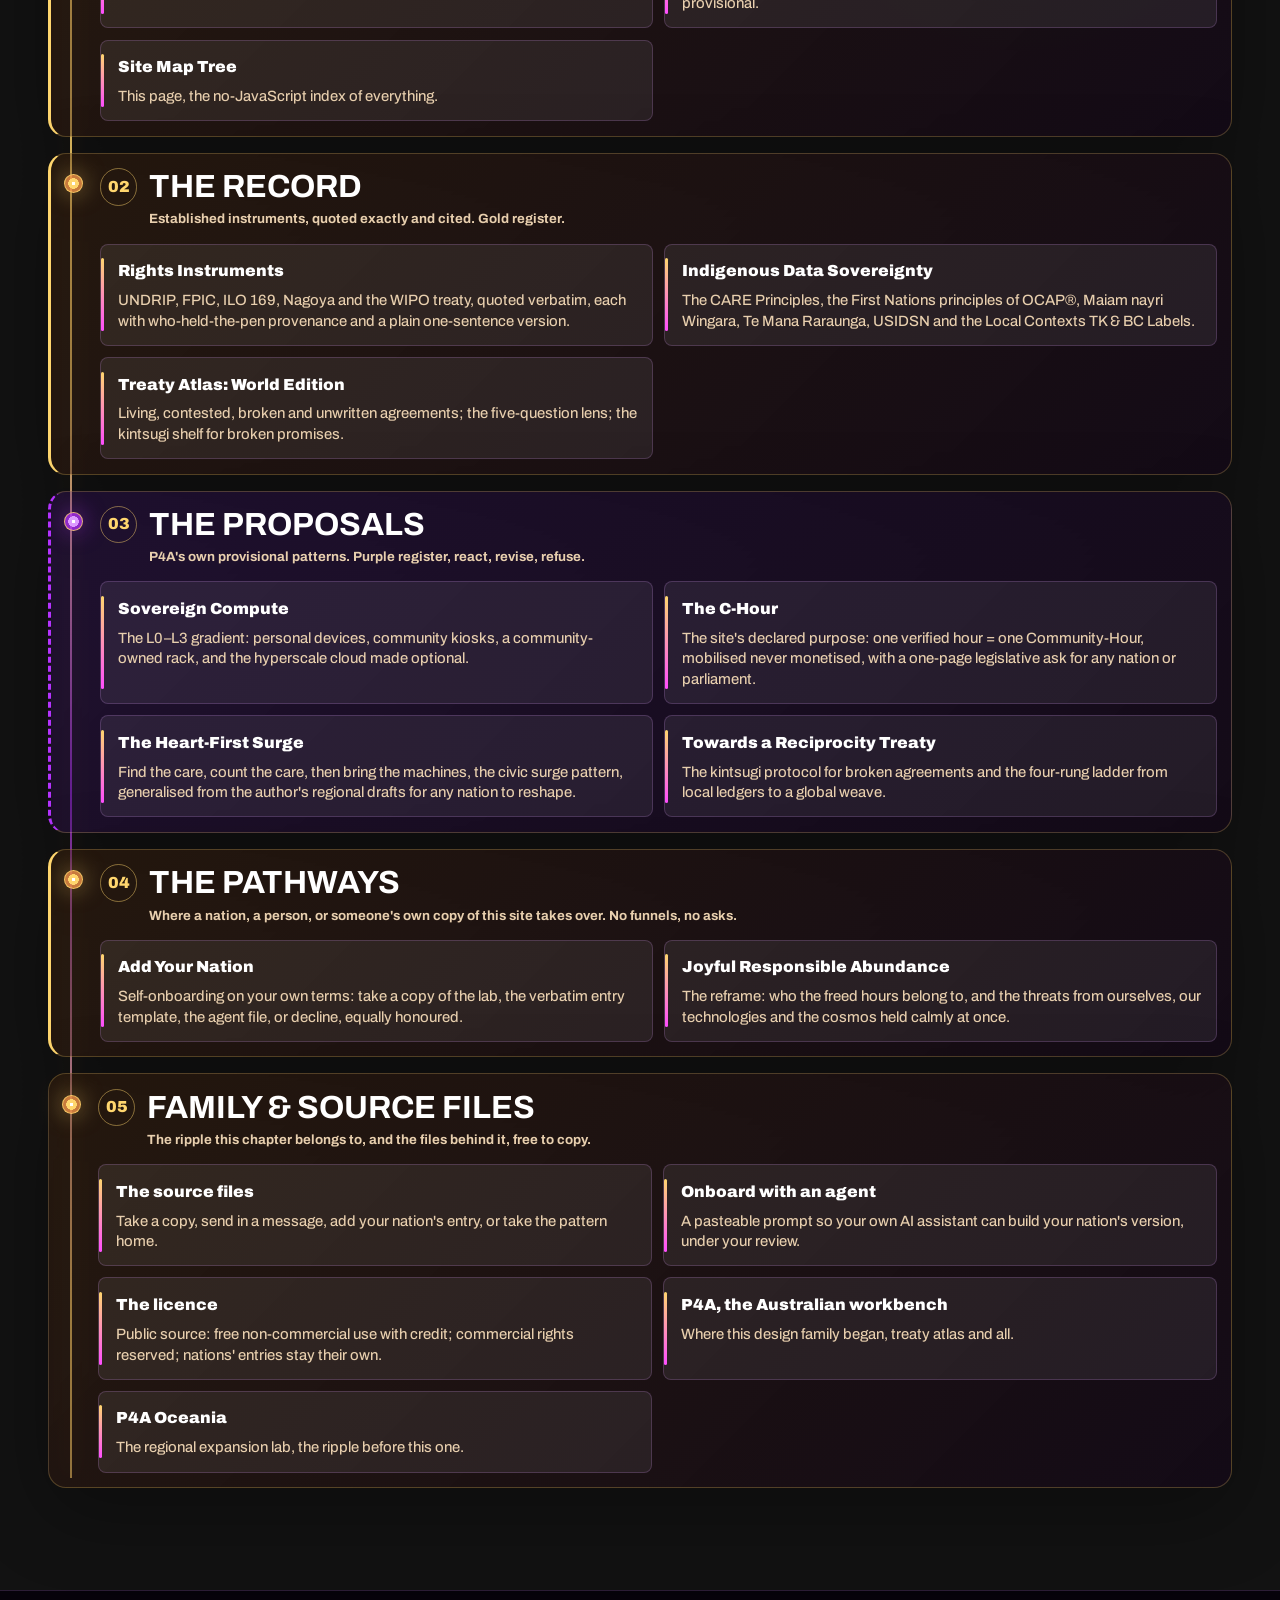
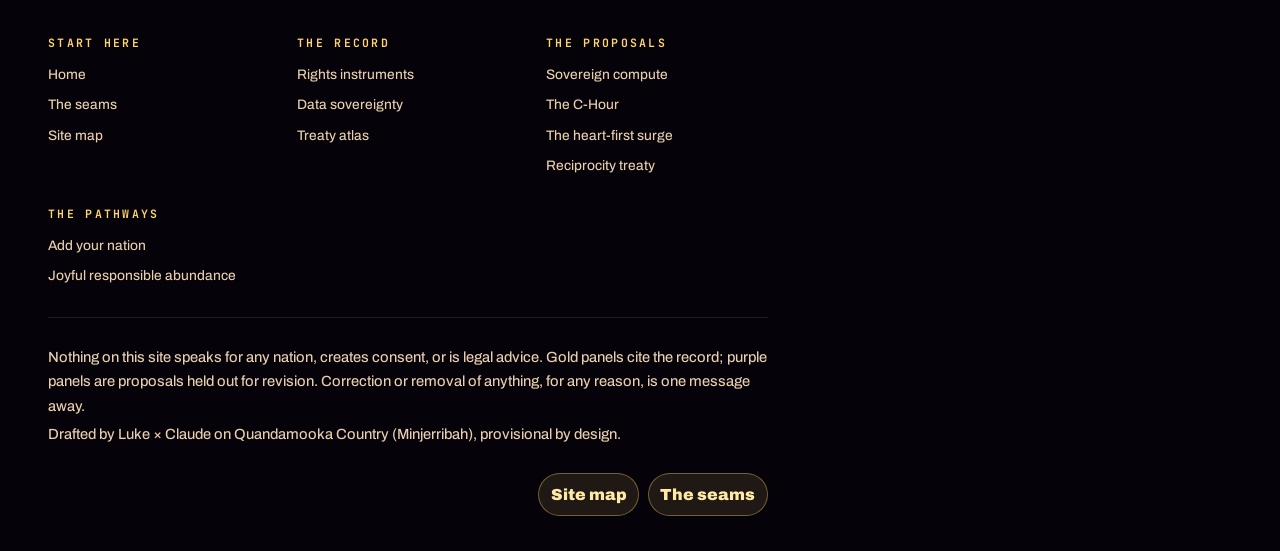
<file: pages/site-map.html>
<!doctype html>
<html lang="en-AU">
<head>
  <meta charset="utf-8">
  <meta name="viewport" content="width=device-width, initial-scale=1">
  <title>Site Map Tree: Every Room | Native Nations Lab</title>
  <meta name="description" content="Every public room of the Native Nations lab in one glowing, clickable tree. Works fully without JavaScript, the low-bandwidth front door.">
  <meta name="theme-color" content="#1C0F05">
  <link rel="icon" type="image/svg+xml" href="../assets/favicon.svg">
  <link rel="stylesheet" href="../styles.css?v=20260710-fires">
</head>
<body data-theme="royal" data-page="site-map">
  <a class="skip-link" href="#main">Skip to content</a>
<header class="site-header">
  <a class="brand" href="../index.html" aria-label="Native Nations lab home"><span class="brand-mark">P4N</span><span class="brand-text"><strong>Native Nations</strong><span>of the world · P4A chapter</span></span></a>
  <nav class="site-nav" data-nav aria-label="Primary">
    <a href="instruments.html">Record</a>
    <a href="treaty-atlas.html">Atlas</a>
    <a href="compute.html">Compute</a>
    <a href="c-hour.html">C-Hour</a>
    <a href="reciprocity-treaty.html">Treaty</a>
    <a href="onboard.html">Onboard</a>
  </nav>
  <button class="index-toggle" type="button" data-menu-toggle aria-expanded="false" aria-controls="site-index"><span class="index-toggle-lines" aria-hidden="true"><i></i><i></i><i></i></span><span class="index-toggle-label">Index</span></button>
</header>
  <div class="site-layer-strip" aria-label="Page purpose">
    <strong>The no-JavaScript front door</strong>
    <span>Every room on the site, as one glowing tree of plain links. On a slow connection or an old device, this page is the whole site's index, and always will be.</span>
  </div>
  <main id="main">
    <section class="hero page-hero site-map-hero">
      <div class="hero-content reveal">
        <p class="eyebrow">Start here / navigation tree</p>
        <h1>Every room, one tree.</h1>
        <p class="hero-copy">Eleven rooms on one seam. The spine runs gold through the record, purple through the proposals, and gold again where the pathways hand everything to you. Open a branch, follow the links, keep your bearings.</p>
        <div class="hero-actions">
          <a class="button button-primary" href="#branch-start">Start here</a>
          <a class="button button-secondary" href="#branch-record">The record</a>
          <a class="button button-secondary" href="#branch-proposals">The proposals</a>
        </div>
      </div>
    </section>

    <section class="section site-map-section" aria-label="Clickable site map">
      <div class="section-heading reveal">
        <div><p class="eyebrow">Pick a branch</p><h2>The tree keeps the registers honest.</h2></div>
        <p>Gold-edged branches hold the cited record; the purple-stitched branch holds P4A proposals to react to. The map is deliberately human-readable so anyone who takes a copy of this can see how the rooms fit together.</p>
      </div>

      <nav class="map-jump reveal" aria-label="Site map branch jumps">
        <a href="#branch-start">Start here</a>
        <a href="#branch-record">The record</a>
        <a href="#branch-proposals">The proposals</a>
        <a href="#branch-pathways">The pathways</a>
        <a href="#branch-family">Family &amp; source files</a>
      </nav>

      <div class="kintsugi-seam" aria-hidden="true">
        <svg viewBox="0 0 1200 46" preserveAspectRatio="none" focusable="false">
          <defs><linearGradient id="seamGoldM" x1="0" y1="0" x2="1" y2="0"><stop offset="0" stop-color="#ffd66e"/><stop offset=".5" stop-color="#fff3d6"/><stop offset="1" stop-color="#ff9d4d"/></linearGradient></defs>
          <path class="seam-path" pathLength="1" stroke="url(#seamGoldM)" d="M0 22 L120 26 L230 16 L320 28 L430 20 L520 30 L630 14 L740 24 L850 18 L940 30 L1050 20 L1130 26 L1200 22"/>
          <path class="seam-path seam-branch" pathLength="1" stroke="url(#seamGoldM)" d="M230 16 L244 5"/>
          <path class="seam-path seam-branch" pathLength="1" stroke="url(#seamGoldM)" d="M520 30 L506 42"/>
          <path class="seam-path seam-branch" pathLength="1" stroke="url(#seamGoldM)" d="M630 14 L644 4"/>
          <path class="seam-path seam-branch" pathLength="1" stroke="url(#seamGoldM)" d="M940 30 L954 42"/>
          <path class="seam-light" pathLength="1" d="M0 22 L120 26 L230 16 L320 28 L430 20 L520 30 L630 14 L740 24 L850 18 L940 30 L1050 20 L1130 26 L1200 22"/>
        </svg>
      </div>

      <div class="site-map-tree reveal">
        <details class="map-branch panel-record" id="branch-start" open>
          <summary><span>01</span><strong>Start here</strong><small>The doorway, the ground rules and the honest seams of the whole build.</small></summary>
          <ul>
            <li><a href="../index.html">Home</a><em>The question, the two registers, the standing commitments and the invitation.</em></li>
            <li><a href="seams.html">The Seams</a><em>Provenance room by room, the permanent corrections log, and exactly what is provisional.</em></li>
            <li><a href="site-map.html" aria-current="page">Site Map Tree</a><em>This page, the no-JavaScript index of everything.</em></li>
          </ul>
        </details>

        <details class="map-branch panel-record" id="branch-record" open>
          <summary><span>02</span><strong>The record</strong><small>Established instruments, quoted exactly and cited. Gold register.</small></summary>
          <ul>
            <li><a href="instruments.html">Rights Instruments</a><em>UNDRIP, FPIC, ILO 169, Nagoya and the WIPO treaty, quoted verbatim, each with who-held-the-pen provenance and a plain one-sentence version.</em></li>
            <li><a href="data-sovereignty.html">Indigenous Data Sovereignty</a><em>The CARE Principles, the First Nations principles of OCAP®, Maiam nayri Wingara, Te Mana Raraunga, USIDSN and the Local Contexts TK &amp; BC Labels.</em></li>
            <li><a href="treaty-atlas.html">Treaty Atlas: World Edition</a><em>Living, contested, broken and unwritten agreements; the five-question lens; the kintsugi shelf for broken promises.</em></li>
          </ul>
        </details>

        <details class="map-branch panel-proposal" id="branch-proposals" open>
          <summary><span>03</span><strong>The proposals</strong><small>P4A's own provisional patterns. Purple register, react, revise, refuse.</small></summary>
          <ul>
            <li><a href="compute.html">Sovereign Compute</a><em>The L0–L3 gradient: personal devices, community kiosks, a community-owned rack, and the hyperscale cloud made optional.</em></li>
            <li><a href="c-hour.html">The C-Hour</a><em>The site's declared purpose: one verified hour = one Community-Hour, mobilised never monetised, with a one-page legislative ask for any nation or parliament.</em></li>
            <li><a href="surge.html">The Heart-First Surge</a><em>Find the care, count the care, then bring the machines, the civic surge pattern, generalised from the author's regional drafts for any nation to reshape.</em></li>
            <li><a href="reciprocity-treaty.html">Towards a Reciprocity Treaty</a><em>The kintsugi protocol for broken agreements and the four-rung ladder from local ledgers to a global weave.</em></li>
          </ul>
        </details>

        <details class="map-branch panel-record" id="branch-pathways" open>
          <summary><span>04</span><strong>The pathways</strong><small>Where a nation, a person, or someone's own copy of this site takes over. No funnels, no asks.</small></summary>
          <ul>
            <li><a href="onboard.html">Add Your Nation</a><em>Self-onboarding on your own terms: take a copy of the lab, the verbatim entry template, the agent file, or decline, equally honoured.</em></li>
            <li><a href="abundance.html">Joyful Responsible Abundance</a><em>The reframe: who the freed hours belong to, and the threats from ourselves, our technologies and the cosmos held calmly at once.</em></li>
          </ul>
        </details>

        <details class="map-branch" id="branch-family" open>
          <summary><span>05</span><strong>Family &amp; source files</strong><small>The ripple this chapter belongs to, and the files behind it, free to copy.</small></summary>
          <ul>
            <li><a href="https://github.com/auraofintelligence/p4a-native-nations-cinema">The source files</a><em>Take a copy, send in a message, add your nation's entry, or take the pattern home.</em></li>
            <li><a href="https://github.com/auraofintelligence/p4a-native-nations-cinema/blob/main/ONBOARD_WITH_AN_AGENT.md">Onboard with an agent</a><em>A pasteable prompt so your own AI assistant can build your nation's version, under your review.</em></li>
            <li><a href="../LICENCE.md">The licence</a><em>Public source: free non-commercial use with credit; commercial rights reserved; nations' entries stay their own.</em></li>
            <li><a href="https://auraofintelligence.github.io/p4a-xyz-cinema/">P4A, the Australian workbench</a><em>Where this design family began, treaty atlas and all.</em></li>
            <li><a href="https://auraofintelligence.github.io/p4a-oceania-cinema/">P4A Oceania</a><em>The regional expansion lab, the ripple before this one.</em></li>
          </ul>
        </details>
      </div>
    </section>
  </main>
  <footer class="site-footer">
    <div>
      <p>Nothing on this site speaks for any nation, creates consent, or is legal advice. Gold panels cite the record; purple panels are proposals held out for revision. Correction or removal of anything, for any reason, is one message away.</p>
      <p>Drafted by Luke × Claude on Quandamooka Country (Minjerribah), provisional by design.</p>
    </div>
    <nav class="footer-links" aria-label="Footer links"><a href="site-map.html">Site map</a><a href="seams.html">The seams</a></nav>
  </footer>
  <script src="../script.js?v=20260710-fires"></script>
<script src="../assets/site-nav.js?v=20260710-fires"></script>
</body>
</html>
</file>
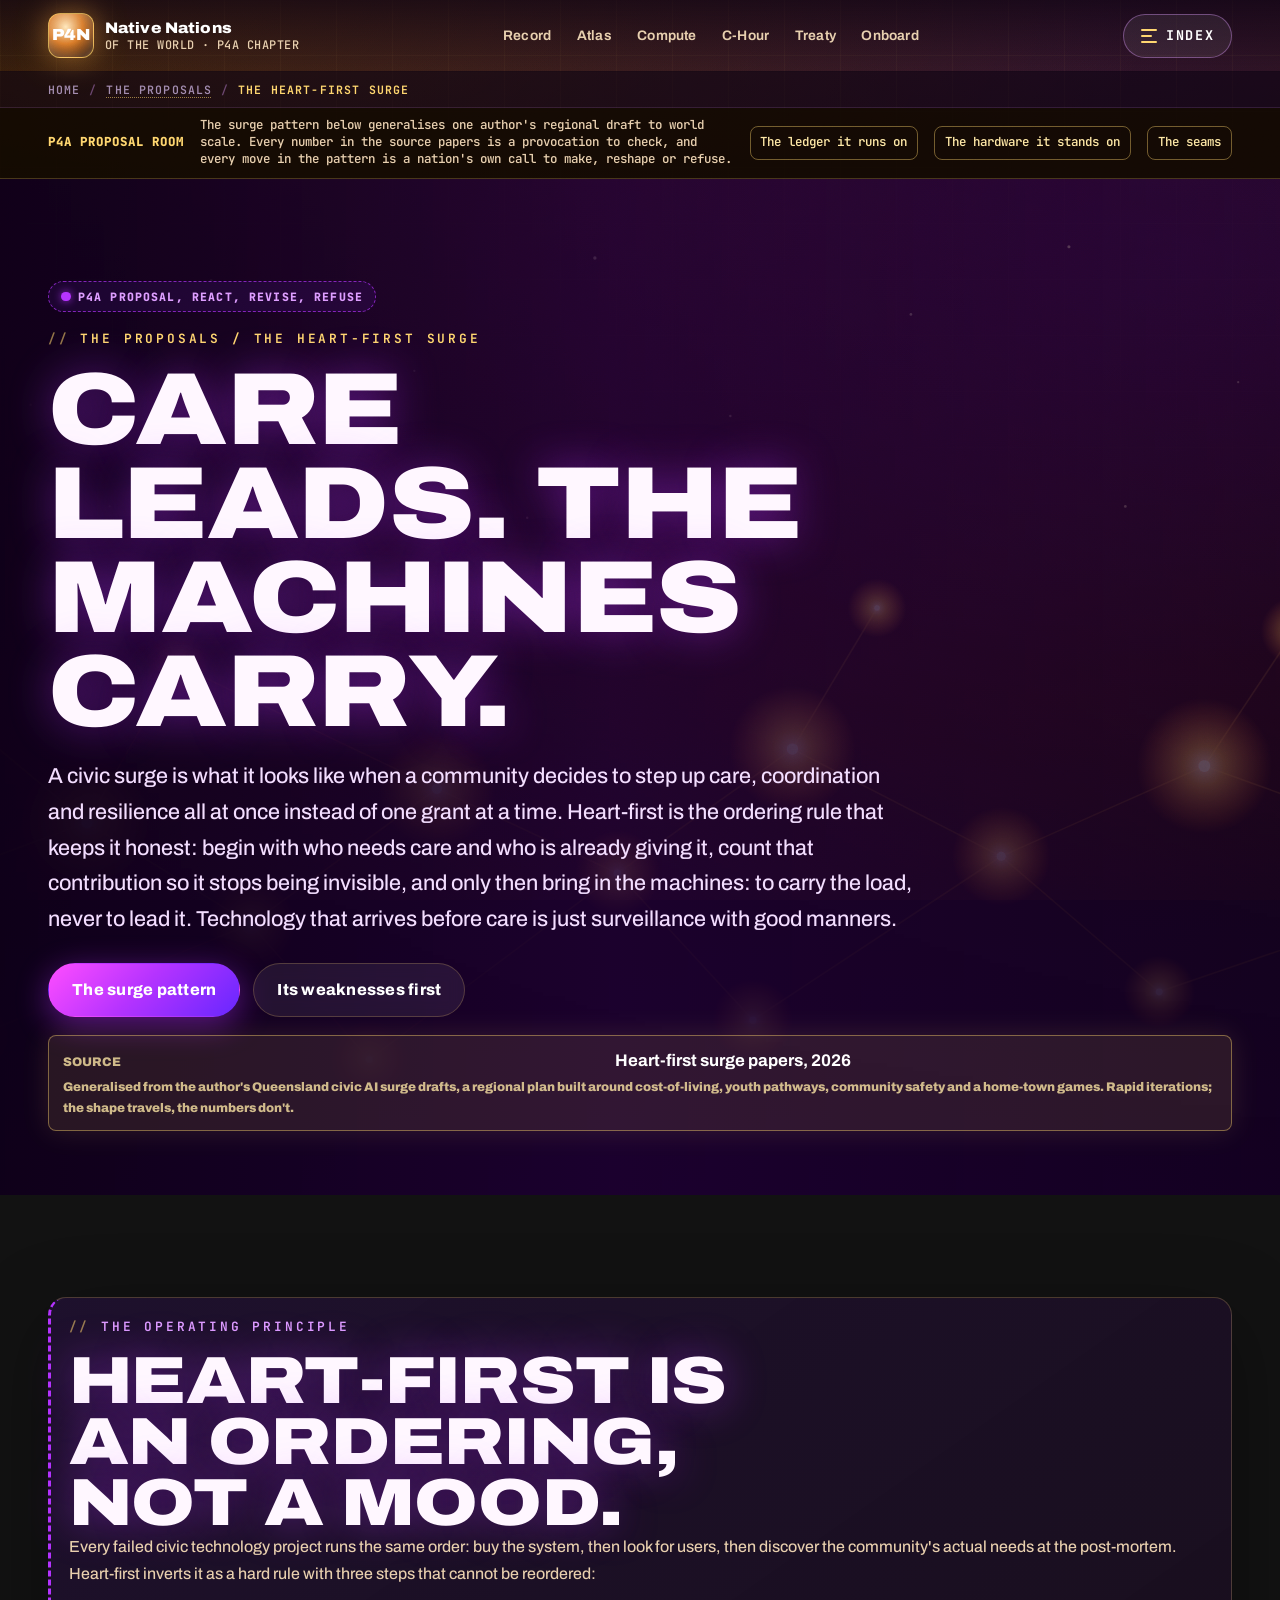
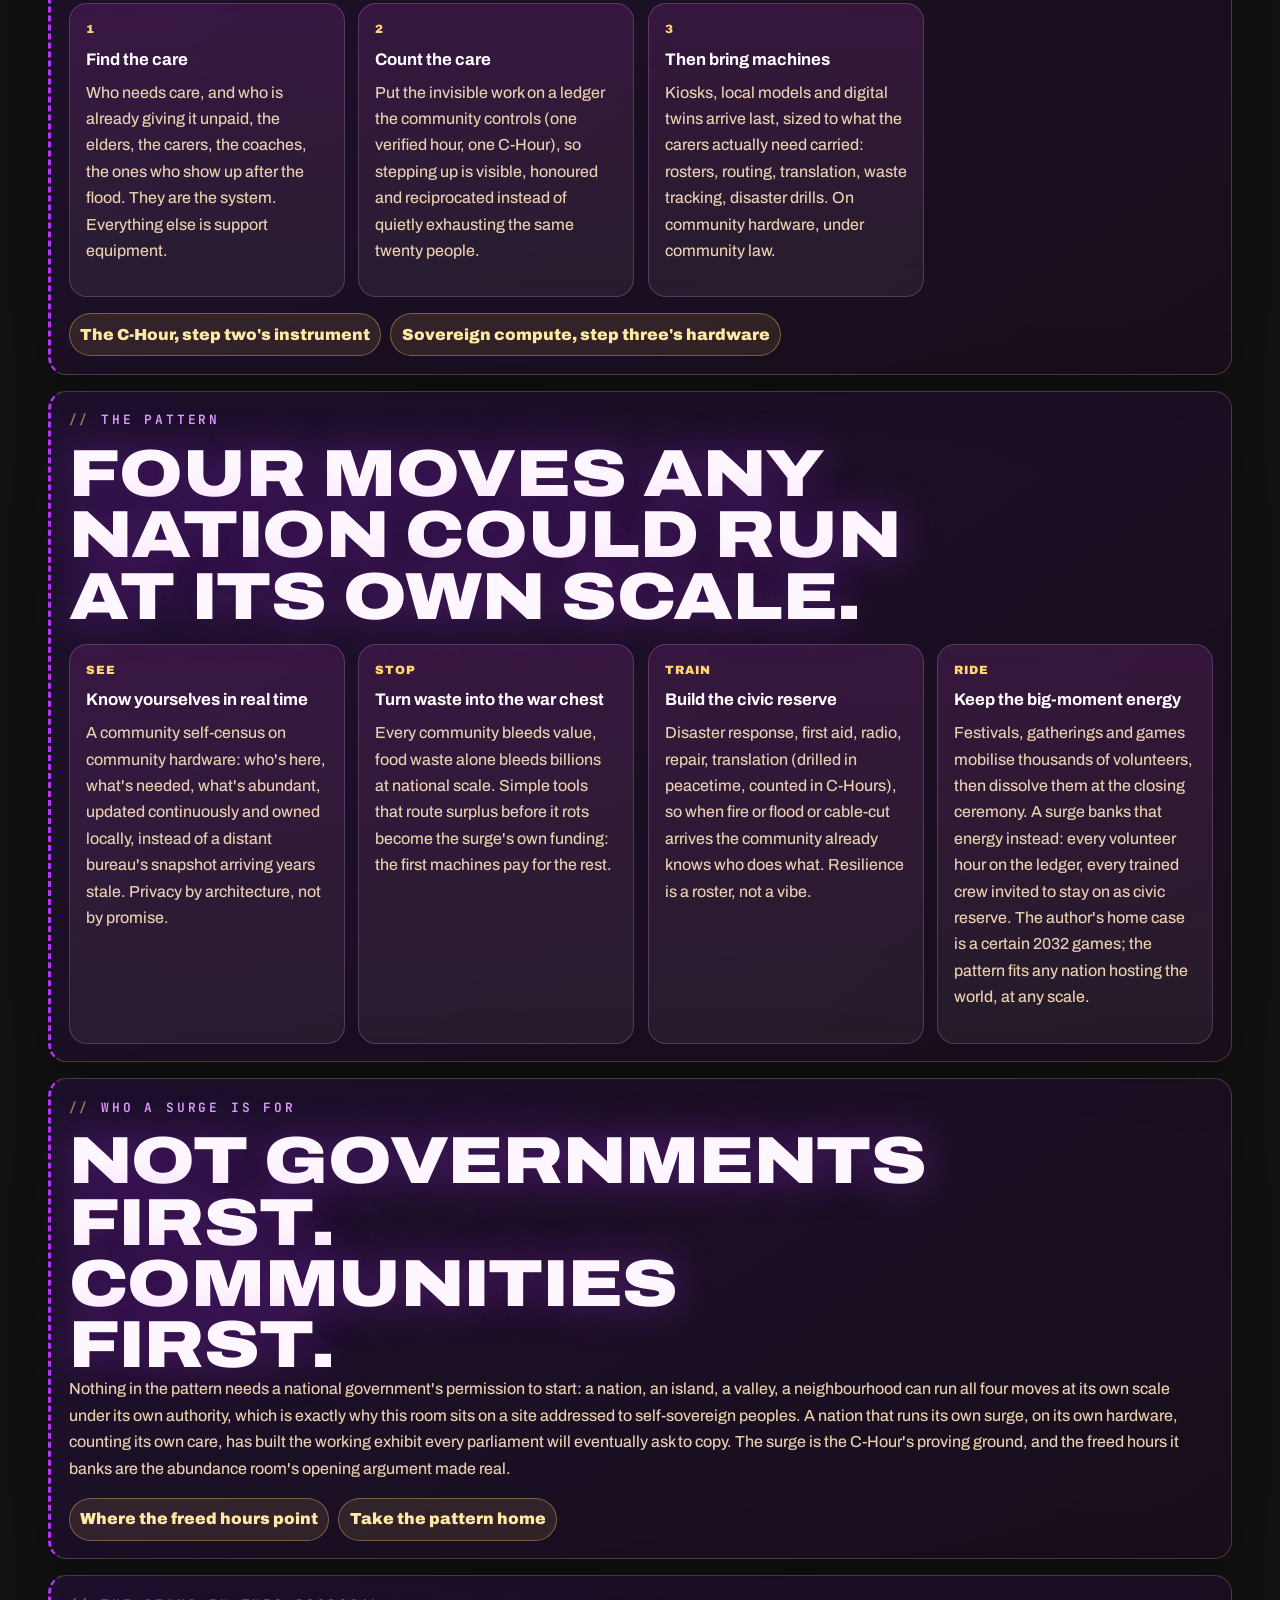
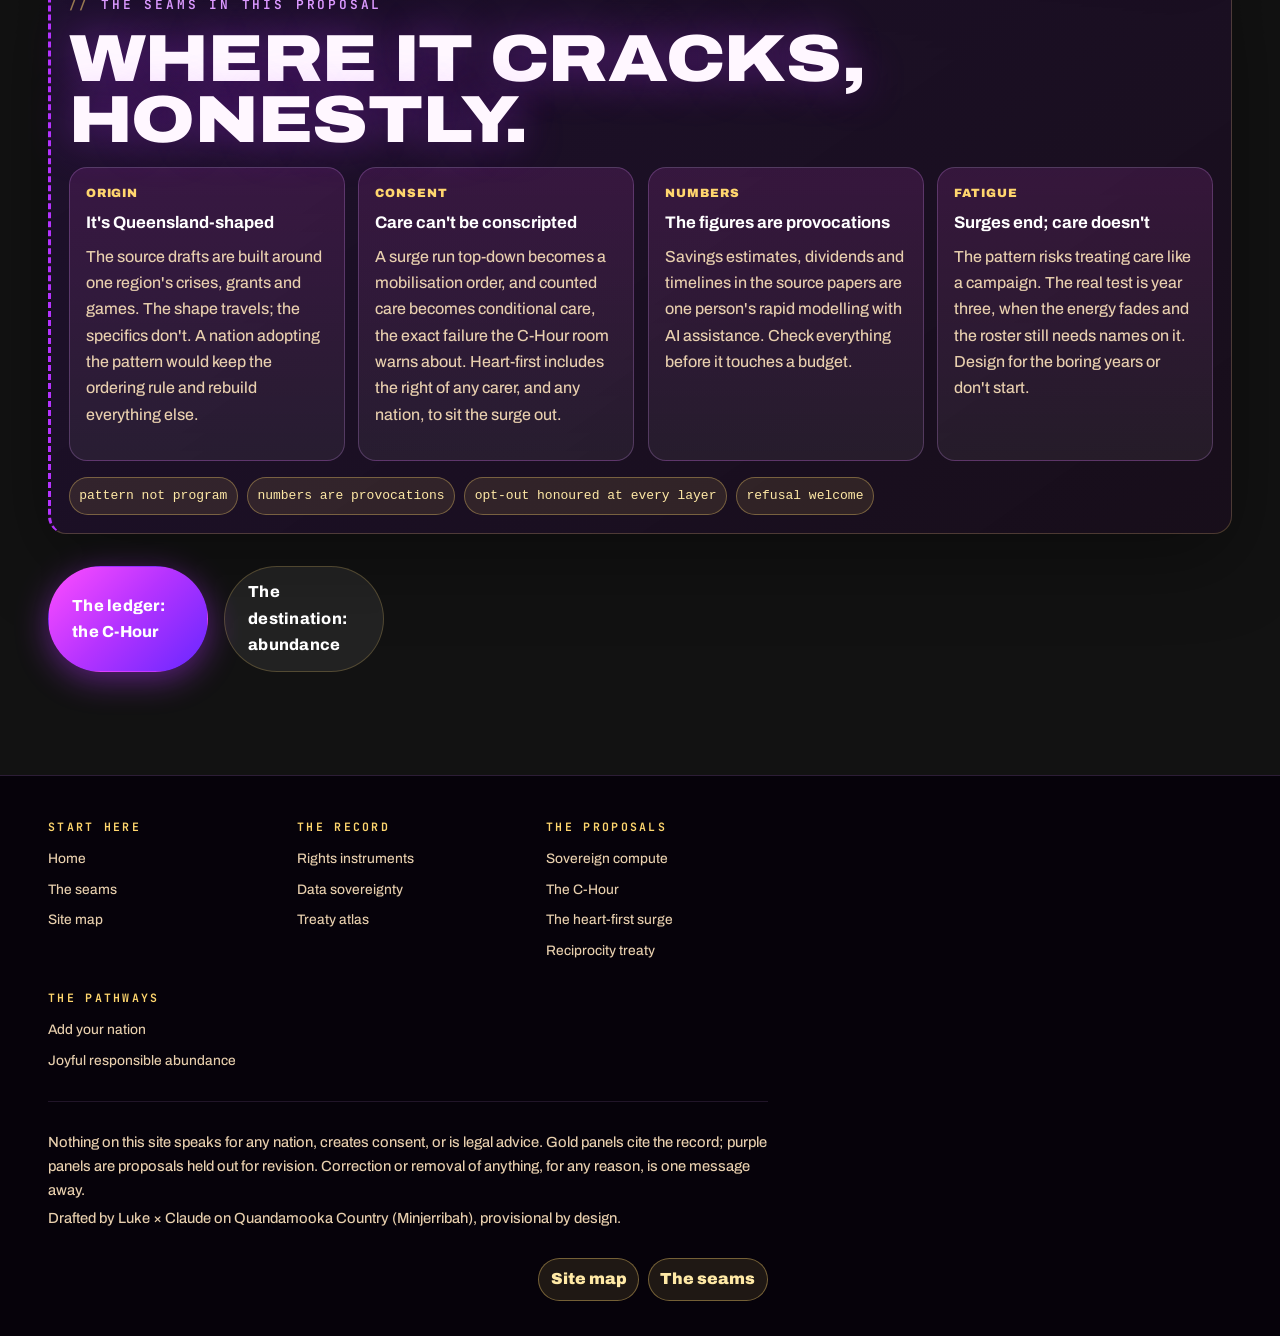
<file: pages/surge.html>
<!doctype html>
<html lang="en-AU">
<head>
  <meta charset="utf-8">
  <meta name="viewport" content="width=device-width, initial-scale=1">
  <title>The Heart-First Surge: A Proposal | Native Nations Lab</title>
  <meta name="description" content="A P4A proposal: the heart-first civic surge, what it looks like when a community steps up care, coordination and resilience all at once, with the C-Hour counting the care and the machines carrying the load.">
  <meta name="theme-color" content="#1C0F05">
  <link rel="icon" type="image/svg+xml" href="../assets/favicon.svg">
  <link rel="stylesheet" href="../styles.css?v=20260710-fires">
</head>
<body data-theme="royal" data-foundation-page="surge">
  <a class="skip-link" href="#main">Skip to content</a>
<header class="site-header">
  <a class="brand" href="../index.html" aria-label="Native Nations lab home"><span class="brand-mark">P4N</span><span class="brand-text"><strong>Native Nations</strong><span>of the world · P4A chapter</span></span></a>
  <nav class="site-nav" data-nav aria-label="Primary">
    <a href="instruments.html">Record</a>
    <a href="treaty-atlas.html">Atlas</a>
    <a href="compute.html">Compute</a>
    <a href="c-hour.html">C-Hour</a>
    <a href="reciprocity-treaty.html">Treaty</a>
    <a href="onboard.html">Onboard</a>
  </nav>
  <button class="index-toggle" type="button" data-menu-toggle aria-expanded="false" aria-controls="site-index"><span class="index-toggle-lines" aria-hidden="true"><i></i><i></i><i></i></span><span class="index-toggle-label">Index</span></button>
</header>
  <div class="site-layer-strip" aria-label="Current register">
    <strong>P4A proposal room</strong>
    <span>The surge pattern below generalises one author's regional draft to world scale. Every number in the source papers is a provocation to check, and every move in the pattern is a nation's own call to make, reshape or refuse.</span>
    <a href="c-hour.html">The ledger it runs on</a>
    <a href="compute.html">The hardware it stands on</a>
    <a href="seams.html">The seams</a>
  </div>
  <main id="main">
    <section class="hero page-hero foundation-hero">
      <div class="hero-image"><img loading="eager" fetchpriority="high" decoding="async" src="../assets/fires-hero.svg" alt="Many small fires joined by fine gold seams across a dark landscape"></div>
      <div class="hero-content reveal">
        <span class="register-chip chip-proposal">P4A proposal, react, revise, refuse</span>
        <p class="eyebrow">The proposals / the heart-first surge</p>
        <h1>Care leads. The machines carry.</h1>
        <p class="hero-copy">A civic surge is what it looks like when a community decides to step up care, coordination and resilience all at once instead of one grant at a time. Heart-first is the ordering rule that keeps it honest: begin with who needs care and who is already giving it, count that contribution so it stops being invisible, and only then bring in the machines: to carry the load, never to lead it. Technology that arrives before care is just surveillance with good manners.</p>
        <div class="hero-actions">
          <a class="button button-primary" href="#pattern">The surge pattern</a>
          <a class="button button-secondary" href="#seams-here">Its weaknesses first</a>
        </div>
        <div class="research-badge foundation-research" aria-label="Last research run">
          <span>Source</span>
          <strong>Heart-first surge papers, 2026</strong>
          <small>Generalised from the author's Queensland civic AI surge drafts, a regional plan built around cost-of-living, youth pathways, community safety and a home-town games. Rapid iterations; the shape travels, the numbers don't.</small>
        </div>
      </div>
    </section>
    <section class="section foundation-section" aria-label="Surge content">
      <div class="page-shell foundation-shell">
        <div class="page-copy reveal" style="width:100%">

          <div class="feature-panel foundation-panel panel-proposal" id="principle">
            <p class="eyebrow">The operating principle</p>
            <h2>Heart-first is an ordering, not a mood.</h2>
            <p>Every failed civic technology project runs the same order: buy the system, then look for users, then discover the community's actual needs at the post-mortem. Heart-first inverts it as a hard rule with three steps that cannot be reordered:</p>
            <div class="constitution-grid foundation-card-grid">
              <article class="track-card"><span>1</span><strong>Find the care</strong><p>Who needs care, and who is already giving it unpaid, the elders, the carers, the coaches, the ones who show up after the flood. They are the system. Everything else is support equipment.</p></article>
              <article class="track-card"><span>2</span><strong>Count the care</strong><p>Put the invisible work on a ledger the community controls (one verified hour, one C-Hour), so stepping up is visible, honoured and reciprocated instead of quietly exhausting the same twenty people.</p></article>
              <article class="track-card"><span>3</span><strong>Then bring machines</strong><p>Kiosks, local models and digital twins arrive last, sized to what the carers actually need carried: rosters, routing, translation, waste tracking, disaster drills. On community hardware, under community law.</p></article>
            </div>
            <div class="source-links foundation-links"><a href="c-hour.html">The C-Hour, step two's instrument</a><a href="compute.html">Sovereign compute, step three's hardware</a></div>
          </div>

          <div class="feature-panel foundation-panel panel-proposal" id="pattern">
            <p class="eyebrow">The pattern</p>
            <h2>Four moves any nation could run at its own scale.</h2>
            <div class="constitution-grid foundation-card-grid">
              <article class="track-card"><span>See</span><strong>Know yourselves in real time</strong><p>A community self-census on community hardware: who's here, what's needed, what's abundant, updated continuously and owned locally, instead of a distant bureau's snapshot arriving years stale. Privacy by architecture, not by promise.</p></article>
              <article class="track-card"><span>Stop</span><strong>Turn waste into the war chest</strong><p>Every community bleeds value, food waste alone bleeds billions at national scale. Simple tools that route surplus before it rots become the surge's own funding: the first machines pay for the rest.</p></article>
              <article class="track-card"><span>Train</span><strong>Build the civic reserve</strong><p>Disaster response, first aid, radio, repair, translation (drilled in peacetime, counted in C-Hours), so when fire or flood or cable-cut arrives the community already knows who does what. Resilience is a roster, not a vibe.</p></article>
              <article class="track-card"><span>Ride</span><strong>Keep the big-moment energy</strong><p>Festivals, gatherings and games mobilise thousands of volunteers, then dissolve them at the closing ceremony. A surge banks that energy instead: every volunteer hour on the ledger, every trained crew invited to stay on as civic reserve. The author's home case is a certain 2032 games; the pattern fits any nation hosting the world, at any scale.</p></article>
            </div>
          </div>

          <div class="feature-panel foundation-panel panel-proposal" id="who-surges">
            <p class="eyebrow">Who a surge is for</p>
            <h2>Not governments first. Communities first.</h2>
            <p>Nothing in the pattern needs a national government's permission to start: a nation, an island, a valley, a neighbourhood can run all four moves at its own scale under its own authority, which is exactly why this room sits on a site addressed to self-sovereign peoples. A nation that runs its own surge, on its own hardware, counting its own care, has built the working exhibit every parliament will eventually ask to copy. The surge is the C-Hour's proving ground, and the freed hours it banks are the abundance room's opening argument made real.</p>
            <div class="source-links foundation-links"><a href="abundance.html">Where the freed hours point</a><a href="onboard.html">Take the pattern home</a></div>
          </div>

          <div class="feature-panel foundation-panel panel-proposal" id="seams-here">
            <p class="eyebrow">The seams in this proposal</p>
            <h2>Where it cracks, honestly.</h2>
            <div class="constitution-grid foundation-card-grid">
              <article class="track-card"><span>Origin</span><strong>It's Queensland-shaped</strong><p>The source drafts are built around one region's crises, grants and games. The shape travels; the specifics don't. A nation adopting the pattern would keep the ordering rule and rebuild everything else.</p></article>
              <article class="track-card"><span>Consent</span><strong>Care can't be conscripted</strong><p>A surge run top-down becomes a mobilisation order, and counted care becomes conditional care, the exact failure the C-Hour room warns about. Heart-first includes the right of any carer, and any nation, to sit the surge out.</p></article>
              <article class="track-card"><span>Numbers</span><strong>The figures are provocations</strong><p>Savings estimates, dividends and timelines in the source papers are one person's rapid modelling with AI assistance. Check everything before it touches a budget.</p></article>
              <article class="track-card"><span>Fatigue</span><strong>Surges end; care doesn't</strong><p>The pattern risks treating care like a campaign. The real test is year three, when the energy fades and the roster still needs names on it. Design for the boring years or don't start.</p></article>
            </div>
            <div class="tag-strip"><code>pattern not program</code><code>numbers are provocations</code><code>opt-out honoured at every layer</code><code>refusal welcome</code></div>
          </div>

          <div class="next-trail"><a class="button button-primary" href="c-hour.html">The ledger: the C-Hour</a><a class="button button-secondary" href="abundance.html">The destination: abundance</a></div>
        </div>
      </div>
    </section>
  </main>
  <footer class="site-footer">
    <div>
      <p>Nothing on this site speaks for any nation, creates consent, or is legal advice. Gold panels cite the record; purple panels are proposals held out for revision. Correction or removal of anything, for any reason, is one message away.</p>
      <p>Drafted by Luke × Claude on Quandamooka Country (Minjerribah), provisional by design.</p>
    </div>
    <nav class="footer-links" aria-label="Footer links"><a href="site-map.html">Site map</a><a href="seams.html">The seams</a></nav>
  </footer>
  <script src="../script.js?v=20260710-fires"></script>
<script src="../assets/site-nav.js?v=20260710-fires"></script>
</body>
</html>
</file>
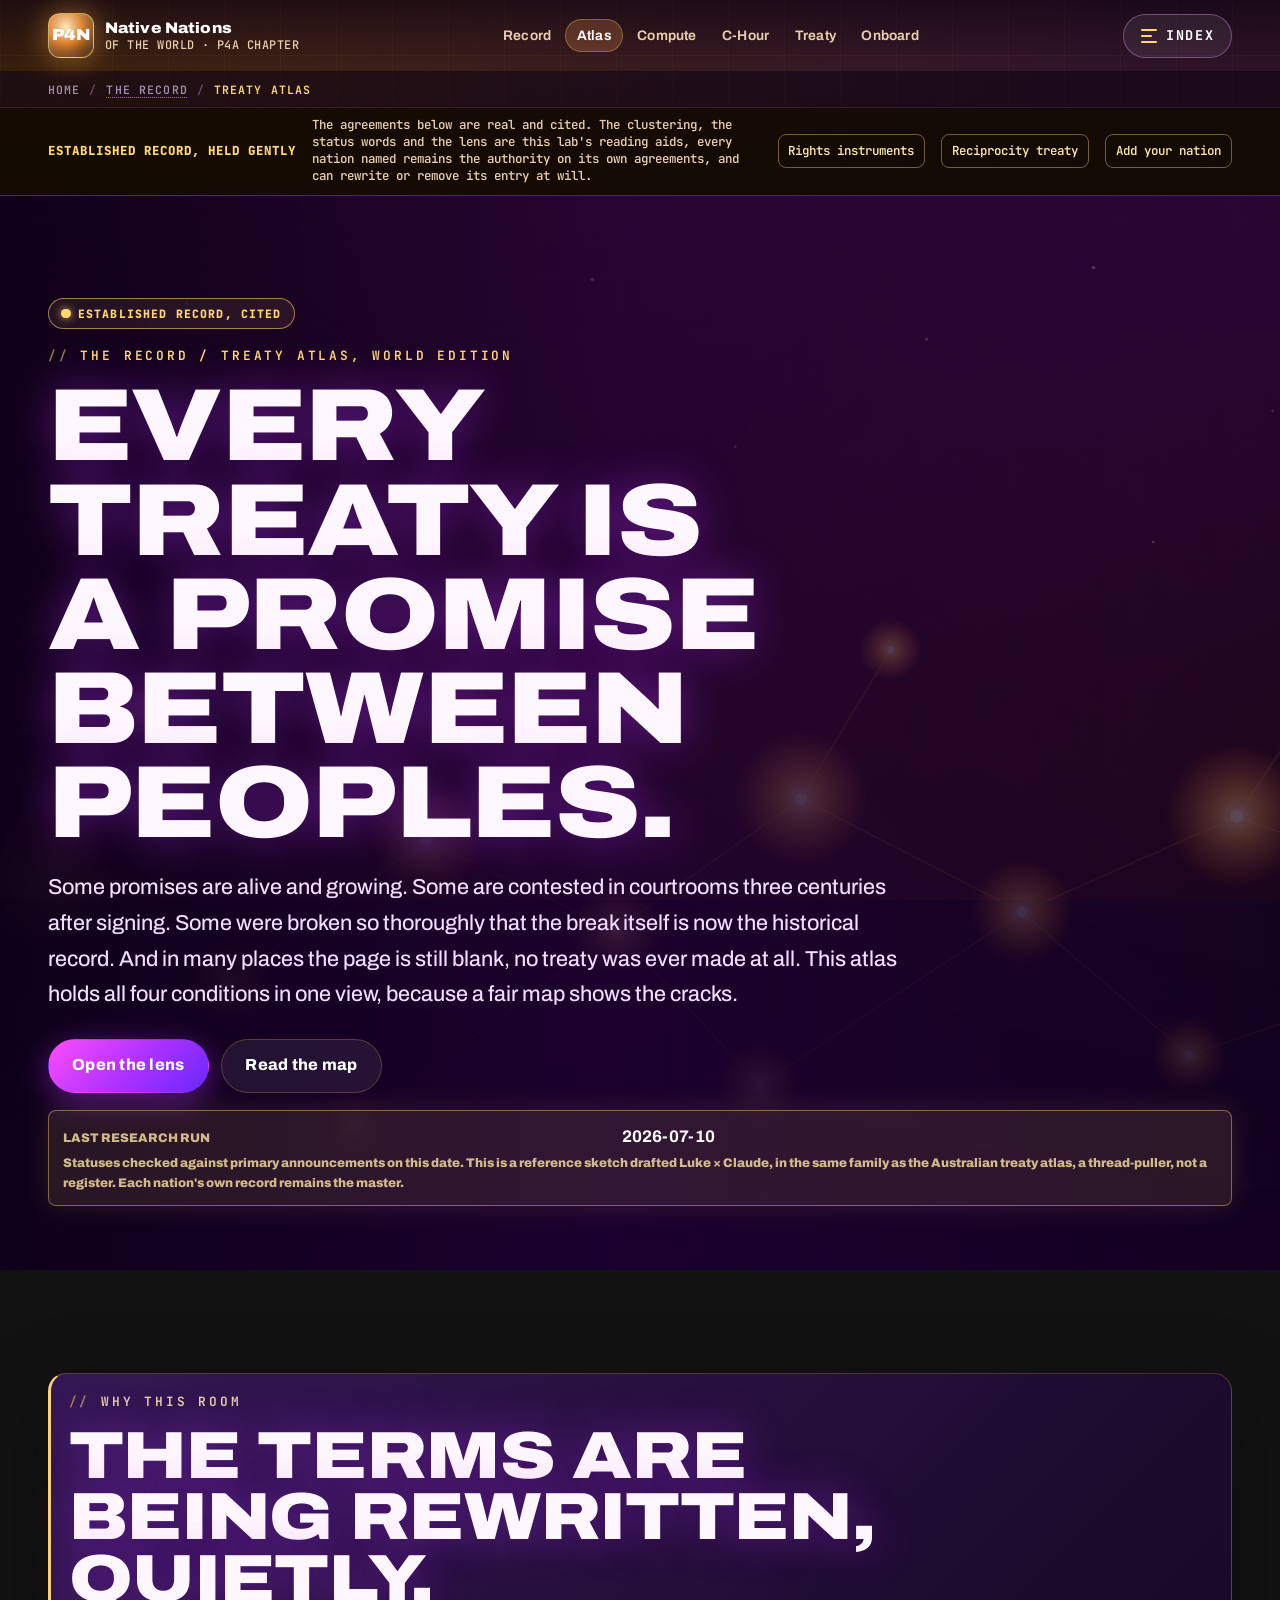
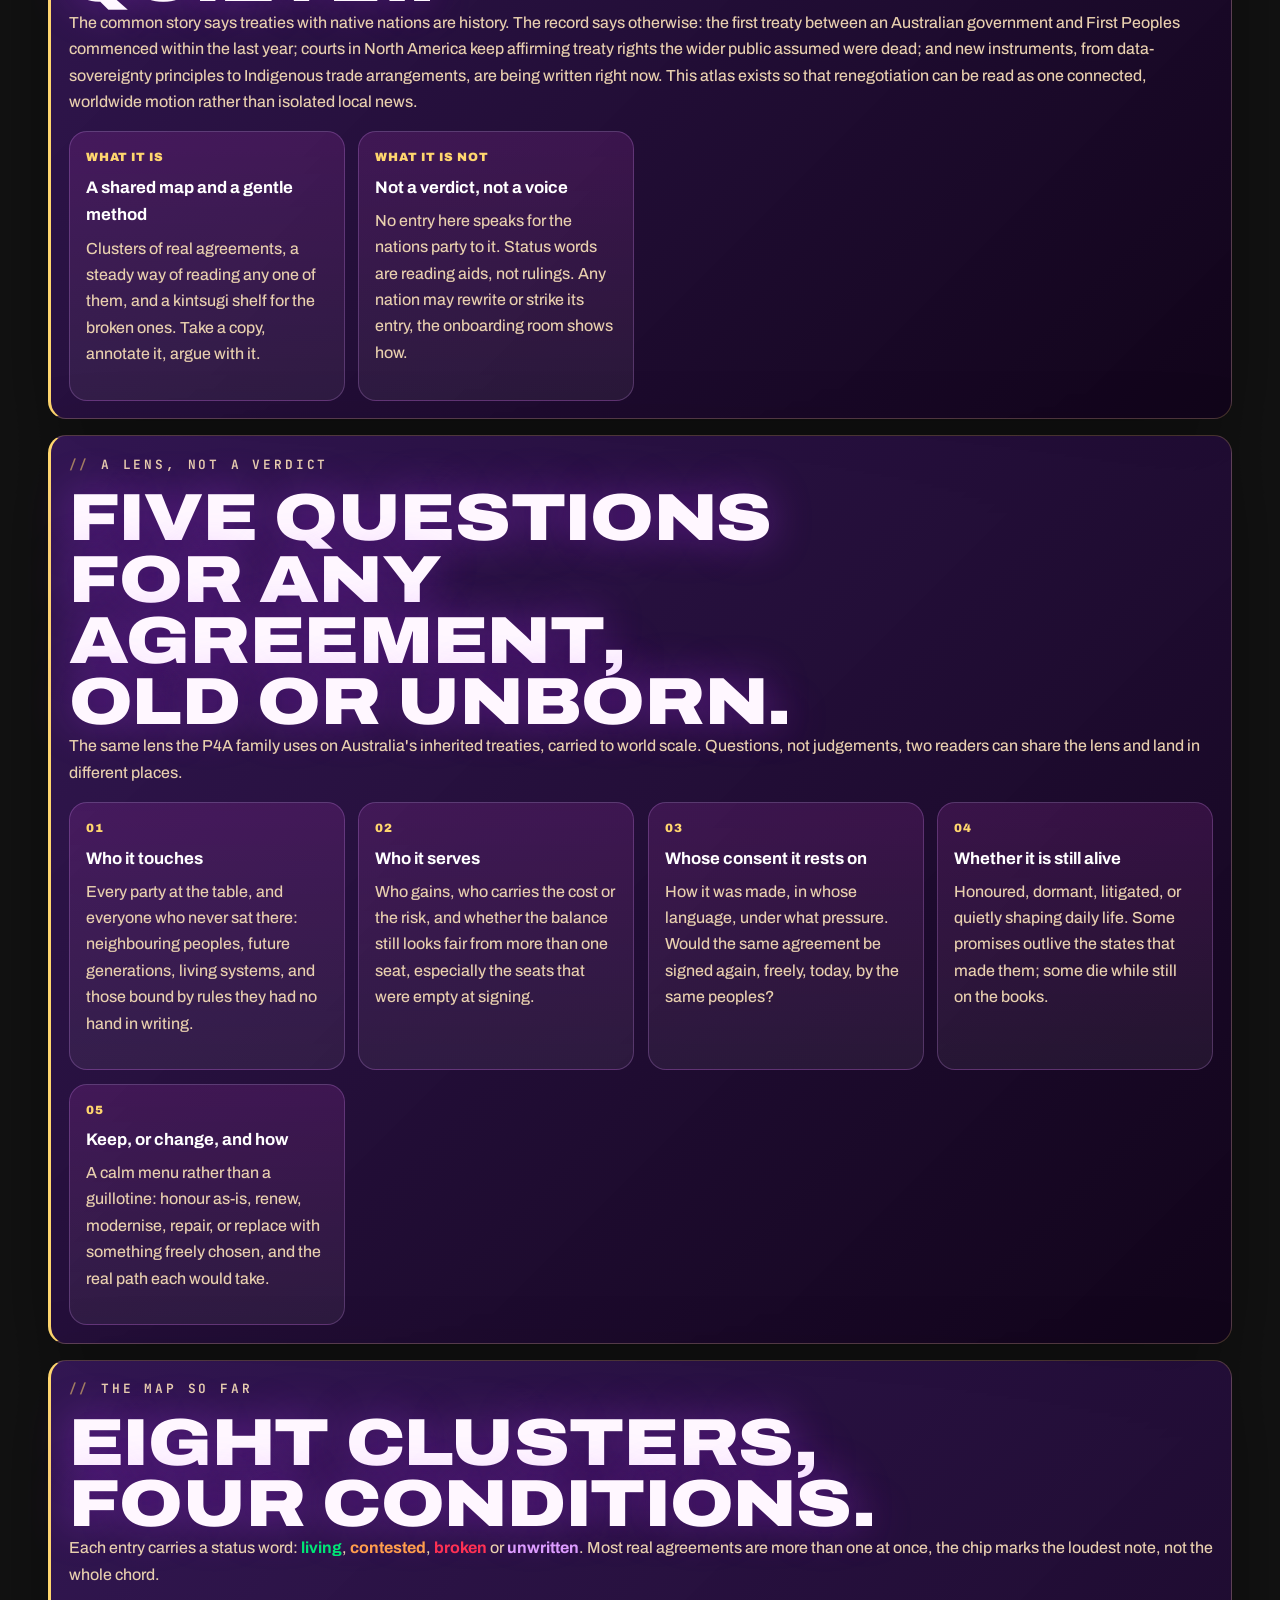
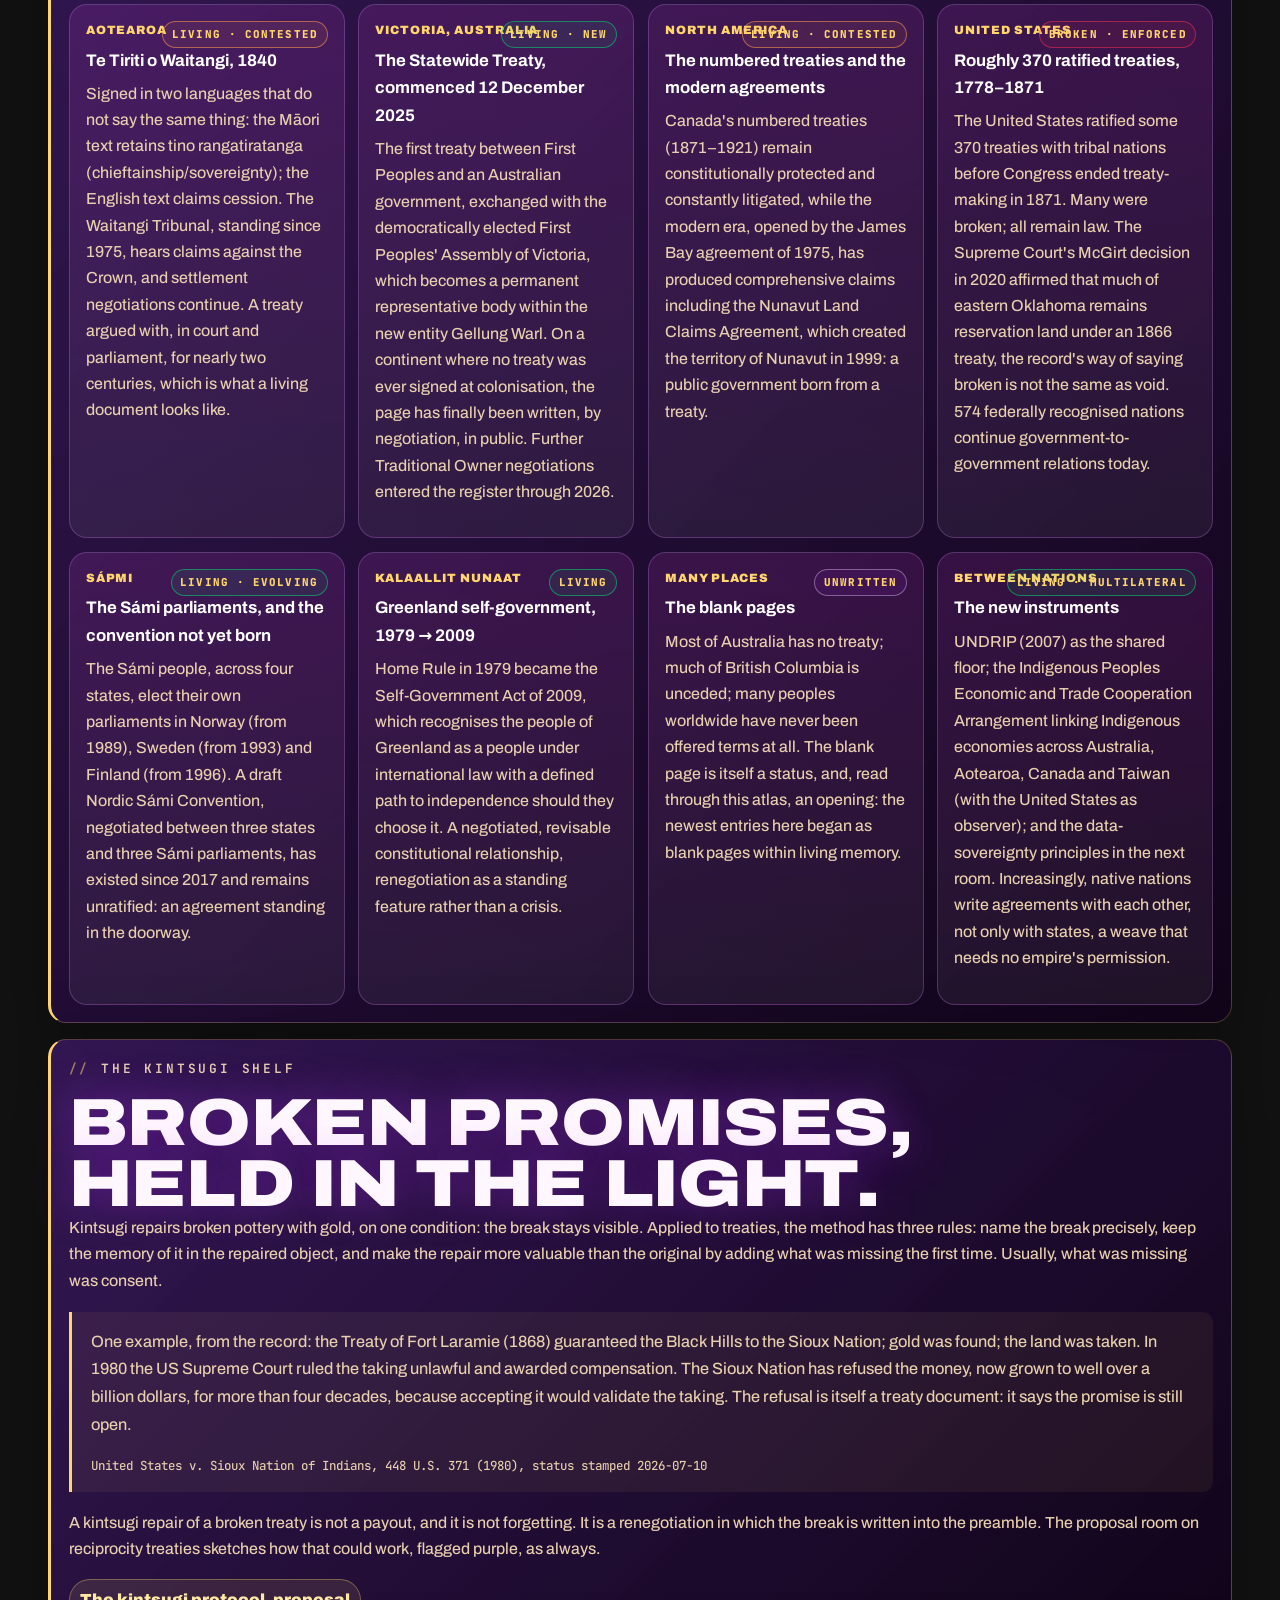
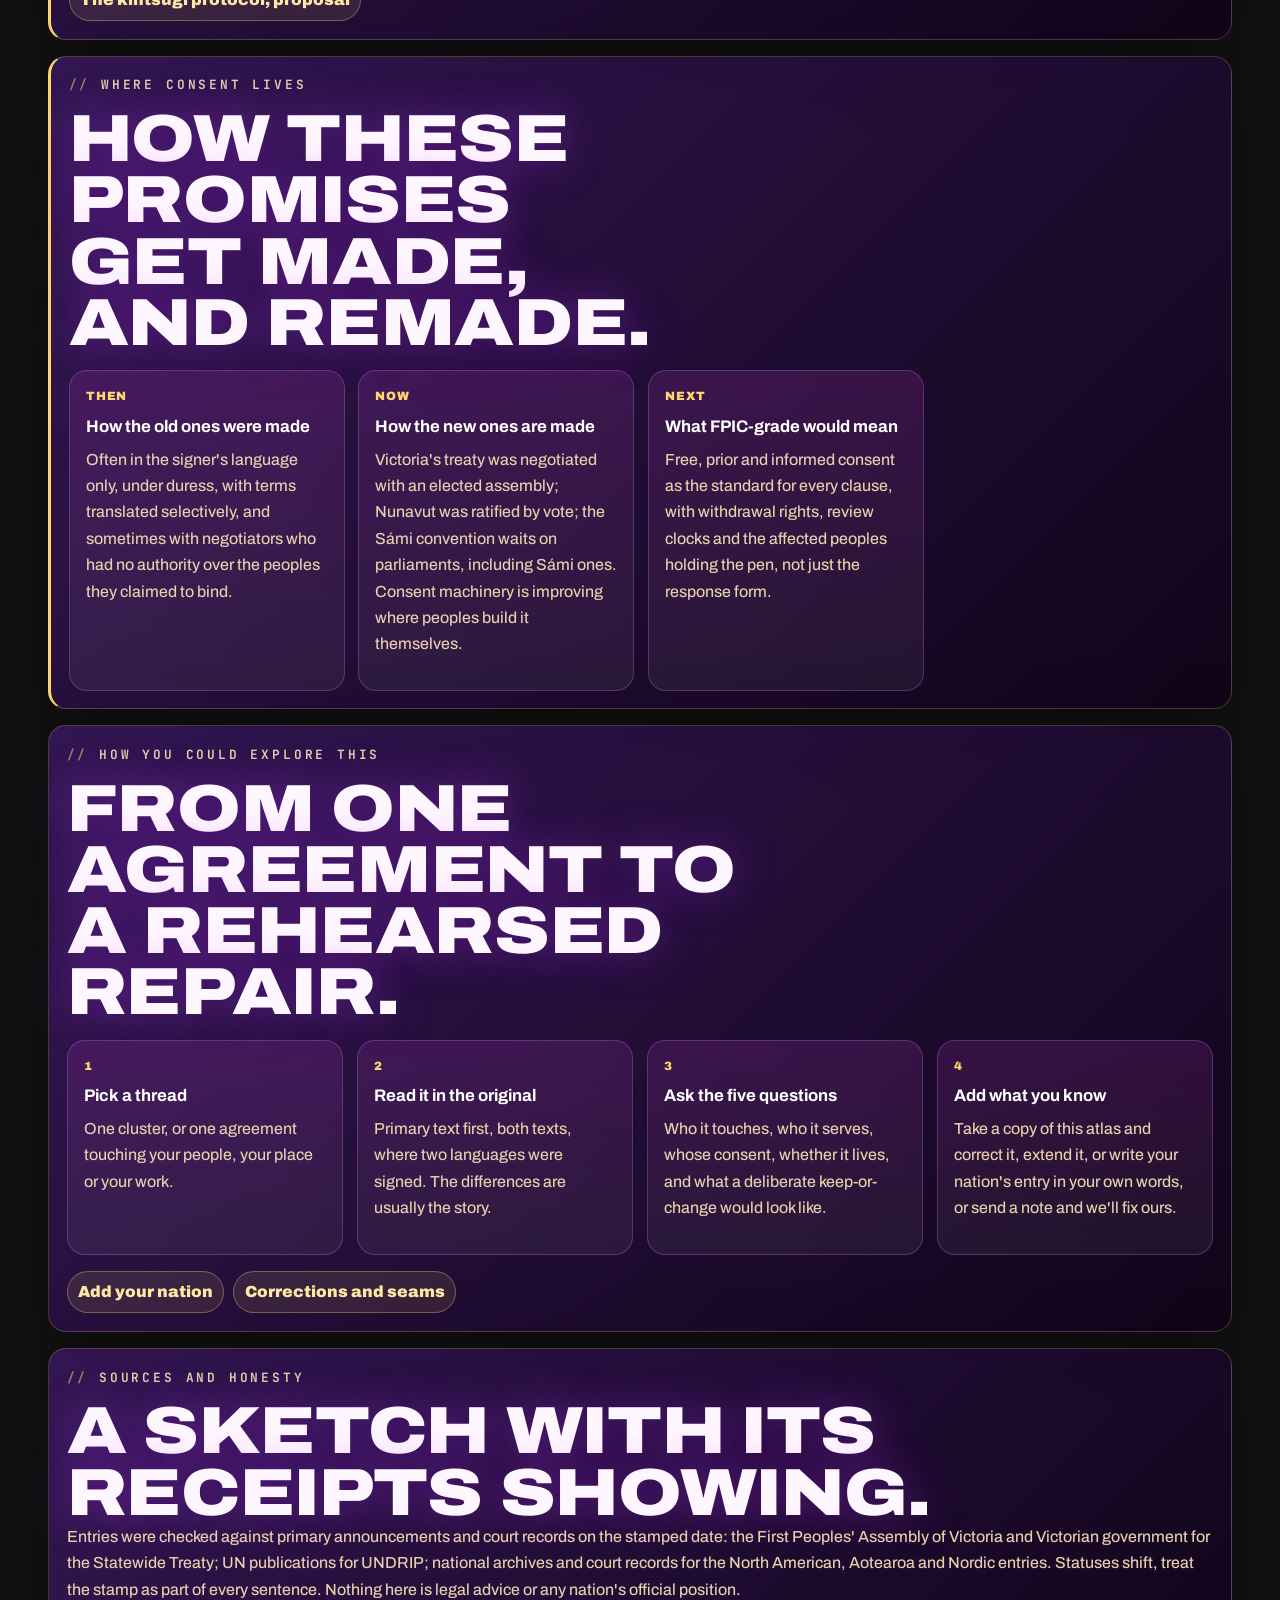
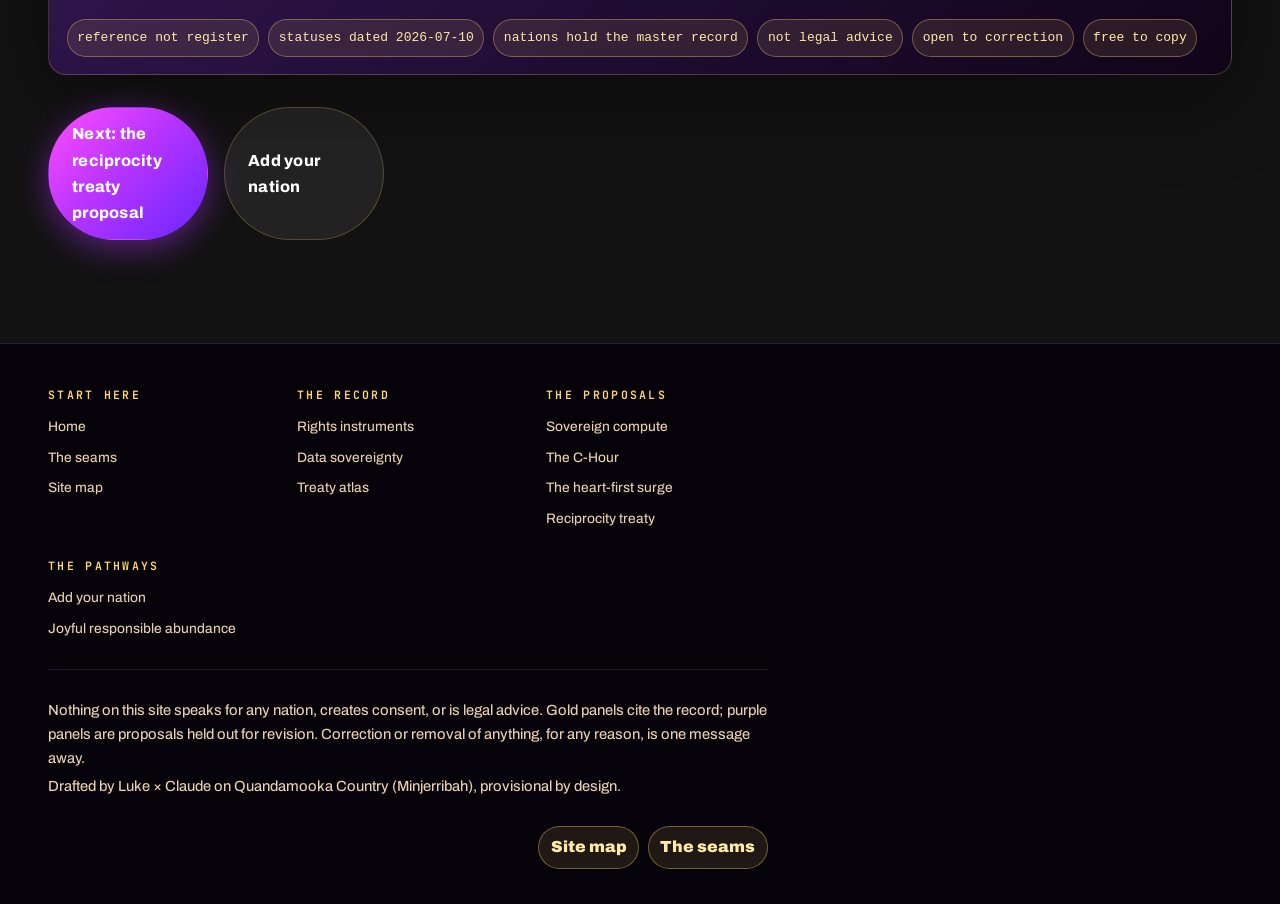
<file: pages/treaty-atlas.html>
<!doctype html>
<html lang="en-AU">
<head>
  <meta charset="utf-8">
  <meta name="viewport" content="width=device-width, initial-scale=1">
  <title>Treaty Atlas: World Edition | Native Nations Lab</title>
  <meta name="description" content="An atlas, free to copy, of agreements between native nations and states, living, contested, broken and unwritten, read with a five-question lens and a kintsugi shelf for the broken promises.">
  <meta name="theme-color" content="#1C0F05">
  <link rel="icon" type="image/svg+xml" href="../assets/favicon.svg">
  <link rel="stylesheet" href="../styles.css?v=20260710-fires">
</head>
<body data-theme="royal" data-foundation-page="treaty-atlas">
  <a class="skip-link" href="#main">Skip to content</a>
<header class="site-header">
  <a class="brand" href="../index.html" aria-label="Native Nations lab home"><span class="brand-mark">P4N</span><span class="brand-text"><strong>Native Nations</strong><span>of the world · P4A chapter</span></span></a>
  <nav class="site-nav" data-nav aria-label="Primary">
    <a href="instruments.html">Record</a>
    <a href="treaty-atlas.html">Atlas</a>
    <a href="compute.html">Compute</a>
    <a href="c-hour.html">C-Hour</a>
    <a href="reciprocity-treaty.html">Treaty</a>
    <a href="onboard.html">Onboard</a>
  </nav>
  <button class="index-toggle" type="button" data-menu-toggle aria-expanded="false" aria-controls="site-index"><span class="index-toggle-lines" aria-hidden="true"><i></i><i></i><i></i></span><span class="index-toggle-label">Index</span></button>
</header>
  <div class="site-layer-strip" aria-label="Current register">
    <strong>Established record, held gently</strong>
    <span>The agreements below are real and cited. The clustering, the status words and the lens are this lab's reading aids, every nation named remains the authority on its own agreements, and can rewrite or remove its entry at will.</span>
    <a href="instruments.html">Rights instruments</a>
    <a href="reciprocity-treaty.html">Reciprocity treaty</a>
    <a href="onboard.html">Add your nation</a>
  </div>
  <main id="main">
    <section class="hero page-hero foundation-hero">
      <div class="hero-image"><img loading="eager" fetchpriority="high" decoding="async" src="../assets/fires-hero.svg" alt="Many small fires joined by fine gold seams across a dark landscape"></div>
      <div class="hero-content reveal">
        <span class="register-chip chip-record">Established record, cited</span>
        <p class="eyebrow">The record / treaty atlas, world edition</p>
        <h1>Every treaty is a promise between peoples.</h1>
        <p class="hero-copy">Some promises are alive and growing. Some are contested in courtrooms three centuries after signing. Some were broken so thoroughly that the break itself is now the historical record. And in many places the page is still blank, no treaty was ever made at all. This atlas holds all four conditions in one view, because a fair map shows the cracks.</p>
        <div class="hero-actions">
          <a class="button button-primary" href="#lens">Open the lens</a>
          <a class="button button-secondary" href="#map">Read the map</a>
        </div>
        <div class="research-badge foundation-research" aria-label="Last research run">
          <span>Last research run</span>
          <strong>2026-07-10</strong>
          <small>Statuses checked against primary announcements on this date. This is a reference sketch drafted Luke × Claude, in the same family as the Australian treaty atlas, a thread-puller, not a register. Each nation's own record remains the master.</small>
        </div>
      </div>
    </section>
    <section class="section foundation-section" aria-label="Atlas content">
      <div class="page-shell foundation-shell">
        <div class="page-copy reveal" style="width:100%">

          <div class="feature-panel foundation-panel panel-record" id="why">
            <p class="eyebrow">Why this room</p>
            <h2>The terms are being rewritten, quietly.</h2>
            <p>The common story says treaties with native nations are history. The record says otherwise: the first treaty between an Australian government and First Peoples commenced within the last year; courts in North America keep affirming treaty rights the wider public assumed were dead; and new instruments, from data-sovereignty principles to Indigenous trade arrangements, are being written right now. This atlas exists so that renegotiation can be read as one connected, worldwide motion rather than isolated local news.</p>
            <div class="constitution-grid foundation-card-grid">
              <article class="track-card"><span>What it is</span><strong>A shared map and a gentle method</strong><p>Clusters of real agreements, a steady way of reading any one of them, and a kintsugi shelf for the broken ones. Take a copy, annotate it, argue with it.</p></article>
              <article class="track-card"><span>What it is not</span><strong>Not a verdict, not a voice</strong><p>No entry here speaks for the nations party to it. Status words are reading aids, not rulings. Any nation may rewrite or strike its entry, the onboarding room shows how.</p></article>
            </div>
          </div>

          <div class="feature-panel foundation-panel panel-record" id="lens">
            <p class="eyebrow">A lens, not a verdict</p>
            <h2>Five questions for any agreement, old or unborn.</h2>
            <p>The same lens the P4A family uses on Australia's inherited treaties, carried to world scale. Questions, not judgements, two readers can share the lens and land in different places.</p>
            <div class="constitution-grid foundation-card-grid">
              <article class="track-card"><span>01</span><strong>Who it touches</strong><p>Every party at the table, and everyone who never sat there: neighbouring peoples, future generations, living systems, and those bound by rules they had no hand in writing.</p></article>
              <article class="track-card"><span>02</span><strong>Who it serves</strong><p>Who gains, who carries the cost or the risk, and whether the balance still looks fair from more than one seat, especially the seats that were empty at signing.</p></article>
              <article class="track-card"><span>03</span><strong>Whose consent it rests on</strong><p>How it was made, in whose language, under what pressure. Would the same agreement be signed again, freely, today, by the same peoples?</p></article>
              <article class="track-card"><span>04</span><strong>Whether it is still alive</strong><p>Honoured, dormant, litigated, or quietly shaping daily life. Some promises outlive the states that made them; some die while still on the books.</p></article>
              <article class="track-card"><span>05</span><strong>Keep, or change, and how</strong><p>A calm menu rather than a guillotine: honour as-is, renew, modernise, repair, or replace with something freely chosen, and the real path each would take.</p></article>
            </div>
          </div>

          <div class="feature-panel foundation-panel panel-record" id="map">
            <p class="eyebrow">The map so far</p>
            <h2>Eight clusters, four conditions.</h2>
            <p>Each entry carries a status word: <strong style="color:var(--green)">living</strong>, <strong style="color:var(--ember)">contested</strong>, <strong style="color:var(--red)">broken</strong> or <strong style="color:var(--amethyst)">unwritten</strong>. Most real agreements are more than one at once, the chip marks the loudest note, not the whole chord.</p>
            <div class="constitution-grid foundation-card-grid">
              <article class="track-card atlas-entry"><span class="atlas-status status-contested">Living · contested</span><span>Aotearoa</span><strong>Te Tiriti o Waitangi, 1840</strong><p>Signed in two languages that do not say the same thing: the Māori text retains tino rangatiratanga (chieftainship/sovereignty); the English text claims cession. The Waitangi Tribunal, standing since 1975, hears claims against the Crown, and settlement negotiations continue. A treaty argued with, in court and parliament, for nearly two centuries, which is what a living document looks like.</p></article>
              <article class="track-card atlas-entry"><span class="atlas-status status-living">Living · new</span><span>Victoria, Australia</span><strong>The Statewide Treaty, commenced 12 December 2025</strong><p>The first treaty between First Peoples and an Australian government, exchanged with the democratically elected First Peoples' Assembly of Victoria, which becomes a permanent representative body within the new entity Gellung Warl. On a continent where no treaty was ever signed at colonisation, the page has finally been written, by negotiation, in public. Further Traditional Owner negotiations entered the register through 2026.</p></article>
              <article class="track-card atlas-entry"><span class="atlas-status status-contested">Living · contested</span><span>North America</span><strong>The numbered treaties and the modern agreements</strong><p>Canada's numbered treaties (1871–1921) remain constitutionally protected and constantly litigated, while the modern era, opened by the James Bay agreement of 1975, has produced comprehensive claims including the Nunavut Land Claims Agreement, which created the territory of Nunavut in 1999: a public government born from a treaty.</p></article>
              <article class="track-card atlas-entry"><span class="atlas-status status-broken">Broken · enforced</span><span>United States</span><strong>Roughly 370 ratified treaties, 1778–1871</strong><p>The United States ratified some 370 treaties with tribal nations before Congress ended treaty-making in 1871. Many were broken; all remain law. The Supreme Court's McGirt decision in 2020 affirmed that much of eastern Oklahoma remains reservation land under an 1866 treaty, the record's way of saying broken is not the same as void. 574 federally recognised nations continue government-to-government relations today.</p></article>
              <article class="track-card atlas-entry"><span class="atlas-status status-living">Living · evolving</span><span>Sápmi</span><strong>The Sámi parliaments, and the convention not yet born</strong><p>The Sámi people, across four states, elect their own parliaments in Norway (from 1989), Sweden (from 1993) and Finland (from 1996). A draft Nordic Sámi Convention, negotiated between three states and three Sámi parliaments, has existed since 2017 and remains unratified: an agreement standing in the doorway.</p></article>
              <article class="track-card atlas-entry"><span class="atlas-status status-living">Living</span><span>Kalaallit Nunaat</span><strong>Greenland self-government, 1979 → 2009</strong><p>Home Rule in 1979 became the Self-Government Act of 2009, which recognises the people of Greenland as a people under international law with a defined path to independence should they choose it. A negotiated, revisable constitutional relationship, renegotiation as a standing feature rather than a crisis.</p></article>
              <article class="track-card atlas-entry"><span class="atlas-status status-unwritten">Unwritten</span><span>Many places</span><strong>The blank pages</strong><p>Most of Australia has no treaty; much of British Columbia is unceded; many peoples worldwide have never been offered terms at all. The blank page is itself a status, and, read through this atlas, an opening: the newest entries here began as blank pages within living memory.</p></article>
              <article class="track-card atlas-entry"><span class="atlas-status status-living">Living · multilateral</span><span>Between nations</span><strong>The new instruments</strong><p>UNDRIP (2007) as the shared floor; the Indigenous Peoples Economic and Trade Cooperation Arrangement linking Indigenous economies across Australia, Aotearoa, Canada and Taiwan (with the United States as observer); and the data-sovereignty principles in the next room. Increasingly, native nations write agreements with each other, not only with states, a weave that needs no empire's permission.</p></article>
            </div>
          </div>

          <div class="feature-panel foundation-panel panel-record" id="kintsugi-shelf">
            <p class="eyebrow">The kintsugi shelf</p>
            <h2>Broken promises, held in the light.</h2>
            <p>Kintsugi repairs broken pottery with gold, on one condition: the break stays visible. Applied to treaties, the method has three rules: name the break precisely, keep the memory of it in the repaired object, and make the repair more valuable than the original by adding what was missing the first time. Usually, what was missing was consent.</p>
            <blockquote class="instrument-quote">
              <p>One example, from the record: the Treaty of Fort Laramie (1868) guaranteed the Black Hills to the Sioux Nation; gold was found; the land was taken. In 1980 the US Supreme Court ruled the taking unlawful and awarded compensation. The Sioux Nation has refused the money, now grown to well over a billion dollars, for more than four decades, because accepting it would validate the taking. The refusal is itself a treaty document: it says the promise is still open.</p>
              <footer>United States v. Sioux Nation of Indians, 448 U.S. 371 (1980), status stamped 2026-07-10</footer>
            </blockquote>
            <p>A kintsugi repair of a broken treaty is not a payout, and it is not forgetting. It is a renegotiation in which the break is written into the preamble. The proposal room on reciprocity treaties sketches how that could work, flagged purple, as always.</p>
            <div class="source-links foundation-links"><a href="reciprocity-treaty.html">The kintsugi protocol, proposal</a></div>
          </div>

          <div class="feature-panel foundation-panel panel-record" id="consent">
            <p class="eyebrow">Where consent lives</p>
            <h2>How these promises get made, and remade.</h2>
            <div class="constitution-grid foundation-card-grid">
              <article class="track-card"><span>Then</span><strong>How the old ones were made</strong><p>Often in the signer's language only, under duress, with terms translated selectively, and sometimes with negotiators who had no authority over the peoples they claimed to bind.</p></article>
              <article class="track-card"><span>Now</span><strong>How the new ones are made</strong><p>Victoria's treaty was negotiated with an elected assembly; Nunavut was ratified by vote; the Sámi convention waits on parliaments, including Sámi ones. Consent machinery is improving where peoples build it themselves.</p></article>
              <article class="track-card"><span>Next</span><strong>What FPIC-grade would mean</strong><p>Free, prior and informed consent as the standard for every clause, with withdrawal rights, review clocks and the affected peoples holding the pen, not just the response form.</p></article>
            </div>
          </div>

          <div class="feature-panel foundation-panel" id="explore">
            <p class="eyebrow">How you could explore this</p>
            <h2>From one agreement to a rehearsed repair.</h2>
            <div class="constitution-grid foundation-card-grid">
              <article class="track-card"><span>1</span><strong>Pick a thread</strong><p>One cluster, or one agreement touching your people, your place or your work.</p></article>
              <article class="track-card"><span>2</span><strong>Read it in the original</strong><p>Primary text first, both texts, where two languages were signed. The differences are usually the story.</p></article>
              <article class="track-card"><span>3</span><strong>Ask the five questions</strong><p>Who it touches, who it serves, whose consent, whether it lives, and what a deliberate keep-or-change would look like.</p></article>
              <article class="track-card"><span>4</span><strong>Add what you know</strong><p>Take a copy of this atlas and correct it, extend it, or write your nation's entry in your own words, or send a note and we'll fix ours.</p></article>
            </div>
            <div class="source-links foundation-links"><a href="onboard.html">Add your nation</a><a href="seams.html">Corrections and seams</a></div>
          </div>

          <div class="feature-panel foundation-panel" id="sources">
            <p class="eyebrow">Sources and honesty</p>
            <h2>A sketch with its receipts showing.</h2>
            <p>Entries were checked against primary announcements and court records on the stamped date: the First Peoples' Assembly of Victoria and Victorian government for the Statewide Treaty; UN publications for UNDRIP; national archives and court records for the North American, Aotearoa and Nordic entries. Statuses shift, treat the stamp as part of every sentence. Nothing here is legal advice or any nation's official position.</p>
            <div class="tag-strip"><code>reference not register</code><code>statuses dated 2026-07-10</code><code>nations hold the master record</code><code>not legal advice</code><code>open to correction</code><code>free to copy</code></div>
          </div>

          <div class="next-trail"><a class="button button-primary" href="reciprocity-treaty.html">Next: the reciprocity treaty proposal</a><a class="button button-secondary" href="onboard.html">Add your nation</a></div>
        </div>
      </div>
    </section>
  </main>
  <footer class="site-footer">
    <div>
      <p>Nothing on this site speaks for any nation, creates consent, or is legal advice. Gold panels cite the record; purple panels are proposals held out for revision. Correction or removal of anything, for any reason, is one message away.</p>
      <p>Drafted by Luke × Claude on Quandamooka Country (Minjerribah), provisional by design.</p>
    </div>
    <nav class="footer-links" aria-label="Footer links"><a href="site-map.html">Site map</a><a href="seams.html">The seams</a></nav>
  </footer>
  <script src="../script.js?v=20260710-fires"></script>
<script src="../assets/site-nav.js?v=20260710-fires"></script>
</body>
</html>
</file>
<file: styles.css>
/* ---------- Self-hosted variable fonts (offline-first, no CDN) ---------- */
@font-face {
  font-family: "Archivo Var";
  src: url("assets/fonts/archivo-var.woff2") format("woff2-variations");
  font-weight: 100 900;
  font-stretch: 62% 125%;
  font-display: swap;
}
@font-face {
  font-family: "JetBrains Mono Var";
  src: url("assets/fonts/jetbrains-mono-var.woff2") format("woff2-variations");
  font-weight: 100 800;
  font-display: swap;
}
/* Legacy family aliases: rules across the site name these families directly,
   so aliasing them upgrades every page without touching each rule. */
@font-face {
  font-family: Montserrat;
  src: url("assets/fonts/archivo-var.woff2") format("woff2-variations");
  font-weight: 100 900;
  font-stretch: 62% 125%;
  font-display: swap;
}
@font-face {
  font-family: Inter;
  src: url("assets/fonts/archivo-var.woff2") format("woff2-variations");
  font-weight: 100 900;
  font-stretch: 62% 125%;
  font-display: swap;
}
@font-face {
  font-family: Rajdhani;
  src: url("assets/fonts/jetbrains-mono-var.woff2") format("woff2-variations");
  font-weight: 100 800;
  font-display: swap;
}

@view-transition { navigation: auto; }

:root {
  --void: #060009;
  --deep: #150022;
  --royal: #3f0f75;
  --grape: #6f22c8;
  --violet: #b533ff;
  --amethyst: #dd9cff;
  --plasma: #ff4dff;
  --green: #00e676;
  --blue: #37a5ff;
  --red: #ff3154;
  --gold: #ffd66e;
  --text: #fff7ff;
  --muted: #d5bdee;
  --line: rgba(221, 156, 255, 0.26);
  --glass: rgba(74, 15, 122, 0.36);
  --glass-strong: rgba(93, 28, 150, 0.56);
  --max: 1240px;
  --radius: 18px;
  --radius-sm: 10px;
  --font-display: "Archivo Var", Montserrat, ui-sans-serif, system-ui, sans-serif;
  --font-body: "Archivo Var", Inter, ui-sans-serif, system-ui, sans-serif;
  --font-mono: "JetBrains Mono Var", Rajdhani, Consolas, monospace;
  --ease-out: cubic-bezier(.16, 1, .3, 1);
  color-scheme: dark;
}
* { box-sizing: border-box; }
html { scroll-behavior: smooth; width: 100%; max-width: 100%; overflow-x: hidden; }
body {
  margin: 0;
  width: 100%;
  max-width: 100%;
  min-height: 100vh;
  color: var(--text);
  font-family: var(--font-body);
  font-weight: 460;
  line-height: 1.65;
  background:
    radial-gradient(ellipse 60rem 34rem at 12% -4%, rgba(255, 77, 255, 0.17), transparent),
    radial-gradient(ellipse 70rem 40rem at 88% 4%, rgba(111, 34, 200, 0.34), transparent),
    radial-gradient(ellipse 80rem 52rem at 50% 112%, rgba(63, 15, 117, 0.55), transparent),
    linear-gradient(180deg, #1c0333 0%, #0d0018 38%, var(--void) 100%);
  background-attachment: fixed;
  overflow-x: hidden;
  -webkit-text-size-adjust: 100%;
  touch-action: manipulation;
}
/* faint survey-grid, fading with depth */
body::before {
  content: "";
  position: fixed;
  inset: 0;
  z-index: -2;
  background:
    linear-gradient(90deg, rgba(221,156,255,.055) 1px, transparent 1px),
    linear-gradient(0deg, rgba(221,156,255,.055) 1px, transparent 1px);
  background-size: 56px 56px;
  mask-image: linear-gradient(180deg, rgba(0,0,0,.85), rgba(0,0,0,.05) 70%);
}
/* film grain + vignette */
body::after {
  content: "";
  position: fixed;
  inset: 0;
  z-index: 60;
  pointer-events: none;
  opacity: .16;
  mix-blend-mode: overlay;
  background-image: url("data:image/svg+xml,%3Csvg xmlns='http://www.w3.org/2000/svg' width='180' height='180'%3E%3Cfilter id='n'%3E%3CfeTurbulence type='fractalNoise' baseFrequency='0.82' numOctaves='2' stitchTiles='stitch'/%3E%3C/filter%3E%3Crect width='100%25' height='100%25' filter='url(%23n)' opacity='0.55'/%3E%3C/svg%3E");
}
::selection { background: var(--plasma); color: #12001f; }
:focus-visible { outline: 2px solid var(--gold); outline-offset: 3px; }
.sr-only { position: absolute; width: 1px; height: 1px; padding: 0; margin: -1px; overflow: hidden; clip: rect(0 0 0 0); white-space: nowrap; border: 0; }
a { color: inherit; }
img { max-width: 100%; display: block; }
main, section, article, div, p, h1, h2, h3, span, a { min-width: 0; }
.skip-link { position: absolute; left: 1rem; top: -5rem; z-index: 100; background: var(--gold); color: #1b1020; padding: .7rem 1rem; border-radius: 4px; font-weight: 900; }
.skip-link:focus { top: 1rem; }
.site-header {
  position: sticky;
  top: 0;
  z-index: 50;
  display: flex;
  align-items: center;
  justify-content: space-between;
  gap: .75rem 1.25rem;
  padding: .8rem clamp(1rem, 4vw, 3rem);
  border-bottom: 1px solid transparent;
  background: linear-gradient(180deg, rgba(9, 0, 16, .62), rgba(9, 0, 16, 0));
  transition: background .35s var(--ease-out), border-color .35s var(--ease-out), padding .35s var(--ease-out);
}
.site-header.is-condensed {
  padding-top: .55rem;
  padding-bottom: .55rem;
  border-bottom-color: rgba(221, 156, 255, .18);
  background: rgba(12, 0, 22, .78);
  backdrop-filter: blur(20px) saturate(1.3);
  -webkit-backdrop-filter: blur(20px) saturate(1.3);
}
.brand { display: inline-flex; align-items: center; gap: .7rem; text-decoration: none; }
.brand-mark {
  display: grid;
  place-items: center;
  width: 2.85rem;
  height: 2.85rem;
  border: 1px solid rgba(255, 77, 255, .7);
  border-radius: 12px;
  background: radial-gradient(circle at 38% 30%, #f1d0ff 0%, var(--violet) 36%, var(--royal) 78%);
  color: #fff;
  box-shadow: 0 0 30px rgba(181, 51, 255, .55), inset 0 0 14px rgba(255,255,255,.25);
  font-family: var(--font-display);
  font-weight: 900;
  font-stretch: 110%;
  letter-spacing: -.02em;
}
.brand-text { display: grid; font-size: .74rem; line-height: 1.25; color: var(--muted); font-family: var(--font-mono); font-weight: 500; letter-spacing: .04em; text-transform: uppercase; }
.brand-text strong { color: white; font-family: var(--font-display); font-size: .95rem; font-weight: 850; font-stretch: 108%; letter-spacing: .01em; text-transform: none; }
.nav-toggle { display: none; }
.site-nav { display: flex; align-items: center; justify-content: flex-end; gap: .15rem; color: var(--muted); font-size: .86rem; font-weight: 640; line-height: 1.15; min-width: 0; }
.site-nav a { position: relative; padding: .55rem .72rem; border-radius: 999px; text-decoration: none; cursor: pointer; white-space: nowrap; letter-spacing: .015em; transition: color .2s, background .2s; }
.site-nav a:hover { color: white; background: rgba(181, 51, 255, .18); }
.site-nav a[aria-current="page"] { color: white; background: rgba(181, 51, 255, .26); box-shadow: inset 0 0 0 1px rgba(221, 156, 255, .28); }
/* The Index toggle: always visible, opens the full-screen menu. */
.index-toggle {
  display: inline-flex;
  align-items: center;
  gap: .55rem;
  min-height: 2.75rem;
  padding: 0 1.05rem;
  border: 1px solid rgba(221, 156, 255, .38);
  border-radius: 999px;
  background: rgba(255, 255, 255, .07);
  color: #fff;
  font: 700 .84rem/1 var(--font-mono);
  letter-spacing: .12em;
  text-transform: uppercase;
  cursor: pointer;
  transition: border-color .2s, background .2s, box-shadow .2s;
}
.index-toggle:hover { border-color: rgba(255, 214, 110, .75); background: rgba(255, 214, 110, .1); box-shadow: 0 0 26px rgba(255, 214, 110, .16); }
.index-toggle-lines { display: grid; gap: 4px; width: 1.05rem; }
.index-toggle-lines i { height: 2px; border-radius: 2px; background: var(--gold); transition: transform .25s var(--ease-out), width .25s var(--ease-out); }
.index-toggle-lines i:nth-child(2) { width: 70%; }
.index-toggle:hover .index-toggle-lines i:nth-child(2) { width: 100%; }
.index-toggle[aria-expanded="true"] .index-toggle-lines i:nth-child(1) { transform: translateY(6px) rotate(45deg); }
.index-toggle[aria-expanded="true"] .index-toggle-lines i:nth-child(2) { width: 0; }
.index-toggle[aria-expanded="true"] .index-toggle-lines i:nth-child(3) { transform: translateY(-6px) rotate(-45deg); }
.site-nav a[data-nav-layer="state-site"][aria-current="page"],
.site-nav a[data-nav-layer="state-history"][aria-current="page"] { background: rgba(0, 230, 118, .14); box-shadow: inset 0 0 0 1px rgba(0, 230, 118, .36), 0 0 18px rgba(0, 230, 118, .12); }
.site-nav a[data-nav-layer="history-index"][aria-current="page"] { background: rgba(255, 214, 110, .13); box-shadow: inset 0 0 0 1px rgba(255, 214, 110, .36), 0 0 18px rgba(255, 214, 110, .12); }
.site-layer-strip {
  display: flex;
  flex-wrap: wrap;
  align-items: center;
  justify-content: center;
  gap: .55rem 1rem;
  padding: .62rem clamp(1rem, 4vw, 3rem);
  border-bottom: 1px solid rgba(221, 156, 255, .24);
  background: rgba(13, 0, 24, .92);
  color: var(--muted);
  font-size: .86rem;
  font-weight: 760;
}
.site-layer-strip strong {
  color: var(--gold);
  font-family: Rajdhani, Inter, sans-serif;
  font-weight: 1000;
  letter-spacing: .08em;
  text-transform: uppercase;
  white-space: nowrap;
}
.site-layer-strip span {
  flex: 1 1 28rem;
  max-width: 58rem;
  line-height: 1.35;
}
.site-layer-strip a {
  display: inline-flex;
  align-items: center;
  min-height: 2.1rem;
  padding: .35rem .62rem;
  border: 1px solid rgba(255, 214, 110, .4);
  border-radius: 8px;
  color: #ffe9a6;
  text-decoration: none;
  white-space: nowrap;
}
.site-layer-strip a:hover,
.site-layer-strip a:focus-visible {
  color: #fff;
  background: rgba(255, 214, 110, .13);
}
.national-layer {
  background: linear-gradient(90deg, rgba(20, 0, 34, .96), rgba(63, 15, 117, .42), rgba(20, 0, 34, .96));
}
.state-layer {
  background: linear-gradient(90deg, rgba(4, 31, 29, .94), rgba(22, 45, 90, .42), rgba(20, 0, 34, .96));
}

.icon-button, .button { min-height: 2.85rem; border-radius: 999px; font: inherit; font-weight: 780; }
.icon-button { display: inline-grid; place-items: center; padding: 0 .85rem; border: 1px solid var(--line); background: rgba(255,255,255,.08); color: white; line-height: 1; text-align: center; cursor: pointer; }
.icon-button.nav-toggle { display: none; }
.button { display: inline-flex; justify-content: center; align-items: center; gap: .55rem; padding: .8rem 1.45rem; text-decoration: none; border: 1px solid transparent; cursor: pointer; letter-spacing: .015em; transition: transform .22s var(--ease-out), box-shadow .22s var(--ease-out), background .22s, border-color .22s; }
.button:hover { transform: translateY(-2px); }
.button:active { transform: translateY(0); }
.button-primary { background: linear-gradient(135deg, var(--plasma), var(--violet) 48%, #6727ff); color: white; box-shadow: 0 8px 32px rgba(181, 51, 255, .45); }
.button-primary:hover { box-shadow: 0 14px 44px rgba(255, 77, 255, .55); }
.button-secondary { border-color: var(--line); background: rgba(255,255,255,.07); color: white; backdrop-filter: blur(8px); }
.button-secondary:hover { border-color: rgba(255, 214, 110, .6); background: rgba(255, 214, 110, .09); }
.hero { position: relative; min-height: calc(100vh - 5rem); display: grid; align-items: center; padding: clamp(4rem, 8vw, 7rem) clamp(1rem, 4vw, 3rem) clamp(2rem, 5vw, 4rem); overflow: hidden; }
.hero-image { position: absolute; inset: 0; z-index: -1; }
.hero-image img { width: 100%; height: 100%; object-fit: cover; opacity: .52; filter: saturate(1.32) contrast(1.1); }
.hero-image::after { content: ""; position: absolute; inset: 0; background: linear-gradient(90deg, rgba(15,0,26,.94) 0%, rgba(34,0,58,.72) 48%, rgba(34,0,58,.42) 100%), linear-gradient(0deg, rgba(9,0,16,.96), transparent 48%); }
.hero-content { width: min(100%, var(--max)); margin: 0 auto; }
.home-hero-content { display: grid; grid-template-columns: minmax(0, 1fr) minmax(16rem, 24rem); gap: clamp(1.2rem, 4vw, 3rem); align-items: center; }
.home-hero-copy { min-width: 0; }
.home-hero-copy h1 { max-width: 12ch; }
.home-phone-panel { display: grid; gap: .75rem; justify-items: center; align-self: end; padding: 1rem; border: 1px solid rgba(221,156,255,.26); border-radius: var(--radius); background: linear-gradient(180deg, rgba(8,0,14,.42), rgba(8,0,14,.72)); box-shadow: 0 24px 80px rgba(0,0,0,.32); }
.home-phone-panel h2 { margin: -.15rem 0 0; max-width: 10ch; color: white; font-size: clamp(1.45rem, 2.4vw, 2.35rem); line-height: 1; text-align: center; }
.home-phone-panel p:not(.eyebrow) { margin: 0; color: var(--muted); text-align: center; font-size: .96rem; line-height: 1.45; }
.home-phone-panel .phone-frame { width: min(100%, 16.5rem); }
.music-hero-content { display: grid; grid-template-columns: minmax(0, 1fr) minmax(15rem, 23rem); gap: clamp(1.2rem, 4vw, 3rem); align-items: center; }
.music-hero-copy { min-width: 0; }
.music-hero-copy h1 { max-width: 10ch; }
.music-phone-panel { display: grid; gap: .75rem; justify-items: center; padding: 1rem; border: 1px solid rgba(221,156,255,.26); border-radius: var(--radius); background: linear-gradient(180deg, rgba(8,0,14,.42), rgba(8,0,14,.72)); box-shadow: 0 24px 80px rgba(0,0,0,.32); }
.music-phone-panel h3 { margin: -.15rem 0 0; max-width: 12ch; color: white; font-size: clamp(1.3rem, 2.1vw, 1.8rem); line-height: 1; text-align: center; }
.music-phone-panel .phone-frame { width: min(100%, 16.5rem); }
.music-phone-panel .source-links { justify-content: center; margin-top: .1rem; }
.eyebrow { margin: 0 0 .85rem; color: var(--gold); font-family: var(--font-mono); font-size: .8rem; font-weight: 640; letter-spacing: .22em; text-transform: uppercase; }
.eyebrow::before { content: "// "; color: rgba(255, 214, 110, .55); }
h1, h2, h3 { letter-spacing: -.005em; }
h1, h2 { margin: 0; font-family: var(--font-display); font-weight: 880; font-stretch: 118%; line-height: .92; text-transform: uppercase; text-shadow: 0 0 44px rgba(181,51,255,.42); text-wrap: balance; }
h1 { max-width: 14ch; font-size: clamp(3rem, 8vw, 7.6rem); }
h2 { font-size: clamp(2.1rem, 5.2vw, 4.6rem); }
h3 { margin: 0 0 .6rem; font-size: 1.15rem; line-height: 1.18; font-weight: 760; }
p { margin-top: 0; }
.hero-copy { max-width: 54rem; margin: 1.25rem 0 0; color: #f3ddff; font-size: clamp(1.08rem, 2vw, 1.35rem); }
.hero-actions { display: flex; gap: .8rem; flex-wrap: wrap; margin-top: 1.6rem; }
.signal-deck { display: grid; grid-template-columns: repeat(4, minmax(0, 1fr)); gap: .7rem; margin-top: 2rem; max-width: 60rem; }
.signal { min-height: 8rem; padding: 1rem; border: 1px solid var(--line); border-radius: var(--radius); background: linear-gradient(180deg, rgba(111,34,200,.45), rgba(42,6,73,.62)); box-shadow: 0 20px 70px rgba(0,0,0,.32); text-decoration: none; }
.signal span { color: var(--amethyst); font-size: .75rem; text-transform: uppercase; }
.signal strong { display: block; margin-top: .4rem; font-size: 1.05rem; line-height: 1.2; }.signal small { display: block; margin-top: .55rem; color: var(--muted); font-weight: 650; line-height: 1.35; }
.section { padding: clamp(4rem, 8vw, 7rem) clamp(1rem, 4vw, 3rem); }
.section > * { width: min(100%, var(--max)); margin-left: auto; margin-right: auto; }
.section-heading { display: grid; grid-template-columns: minmax(0, .85fr) minmax(18rem, 1fr); gap: 2rem; align-items: end; margin-bottom: 2rem; }
.section-heading p:not(.eyebrow) { color: var(--muted); font-size: 1.06rem; }
.portal-grid { display: grid; grid-template-columns: repeat(5, minmax(0, 1fr)); gap: .85rem; }
.portal-card { position: relative; min-height: 17rem; padding: 1rem; overflow: hidden; border: 1px solid var(--line); border-radius: var(--radius); background: linear-gradient(160deg, rgba(181,51,255,.22), rgba(42,6,73,.66)); text-decoration: none; box-shadow: 0 24px 80px rgba(0,0,0,.35); }
.portal-card::before { content: ""; position: absolute; inset: 0; background-image: var(--door-image); background-size: cover; background-position: center; opacity: .22; filter: saturate(1.4); transition: transform .5s ease, opacity .5s ease; }
.portal-card:hover::before { transform: scale(1.08); opacity: .36; }
.portal-card > * { position: relative; }
.portal-card span { display: inline-grid; place-items: center; min-width: 2.4rem; width: fit-content; max-width: 100%; height: 2.4rem; padding: 0 .7rem; border: 1px solid rgba(255,255,255,.3); border-radius: 999px; background: rgba(255,77,255,.16); color: var(--gold); font-weight: 1000; line-height: 1; white-space: nowrap; }
.portal-card h3 { margin-top: 4rem; color: white; }
.portal-card p { color: var(--muted); margin-bottom: 0; font-size: .94rem; }
.rabbit-panel, .feature-panel { border: 1px solid var(--line); border-radius: var(--radius); background: linear-gradient(135deg, rgba(111,34,200,.36), rgba(17,0,28,.76)); box-shadow: 0 24px 80px rgba(0,0,0,.34); }
.rabbit-panel { display: grid; grid-template-columns: .95fr 1.05fr; gap: 1rem; padding: 1rem; }
.rabbit-panel img { width: 100%; height: 100%; min-height: 24rem; object-fit: contain; object-position: top center; background: rgba(8,0,14,.7); border-radius: 8px; border: 1px solid rgba(255,255,255,.18); }
.rabbit-copy { padding: clamp(.8rem, 2vw, 1.2rem); }
.rabbit-copy p, .feature-panel p, .page-copy p, .site-footer p { color: var(--muted); }
.portal-card h3, .portal-card p, .twinkle-card h3, .twinkle-card p, .origin-card strong, .origin-card small, .feature-panel p, .clue span, .mode-card span, .track-card strong, .track-card p, .consent-card p, .research-badge small { overflow-wrap: break-word; }
.clue-grid { display: grid; grid-template-columns: repeat(3, minmax(0, 1fr)); gap: .85rem; margin-top: 1rem; }
.clue { padding: 1rem; border: 1px solid rgba(221,156,255,.22); border-radius: var(--radius); background: rgba(255,255,255,.07); }
.clue strong { display: block; color: white; margin-bottom: .35rem; }
.page-hero { min-height: 64vh; align-items: center; }
.page-hero h1 { max-width: 13ch; }
.gear-page .page-hero { min-height: min(48vh, 31rem); }
.gear-page #hoodie-drop { scroll-margin-top: 5.25rem; }
.page-shell { display: grid; grid-template-columns: 1fr; gap: 1.15rem; align-items: start; width: min(100%, var(--max)); margin-inline: auto; }
.page-media { position: static; width: min(100%, 64rem); margin-inline: auto; border: 1px solid var(--line); border-radius: var(--radius); overflow: hidden; background: rgba(255,255,255,.08); box-shadow: 0 24px 80px rgba(0,0,0,.38); }
.page-media img { display: block; width: 100%; min-height: 0; max-height: 34rem; object-fit: contain; object-position: center; }
.page-media-full img { height: auto; min-height: 0; max-height: none; object-fit: contain; object-position: top center; }
.page-copy { display: grid; gap: 1rem; width: min(100%, var(--max)); margin-inline: auto; }
.feature-panel { padding: 1.1rem; }
.feature-grid { display: grid; gap: .9rem; }
.feature-grid.three { grid-template-columns: repeat(3, minmax(0, 1fr)); }
.home-door-grid { grid-template-columns: repeat(auto-fit, minmax(13rem, 1fr)); }
.feature-grid article, .statement-card { border: 1px solid var(--line); border-radius: var(--radius); background: linear-gradient(145deg, rgba(111,34,200,.32), rgba(17,0,28,.72)); box-shadow: 0 24px 80px rgba(0,0,0,.32); }
.feature-grid article { min-height: 14rem; padding: 1.05rem; }
.feature-grid article p, .statement-card p { color: var(--muted); }
.gear-door { background: linear-gradient(145deg, rgba(255,214,110,.16), rgba(111,34,200,.28), rgba(17,0,28,.76)); box-shadow: 0 24px 80px rgba(255,214,110,.08), 0 24px 80px rgba(0,0,0,.32); }
.card-number { display: inline-grid; place-items: center; width: 2.35rem; height: 2.35rem; margin-bottom: 1.4rem; border: 1px solid rgba(255,214,110,.45); border-radius: 50%; color: var(--gold); font-weight: 1000; }
.statement-card { margin-top: 1rem; padding: clamp(1rem, 2vw, 1.4rem); }
.statement-card h3 { font-size: clamp(1.35rem, 3vw, 2rem); }
.organiser-kit-card {
  display: grid;
  grid-template-columns: minmax(14rem, .62fr) minmax(0, 1fr);
  gap: 1rem;
  align-items: center;
  scroll-margin-top: 6rem;
}
.organiser-kit-card img {
  width: 100%;
  max-height: 24rem;
  object-fit: contain;
  border: 1px solid rgba(221,156,255,.22);
  border-radius: 8px;
  background: rgba(8,0,14,.62);
}
.next-trail { display: flex; justify-content: flex-start; gap: 1rem; flex-wrap: wrap; padding-top: 1rem; }
.next-trail .button { flex: 0 1 10rem; }
.quest-stage { margin: 1.1rem 0 .85rem; padding: 1rem; border-left: 4px solid var(--gold); background: linear-gradient(90deg, rgba(255,214,110,.16), rgba(42,6,73,.18)); border-radius: var(--radius); }
.quest-stage span { display: block; margin-bottom: .35rem; color: var(--gold); font-family: Rajdhani, Inter, sans-serif; font-weight: 1000; letter-spacing: .1em; text-transform: uppercase; }
.quest-stage h3 { margin: 0 0 .25rem; font-size: clamp(1.25rem, 2.5vw, 1.85rem); text-transform: uppercase; }
.quest-stage p { max-width: 62rem; margin: 0; color: var(--muted); }
.ledger-note { margin: 1rem 0 0; color: var(--muted); }
.trust-flow, .mode-grid { display: grid; grid-template-columns: repeat(3, minmax(0, 1fr)); gap: .85rem; margin-top: 1rem; }
.trust-flow article, .mode-card { border: 1px solid rgba(221,156,255,.26); border-radius: var(--radius); background: rgba(255,255,255,.055); padding: 1rem; }
.trust-flow span { display: inline-block; margin-bottom: .7rem; color: var(--gold); font-family: Rajdhani, Inter, sans-serif; font-weight: 1000; letter-spacing: .08em; text-transform: uppercase; }
.trust-flow strong, .mode-card strong { display: block; margin-bottom: .45rem; color: white; line-height: 1.2; }
.mode-card span { color: var(--muted); }
.tag-strip { display: flex; flex-wrap: wrap; gap: .55rem; margin-top: 1rem; }
.tag-strip code { padding: .45rem .6rem; border: 1px solid rgba(255,214,110,.35); border-radius: 999px; background: rgba(255,214,110,.1); color: #ffe9a6; }
.foundation-hero h1 { max-width: 12ch; }
.foundation-shell { grid-template-columns: 1fr; }
.foundation-shell .page-media { display: none; }
.foundation-panel { scroll-margin-top: 6.5rem; }
.foundation-panel h2 { max-width: 17ch; }
.foundation-card-grid { margin-top: 1rem; }
.foundation-card-grid .track-card { min-height: 10.5rem; }
.foundation-links { margin-top: 1.1rem; }
.foundation-research { margin-top: 1.1rem; }
#example-workbench {
  border-color: rgba(255,214,110,.55);
  background: linear-gradient(135deg, rgba(255,214,110,.14), rgba(111,34,200,.38), rgba(17,0,28,.82));
}
#example-workbench .foundation-card-grid {
  grid-template-columns: minmax(0, 1fr);
}
#example-workbench .track-card-link {
  min-height: 9rem;
  border-color: rgba(255,214,110,.52);
  background: linear-gradient(135deg, rgba(255,214,110,.16), rgba(181,51,255,.18), rgba(255,255,255,.055));
}
#example-workbench .track-card-link strong {
  font-size: clamp(1.35rem, 3vw, 2.1rem);
}
.foundation-source-note {
  display: grid;
  gap: .35rem;
  padding: .9rem;
  border-top: 1px solid rgba(221,156,255,.22);
  background: rgba(8,0,14,.72);
}
.foundation-source-note span {
  color: var(--gold);
  font-size: .76rem;
  font-weight: 950;
  letter-spacing: .08em;
  text-transform: uppercase;
}
.foundation-source-note code {
  color: #fff;
  font: 800 .9rem/1.45 Consolas, "Courier New", monospace;
  overflow-wrap: anywhere;
}
body[data-foundation-page="architecture"] .foundation-card-grid {
  grid-template-columns: repeat(auto-fit, minmax(15rem, 1fr));
}
body[data-page="constitution"] .page-shell {
  grid-template-columns: 1fr;
}
body[data-page="constitution"] .page-media {
  display: none;
}
body[data-page="constitution"] .page-copy {
  width: min(100%, var(--max));
  margin-inline: auto;
}
body[data-page="constitution"] .feature-panel h2 {
  max-width: 18ch;
  font-size: clamp(2rem, 4.3vw, 4.4rem);
  overflow-wrap: anywhere;
  text-wrap: balance;
}
body[data-page="constitution"] .feature-panel {
  overflow: hidden;
}
body[data-page="constitution"] .source-links a {
  min-width: 0;
  max-width: 100%;
  text-align: center;
  overflow-wrap: anywhere;
}
.shopfront { display: grid; grid-template-columns: minmax(0, 1fr) minmax(19rem, .7fr); gap: 1rem; align-items: start; }
.merch-copy { min-height: 100%; padding: 1rem; border: 1px solid rgba(221,156,255,.22); border-radius: var(--radius); background: linear-gradient(135deg, rgba(255,77,255,.11), rgba(255,255,255,.045)); }
.product-kicker { display: inline-flex; margin-bottom: .75rem; padding: .28rem .5rem; border: 1px solid rgba(255,214,110,.42); border-radius: 999px; color: var(--gold); font-size: .78rem; font-weight: 900; letter-spacing: .08em; text-transform: uppercase; }
.merch-copy h2 { font-size: clamp(2rem, 4.4vw, 4rem); }
.product-shelf { display: grid; grid-template-columns: repeat(2, minmax(0, 1fr)); gap: .7rem; margin-top: 1rem; }
.product-card { display: grid; gap: .55rem; min-height: 11.8rem; padding: .85rem; border: 1px solid rgba(221,156,255,.22); border-radius: 8px; background: rgba(255,255,255,.06); color: inherit; font: inherit; text-align: left; }
.product-card:hover, .product-card.is-selected { border-color: rgba(255,214,110,.72); background: rgba(255,214,110,.1); }
.product-card-main { display: grid; gap: .45rem; width: 100%; padding: 0; border: 0; background: transparent; color: inherit; font: inherit; text-align: left; cursor: pointer; }
.product-card-main:focus-visible, .product-colour-option:focus-visible, .colour-choice:focus-visible { outline: 3px solid rgba(255,214,110,.7); outline-offset: 3px; }
.product-card strong { color: #fff; line-height: 1.18; }
.product-card span { color: var(--muted); font-size: .9rem; font-weight: 760; }
.product-card small { color: var(--gold); font-weight: 900; }
.swatch-row { display: flex; flex-wrap: wrap; gap: .35rem; }
.swatch-row i { width: 1.05rem; height: 1.05rem; border: 1px solid rgba(255,255,255,.38); border-radius: 50%; background: var(--swatch); }
.merch-order-box { position: sticky; top: 6rem; display: grid; align-content: start; gap: .8rem; padding: 1rem; border: 1px solid rgba(221,156,255,.3); border-radius: var(--radius); background: rgba(8,0,14,.72); }
.merch-order-box label { display: grid; gap: .35rem; color: var(--gold); font-size: .78rem; font-weight: 900; letter-spacing: .08em; text-transform: uppercase; }
.merch-order-box select, .merch-order-box input { width: 100%; min-height: 2.85rem; border: 1px solid rgba(221,156,255,.4); border-radius: 8px; padding: .6rem .7rem; background: rgba(255,255,255,.08); color: #fff; font: inherit; font-weight: 800; }
.merch-order-box option { color: #170027; }
.support-presets { display: grid; grid-template-columns: repeat(4, minmax(0, 1fr)); gap: .45rem; }
.support-presets button { min-height: 2.45rem; border: 1px solid rgba(221,156,255,.3); border-radius: 8px; background: rgba(255,255,255,.08); color: #fff; font: inherit; font-weight: 900; cursor: pointer; }
.support-presets button:hover, .support-presets button.is-active { border-color: rgba(255,214,110,.72); color: var(--gold); background: rgba(255,214,110,.12); }
.checkout-fields { display: grid; grid-template-columns: 1fr; gap: .75rem; padding-top: .2rem; }
.gear-summary { margin: 0; padding: .75rem; border-left: 4px solid var(--gold); border-radius: 8px; background: rgba(255,214,110,.1); color: #ffe9a6; font-weight: 850; }
.mini-note { margin: -.2rem 0 0; color: var(--muted); font-size: .9rem; line-height: 1.45; }
.order-preview { display: none; max-height: 17rem; overflow: auto; margin: 0; padding: .8rem; border: 1px solid rgba(221,156,255,.28); border-radius: 8px; background: rgba(0,0,0,.28); color: #f4e4ff; font: 760 .8rem/1.45 Consolas, "Courier New", monospace; white-space: pre-wrap; }
.order-preview.is-visible { display: block; }
.gear-store { padding-top: clamp(2.5rem, 5vw, 4.5rem); background: linear-gradient(180deg, rgba(8,0,14,.16), rgba(8,0,14,.76)); }
.storefront-shell { display: grid; gap: 1.2rem; }
.storefront-heading { display: grid; grid-template-columns: minmax(0, .82fr) minmax(18rem, .62fr); gap: 1rem; align-items: end; }
.storefront-heading h2 { max-width: 11ch; }
.storefront-heading p:not(.eyebrow) { margin: 0; color: var(--muted); font-size: 1.05rem; }
.storefront-grid { display: grid; grid-template-columns: minmax(0, 1.12fr) minmax(20rem, .72fr); gap: 1rem; align-items: start; }
.product-showcase { display: grid; gap: .9rem; }
.product-hero-frame { display: grid; place-items: center; min-height: clamp(22rem, 42vw, 34rem); border: 1px solid rgba(221,156,255,.24); border-radius: 8px; background: linear-gradient(135deg, rgba(250,247,252,.98), rgba(235,222,244,.94)); overflow: hidden; box-shadow: 0 30px 90px rgba(0,0,0,.34); }
.product-hero-frame img { width: min(100%, 38rem); height: min(100%, 34rem); object-fit: contain; }
.selected-product-copy { display: grid; grid-template-columns: minmax(0, 1fr) auto; gap: 1rem; align-items: end; padding: .9rem 1rem; border: 1px solid rgba(221,156,255,.22); border-radius: 8px; background: rgba(255,255,255,.06); }
.selected-product-copy h3 { margin: 0 0 .35rem; font-size: clamp(1.35rem, 2.4vw, 2rem); }
.selected-product-copy p { margin: 0; color: var(--muted); }
.selected-colour-picker { display: flex; flex-wrap: wrap; gap: .55rem; }
.colour-filter-status { margin-top: -.35rem; }
.colour-choice { display: inline-flex; align-items: center; gap: .45rem; min-height: 2.45rem; border: 1px solid rgba(221,156,255,.28); border-radius: 999px; padding: .35rem .7rem; background: rgba(255,255,255,.06); color: #fff; font: inherit; font-weight: 900; cursor: pointer; }
.colour-choice::before { content: ""; width: 1.05rem; height: 1.05rem; border-radius: 50%; border: 1px solid rgba(255,255,255,.62); background: var(--colour); }
.colour-choice.is-active { border-color: rgba(255,214,110,.72); color: var(--gold); background: rgba(255,214,110,.12); }
.price-stack { display: grid; justify-items: end; gap: .15rem; white-space: nowrap; }
.price-stack strong { color: #fff; font-size: clamp(1.35rem, 3vw, 2.2rem); line-height: 1; }
.price-stack span { color: var(--gold); font-size: .85rem; font-weight: 900; }
.product-rail { display: grid; grid-template-columns: repeat(4, minmax(0, 1fr)); gap: .7rem; }
.product-rail .product-card { min-height: 0; padding: .55rem; gap: .45rem; }
.product-card img { width: 100%; aspect-ratio: 1; object-fit: contain; border-radius: 8px; background: #faf7fc; }
.product-card strong { font-size: .93rem; }
.product-card small { font-size: .78rem; line-height: 1.25; }
.verified-colours { display: flex; flex-wrap: wrap; gap: .3rem; }
.verified-colours span { display: inline-flex; min-height: 1.55rem; align-items: center; padding: .18rem .42rem; border: 1px solid rgba(221,156,255,.28); border-radius: 999px; color: #f3ddff; font-size: .72rem; font-weight: 900; }
.product-colour-option { display: inline-flex; align-items: center; gap: .28rem; min-height: 1.85rem; padding: .2rem .46rem; border: 1px solid rgba(221,156,255,.28); border-radius: 999px; background: rgba(255,255,255,.05); color: #f3ddff; font: inherit; font-size: .72rem; font-weight: 900; cursor: pointer; }
.product-colour-option::before { content: ""; width: .72rem; height: .72rem; border-radius: 50%; border: 1px solid rgba(255,255,255,.58); background: var(--colour); }
.product-colour-option:hover, .product-colour-option.is-active { border-color: rgba(255,214,110,.72); color: var(--gold); background: rgba(255,214,110,.12); }
.checkout-card { position: sticky; top: 6rem; display: grid; gap: .75rem; padding: 1rem; border: 1px solid rgba(221,156,255,.28); border-radius: 8px; background: rgba(11,0,18,.9); box-shadow: 0 30px 90px rgba(0,0,0,.42); }
.checkout-topline { display: flex; align-items: center; justify-content: space-between; gap: 1rem; padding-bottom: .2rem; }
.checkout-topline span { color: var(--gold); font-size: .8rem; font-weight: 1000; letter-spacing: .08em; text-transform: uppercase; }
.checkout-topline strong { color: #fff; font-size: 1.65rem; line-height: 1; }
.checkout-card label { display: grid; gap: .35rem; color: var(--gold); font-size: .78rem; font-weight: 900; letter-spacing: .08em; text-transform: uppercase; }
.checkout-card select, .checkout-card input, .checkout-card textarea { width: 100%; min-height: 2.9rem; border: 1px solid rgba(221,156,255,.4); border-radius: 8px; padding: .62rem .7rem; background: rgba(255,255,255,.08); color: #fff; font: inherit; font-weight: 800; }
.checkout-card textarea { resize: vertical; line-height: 1.45; }
.checkout-card input:disabled { opacity: .62; cursor: not-allowed; }
.checkout-card option { color: #170027; }
.choice-grid { display: grid; grid-template-columns: 1fr 1fr; gap: .7rem; }
.checkout-actions { display: grid; grid-template-columns: 1fr; gap: .55rem; }
.bulk-fields { display: grid; gap: .75rem; padding: .75rem; border: 1px solid rgba(255,214,110,.26); border-radius: 8px; background: rgba(255,214,110,.07); }
.bulk-fields[hidden] { display: none; }
.addon-fieldset { display: grid; grid-template-columns: repeat(2, minmax(0, 1fr)); gap: .45rem .7rem; margin: 0; padding: .75rem; border: 1px solid rgba(221,156,255,.24); border-radius: 8px; }
.addon-fieldset legend { padding: 0 .35rem; color: var(--gold); font-size: .78rem; font-weight: 1000; letter-spacing: .08em; text-transform: uppercase; }
.addon-fieldset label { display: flex; grid-template-columns: none; align-items: center; gap: .45rem; color: #f3ddff; font-size: .84rem; letter-spacing: 0; text-transform: none; }
.addon-fieldset input { width: auto; min-height: auto; }
.pipeline-strip { display: grid; grid-template-columns: repeat(3, minmax(0, 1fr)); gap: .75rem; margin-top: .3rem; }
.pipeline-strip article { padding: 1rem; border: 1px solid rgba(221,156,255,.2); border-radius: 8px; background: rgba(255,255,255,.055); }
.pipeline-strip strong { display: block; color: #fff; margin-bottom: .35rem; }
.pipeline-strip span { color: var(--muted); }
.store-info-grid { display: grid; grid-template-columns: minmax(0, .65fr) minmax(0, 1fr); gap: .75rem; }
.store-info-grid article { padding: 1rem; border: 1px solid rgba(221,156,255,.2); border-radius: 8px; background: rgba(255,255,255,.055); }
.store-info-grid strong { display: block; color: #fff; margin-bottom: .5rem; }
.store-info-grid p { margin: 0 0 .7rem; color: var(--muted); }
.discount-rows { display: grid; grid-template-columns: auto 1fr; gap: .35rem .65rem; color: var(--muted); }
.discount-rows span { color: var(--gold); font-weight: 1000; }
.discount-rows b { color: #fff; }
.size-guide-table { overflow-x: auto; }
.size-guide-table table { width: 100%; min-width: 36rem; border-collapse: collapse; color: #f3ddff; font-size: .86rem; }
.size-guide-table th, .size-guide-table td { border: 1px solid rgba(221,156,255,.22); padding: .42rem .5rem; text-align: center; }
.size-guide-table th { color: var(--gold); }
.available-sizes { display: flex; flex-wrap: wrap; gap: .4rem; }
.available-sizes span { padding: .25rem .45rem; border: 1px solid rgba(221,156,255,.28); border-radius: 999px; color: #fff; font-weight: 900; }
.site-footer { display: flex; justify-content: space-between; gap: 1rem; padding: 2rem clamp(1rem, 4vw, 3rem); border-top: 1px solid var(--line); background: rgba(8,0,14,.72); }
.site-footer > div { display: grid; gap: .25rem; }
.site-footer p { margin: 0; max-width: 45rem; font-size: .92rem; }
.footer-links { display: flex; flex-wrap: wrap; justify-content: flex-end; gap: .55rem; align-items: center; }
.footer-links a { display: inline-grid; place-items: center; min-height: 2.35rem; padding: .45rem .72rem; border: 1px solid rgba(255,214,110,.38); border-radius: 999px; background: rgba(255,214,110,.1); color: #ffe9a6; font-weight: 900; text-decoration: none; }
.footer-links a:hover, .footer-links a:focus-visible { border-color: rgba(255,214,110,.78); background: rgba(255,214,110,.18); color: #fff; }
.reveal { opacity: 0; transform: translateY(26px); filter: blur(6px); transition: opacity .8s var(--ease-out), transform .8s var(--ease-out), filter .8s var(--ease-out); }
.reveal.is-visible { opacity: 1; transform: none; filter: none; }
@media (prefers-reduced-motion: reduce) { .reveal { opacity: 1; transform: none; filter: none; } }
@media (max-width: 1080px) { .portal-grid { grid-template-columns: repeat(2, minmax(0, 1fr)); } .signal-deck { grid-template-columns: repeat(2, minmax(0, 1fr)); } .home-door-grid { grid-template-columns: repeat(2, minmax(0, 1fr)); } .page-shell, .rabbit-panel, .section-heading, .feature-grid.three { grid-template-columns: 1fr; } .page-media { position: static; } .site-nav { display: none; } }
@media (max-width: 1080px) { .home-hero-content, .music-hero-content { grid-template-columns: 1fr; } .home-phone-panel, .music-phone-panel { justify-self: start; width: min(100%, 26rem); } }
@media (max-width: 1080px) { .storefront-heading, .storefront-grid { grid-template-columns: 1fr; } .checkout-card { position: static; } .product-rail { grid-template-columns: repeat(3, minmax(0, 1fr)); } }
@media (max-width: 760px) {
  html,
  body,
  .site-header,
  .hero,
  .section {
    width: 100%;
    max-width: 100vw;
    overflow-x: clip;
  }
  .site-header {
    gap: .7rem;
    padding: calc(.6rem + env(safe-area-inset-top)) 1rem .6rem;
  }
  .site-nav { display: none; }
  .index-toggle { min-height: 2.9rem; padding-inline: .95rem; }
  .site-layer-strip {
    align-items: stretch;
    justify-content: flex-start;
    padding: .65rem .9rem;
    gap: .42rem;
  }
  .site-layer-strip strong,
  .site-layer-strip span {
    flex: 1 1 100%;
    max-width: 100%;
    overflow-wrap: anywhere;
  }
  .site-layer-strip strong {
    white-space: normal;
  }
  .site-layer-strip a {
    flex: 1 1 100%;
    justify-content: center;
    min-width: 0;
    text-align: center;
    white-space: normal;
  }
  .brand {
    min-width: 0;
    flex: 1 1 auto;
    max-width: calc(100% - 4.1rem);
  }
  .brand-mark {
    width: 3rem;
    height: 3rem;
    flex: 0 0 3rem;
  }
  .brand-text {
    line-height: 1.08;
  }
  .brand-text span {
    display: block;
    font-size: clamp(.72rem, 3.2vw, .88rem);
  }
  .brand-text strong {
    font-size: clamp(.92rem, 4.4vw, 1.08rem);
  }
  .icon-button {
    min-height: 3rem;
    padding-inline: .9rem;
  }
  .hero {
    min-height: auto;
    padding: 2.2rem clamp(.8rem, 4vw, 1rem) 2.4rem;
  }
  .page-hero {
    min-height: auto;
    padding-top: 3rem;
    padding-bottom: 3rem;
  }
  .gear-page .page-hero {
    padding-top: 1.65rem;
    padding-bottom: 2rem;
  }
  h1,
  .page-hero h1 {
    max-width: 100%;
    font-size: clamp(2rem, 8.8vw, 2.75rem);
    line-height: 1.02;
    overflow-wrap: anywhere;
    word-break: normal;
    hyphens: none;
  }
  .gear-page .page-hero h1 {
    font-size: clamp(2rem, 9.4vw, 2.55rem);
    overflow-wrap: anywhere;
  }
  .gear-page .storefront-heading h2 {
    font-size: clamp(2rem, 9.2vw, 2.45rem);
    line-height: 1.04;
    max-width: 100%;
    overflow-wrap: anywhere;
  }
  .gear-page .hero-copy {
    width: min(100%, 20.5rem);
    max-width: 20.5rem;
    font-size: .98rem;
    line-height: 1.42;
    overflow-wrap: break-word;
  }
  h2 {
    font-size: clamp(1.9rem, 9.8vw, 3rem);
    overflow-wrap: break-word;
    word-break: normal;
    hyphens: none;
  }
  .eyebrow {
    font-size: clamp(.82rem, 3.8vw, 1rem);
    letter-spacing: .08em;
  }
  .hero-copy {
    width: min(100%, 22rem);
    max-width: 22rem;
    font-size: 1rem;
    line-height: 1.55;
    overflow-wrap: break-word;
  }
  .home-hero-content {
    gap: 1.4rem;
  }
  .home-hero-copy h1,
  .music-hero-copy h1 {
    max-width: 100%;
  }
  .home-phone-panel,
  .music-phone-panel {
    width: min(100%, calc(100vw - 1.6rem));
    max-width: calc(100vw - 1.6rem);
    justify-self: stretch;
    padding: .9rem;
  }
  .home-phone-panel h2,
  .music-phone-panel h3 {
    max-width: 100%;
  }
  .home-phone-panel .phone-frame,
  .music-phone-panel .phone-frame {
    width: min(100%, 22rem);
  }
  .hero-actions {
    display: grid;
    grid-template-columns: 1fr;
  }
  .button {
    width: 100%;
    min-height: 3.15rem;
    min-width: 0;
    text-align: center;
    white-space: normal;
  }
  .portal-grid, .home-door-grid, .signal-deck, .clue-grid, .trust-flow, .mode-grid, .shopfront, .product-shelf, .pipeline-strip, .store-info-grid { grid-template-columns: 1fr; }
  .organiser-kit-card {
    grid-template-columns: 1fr;
  }
  .section {
    padding: 3.25rem clamp(.8rem, 4vw, 1rem);
  }
  .hero-content,
  .hero-actions,
  .section > *,
  .page-copy,
  .feature-panel,
  .clue,
  .video-grid,
  .next-trail {
    width: min(100%, calc(100vw - 1.6rem));
    max-width: calc(100vw - 1.6rem);
    overflow-wrap: break-word;
  }
  .hero-content,
  .hero-actions,
  .section > *,
  .page-copy,
  .feature-panel,
  .clue,
  .video-grid,
  .next-trail {
    width: min(100%, calc(100dvw - 1.6rem));
    max-width: calc(100dvw - 1.6rem);
  }
  .feature-panel {
    padding: .9rem;
    contain: inline-size;
  }
  .portal-card,
  .twinkle-card,
  .track-card,
  .consent-card {
    padding: .9rem;
  }
  .portal-card {
    min-height: 13.25rem;
  }
  .page-copy .feature-panel h2 {
    font-size: clamp(1.75rem, 8.4vw, 2.45rem);
    line-height: 1.06;
    overflow-wrap: anywhere;
  }
  .feature-panel p {
    font-size: 1rem;
    line-height: 1.52;
    overflow-wrap: anywhere;
  }
  .merch-copy,
  .merch-order-box {
    padding: .9rem;
  }
  .merch-order-box {
    position: static;
  }
  .product-card {
    min-height: 10.4rem;
    padding: 1rem;
  }
  .support-presets {
    grid-template-columns: repeat(2, minmax(0, 1fr));
  }
  .support-presets button,
  .merch-order-box select,
  .merch-order-box input {
    min-height: 3.1rem;
    font-size: 1rem;
  }
  .order-preview {
    max-height: 22rem;
    font-size: .78rem;
  }
  .storefront-heading {
    gap: .75rem;
  }
  .storefront-heading p:not(.eyebrow) {
    display: none;
  }
  .storefront-heading h2 {
    max-width: 100%;
  }
  .product-hero-frame {
    min-height: 19rem;
  }
  .product-hero-frame img {
    width: min(100%, 22rem);
    height: 18rem;
  }
  .selected-product-copy,
  .choice-grid {
    grid-template-columns: 1fr;
  }
  .price-stack {
    justify-items: start;
  }
  .product-rail {
    display: flex;
    gap: .7rem;
    overflow-x: auto;
    padding: .1rem .1rem .75rem;
    scroll-snap-type: x mandatory;
  }
  .product-rail .product-card {
    flex: 0 0 min(76vw, 18rem);
    scroll-snap-align: start;
  }
  .checkout-card {
    padding: .9rem;
  }
  .addon-fieldset {
    grid-template-columns: 1fr;
  }
  .merch-copy h2 {
    font-size: clamp(1.75rem, 8.4vw, 2.45rem);
    line-height: 1.06;
    overflow-wrap: anywhere;
  }
  .clue {
    padding: .9rem;
    contain: inline-size;
  }
  .clue span {
    display: block;
    font-size: 1rem;
    line-height: 1.5;
    overflow-wrap: anywhere;
  }
  .next-trail {
    display: grid;
    grid-template-columns: 1fr;
  }
  .next-trail .button {
    flex-basis: auto;
  }
  .page-shell {
    gap: 1rem;
  }
  .page-media img,
  .rabbit-panel img {
    min-height: 0;
    max-height: none;
    height: auto;
    object-fit: contain;
    object-position: center;
  }
  .page-media {
    border-radius: 8px;
  }
  .site-footer {
    display: grid;
    padding-bottom: calc(2rem + env(safe-area-inset-bottom));
  }
  .footer-links {
    justify-content: flex-start;
  }
  .footer-links a {
    min-height: 2.6rem;
  }
  .map-jump {
    display: grid;
    grid-template-columns: 1fr;
  }
  .site-map-tree::before {
    left: .78rem;
  }
  .map-branch {
    padding: .85rem .85rem .85rem 2rem;
  }
  .map-branch::before {
    left: .34rem;
  }
  .map-branch summary {
    grid-template-columns: 1fr;
  }
  .map-branch summary small {
    grid-column: 1;
  }
  .map-branch ul,
  .state-tree-grid {
    grid-template-columns: 1fr;
  }
  .map-branch li {
    min-height: auto;
  }
}
@media (prefers-reduced-motion: reduce) { *, *::before, *::after { scroll-behavior: auto !important; animation-duration: .01ms !important; animation-iteration-count: 1 !important; transition-duration: .01ms !important; } }

.music-feature { display: grid; grid-template-columns: minmax(22rem, .82fr) minmax(18rem, 1.18fr); gap: 1rem; align-items: stretch; border: 1px solid var(--line); border-radius: var(--radius); background: linear-gradient(135deg, rgba(255,77,255,.18), rgba(63,15,117,.72)); box-shadow: 0 24px 80px rgba(0,0,0,.34); overflow: hidden; }
.music-feature img { width: 100%; height: 100%; min-height: 24rem; max-height: 34rem; object-fit: cover; object-position: center; background: radial-gradient(circle at center, rgba(63,15,117,.35), rgba(8,0,14,.92)); }
.music-feature-copy { padding: clamp(1rem, 3vw, 2rem); }
.lyric-strip { display: grid; gap: .65rem; margin-top: 1rem; }
.lyric-line { padding: .8rem 1rem; border-left: 3px solid var(--plasma); background: rgba(255,255,255,.07); color: #fff; font-weight: 850; }
.explicit-note { display: inline-flex; margin: .75rem 0 0; padding: .25rem .5rem; border: 1px solid rgba(255,255,255,.28); border-radius: 6px; color: var(--gold); font-size: .78rem; font-weight: 900; text-transform: uppercase; }
.consent-grid { display: grid; grid-template-columns: repeat(4, minmax(0, 1fr)); gap: .85rem; }
.consent-card { padding: 1rem; border: 1px solid rgba(221,156,255,.22); border-radius: var(--radius); background: rgba(255,255,255,.07); }
.consent-card strong { display: block; color: #fff; margin-bottom: .35rem; }
.album-grid { display: grid; grid-template-columns: repeat(2, minmax(0, 1fr)); gap: .85rem; }
.constitution-grid { display: grid; grid-template-columns: repeat(4, minmax(0, 1fr)); gap: .85rem; }
.track-card { padding: 1rem; border: 1px solid rgba(221,156,255,.24); border-radius: var(--radius); background: linear-gradient(180deg, rgba(255,77,255,.12), rgba(255,255,255,.06)); }
.track-card-link { display: block; color: inherit; text-decoration: none; transition: border-color .18s ease, background .18s ease, transform .18s ease; }
.track-card-link:hover, .track-card-link:focus-visible { border-color: rgba(255,214,110,.68); background: linear-gradient(180deg, rgba(255,214,110,.16), rgba(255,255,255,.075)); transform: translateY(-2px); }
.track-card span { display: block; color: var(--gold); font-size: .75rem; font-weight: 900; text-transform: uppercase; letter-spacing: .08em; margin-bottom: .35rem; }
.track-card strong { display: block; color: #fff; font-size: 1.05rem; margin-bottom: .4rem; }
@media (max-width: 1080px) { .music-feature { grid-template-columns: 1fr; } }
@media (max-width: 1180px) { .consent-grid, .constitution-grid { grid-template-columns: repeat(2, minmax(0, 1fr)); } }
@media (max-width: 760px) { .consent-grid, .album-grid, .constitution-grid { grid-template-columns: 1fr; } }

.genesis-hero h1 { max-width: 12ch; }
.genesis-subdoors { grid-template-columns: repeat(3, minmax(0, 1fr)); }
.genesis-subdoors .portal-card { min-height: 15rem; }
.genesis-subdoors .portal-card h3 { margin-top: 3.2rem; }
.genesis-console { position: relative; display: grid; min-height: 44rem; place-items: center; padding: 1.2rem; overflow: hidden; background: radial-gradient(circle at 50% 44%, rgba(255,77,255,.24), transparent 13rem), linear-gradient(180deg, rgba(9,0,16,.35), rgba(9,0,16,.94)); }
.genesis-console::before, .genesis-console::after { content: ""; position: absolute; inset: 8%; border: 1px solid rgba(221,156,255,.28); border-radius: 50%; box-shadow: 0 0 52px rgba(181,51,255,.28), inset 0 0 52px rgba(181,51,255,.18); }
.genesis-console::after { inset: 18%; border-color: rgba(255,214,110,.34); transform: rotate(18deg); }
.genesis-core { position: relative; z-index: 1; display: grid; place-items: center; width: min(21rem, 82vw); aspect-ratio: 1; padding: 1rem; border-radius: 50%; border: 1px solid rgba(255,255,255,.34); background: radial-gradient(circle at 50% 42%, rgba(255,255,255,.95) 0 7%, rgba(255,77,255,.6) 8% 22%, rgba(111,34,200,.86) 23% 50%, rgba(8,0,14,.96) 72%); box-shadow: 0 0 90px rgba(181,51,255,.72), inset 0 0 42px rgba(255,255,255,.22); text-align: center; }
.genesis-core span { color: var(--gold); font-family: Rajdhani, Inter, sans-serif; font-size: .9rem; font-weight: 1000; letter-spacing: .12em; text-transform: uppercase; }
.genesis-core strong { display: block; color: #fff; font-family: Montserrat, Inter, sans-serif; font-size: clamp(3rem, 9vw, 5.2rem); line-height: 1; text-shadow: 0 0 32px rgba(255,77,255,.7); }
.genesis-core small { max-width: 12rem; color: #f3ddff; font-weight: 850; line-height: 1.25; }
.genesis-stats { position: absolute; inset: auto 1rem 1rem; z-index: 1; display: grid; grid-template-columns: repeat(2, minmax(0, 1fr)); gap: .55rem; }
.genesis-stats span { padding: .55rem .65rem; border: 1px solid rgba(221,156,255,.28); border-radius: 8px; background: rgba(255,255,255,.08); color: var(--muted); font-size: .82rem; font-weight: 800; }
.shock-panel h2 { max-width: 12ch; }
.source-links { display: flex; flex-wrap: wrap; gap: .55rem; margin-top: 1rem; }
.source-links a { display: inline-flex; align-items: center; min-height: 2.1rem; padding: .45rem .65rem; border: 1px solid rgba(255,214,110,.35); border-radius: 999px; background: rgba(255,214,110,.1); color: #ffe9a6; font-weight: 900; text-decoration: none; }
.source-links a:hover, .source-links a:focus { border-color: rgba(255,214,110,.72); background: rgba(255,214,110,.17); }

.builder-hero h1 { max-width: min(16ch, 100%); overflow-wrap: anywhere; text-wrap: balance; }
.compact-builder-hero { min-height: 52vh; }
.builder-suite-grid { display: grid; grid-template-columns: repeat(auto-fit, minmax(14rem, 1fr)); gap: .9rem; }
.builder-suite-grid .portal-card { min-height: 17rem; }
.builder-suite-grid .portal-card h3 { overflow-wrap: anywhere; text-wrap: balance; }
.builder-boundary-note { margin-top: 1rem; }
.builder-guide-note {
  display: grid;
  gap: .75rem;
}
.builder-guide-note h2 {
  max-width: 24ch;
  font-size: clamp(1.7rem, 3vw, 3.1rem);
}
.builder-guide-note p:not(.eyebrow) {
  max-width: 74rem;
  margin-bottom: 0;
}
.builder-guide-note .source-links {
  margin-top: .25rem;
}
.builder-lane-stack {
  display: grid;
  gap: clamp(1.6rem, 3vw, 2.4rem);
}
.builder-lane {
  display: grid;
  gap: 1rem;
  padding-top: clamp(1.1rem, 2vw, 1.6rem);
  border-top: 1px solid rgba(255,214,110,.28);
}
.builder-lane:first-child {
  padding-top: 0;
  border-top: 0;
}
.builder-lane-copy {
  display: grid;
  grid-template-columns: minmax(0, 1fr);
  gap: .65rem;
  align-items: start;
  max-width: 72rem;
}
.builder-lane-copy h3 {
  margin: 0;
  max-width: 18ch;
  color: #fff;
  font-size: clamp(2rem, 4.3vw, 4.2rem);
  line-height: .95;
  text-transform: uppercase;
  text-wrap: balance;
}
.builder-lane-copy p:last-child {
  margin: 0;
  max-width: 58rem;
  color: var(--muted);
  font-size: clamp(1rem, 1.55vw, 1.2rem);
  line-height: 1.55;
}
.builder-lane-note {
  display: grid;
  gap: .45rem;
  max-width: 68rem;
  padding: .9rem 1rem;
  border: 1px solid rgba(255,214,110,.26);
  border-radius: 8px;
  background: rgba(255,214,110,.08);
  color: var(--muted);
  line-height: 1.45;
}
.builder-lane-note strong {
  color: #fff;
}
.builder-lane-note a {
  width: fit-content;
  color: #ffe9a6;
  font-weight: 900;
}
.builder-layout {
  display: grid;
  grid-template-columns: minmax(0, 1fr) minmax(21rem, .9fr);
  gap: 1rem;
  align-items: start;
  width: min(100%, var(--max));
  margin-inline: auto;
}
.builder-form,
.builder-output-panel {
  display: grid;
  gap: 1rem;
  min-width: 0;
  overflow: hidden;
}
.builder-form h2,
.builder-output-panel h2 {
  max-width: 100%;
  font-size: clamp(1.35rem, 2.4vw, 2.25rem);
  line-height: 1.08;
  overflow-wrap: anywhere;
  word-break: break-word;
  text-wrap: balance;
}
.builder-form-note {
  margin: -.4rem 0 .15rem;
  color: var(--muted);
  font-weight: 800;
}
.builder-form label {
  display: grid;
  gap: .4rem;
  color: var(--gold);
  font-size: .78rem;
  font-weight: 900;
  letter-spacing: .08em;
  text-transform: uppercase;
}
.builder-form input,
.builder-form select,
.builder-form textarea {
  width: 100%;
  min-height: 2.9rem;
  border: 1px solid rgba(221,156,255,.4);
  border-radius: 8px;
  padding: .65rem .75rem;
  background: rgba(255,255,255,.08);
  color: #fff;
  font: inherit;
  font-weight: 760;
}
.builder-form textarea {
  min-height: 7rem;
  resize: vertical;
  line-height: 1.45;
}
.builder-form input::placeholder,
.builder-form textarea::placeholder {
  color: rgba(243,221,255,.62);
}
.builder-form select option {
  background: #170027;
  color: #fff;
}
.builder-checks {
  display: grid;
  gap: .55rem;
  margin: 0;
  padding: .85rem;
  border: 1px solid rgba(221,156,255,.24);
  border-radius: 8px;
  background: rgba(255,255,255,.055);
}
.builder-checks legend {
  padding: 0 .35rem;
  color: var(--gold);
  font-size: .78rem;
  font-weight: 950;
  letter-spacing: .08em;
  text-transform: uppercase;
}
.builder-checks label {
  display: flex;
  align-items: center;
  gap: .5rem;
  color: #f3ddff;
  font-size: .9rem;
  font-weight: 800;
  letter-spacing: 0;
  line-height: 1.35;
  text-transform: none;
}
.builder-checks input {
  width: auto;
  min-height: auto;
  accent-color: var(--gold);
}
.builder-check-grid {
  display: grid;
  grid-template-columns: repeat(auto-fit, minmax(11rem, 1fr));
  gap: .55rem;
}
.builder-control-grid {
  display: grid;
  grid-template-columns: repeat(auto-fit, minmax(12rem, 1fr));
  gap: .75rem;
}
.builder-output-panel {
  position: sticky;
  top: 6.2rem;
}
.builder-output {
  width: 100%;
  max-width: 100%;
  min-height: 32rem;
  border: 1px solid rgba(255,214,110,.3);
  border-radius: 8px;
  padding: .85rem;
  background: rgba(8,0,14,.82);
  color: #fff;
  font: 780 .86rem/1.45 Consolas, "SFMono-Regular", "Liberation Mono", monospace;
  resize: vertical;
  white-space: pre;
  overflow: auto;
}
.builder-actions {
  display: flex;
  flex-wrap: wrap;
  gap: .65rem;
}
.builder-actions .button {
  flex: 1 1 10rem;
}
.builder-status {
  min-height: 1.4rem;
  margin: 0;
  color: var(--gold);
  font-weight: 900;
}
.c-hour-grid {
  grid-template-columns: repeat(auto-fit, minmax(13.5rem, 1fr));
}
.c-hour-gate {
  border-color: rgba(255,214,110,.46);
  background: linear-gradient(135deg, rgba(255,214,110,.12), rgba(79,22,127,.42), rgba(13,0,24,.86));
}
.builder-nav-strip {
  display: flex;
  flex-wrap: wrap;
  gap: .6rem;
  margin-top: 1rem;
}
.builder-nav-strip a {
  display: inline-flex;
  align-items: center;
  justify-content: center;
  min-height: 2.45rem;
  max-width: 100%;
  padding: .5rem .75rem;
  border: 1px solid rgba(221,156,255,.34);
  border-radius: 999px;
  background: rgba(255,255,255,.08);
  color: #fff;
  font-weight: 950;
  line-height: 1.15;
  text-align: center;
  text-decoration: none;
  overflow-wrap: anywhere;
}
.builder-nav-strip a:hover,
.builder-nav-strip a:focus-visible {
  border-color: rgba(255,214,110,.76);
  background: rgba(255,214,110,.13);
  color: var(--gold);
}
.builder-nav-bottom {
  justify-content: center;
  width: min(100%, var(--max));
  margin: 1rem auto 0;
}
.builder-level-strip {
  display: flex;
  flex-wrap: wrap;
  gap: .55rem;
  max-width: 58rem;
  margin-top: 1rem;
}
.builder-level-strip span {
  display: inline-flex;
  align-items: center;
  gap: .35rem;
  min-height: 2.25rem;
  max-width: 100%;
  padding: .42rem .62rem;
  border: 1px solid rgba(255,214,110,.28);
  border-radius: 999px;
  background: rgba(8,0,14,.38);
  color: #f3ddff;
  font-size: .86rem;
  font-weight: 850;
  line-height: 1.15;
}
.builder-level-strip strong {
  color: var(--gold);
  font-family: Rajdhani, Inter, sans-serif;
  font-size: 1rem;
  font-weight: 1000;
}
.housing-stat-grid {
  display: grid;
  grid-template-columns: repeat(auto-fit, minmax(12rem, 1fr));
  gap: .8rem;
  margin-top: 1rem;
}
.housing-stat,
.housing-ladder div {
  min-width: 0;
  border: 1px solid rgba(221,156,255,.26);
  border-radius: 8px;
  background: linear-gradient(135deg, rgba(255,255,255,.1), rgba(42,6,73,.56));
}
.housing-stat {
  display: grid;
  gap: .45rem;
  align-content: start;
  min-height: 10.5rem;
  padding: .9rem;
}
.housing-stat strong {
  color: #fff;
  font-family: Montserrat, Inter, sans-serif;
  font-size: clamp(2rem, 3.6vw, 3.35rem);
  font-weight: 1000;
  line-height: .9;
  letter-spacing: 0;
  white-space: nowrap;
  overflow-wrap: normal;
  word-break: normal;
}
.housing-stat span,
.housing-ladder span {
  color: var(--muted);
  font-weight: 760;
  line-height: 1.4;
}
.housing-ladder {
  display: grid;
  grid-template-columns: repeat(4, minmax(0, 1fr));
  gap: .8rem;
  margin-top: 1rem;
}
.housing-ladder div {
  display: grid;
  gap: .45rem;
  min-height: 11rem;
  padding: .9rem;
}
.housing-ladder strong {
  display: inline-flex;
  align-items: center;
  justify-content: center;
  align-self: start;
  justify-self: start;
  width: fit-content;
  min-width: 3.2rem;
  min-height: 3.2rem;
  max-width: 100%;
  padding: .35rem .65rem;
  border: 1px solid rgba(255,214,110,.58);
  border-radius: 999px;
  color: var(--gold);
  font-family: Montserrat, Inter, sans-serif;
  font-size: clamp(.95rem, 1.25vw, 1.15rem);
  font-weight: 1000;
  line-height: 1;
  white-space: nowrap;
  box-shadow: 0 0 24px rgba(255,214,110,.18);
}
body[data-page="housing-simulations"] .feature-panel {
  margin-block: 1.35rem;
}
body[data-page="housing-simulations"] .feature-panel h2 {
  max-width: 18ch;
  margin-bottom: .9rem;
  font-size: clamp(2.4rem, 4.6vw, 4.9rem);
}
body[data-page="housing-simulations"] .feature-panel > p:not(.eyebrow) {
  margin-bottom: 1.05rem;
}
body[data-page="housing-simulations"] .builder-form-note {
  margin: 1rem 0 .9rem;
  padding: .8rem .95rem;
  border: 1px solid rgba(255,214,110,.24);
  border-radius: 8px;
  background: rgba(255,214,110,.08);
  color: #f3ddff;
  line-height: 1.45;
}
body[data-page="housing-simulations"] .source-links {
  margin-top: 1rem;
}
body[data-page="housing-simulations"] .housing-question-grid {
  grid-template-columns: repeat(4, minmax(0, 1fr));
}
@media (max-width: 1080px) {
  .builder-suite-grid,
  .builder-layout,
  .housing-ladder {
    grid-template-columns: 1fr;
  }
  body[data-page="housing-simulations"] .housing-question-grid {
    grid-template-columns: repeat(2, minmax(0, 1fr));
  }
  .builder-lane-copy {
    grid-template-columns: 1fr;
    align-items: start;
  }
  .builder-output-panel {
    position: static;
  }
}
@media (max-width: 760px) {
  .compact-builder-hero {
    min-height: 58vh;
  }
  .builder-section {
    padding-left: .85rem;
    padding-right: .85rem;
  }
  .housing-stat-grid {
    grid-template-columns: 1fr;
  }
  .housing-stat strong {
    white-space: normal;
    overflow-wrap: anywhere;
  }
  body[data-page="housing-simulations"] .housing-question-grid {
    grid-template-columns: 1fr;
  }
  .builder-form,
  .builder-output-panel {
    padding: .9rem;
  }
  .builder-output {
    min-height: 24rem;
    font-size: .78rem;
  }
}

.site-map-hero h1 { max-width: 11ch; }
.site-map-section { background: radial-gradient(circle at 16% 10%, rgba(255,214,110,.08), transparent 21rem), radial-gradient(circle at 80% 24%, rgba(0,230,118,.08), transparent 18rem); }
.map-jump { display: flex; flex-wrap: wrap; gap: .6rem; margin-bottom: 1.1rem; }
.map-jump a { display: inline-grid; place-items: center; min-height: 2.55rem; padding: .5rem .78rem; border: 1px solid rgba(221,156,255,.32); border-radius: 999px; background: rgba(255,255,255,.08); color: #fff; font-weight: 900; text-decoration: none; }
.map-jump a:hover, .map-jump a:focus-visible { border-color: rgba(255,214,110,.78); color: var(--gold); background: rgba(255,214,110,.13); }
.site-map-tree { position: relative; display: grid; gap: 1rem; }
.site-map-tree::before { content: ""; position: absolute; left: 1.35rem; top: .6rem; bottom: .6rem; width: 2px; background: linear-gradient(180deg, var(--gold), rgba(255,77,255,.58), rgba(0,230,118,.42)); box-shadow: 0 0 24px rgba(255,77,255,.38); }
.map-branch { position: relative; scroll-margin-top: 6rem; padding: .9rem .9rem .9rem 3.05rem; border: 1px solid rgba(221,156,255,.24); border-radius: var(--radius); background: linear-gradient(135deg, rgba(111,34,200,.28), rgba(17,0,28,.78)); box-shadow: 0 24px 80px rgba(0,0,0,.3); }
.map-branch::before { content: ""; position: absolute; left: .83rem; top: 1.28rem; width: 1.05rem; aspect-ratio: 1; border-radius: 50%; border: 1px solid rgba(255,214,110,.78); background: radial-gradient(circle, #fff 0 12%, var(--gold) 13% 38%, rgba(255,77,255,.72) 39% 100%); box-shadow: 0 0 22px rgba(255,214,110,.5); }
.map-branch summary { display: grid; grid-template-columns: auto minmax(0, 1fr); gap: .3rem .7rem; align-items: center; cursor: pointer; list-style: none; }
.map-branch summary::-webkit-details-marker { display: none; }
.map-branch summary span { display: inline-grid; place-items: center; width: 2.35rem; height: 2.35rem; border: 1px solid rgba(255,214,110,.46); border-radius: 50%; color: var(--gold); font-weight: 1000; }
.map-branch summary strong { color: #fff; font-family: Montserrat, Inter, sans-serif; font-size: clamp(1.25rem, 2.6vw, 2rem); line-height: 1.05; text-transform: uppercase; }
.map-branch summary small { grid-column: 2; color: var(--muted); font-weight: 700; line-height: 1.4; }
.map-branch[open] summary { margin-bottom: .9rem; }
.map-branch ul { display: grid; grid-template-columns: repeat(2, minmax(0, 1fr)); gap: .7rem; margin: 0; padding: 0; list-style: none; }
.map-branch li { position: relative; min-height: 5.1rem; padding: .85rem .9rem .85rem 1.05rem; border: 1px solid rgba(221,156,255,.2); border-radius: 8px; background: rgba(255,255,255,.07); overflow: hidden; }
.map-branch li::before { content: ""; position: absolute; left: 0; top: .85rem; bottom: .85rem; width: 3px; border-radius: 999px; background: linear-gradient(180deg, var(--gold), var(--plasma)); }
.map-branch li a, .state-tree-grid a { color: #fff; font-weight: 1000; text-decoration: none; }
.map-branch li a:hover, .map-branch li a:focus-visible, .state-tree-grid a:hover, .state-tree-grid a:focus-visible { color: var(--gold); text-decoration: underline; text-decoration-thickness: 2px; text-underline-offset: .2rem; }
.map-branch li em { display: block; margin-top: .35rem; color: var(--muted); font-style: normal; font-size: .93rem; line-height: 1.38; }
.official-link-grid { display: grid; grid-template-columns: repeat(2, minmax(0, 1fr)); gap: .75rem; }
.official-link-card { display: grid; gap: .65rem; min-height: 9.5rem; padding: .95rem; border: 1px solid rgba(221,156,255,.22); border-radius: 8px; background: rgba(255,255,255,.07); }
.official-link-card h3 { margin: 0; color: var(--gold); font-size: clamp(1.05rem, 1.8vw, 1.35rem); line-height: 1.15; overflow-wrap: anywhere; }
.official-link-card p { margin: 0; color: var(--muted); font-size: .93rem; line-height: 1.38; }
.official-link-actions { display: flex; flex-wrap: wrap; gap: .5rem; align-self: end; }
.official-link-actions a { display: inline-flex; align-items: center; justify-content: center; min-height: 2.15rem; padding: .42rem .65rem; border: 1px solid rgba(255,214,110,.35); border-radius: 999px; background: rgba(255,214,110,.1); color: #ffe9a6; font-weight: 900; text-decoration: none; }
.official-link-actions a:hover, .official-link-actions a:focus-visible { border-color: rgba(255,214,110,.72); background: rgba(255,214,110,.17); color: #fff; text-decoration: none; }
.state-tree-grid { display: grid; grid-template-columns: repeat(3, minmax(0, 1fr)); gap: .75rem; }
.state-tree-grid article { display: grid; gap: .45rem; min-height: 12rem; padding: .9rem; border: 1px solid rgba(221,156,255,.22); border-radius: 8px; background: rgba(255,255,255,.07); }
.state-tree-grid h3 { margin: 0 0 .25rem; color: var(--gold); }
.state-tree-grid a { display: inline-flex; align-items: center; min-height: 2rem; width: fit-content; max-width: 100%; }
@media (max-width: 760px) {
  .home-hero .hero-image {
    display: grid;
    align-items: start;
    justify-items: center;
    background: radial-gradient(circle at 50% 16%, rgba(111,34,200,.42), transparent 16rem), rgba(8,0,14,.84);
  }
  .home-hero .hero-image img {
    width: 100%;
    height: auto;
    max-height: 42vh;
    object-fit: contain;
    object-position: top center;
    opacity: .36;
  }
  body[data-page="site-map"] .state-tree-grid {
    grid-template-columns: 1fr;
  }
  body[data-page="site-map"] .official-link-grid {
    grid-template-columns: 1fr;
  }
  body[data-page="site-map"] .map-branch ul {
    grid-template-columns: 1fr;
  }
  body[data-page="site-map"] .state-tree-grid article {
    min-height: auto;
    width: 100%;
  }
  body[data-page="site-map"] .state-tree-grid h3,
  body[data-page="site-map"] .state-tree-grid a {
    overflow-wrap: anywhere;
  }
}
@media (max-width: 760px) {
  .genesis-subdoors { grid-template-columns: 1fr; }
  .genesis-console { min-height: 34rem; }
  .genesis-stats { position: relative; inset: auto; margin-top: 1rem; grid-template-columns: 1fr; width: 100%; }
}
.twinkle-grid { display: grid; grid-template-columns: repeat(4, minmax(0, 1fr)); gap: .85rem; }
.twinkle-grid a, .twinkle-card { display: block; min-height: 14rem; padding: 1rem; border: 1px solid var(--line); border-radius: var(--radius); background: linear-gradient(180deg, rgba(255,77,255,.13), rgba(42,6,73,.68)); box-shadow: 0 20px 70px rgba(0,0,0,.3); color: inherit; text-decoration: none; transition: border-color .18s ease, transform .18s ease; }
.twinkle-card:hover, .twinkle-card:focus { border-color: rgba(255,214,110,.58); transform: translateY(-2px); }
.twinkle-grid span { display: inline-grid; place-items: center; width: 2.2rem; height: 2.2rem; margin-bottom: 2.5rem; border-radius: 50%; background: rgba(255,214,110,.12); border: 1px solid rgba(255,214,110,.5); color: var(--gold); font-weight: 1000; }
.twinkle-grid p { color: var(--muted); }
@media (max-width: 1080px) { .twinkle-grid { grid-template-columns: repeat(2, minmax(0, 1fr)); } }
@media (max-width: 760px) { .twinkle-grid { grid-template-columns: 1fr; } }

.video-grid { display: grid; grid-template-columns: minmax(0, 1.45fr) minmax(14rem, .55fr); gap: 1rem; align-items: stretch; }
.video-frame { display: grid; place-items: center; align-content: center; gap: .35rem; width: 100%; max-width: 100%; min-height: 18rem; border: 1px solid rgba(221,156,255,.34); border-radius: var(--radius); background: linear-gradient(135deg, rgba(255,77,255,.14), rgba(8,0,14,.72)), linear-gradient(90deg, rgba(221,156,255,.08) 1px, transparent 1px), linear-gradient(0deg, rgba(221,156,255,.08) 1px, transparent 1px); background-size: auto, 32px 32px, 32px 32px; box-shadow: inset 0 0 46px rgba(181,51,255,.22), 0 24px 80px rgba(0,0,0,.28); color: var(--muted); text-align: center; }
.video-frame::before { content: ""; width: 4.2rem; height: 4.2rem; clip-path: polygon(28% 18%, 28% 82%, 82% 50%); background: linear-gradient(135deg, var(--plasma), var(--violet)); filter: drop-shadow(0 0 20px rgba(181,51,255,.72)); }
.video-frame span { color: var(--gold); font-size: .78rem; font-weight: 900; letter-spacing: .08em; text-transform: uppercase; }
.video-frame strong { display: block; color: #fff; font-size: 1.15rem; }
.video-landscape { aspect-ratio: 16 / 9; }
.video-portrait { aspect-ratio: 9 / 16; min-height: 22rem; }
.vertical-short-grid { grid-template-columns: minmax(0, 1fr) minmax(14rem, 22rem); align-items: center; }
.phone-frame {
  position: relative;
  width: min(100%, 21rem);
  margin-inline: auto;
  padding: .72rem;
  border: 2px solid rgba(255,255,255,.2);
  border-radius: 2rem;
  background: linear-gradient(180deg, rgba(20,0,32,.96), rgba(4,0,8,.98));
  box-shadow: 0 0 0 1px rgba(255,214,110,.22), 0 24px 80px rgba(0,0,0,.42), inset 0 0 34px rgba(181,51,255,.16);
}
.phone-frame::before {
  content: "";
  position: absolute;
  top: .36rem;
  left: 50%;
  width: 4.2rem;
  height: .34rem;
  transform: translateX(-50%);
  border-radius: 999px;
  background: rgba(255,255,255,.28);
  z-index: 1;
}
.phone-frame iframe {
  display: block;
  width: 100%;
  aspect-ratio: 9 / 16;
  border: 0;
  border-radius: 1.35rem;
  background: #050008;
}
@media (max-width: 860px) {
  .video-grid {
    grid-template-columns: minmax(0, 1fr);
    overflow: hidden;
  }
  .video-frame {
    min-height: 0;
    padding: clamp(1rem, 5vw, 1.4rem);
  }
  .video-landscape {
    aspect-ratio: 16 / 9;
  }
  .video-portrait {
    justify-self: center;
    width: min(100%, 19rem);
    min-height: 0;
    aspect-ratio: 9 / 16;
  }
}

.origin-deck { display: grid; grid-template-columns: repeat(3, minmax(0, 1fr)); gap: .85rem; margin-top: 2rem; max-width: 62rem; }
.origin-card { min-height: 9rem; padding: 1rem; border: 1px solid var(--line); border-radius: var(--radius); background: linear-gradient(180deg, rgba(111,34,200,.45), rgba(42,6,73,.62)); box-shadow: 0 20px 70px rgba(0,0,0,.32); }
.origin-card span { color: var(--gold); font-size: .78rem; font-weight: 900; text-transform: uppercase; letter-spacing: .08em; }
.origin-card strong { display: block; margin-top: .45rem; color: #fff; font-size: 1.08rem; line-height: 1.2; }
.origin-card small { display: block; margin-top: .55rem; color: var(--muted); font-weight: 650; line-height: 1.35; }
@media (max-width: 760px) { .origin-deck { grid-template-columns: 1fr; } }

/* State and territory portals */
.state-site-main {
  background:
    linear-gradient(180deg, rgba(9, 0, 16, 0), rgba(9, 0, 16, .42) 22rem),
    radial-gradient(circle at 18% 44%, rgba(0, 230, 118, .09), transparent 18rem),
    radial-gradient(circle at 86% 70%, rgba(55, 165, 255, .11), transparent 20rem);
}

.state-hero {
  position: relative;
  isolation: isolate;
  display: grid;
  align-items: end;
  min-height: 34rem;
  overflow: hidden;
  border-bottom: 1px solid rgba(221, 156, 255, .28);
}

.state-hero-bg {
  position: absolute;
  inset: 0;
  z-index: -2;
}

.state-hero-bg img {
  width: 100%;
  height: 100%;
  object-fit: cover;
  object-position: center;
  filter: saturate(1.16) contrast(1.08);
}

.state-hero::after {
  content: "";
  position: absolute;
  inset: 0;
  z-index: -1;
  background:
    linear-gradient(90deg, rgba(9, 0, 16, .92), rgba(9, 0, 16, .58) 52%, rgba(9, 0, 16, .82)),
    linear-gradient(180deg, rgba(9, 0, 16, .08), rgba(9, 0, 16, .76));
}

.state-hero-content {
  width: min(100%, var(--max));
  margin: 0 auto;
  padding: 7rem clamp(1rem, 4vw, 3rem) 3.5rem;
}

.state-hero-content h1 {
  max-width: 12ch;
  margin: .15rem 0 .9rem;
  color: #fff;
  font-size: 4.4rem;
  line-height: .95;
  text-wrap: balance;
  text-shadow: 0 0 34px rgba(255, 77, 255, .45);
}

.state-hero-content p:not(.eyebrow) {
  max-width: 48rem;
  color: #f0d9ff;
  font-size: 1.08rem;
  font-weight: 650;
}

.research-badge {
  display: inline-grid;
  grid-template-columns: auto auto;
  gap: .15rem .65rem;
  align-items: baseline;
  margin-top: 1.1rem;
  padding: .72rem .85rem;
  border: 1px solid rgba(255, 214, 110, .42);
  border-radius: 8px;
  background: rgba(255, 214, 110, .1);
  color: #ffe9a6;
  box-shadow: 0 0 28px rgba(255, 214, 110, .12);
}

.research-badge span,
.research-badge small {
  color: rgba(255, 233, 166, .78);
  font-size: .78rem;
  font-weight: 850;
  text-transform: uppercase;
}

.research-badge strong {
  color: #fff;
  font-size: 1.05rem;
}

.research-badge small {
  grid-column: 1 / -1;
  text-transform: none;
}

.state-map-layout {
  display: grid;
  grid-template-columns: minmax(20rem, .92fr) minmax(22rem, 1.08fr);
  gap: 1rem;
  align-items: stretch;
}

.state-map-panel {
  display: grid;
  place-items: center;
  min-height: 34rem;
  padding: 1rem;
  border: 1px solid rgba(221, 156, 255, .34);
  border-radius: var(--radius);
  background:
    linear-gradient(135deg, rgba(255, 77, 255, .1), rgba(9, 0, 16, .66)),
    linear-gradient(90deg, rgba(221, 156, 255, .08) 1px, transparent 1px),
    linear-gradient(0deg, rgba(221, 156, 255, .08) 1px, transparent 1px);
  background-size: auto, 34px 34px, 34px 34px;
  box-shadow: inset 0 0 62px rgba(181, 51, 255, .18), 0 24px 80px rgba(0, 0, 0, .28);
}

.australia-state-map {
  width: 100%;
  max-width: 38rem;
  aspect-ratio: 46 / 42;
  overflow: visible;
}

.map-coast-glow {
  fill: rgba(55, 165, 255, .04);
  stroke: rgba(55, 165, 255, .34);
  stroke-width: 3;
  filter: drop-shadow(0 0 22px rgba(55, 165, 255, .3));
  vector-effect: non-scaling-stroke;
}

.state-map-link {
  cursor: pointer;
  outline: none;
  text-decoration: none;
}

.state-shape {
  fill: rgba(111, 34, 200, .5) !important;
  stroke: rgba(221, 156, 255, .76) !important;
  stroke-width: 1.15;
  transition: fill .18s ease, stroke .18s ease, filter .18s ease, transform .18s ease;
  vector-effect: non-scaling-stroke;
}

.state-map-link text {
  fill: #fff;
  font: 900 1rem Inter, ui-sans-serif, system-ui, sans-serif;
  paint-order: stroke;
  pointer-events: none;
  stroke: rgba(9, 0, 16, .82);
  stroke-width: 4px;
}

.state-map-link:hover .state-shape,
.state-map-link:focus-visible .state-shape,
.state-map-link.is-active .state-shape {
  fill: rgba(0, 230, 118, .36);
  stroke: rgba(255, 214, 110, .98);
  filter: drop-shadow(0 0 16px rgba(0, 230, 118, .7)) drop-shadow(0 0 30px rgba(255, 77, 255, .58));
}

.state-map-source {
  align-self: end;
  margin: .35rem 0 0;
  color: var(--muted);
  font-size: .78rem;
  text-align: center;
}

.state-map-source a {
  color: #ffe9a6;
}

.builder-site-main {
  background:
    radial-gradient(circle at 12% 18%, rgba(0, 230, 118, .075), transparent 18rem),
    radial-gradient(circle at 86% 42%, rgba(255, 214, 110, .07), transparent 20rem);
}

.map-builder {
  display: grid;
  gap: .85rem;
  padding: .9rem;
  border: 1px solid rgba(221, 156, 255, .28);
  border-radius: var(--radius);
  background: rgba(9, 0, 16, .52);
  box-shadow: inset 0 0 38px rgba(181, 51, 255, .13), 0 24px 80px rgba(0, 0, 0, .28);
}

.map-layer-controls {
  justify-content: flex-start;
}

.map-builder-layout {
  display: grid;
  grid-template-columns: minmax(17rem, .85fr) minmax(0, 1.15fr);
  gap: .85rem;
  align-items: stretch;
}

.map-builder-canvas,
.map-layer-panel {
  border: 1px solid rgba(221, 156, 255, .24);
  border-radius: var(--radius);
  background: linear-gradient(145deg, rgba(255, 255, 255, .08), rgba(74, 15, 122, .26));
}

.map-builder-canvas {
  display: grid;
  align-content: end;
  min-height: 20rem;
  padding: 1rem;
  background:
    radial-gradient(circle at 50% 42%, rgba(0, 230, 118, .15), transparent 8rem),
    linear-gradient(90deg, rgba(221, 156, 255, .08) 1px, transparent 1px),
    linear-gradient(0deg, rgba(221, 156, 255, .08) 1px, transparent 1px),
    rgba(9, 0, 16, .62);
  background-size: auto, 34px 34px, 34px 34px, auto;
}

.map-builder-canvas span {
  width: fit-content;
  margin-bottom: auto;
  padding: .34rem .52rem;
  border: 1px solid rgba(255, 214, 110, .42);
  border-radius: 999px;
  color: var(--gold);
  font-weight: 1000;
}

.map-builder-canvas h3,
.map-layer-panel h3 {
  margin: 0 0 .55rem;
  color: #fff;
  font-size: 1.35rem;
  line-height: 1.1;
}

.map-builder-canvas p,
.map-layer-panel p {
  margin: 0;
  color: var(--muted);
}

.map-data-target {
  margin-top: .8rem !important;
  padding-top: .7rem;
  border-top: 1px solid rgba(221, 156, 255, .18);
  font-size: .86rem;
}

.map-layer-panels {
  min-width: 0;
}

.map-layer-panel {
  min-height: 20rem;
  padding: 1rem;
}

.map-layer-panel[hidden] {
  display: none;
}

.state-card-grid {
  display: grid;
  grid-template-columns: repeat(2, minmax(0, 1fr));
  gap: .85rem;
}

.state-portal-card,
.election-timer,
.summary-panel,
.chamber-card,
.state-data-note {
  border: 1px solid rgba(221, 156, 255, .28);
  border-radius: var(--radius);
  background: linear-gradient(180deg, rgba(255, 255, 255, .08), rgba(74, 15, 122, .32));
  box-shadow: 0 22px 70px rgba(0, 0, 0, .28);
}

.state-portal-card {
  display: grid;
  gap: .45rem;
  min-height: 12.5rem;
  padding: 1rem;
  color: inherit;
  text-decoration: none;
  transition: border-color .18s ease, transform .18s ease, background .18s ease;
}

.state-portal-card:hover,
.state-portal-card:focus-visible,
.state-portal-card.is-active-state,
.election-timer.is-active-state {
  border-color: rgba(255, 214, 110, .72);
  background: linear-gradient(180deg, rgba(0, 230, 118, .13), rgba(74, 15, 122, .42));
  transform: translateY(-2px);
}

.state-portal-card span,
.timer-topline span,
.seat-total span,
.party-label small {
  color: var(--gold);
  font-size: .76rem;
  font-weight: 950;
  text-transform: uppercase;
}

.party-members {
  display: flex;
  flex-wrap: wrap;
  gap: .32rem;
  margin: .55rem 0 0;
  padding: 0;
  list-style: none;
}

.party-members li {
  display: inline-flex;
  align-items: baseline;
  gap: .3rem;
  max-width: 100%;
  padding: .26rem .42rem;
  border: 1px solid rgba(221, 156, 255, .22);
  border-radius: 7px;
  background: rgba(255, 255, 255, .055);
}

.party-members strong {
  color: #fff;
  font-size: .78rem;
  line-height: 1.2;
  overflow-wrap: anywhere;
}

.party-members small {
  color: var(--muted);
  font-size: .72rem;
  font-weight: 780;
  line-height: 1.2;
  letter-spacing: 0;
  text-transform: none;
}

.member-source {
  display: inline-flex;
  width: fit-content;
  margin-top: .45rem;
  color: #ffe9a6;
  font-size: .74rem;
  font-weight: 900;
  line-height: 1.2;
  text-decoration: none;
}

.member-source:hover,
.member-source:focus-visible {
  color: #fff;
  text-decoration: underline;
}

.state-portal-card h3 {
  margin: 0;
  color: #fff;
  font-size: 1.28rem;
  line-height: 1.12;
}

.state-portal-card p,
.state-portal-card small,
.state-portal-card em {
  margin: 0;
  color: var(--muted);
  font-style: normal;
  line-height: 1.35;
}

.state-portal-card strong {
  color: #fff;
  line-height: 1.28;
}

.timer-grid {
  display: grid;
  grid-template-columns: repeat(auto-fit, minmax(17rem, 1fr));
  gap: .85rem;
}

.election-timer {
  display: grid;
  gap: .55rem;
  min-height: 15rem;
  padding: 1rem;
  transition: border-color .18s ease, transform .18s ease, background .18s ease;
}

.timer-topline {
  display: flex;
  justify-content: space-between;
  gap: .7rem;
}

.timer-topline span:last-child {
  color: var(--blue);
  text-align: right;
}

.election-timer h3 {
  margin: 0;
  color: #fff;
  font-size: 1.2rem;
  line-height: 1.2;
  overflow-wrap: normal;
  text-wrap: pretty;
}

.countdown-value {
  margin: .1rem 0;
  color: #fff;
  font-family: Rajdhani, Inter, ui-sans-serif, system-ui, sans-serif;
  font-size: 2.2rem;
  font-weight: 1000;
  line-height: 1;
  text-shadow: 0 0 26px rgba(0, 230, 118, .42);
}

.countdown-value[data-countdown-state="past"] {
  color: #ffe9a6;
  text-shadow: 0 0 22px rgba(255, 214, 110, .3);
}

.timer-day-metrics {
  display: grid;
  grid-template-columns: repeat(2, minmax(0, 1fr));
  gap: .55rem;
  margin: .2rem 0;
}

.timer-day-metrics div {
  min-width: 0;
  padding: .62rem .68rem;
  border: 1px solid rgba(221, 156, 255, .22);
  border-radius: 8px;
  background: rgba(9, 0, 16, .42);
}

.timer-day-metrics dt {
  color: var(--gold);
  font-size: .68rem;
  font-weight: 950;
  text-transform: uppercase;
}

.timer-day-metrics dd {
  margin: .08rem 0 0;
  color: #fff;
  font-family: Rajdhani, Inter, ui-sans-serif, system-ui, sans-serif;
  font-size: 1.45rem;
  font-weight: 1000;
  line-height: 1;
}

.timer-date,
.timer-status {
  margin: 0;
  color: var(--muted);
  font-weight: 850;
}

.election-timer p {
  margin: 0;
  color: var(--muted);
}

.timer-archive-note {
  display: grid;
  gap: .25rem;
  padding-top: .35rem;
  border-top: 1px solid rgba(221, 156, 255, .16);
}

.timer-archive-note span {
  color: var(--gold);
  font-size: .68rem;
  font-weight: 950;
  text-transform: uppercase;
}

.timer-archive-note small {
  color: var(--muted);
  font-size: .8rem;
  line-height: 1.35;
}

.election-timer a,
.chamber-card a,
.source-list a,
.state-footer a {
  color: #ffe9a6;
  font-weight: 900;
}

.state-summary-grid,
.state-notes-sources {
  display: grid;
  grid-template-columns: repeat(2, minmax(0, 1fr));
  gap: 1rem;
}

.summary-panel,
.state-data-note {
  padding: clamp(1rem, 3vw, 1.35rem);
}

.summary-panel h2,
.state-data-note h2 {
  margin: .1rem 0 .7rem;
  color: #fff;
  font-size: 1.85rem;
  line-height: 1.08;
}

.fact-list {
  display: grid;
  gap: .65rem;
  margin: 1rem 0;
}

.fact-list div {
  display: grid;
  grid-template-columns: minmax(7rem, .42fr) minmax(0, 1fr);
  gap: .7rem;
  padding-bottom: .6rem;
  border-bottom: 1px solid rgba(221, 156, 255, .18);
}

.fact-list dt {
  color: var(--gold);
  font-size: .78rem;
  font-weight: 950;
  text-transform: uppercase;
}

.fact-list dd {
  margin: 0;
  color: #fff;
  font-weight: 850;
}

.chamber-grid {
  display: grid;
  grid-template-columns: repeat(auto-fit, minmax(19rem, 1fr));
  gap: 1rem;
}

.chamber-card {
  padding: 1rem;
}

.chamber-card-head {
  display: flex;
  align-items: start;
  justify-content: space-between;
  gap: 1rem;
}

.chamber-card h3 {
  margin: .1rem 0 .8rem;
  color: #fff;
  font-size: 1.45rem;
  line-height: 1.12;
}

.seat-total {
  display: grid;
  place-items: center;
  min-width: 4.7rem;
  min-height: 4.7rem;
  border: 1px solid rgba(255, 214, 110, .36);
  border-radius: 50%;
  background: rgba(255, 214, 110, .09);
}

.seat-total strong {
  color: #fff;
  font-size: 1.55rem;
  line-height: 1;
}

.majority-line {
  margin: 0 0 1rem;
  color: var(--muted);
  font-weight: 850;
}

.party-list,
.plain-list,
.source-list {
  display: grid;
  gap: .65rem;
  margin: 0;
  padding: 0;
  list-style: none;
}

.party-row {
  display: grid;
  grid-template-columns: minmax(0, 1.1fr) minmax(5rem, .75fr) 2.8rem;
  gap: .7rem;
  align-items: center;
  padding: .55rem 0;
  border-top: 1px solid rgba(221, 156, 255, .16);
}

.party-label {
  display: grid;
  gap: .15rem;
}

.party-label strong {
  color: #fff;
  line-height: 1.18;
}

.party-bar {
  display: block;
  width: 100%;
  height: .75rem;
  overflow: hidden;
  border: 1px solid rgba(221, 156, 255, .24);
  border-radius: 999px;
  background: rgba(9, 0, 16, .56);
}

.party-bar span {
  display: block;
  height: 100%;
  border-radius: inherit;
  background: linear-gradient(90deg, var(--blue), var(--green), var(--gold));
  box-shadow: 0 0 18px rgba(0, 230, 118, .34);
}

.party-seats {
  color: #fff;
  font-weight: 1000;
  text-align: right;
}

.plain-list li,
.source-list li {
  padding: .75rem .85rem;
  border: 1px solid rgba(221, 156, 255, .2);
  border-radius: 8px;
  background: rgba(255, 255, 255, .06);
  color: var(--muted);
}

.state-footer {
  align-items: center;
  justify-content: space-between;
  gap: 1rem;
}

.state-footer div {
  display: grid;
  gap: .15rem;
}

.state-footer nav {
  display: flex;
  flex-wrap: wrap;
  gap: .65rem;
  justify-content: flex-end;
}

.state-footer span {
  color: var(--muted);
}

@media (max-width: 980px) {
  .state-hero {
    min-height: 30rem;
  }

  .state-hero-content h1 {
    font-size: 3.35rem;
  }

  .state-map-layout,
  .state-summary-grid,
  .state-notes-sources {
    grid-template-columns: 1fr;
  }

  .state-map-panel {
    min-height: 26rem;
  }

  .map-builder-layout {
    grid-template-columns: 1fr;
  }
}

@media (max-width: 680px) {
  .state-hero {
    min-height: 27rem;
  }

  .state-hero-content {
    padding: 5.5rem 1rem 2rem;
  }

  .state-hero-content h1 {
    max-width: 100%;
    font-size: clamp(2.05rem, 10vw, 2.55rem);
    overflow-wrap: normal;
    word-break: normal;
  }

  .state-card-grid,
  .timer-grid,
  .chamber-grid {
    grid-template-columns: 1fr;
  }

  .state-map-panel {
    min-height: 20rem;
    padding: .45rem;
  }

  .map-builder {
    padding: .65rem;
  }

  .map-builder-canvas,
  .map-layer-panel {
    min-height: 0;
    padding: .85rem;
  }

  .australia-state-map {
    max-width: 24rem;
  }

  .fact-list div,
  .party-row {
    grid-template-columns: 1fr;
  }

  .party-seats {
    text-align: left;
  }

  .research-badge {
    grid-template-columns: 1fr;
  }
}

.state-site-main .section-heading {
  grid-template-columns: minmax(0, .82fr) minmax(18rem, .64fr);
  align-items: start;
}

.state-site-main .section-heading h2 {
  max-width: 18ch;
  font-size: clamp(2rem, 3.45vw, 3.25rem);
  line-height: 1.04;
  word-break: normal;
  overflow-wrap: normal;
  text-wrap: pretty;
}

.state-site-main .section-heading p:not(.eyebrow) {
  max-width: 36rem;
  margin-top: .55rem;
}

.timer-module {
  display: grid;
  gap: .9rem;
}

.timer-controls {
  display: grid;
  grid-template-columns: minmax(12rem, .72fr) minmax(16rem, 1fr) minmax(18rem, 1.2fr);
  gap: .7rem;
  align-items: end;
  padding: .85rem;
  border: 1px solid rgba(221, 156, 255, .28);
  border-radius: var(--radius);
  background: rgba(9, 0, 16, .56);
  box-shadow: inset 0 0 34px rgba(181, 51, 255, .12);
}

.timer-sort-label {
  display: grid;
  gap: .35rem;
  color: var(--gold);
  font-size: .76rem;
  font-weight: 950;
  text-transform: uppercase;
}

.timer-sort-label select {
  min-height: 2.7rem;
  width: 100%;
  border: 1px solid rgba(221, 156, 255, .36);
  border-radius: 8px;
  padding: .55rem .7rem;
  background: rgba(255, 255, 255, .09);
  color: #fff;
  font: inherit;
  font-size: .95rem;
  font-weight: 850;
}

.timer-sort-label option {
  color: #170027;
}

.segmented-control {
  display: flex;
  flex-wrap: wrap;
  gap: .4rem;
  align-items: center;
}

.segmented-control button {
  min-height: 2.45rem;
  border: 1px solid rgba(221, 156, 255, .3);
  border-radius: 8px;
  padding: .45rem .65rem;
  background: rgba(255, 255, 255, .07);
  color: #f7eaff;
  font: inherit;
  font-size: .86rem;
  font-weight: 900;
  cursor: pointer;
}

.segmented-control button:hover,
.segmented-control button:focus-visible,
.segmented-control button.is-active {
  border-color: rgba(255, 214, 110, .72);
  background: rgba(255, 214, 110, .13);
  color: #ffe9a6;
}

.election-timer[hidden],
.election-timer.is-filtered-out {
  display: none;
}

.election-timer.is-by-election {
  border-color: rgba(0, 230, 118, .42);
  box-shadow: 0 22px 70px rgba(0, 0, 0, .28), inset 0 0 0 1px rgba(0, 230, 118, .1);
}

.timer-empty {
  margin: 0;
  padding: .85rem 1rem;
  border: 1px solid rgba(255, 214, 110, .34);
  border-radius: 8px;
  background: rgba(255, 214, 110, .1);
  color: #ffe9a6;
  font-weight: 900;
}

.history-site-main {
  background:
    radial-gradient(circle at 80% 18%, rgba(255, 214, 110, .08), transparent 20rem),
    radial-gradient(circle at 16% 54%, rgba(0, 230, 118, .08), transparent 18rem);
}

.history-index-grid {
  display: grid;
  grid-template-columns: repeat(4, minmax(0, 1fr));
  gap: .85rem;
}

.history-index-card {
  display: grid;
  gap: .45rem;
  min-height: 15rem;
  padding: 1rem;
  border: 1px solid rgba(221, 156, 255, .28);
  border-radius: var(--radius);
  background: linear-gradient(180deg, rgba(255, 255, 255, .08), rgba(74, 15, 122, .32));
  color: inherit;
  text-decoration: none;
  box-shadow: 0 22px 70px rgba(0, 0, 0, .24);
}

.history-index-card:hover,
.history-index-card:focus-visible {
  border-color: rgba(255, 214, 110, .72);
  background: linear-gradient(180deg, rgba(0, 230, 118, .13), rgba(74, 15, 122, .42));
  box-shadow: 0 0 30px rgba(0, 230, 118, .16), 0 26px 80px rgba(0, 0, 0, .32);
}

.history-index-card span,
.history-card-topline span,
.history-date {
  color: var(--gold);
  font-family: Rajdhani, Inter, sans-serif;
  font-weight: 1000;
  letter-spacing: .08em;
  text-transform: uppercase;
}

.history-index-card h3 {
  margin: .35rem 0 0;
  color: #fff;
  font-size: 1.25rem;
}

.history-index-card p,
.history-index-card small,
.history-index-card em {
  margin: 0;
  color: var(--muted);
  font-style: normal;
}

.history-index-card strong {
  color: #fff;
  line-height: 1.25;
}

.history-module {
  display: grid;
  gap: .9rem;
}

.history-module.reveal {
  opacity: 1;
  transform: none;
}

.history-controls {
  display: grid;
  grid-template-columns: minmax(12rem, .8fr) minmax(12rem, .8fr) minmax(12rem, .9fr) minmax(15rem, 1.1fr);
  gap: .7rem;
  align-items: end;
  padding: .85rem;
  border: 1px solid rgba(221, 156, 255, .28);
  border-radius: var(--radius);
  background: rgba(9, 0, 16, .56);
  box-shadow: inset 0 0 34px rgba(181, 51, 255, .12);
}

.history-search-label input {
  min-height: 2.7rem;
  width: 100%;
  border: 1px solid rgba(221, 156, 255, .36);
  border-radius: 8px;
  padding: .55rem .7rem;
  background: rgba(255, 255, 255, .09);
  color: #fff;
  font: inherit;
  font-size: .95rem;
  font-weight: 850;
}

.history-search-label input::placeholder {
  color: rgba(240, 217, 255, .68);
}

.history-count {
  margin: 0;
  color: #ffe9a6;
  font-weight: 900;
}

.history-grid {
  display: grid;
  grid-template-columns: repeat(auto-fit, minmax(18rem, 1fr));
  gap: .85rem;
}

.history-card {
  display: grid;
  gap: .65rem;
  min-height: 21rem;
  padding: 1rem;
  border: 1px solid rgba(221, 156, 255, .28);
  border-radius: var(--radius);
  background:
    linear-gradient(180deg, rgba(255, 255, 255, .08), rgba(8, 0, 14, .5)),
    linear-gradient(135deg, rgba(0, 230, 118, .08), rgba(181, 51, 255, .12));
  box-shadow: 0 22px 70px rgba(0, 0, 0, .24);
}

.history-card[hidden],
.history-card.is-filtered-out {
  display: none;
}

.history-card-topline {
  display: flex;
  justify-content: space-between;
  gap: .7rem;
  align-items: start;
  font-size: .74rem;
}

.history-card-topline span:last-child {
  color: var(--blue);
  text-align: right;
}

.history-date {
  margin: 0;
  font-size: .86rem;
}

.history-card h3 {
  margin: 0;
  color: #fff;
  font-size: 1.18rem;
  line-height: 1.18;
}

.history-card p {
  margin: 0;
  color: #f0d9ff;
}

.history-tags {
  display: flex;
  flex-wrap: wrap;
  gap: .4rem;
}

.history-tags span {
  padding: .28rem .48rem;
  border: 1px solid rgba(255, 214, 110, .34);
  border-radius: 999px;
  background: rgba(255, 214, 110, .09);
  color: #ffe9a6;
  font-size: .74rem;
  font-weight: 900;
}

.history-advanced {
  border-top: 1px solid rgba(221, 156, 255, .22);
  padding-top: .55rem;
  color: var(--muted);
}

.history-advanced summary {
  color: #ffe9a6;
  font-weight: 950;
  cursor: pointer;
}

.history-advanced p {
  margin-top: .55rem;
  color: var(--muted);
}

.history-source-list {
  display: flex;
  flex-wrap: wrap;
  gap: .45rem;
  margin: .1rem 0 0;
  padding: 0;
  list-style: none;
}

.history-source-list a {
  display: inline-flex;
  min-height: 2rem;
  align-items: center;
  padding: .3rem .5rem;
  border: 1px solid rgba(221, 156, 255, .24);
  border-radius: 8px;
  color: #ffe9a6;
  font-size: .78rem;
  font-weight: 900;
  text-decoration: none;
}

.history-source-list a:hover,
.history-source-list a:focus-visible {
  border-color: rgba(255, 214, 110, .72);
  background: rgba(255, 214, 110, .12);
}

.history-state-name {
  align-self: end;
  color: var(--muted);
  font-size: .78rem;
  font-weight: 800;
}

.button-row {
  display: flex;
  flex-wrap: wrap;
  gap: .65rem;
  margin-top: 1rem;
}

.floating-actions {
  position: fixed;
  right: clamp(.75rem, 2vw, 1.3rem);
  bottom: calc(.9rem + env(safe-area-inset-bottom));
  z-index: 90;
  display: flex;
  flex-direction: column;
  gap: .45rem;
  align-items: flex-end;
  opacity: 0;
  pointer-events: none;
  transform: translateY(.8rem);
  transition: opacity .18s ease, transform .18s ease;
}

.floating-actions.is-visible {
  opacity: 1;
  pointer-events: auto;
  transform: translateY(0);
}

.floating-action-link,
.floating-top-button {
  min-height: 2.75rem;
  border: 1px solid rgba(255, 214, 110, .5);
  border-radius: 8px;
  padding: .62rem .82rem;
  background: rgba(18, 0, 31, .88);
  color: #ffe9a6;
  font: inherit;
  font-size: .86rem;
  font-weight: 950;
  text-decoration: none;
  box-shadow: 0 0 28px rgba(181, 51, 255, .34);
  backdrop-filter: blur(14px);
  cursor: pointer;
}

.floating-top-button::before {
  content: "^";
  margin-right: .35rem;
}

.floating-action-link:hover,
.floating-action-link:focus-visible,
.floating-top-button:hover,
.floating-top-button:focus-visible {
  background: rgba(255, 214, 110, .16);
  color: #fff;
}

@media (max-width: 980px) {
  .timer-controls,
  .history-controls {
    grid-template-columns: 1fr;
  }

  .history-index-grid {
    grid-template-columns: repeat(2, minmax(0, 1fr));
  }
}

@media (max-width: 760px) {
  .state-site-main .section-heading {
    grid-template-columns: 1fr;
  }

  .state-site-main .section-heading h2 {
    max-width: 100%;
    font-size: clamp(1.9rem, 9.5vw, 2.65rem);
    line-height: 1.06;
  }

  .state-site-main .section {
    padding-left: .85rem;
    padding-right: .85rem;
  }

  .state-summary-grid,
  .state-notes-sources {
    gap: .75rem;
  }

  .summary-panel,
  .state-data-note,
  .chamber-card,
  .state-portal-card,
  .election-timer,
  .history-index-card,
  .history-card {
    padding: .9rem;
  }

  .election-timer {
    min-height: 0;
    gap: .5rem;
  }

  .timer-topline {
    display: grid;
    gap: .2rem;
  }

  .timer-topline span:last-child {
    text-align: left;
  }

  .election-timer h3 {
    font-size: 1.08rem;
  }

  .countdown-value {
    font-size: clamp(1.75rem, 9vw, 2.05rem);
    overflow-wrap: normal;
  }

  .timer-day-metrics {
    gap: .45rem;
  }

  .timer-day-metrics div {
    padding: .52rem .55rem;
  }

  .timer-day-metrics dd {
    font-size: 1.28rem;
  }

  .timer-controls,
  .history-controls {
    padding: .7rem;
  }

  .history-index-grid,
  .history-grid {
    grid-template-columns: 1fr;
  }

  .history-card {
    min-height: 0;
  }

  .history-card-topline {
    display: grid;
    gap: .2rem;
  }

  .history-card-topline span:last-child {
    text-align: left;
  }

  .segmented-control {
    flex-wrap: wrap;
    overflow-x: visible;
    padding-bottom: 0;
  }

  .segmented-control button {
    flex: 1 1 calc(50% - .4rem);
    min-width: 0;
    white-space: normal;
    text-align: center;
  }

  .floating-actions {
    left: .65rem;
    right: .65rem;
    bottom: calc(.65rem + env(safe-area-inset-bottom));
    flex-direction: row;
    justify-content: flex-end;
    align-items: stretch;
    gap: .35rem;
  }

  .floating-action-link,
  .floating-top-button {
    min-height: 2.45rem;
    padding: .48rem .55rem;
    font-size: .76rem;
    text-align: center;
    flex: 0 1 auto;
  }
}

@media (max-width: 760px) {
  body[data-page="constitution"] .feature-panel h2 {
    max-width: 100%;
    font-size: clamp(1.65rem, 8vw, 2.15rem);
    line-height: 1.08;
    overflow-wrap: break-word;
    text-wrap: balance;
  }

  body[data-page="constitution"] .feature-panel {
    padding: .9rem;
  }
}

/* ==================== CINEMA CHROME (2026 rebuild) ==================== */
/* No-JS fallbacks: keep the static nav usable, hide the JS-only toggle. */
html:not(.js) .index-toggle { display: none; }
@media (max-width: 1080px) {
  html:not(.js) .site-nav { display: flex; flex-wrap: wrap; justify-content: flex-end; gap: .1rem .15rem; font-size: .8rem; }
}
body.index-open { overflow: hidden; }

/* Scroll progress */
.scroll-progress { position: fixed; top: 0; left: 0; right: 0; height: 2px; z-index: 80; pointer-events: none; }
.scroll-progress i { display: block; height: 100%; transform: scaleX(0); transform-origin: 0 50%; background: linear-gradient(90deg, var(--gold), var(--plasma), var(--violet)); box-shadow: 0 0 14px rgba(255, 77, 255, .75); }

/* Full-screen index */
.site-index { position: fixed; inset: 0; z-index: 70; overflow-y: auto; overscroll-behavior: contain; background: linear-gradient(180deg, rgba(10, 0, 19, .92), rgba(6, 0, 11, .96)); backdrop-filter: blur(26px) saturate(1.2); -webkit-backdrop-filter: blur(26px) saturate(1.2); opacity: 0; transition: opacity .32s var(--ease-out); }
.site-index.is-open { opacity: 1; }
.index-shell { width: min(100%, var(--max)); margin-inline: auto; padding: clamp(1.1rem, 3vw, 2.4rem) clamp(1rem, 4vw, 3rem) 4.5rem; }
.index-top { display: flex; flex-wrap: wrap; align-items: center; gap: .8rem 1.2rem; padding-bottom: 1rem; border-bottom: 1px solid rgba(221, 156, 255, .18); }
.index-kicker { margin: 0; color: var(--gold); font-family: var(--font-mono); font-size: .78rem; font-weight: 640; letter-spacing: .22em; text-transform: uppercase; }
.index-search { flex: 1 1 16rem; }
.index-search input { width: 100%; min-height: 2.9rem; padding: .55rem 1.1rem; border: 1px solid rgba(221, 156, 255, .34); border-radius: 999px; background: rgba(255, 255, 255, .06); color: #fff; font: 500 .95rem/1.3 var(--font-mono); }
.index-search input::placeholder { color: rgba(213, 189, 238, .55); }
.index-search input:focus-visible { outline: 2px solid var(--gold); outline-offset: 2px; }
.index-close { min-height: 2.9rem; padding: 0 1.2rem; border: 1px solid rgba(255, 214, 110, .45); border-radius: 999px; background: rgba(255, 214, 110, .09); color: #ffe9a6; font: 700 .82rem/1 var(--font-mono); letter-spacing: .14em; text-transform: uppercase; cursor: pointer; transition: background .2s, color .2s; }
.index-close:hover { background: rgba(255, 214, 110, .2); color: #fff; }
.index-count { margin: .8rem 0 0; color: var(--muted); font-family: var(--font-mono); font-size: .74rem; letter-spacing: .1em; text-transform: uppercase; }
.index-grid { columns: 3 19rem; column-gap: clamp(1.6rem, 3vw, 2.8rem); margin-top: 1.4rem; }
.index-section { break-inside: avoid; margin-bottom: 2.3rem; opacity: 0; transform: translateY(22px); }
.site-index.is-open .index-section { opacity: 1; transform: none; transition: opacity .6s var(--ease-out), transform .6s var(--ease-out); }
.site-index.is-open .index-section:nth-child(2) { transition-delay: .05s; }
.site-index.is-open .index-section:nth-child(3) { transition-delay: .1s; }
.site-index.is-open .index-section:nth-child(4) { transition-delay: .15s; }
.site-index.is-open .index-section:nth-child(5) { transition-delay: .2s; }
.site-index.is-open .index-section:nth-child(6) { transition-delay: .25s; }
.index-section.is-empty { display: none; }
.index-section > header { display: grid; gap: .2rem; }
.index-section > header span { color: rgba(221, 156, 255, .6); font-family: var(--font-mono); font-size: .74rem; font-weight: 640; letter-spacing: .3em; }
.index-section h2 { font-size: 1.45rem; line-height: 1.05; text-shadow: none; }
.index-section > header p { margin: .35rem 0 0; color: var(--muted); font-size: .86rem; line-height: 1.45; }
.index-links { display: grid; gap: .15rem; margin: .8rem 0 0; padding: 0; list-style: none; }
.index-links a { display: block; padding: .45rem .6rem .45rem .85rem; border-left: 2px solid rgba(221, 156, 255, .2); border-radius: 0 var(--radius-sm) var(--radius-sm) 0; text-decoration: none; transition: border-color .18s, background .18s, transform .18s var(--ease-out); }
.index-links a:hover, .index-links a:focus-visible { border-left-color: var(--gold); background: rgba(255, 214, 110, .07); transform: translateX(4px); }
.index-links a[aria-current="page"] { border-left-color: var(--plasma); background: rgba(255, 77, 255, .1); }
.index-links strong { display: block; color: #fff; font-size: .95rem; font-weight: 740; line-height: 1.25; }
.index-links em { display: block; color: var(--muted); font-size: .8rem; font-style: normal; line-height: 1.35; }
.index-states { display: flex; flex-wrap: wrap; gap: .45rem; margin: .85rem 0 0; padding: 0; list-style: none; }
.index-states a { display: inline-flex; align-items: baseline; gap: .45rem; min-height: 2.3rem; padding: .35rem .7rem; border: 1px solid rgba(221, 156, 255, .3); border-radius: 999px; background: rgba(255, 255, 255, .05); text-decoration: none; transition: border-color .18s, background .18s; }
.index-states a:hover, .index-states a:focus-visible, .index-states a[aria-current="page"] { border-color: rgba(0, 230, 118, .6); background: rgba(0, 230, 118, .08); }
.index-states strong { color: var(--gold); font-family: var(--font-mono); font-size: .78rem; font-weight: 700; letter-spacing: .08em; }
.index-states em { color: var(--muted); font-size: .78rem; font-style: normal; }
.index-foot { display: flex; flex-wrap: wrap; gap: .6rem; margin-top: 1.4rem; padding-top: 1.4rem; border-top: 1px solid rgba(221, 156, 255, .18); }
.index-foot a { display: inline-flex; align-items: center; min-height: 2.35rem; padding: .45rem .85rem; border: 1px solid rgba(255, 214, 110, .38); border-radius: 999px; background: rgba(255, 214, 110, .08); color: #ffe9a6; font-family: var(--font-mono); font-size: .78rem; font-weight: 640; letter-spacing: .06em; text-decoration: none; }
.index-foot a:hover { background: rgba(255, 214, 110, .17); color: #fff; }

/* Breadcrumb strip */
.crumb-strip { position: relative; z-index: 5; display: flex; flex-wrap: wrap; align-items: center; gap: .55rem; padding: .48rem clamp(1rem, 4vw, 3rem); border-bottom: 1px solid rgba(221, 156, 255, .13); background: rgba(10, 0, 18, .55); color: rgba(213, 189, 238, .72); font-family: var(--font-mono); font-size: .72rem; font-weight: 560; letter-spacing: .1em; text-transform: uppercase; }
.crumb-strip a { color: inherit; text-decoration: none; }
.crumb-strip a:hover { color: #fff; }
.crumb-strip button { padding: 0; border: 0; background: none; color: inherit; font: inherit; letter-spacing: inherit; text-transform: inherit; text-decoration: underline dotted rgba(255, 214, 110, .55); text-underline-offset: .25em; cursor: pointer; }
.crumb-strip button:hover { color: var(--gold); }
.crumb-strip strong { color: var(--gold); font-weight: 640; }
.crumb-strip span { color: rgba(221, 156, 255, .4); }

/* Footer */
.site-footer { border-top: 1px solid rgba(221, 156, 255, .18); background: rgba(5, 0, 10, .88); }
footer.site-footer:not(.state-footer) { display: grid; gap: 1.7rem; padding: 2.6rem clamp(1rem, 4vw, 3rem) 2.2rem; }
.footer-index { display: grid; grid-template-columns: repeat(auto-fit, minmax(10.5rem, 1fr)); gap: 1.5rem 1.7rem; padding-bottom: 1.7rem; border-bottom: 1px solid rgba(221, 156, 255, .13); }
.footer-index strong { display: block; margin-bottom: .55rem; color: var(--gold); font-family: var(--font-mono); font-size: .72rem; font-weight: 640; letter-spacing: .2em; text-transform: uppercase; }
.footer-index ul { display: grid; gap: .18rem; margin: 0; padding: 0; list-style: none; }
.footer-index li a { display: inline-block; padding: .12rem 0; color: var(--muted); font-size: .86rem; text-decoration: none; }
.footer-index li a:hover { color: #fff; text-decoration: underline; text-decoration-color: rgba(255, 214, 110, .6); text-underline-offset: .25em; }
.footer-index .footer-state-row { display: flex; flex-wrap: wrap; gap: .3rem; margin-top: .35rem; }
.footer-index .footer-state-row a { padding: .2rem .5rem; border: 1px solid rgba(221, 156, 255, .26); border-radius: 999px; font-family: var(--font-mono); font-size: .72rem; }

/* Marquee ticker */
.p4a-marquee { position: relative; overflow: hidden; padding-block: .9rem; border-block: 1px solid rgba(221, 156, 255, .2); background: rgba(12, 0, 22, .55); }
.marquee-track { display: flex; width: max-content; animation: marquee 38s linear infinite; }
.p4a-marquee span { padding-right: 2.8rem; color: var(--amethyst); font-family: var(--font-mono); font-size: .84rem; font-weight: 560; letter-spacing: .24em; text-transform: uppercase; white-space: nowrap; }
.p4a-marquee span::after { content: "\2726"; margin-left: 2.8rem; color: var(--gold); }
@keyframes marquee { to { transform: translateX(-50%); } }
@media (prefers-reduced-motion: reduce) { .marquee-track { animation: none; } }

/* Act headers for the chaptered homepage */
.act-head { display: grid; grid-template-columns: auto minmax(0, 1fr); gap: .6rem 2rem; align-items: end; margin-bottom: 2.4rem; }
.act-num { color: transparent; font-family: var(--font-display); font-size: clamp(2.8rem, 6.5vw, 5.6rem); font-weight: 900; font-stretch: 125%; line-height: .82; text-transform: uppercase; -webkit-text-stroke: 1.5px rgba(221, 156, 255, .5); }
.act-head h2 { font-size: clamp(2rem, 4.6vw, 4rem); }
.act-head > p { grid-column: 1 / -1; max-width: 64rem; margin: .4rem 0 0; color: var(--muted); font-size: 1.06rem; }
@media (max-width: 760px) { .act-head { grid-template-columns: 1fr; align-items: start; } .scroll-cue { display: none; } }

/* Cinematic hero extras */
.hero-status { display: inline-flex; align-items: center; gap: .55rem; margin: 0 0 1.15rem; padding: .45rem .85rem; border: 1px solid rgba(0, 230, 118, .4); border-radius: 999px; background: rgba(0, 230, 118, .08); color: #b8ffd6; font-family: var(--font-mono); font-size: .72rem; font-weight: 600; letter-spacing: .16em; text-transform: uppercase; }
.hero-status::before { content: ""; width: .5rem; height: .5rem; border-radius: 50%; background: var(--green); box-shadow: 0 0 12px var(--green); animation: status-pulse 2.4s ease-in-out infinite; }
@keyframes status-pulse { 50% { opacity: .35; } }
.scroll-cue { position: static; width: fit-content; margin: 3.2rem auto 0; display: grid; justify-items: center; gap: .45rem; color: rgba(213, 189, 238, .7); font-family: var(--font-mono); font-size: .66rem; letter-spacing: .34em; text-transform: uppercase; pointer-events: none; }
.scroll-cue::after { content: ""; width: 1px; height: 2.5rem; background: linear-gradient(180deg, var(--gold), transparent); animation: cue-drip 2.2s var(--ease-out) infinite; }
@keyframes cue-drip { from { transform: scaleY(0); transform-origin: top; opacity: 1; } 65% { transform: scaleY(1); opacity: 1; } to { transform: scaleY(1); opacity: 0; } }
.cinema-hero .hero-image img { animation: kenburns 22s var(--ease-out) both; }
@keyframes kenburns { from { transform: scale(1.12); } to { transform: scale(1); } }
@media (prefers-reduced-motion: reduce) { .cinema-hero .hero-image img, .hero-status::before, .scroll-cue::after { animation: none; } }

/* Card micro-interactions */
.feature-grid article, .portal-card, .twinkle-grid a { transition: transform .3s var(--ease-out), border-color .3s, box-shadow .3s; }
.feature-grid article:hover, .portal-card:hover { transform: translateY(-4px); border-color: rgba(255, 214, 110, .5); }

/* Layer strip refresh (state pages) */
.site-layer-strip { font-family: var(--font-mono); font-size: .78rem; font-weight: 520; }
.site-layer-strip strong { font-family: var(--font-mono); }

/* =====================================================================
   NATIVE NATIONS CHAPTER THEME — kintsugi over the family cinema base.
   Gold = established record. Purple = P4A proposal voice.
   Appended over the shared P4A stylesheet so the family DNA stays intact.
   ===================================================================== */
:root {
  --void: #0a0503;
  --deep: #1c0f05;
  --ember: #ff9d4d;
  --ochre: #d97b29;
  --clay: #8a4b1f;
  --record: #ffd66e;
  --proposal: #b533ff;
  --line: rgba(255, 214, 110, 0.22);
  --glass: rgba(58, 32, 10, 0.38);
  --glass-strong: rgba(84, 47, 16, 0.56);
  --muted: #e8cfae;
}
body {
  background:
    radial-gradient(ellipse 62rem 36rem at 14% -6%, rgba(255, 157, 77, 0.14), transparent),
    radial-gradient(ellipse 70rem 40rem at 86% 2%, rgba(111, 34, 200, 0.20), transparent),
    radial-gradient(ellipse 84rem 54rem at 50% 114%, rgba(138, 75, 31, 0.42), transparent),
    linear-gradient(180deg, #241205 0%, #120801 40%, var(--void) 100%);
  background-attachment: fixed;
}
body::before {
  background:
    linear-gradient(90deg, rgba(255, 214, 110, .05) 1px, transparent 1px),
    linear-gradient(0deg, rgba(255, 214, 110, .05) 1px, transparent 1px);
  background-size: 56px 56px;
}
::selection { background: var(--ochre); color: #180b02; }
.brand-mark {
  border-color: rgba(255, 214, 110, .72);
  background: radial-gradient(circle at 38% 30%, #ffe9bd 0%, var(--ochre) 42%, #4a2408 82%);
  box-shadow: 0 0 30px rgba(255, 176, 66, .5), inset 0 0 14px rgba(255,255,255,.25);
}
.site-nav a:hover { color: white; background: rgba(255, 157, 77, .16); }
.site-nav a[aria-current="page"] { background: rgba(255, 157, 77, .22); box-shadow: inset 0 0 0 1px rgba(255, 214, 110, .3); }
.site-header.is-condensed { border-bottom-color: rgba(255, 214, 110, .18); background: rgba(20, 10, 2, .8); }
.site-layer-strip { border-bottom-color: rgba(255, 214, 110, .22); background: rgba(18, 9, 2, .92); }

/* ---------- Components grafted from the Oceania chapter, re-embered ---------- */
.hero-grid { display: grid; grid-template-columns: minmax(0, 1fr) minmax(17rem, 25rem); gap: clamp(1.2rem, 4vw, 3rem); align-items: center; }
.notice-strip { border-top: 1px solid rgba(255, 214, 110, .34); border-bottom: 1px solid rgba(255, 214, 110, .26); padding: .78rem clamp(1rem, 4vw, 3rem); background: rgba(30, 17, 5, .9); color: #ffe9bd; font-family: var(--font-mono); font-size: .8rem; font-weight: 560; letter-spacing: .04em; }
.notice-strip span { display: block; width: min(100%, var(--max)); margin: 0 auto; }
.feature-grid, .region-grid { display: grid; gap: .9rem; }
.feature-grid { grid-template-columns: repeat(3, minmax(0, 1fr)); }
.region-grid { grid-template-columns: repeat(2, minmax(0, 1fr)); }
.card, .region-card {
  min-height: 11rem; padding: 1.05rem;
  border: 1px solid var(--line); border-radius: var(--radius);
  background: linear-gradient(145deg, rgba(64, 34, 10, .5), rgba(28, 12, 32, .62));
  box-shadow: 0 24px 80px rgba(0,0,0,.26);
  transition: transform .3s var(--ease-out), border-color .3s, box-shadow .3s;
}
.card:hover, .region-card:hover { transform: translateY(-4px); border-color: rgba(255, 214, 110, .55); }
.card p, .region-card p { color: var(--muted); }
.card h3, .region-card h3 { color: white; margin: 0 0 .4rem; }
.card > span, .region-card > span { display: inline-grid; width: fit-content; margin-bottom: .85rem; border: 1px solid rgba(255, 214, 110, .44); border-radius: 999px; padding: .28rem .58rem; color: var(--gold); font-family: var(--font-mono); font-size: .74rem; font-weight: 800; text-transform: uppercase; letter-spacing: .08em; }
.signal-row { display: flex; flex-wrap: wrap; gap: .55rem; margin-top: .9rem; }
.signal-row a, .signal-row span { display: inline-flex; align-items: center; min-height: 2.25rem; border: 1px solid rgba(255, 214, 110, .32); border-radius: 999px; padding: .32rem .72rem; color: #fff; font-size: .84rem; font-weight: 650; text-decoration: none; transition: border-color .2s, background .2s; }
.signal-row a:hover { border-color: var(--gold); background: rgba(255, 214, 110, .12); }
.act-head { display: grid; grid-template-columns: auto 1fr; gap: .4rem 1.4rem; align-items: end; width: min(100%, var(--max)); margin: 0 auto 1.6rem; }
.act-head > p { grid-column: 2; margin: 0; color: var(--muted); max-width: 62ch; }
.act-head h2 { margin: .2rem 0 0; font-size: clamp(1.5rem, 3.4vw, 2.3rem); }
.act-num { font-family: var(--font-mono); font-size: clamp(2.2rem, 6vw, 4rem); font-weight: 200; color: rgba(255, 214, 110, .5); line-height: .9; }

/* ---------- The two registers ---------- */
.register-legend { display: flex; flex-wrap: wrap; gap: .6rem 1.4rem; align-items: center; width: min(100%, var(--max)); margin: 0 auto; padding: .7rem 0; font-family: var(--font-mono); font-size: .78rem; letter-spacing: .05em; color: var(--muted); }
.register-legend i { display: inline-block; width: .85rem; height: .85rem; border-radius: 3px; margin-right: .45rem; vertical-align: -1px; }
.register-legend .swatch-record i { background: var(--record); box-shadow: 0 0 10px rgba(255, 214, 110, .6); }
.register-legend .swatch-proposal i { background: var(--proposal); box-shadow: 0 0 10px rgba(181, 51, 255, .6); }
.register-chip { display: inline-flex; align-items: center; gap: .45rem; width: fit-content; border-radius: 999px; padding: .3rem .75rem; margin-bottom: 1rem; font-family: var(--font-mono); font-size: .72rem; font-weight: 800; letter-spacing: .1em; text-transform: uppercase; }
.register-chip::before { content: ""; width: .6rem; height: .6rem; border-radius: 50%; }
.chip-record { border: 1px solid rgba(255, 214, 110, .55); color: var(--record); background: rgba(255, 214, 110, .08); }
.chip-record::before { background: var(--record); box-shadow: 0 0 8px rgba(255, 214, 110, .8); }
.chip-proposal { border: 1px dashed rgba(181, 51, 255, .65); color: #dd9cff; background: rgba(111, 34, 200, .12); }
.chip-proposal::before { background: var(--proposal); box-shadow: 0 0 8px rgba(181, 51, 255, .8); }
.panel-record { border-left: 3px solid var(--record); }
.panel-proposal { border-left: 3px dashed var(--proposal); background: linear-gradient(145deg, rgba(63, 15, 117, .28), rgba(28, 12, 32, .6)); }
.panel-proposal .eyebrow { color: #dd9cff; }
blockquote.instrument-quote { margin: 1.1rem 0; padding: 1rem 1.2rem; border-left: 3px solid var(--record); border-radius: 0 var(--radius-sm) var(--radius-sm) 0; background: rgba(255, 214, 110, .06); color: #fff3d6; font-size: 1.02rem; line-height: 1.7; }
blockquote.instrument-quote footer { margin-top: .6rem; color: var(--muted); font-family: var(--font-mono); font-size: .78rem; font-style: normal; }

/* ---------- Kintsugi seams (animated) ----------
   Each seam is a unique inline-SVG crack. Paths carry pathLength="1" so the
   draw is a plain dashoffset transition; once drawn, a small light keeps
   flowing along the seam. Fully drawn and static without JS or under
   reduced motion — the gold is decoration, never a gate. */
.kintsugi-seam { position: relative; width: min(100%, var(--max)); height: 2.6rem; margin: clamp(1.4rem, 4vw, 2.6rem) auto; border: 0; background: none; }
.kintsugi-seam svg { position: absolute; inset: 0; width: 100%; height: 100%; overflow: visible; filter: drop-shadow(0 0 6px rgba(255, 214, 110, .45)); }
.kintsugi-seam .seam-path { fill: none; stroke-width: 2; stroke-linejoin: round; stroke-linecap: round; stroke-dasharray: 1; stroke-dashoffset: 1; transition: stroke-dashoffset 1.8s var(--ease-out); }
.kintsugi-seam .seam-branch { stroke-width: 1.4; opacity: .68; transition-duration: .9s; transition-delay: 1.1s; }
.kintsugi-seam.is-drawn .seam-path { stroke-dashoffset: 0; }
.kintsugi-seam .seam-light { fill: none; stroke: #fff7e6; stroke-width: 2.6; stroke-linecap: round; stroke-dasharray: .05 .95; stroke-dashoffset: 1; opacity: 0; transition: opacity .8s ease 1.8s; }
.kintsugi-seam.is-drawn .seam-light { opacity: .75; animation: seam-flow 8s linear infinite; animation-delay: 2s; }
@keyframes seam-flow { from { stroke-dashoffset: 1; } to { stroke-dashoffset: -1; } }
html:not(.js) .kintsugi-seam .seam-path { stroke-dashoffset: 0; transition: none; }
html:not(.js) .kintsugi-seam .seam-light { display: none; }
@media (prefers-reduced-motion: reduce) {
  .kintsugi-seam .seam-path { stroke-dashoffset: 0; transition: none; }
  .kintsugi-seam .seam-light { display: none; }
}
.seam-note { text-align: center; color: var(--muted); font-family: var(--font-mono); font-size: .78rem; letter-spacing: .08em; }

/* ---------- Site map tree, kintsugi edition ----------
   The spine tells the register story top to bottom:
   gold (start + record) into purple (proposals) back to gold (pathways). */
.site-map-tree::before { background: linear-gradient(180deg, var(--record) 0%, var(--record) 34%, rgba(181, 51, 255, .72) 58%, var(--record) 90%); box-shadow: 0 0 24px rgba(255, 214, 110, .32); }
.map-branch { background: linear-gradient(135deg, rgba(64, 34, 10, .42), rgba(20, 9, 24, .8)); border-color: rgba(255, 214, 110, .24); }
.map-branch.panel-record { border-left: 3px solid var(--record); }
.map-branch.panel-proposal { border-left: 3px dashed var(--proposal); background: linear-gradient(135deg, rgba(63, 15, 117, .3), rgba(20, 9, 24, .8)); }
.map-branch::before { border-color: rgba(255, 214, 110, .78); background: radial-gradient(circle, #fff 0 12%, var(--gold) 13% 44%, rgba(255, 157, 77, .75) 45% 100%); box-shadow: 0 0 22px rgba(255, 214, 110, .5); }
.map-branch.panel-proposal::before { background: radial-gradient(circle, #fff 0 12%, var(--amethyst) 13% 44%, rgba(181, 51, 255, .75) 45% 100%); box-shadow: 0 0 22px rgba(181, 51, 255, .5); }

/* ---------- Atlas entries ---------- */
.atlas-entry { position: relative; }
.atlas-entry .atlas-status { position: absolute; top: 1rem; right: 1rem; font-family: var(--font-mono); font-size: .68rem; font-weight: 800; letter-spacing: .1em; text-transform: uppercase; padding: .22rem .55rem; border-radius: 999px; }
.status-living { border: 1px solid rgba(0, 230, 118, .5); color: var(--green); background: rgba(0, 230, 118, .08); }
.status-contested { border: 1px solid rgba(255, 157, 77, .55); color: var(--ember); background: rgba(255, 157, 77, .08); }
.status-broken { border: 1px solid rgba(255, 49, 84, .5); color: var(--red); background: rgba(255, 49, 84, .08); }
.status-unwritten { border: 1px solid rgba(213, 189, 238, .45); color: var(--amethyst); background: rgba(181, 51, 255, .08); }

/* ---------- Compute gradient bars ---------- */
.gradient-row { display: grid; grid-template-columns: auto 1fr; gap: .4rem 1.1rem; align-items: center; margin: .55rem 0; }
.gradient-row code { font-family: var(--font-mono); font-size: .82rem; color: var(--gold); }
.gradient-bar { height: .85rem; border-radius: 999px; background: linear-gradient(90deg, var(--ember), var(--ochre)); box-shadow: 0 0 14px rgba(255, 157, 77, .35); }

/* ---------- Responsive ---------- */
@media (max-width: 900px) {
  .feature-grid { grid-template-columns: repeat(2, minmax(0, 1fr)); }
  .hero-grid { grid-template-columns: 1fr; }
}
@media (max-width: 640px) {
  .feature-grid, .region-grid { grid-template-columns: 1fr; }
  .act-head { grid-template-columns: 1fr; }
  .act-head > p { grid-column: 1; }
}
@media (prefers-reduced-motion: reduce) {
  .card, .region-card, .card:hover, .region-card:hover { transform: none; transition: none; }
}

/* No-JS fallback: reveal animation only runs when site-nav.js has stamped the html.js class.
   Without JavaScript every panel is simply visible — low-bandwidth readers first. */
html:not(.js) .reveal { opacity: 1; transform: none; filter: none; }

/* Purple variant of the instrument quote, for quoting our own drafts without dressing them gold. */
blockquote.instrument-quote.proposal-quote { border-left-color: var(--proposal); background: rgba(111, 34, 200, .1); color: #f3e7ff; }

/* ---------- Song doorways (culture register) ----------
   A third, smaller register: culture. Ember-coloured, neither record nor
   proposal — the resonance layer. Frames are 16:9 and lazy-loaded. */
.chip-culture { border: 1px solid rgba(255, 157, 77, .6); color: var(--ember); background: rgba(255, 157, 77, .08); }
.chip-culture::before { background: var(--ember); box-shadow: 0 0 8px rgba(255, 157, 77, .8); }
.panel-culture { border-left: 3px solid var(--ember); }
.panel-culture .eyebrow { color: var(--ember); }
.song-frame { position: relative; width: min(100%, 36rem); margin: 1.1rem 0; padding: .6rem; border: 1px solid rgba(255, 214, 110, .4); border-radius: var(--radius); background: linear-gradient(180deg, rgba(30, 15, 4, .95), rgba(8, 3, 1, .98)); box-shadow: 0 0 0 1px rgba(255, 214, 110, .14), 0 24px 80px rgba(0, 0, 0, .4); }
.song-frame iframe { display: block; width: 100%; aspect-ratio: 16 / 9; border: 0; border-radius: calc(var(--radius) - .4rem); background: #050008; }
blockquote.instrument-quote.culture-quote { border-left-color: var(--ember); background: rgba(255, 157, 77, .07); color: #ffe9d2; }

/* ---------- The C-Hour equals capsule (index hero) ----------
   Makes radical equality and the fiat-separation legible at a glance,
   before a reader has to open the C-Hour room to find it. */
.chour-equals { display: flex; align-items: center; justify-content: flex-start; gap: 1.1rem; flex-wrap: wrap; margin: 1rem 0; padding: 1rem 1.2rem; border: 1px solid rgba(181, 51, 255, .4); border-radius: var(--radius-sm); background: linear-gradient(135deg, rgba(111, 34, 200, .18), rgba(28, 12, 32, .5)); box-shadow: 0 0 26px rgba(181, 51, 255, .12); }
.chour-equals .chour-unit { display: grid; gap: .25rem; min-width: 9.5rem; }
.chour-equals .chour-unit strong { font-family: var(--font-display); font-size: 1.55rem; font-weight: 900; color: #fff; letter-spacing: -.01em; line-height: 1; }
.chour-equals .chour-unit span { font-family: var(--font-mono); font-size: .68rem; font-weight: 600; letter-spacing: .05em; color: var(--muted); text-transform: uppercase; }
.chour-equals .chour-sign { font-family: var(--font-display); font-size: 2rem; font-weight: 200; color: var(--amethyst); line-height: 1; }
.hero-copy-tight { font-size: .98rem; }
.hero-chour-tags { margin: 0 0 .3rem; }
@media (max-width: 560px) {
  .chour-equals { gap: .7rem 1rem; padding: .85rem 1rem; }
  .chour-equals .chour-sign { width: 100%; text-align: center; }
}
</file>
